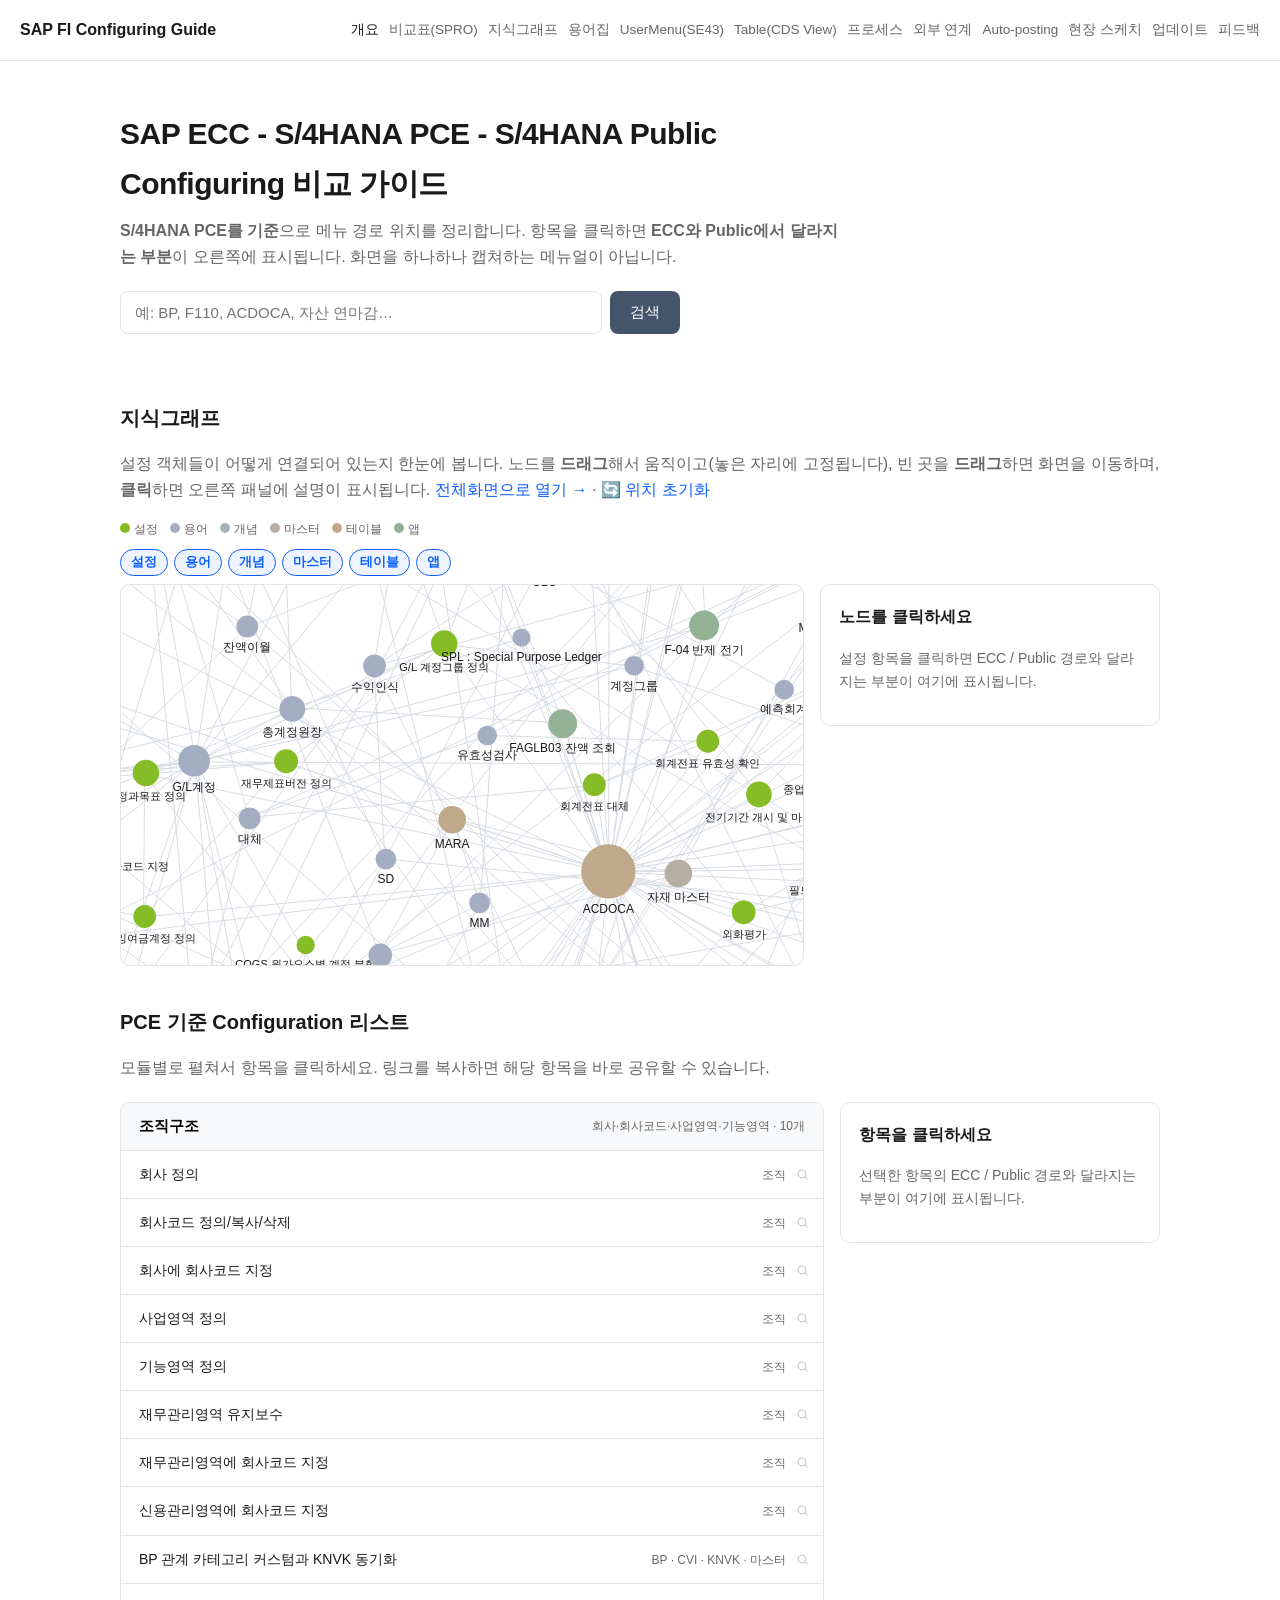
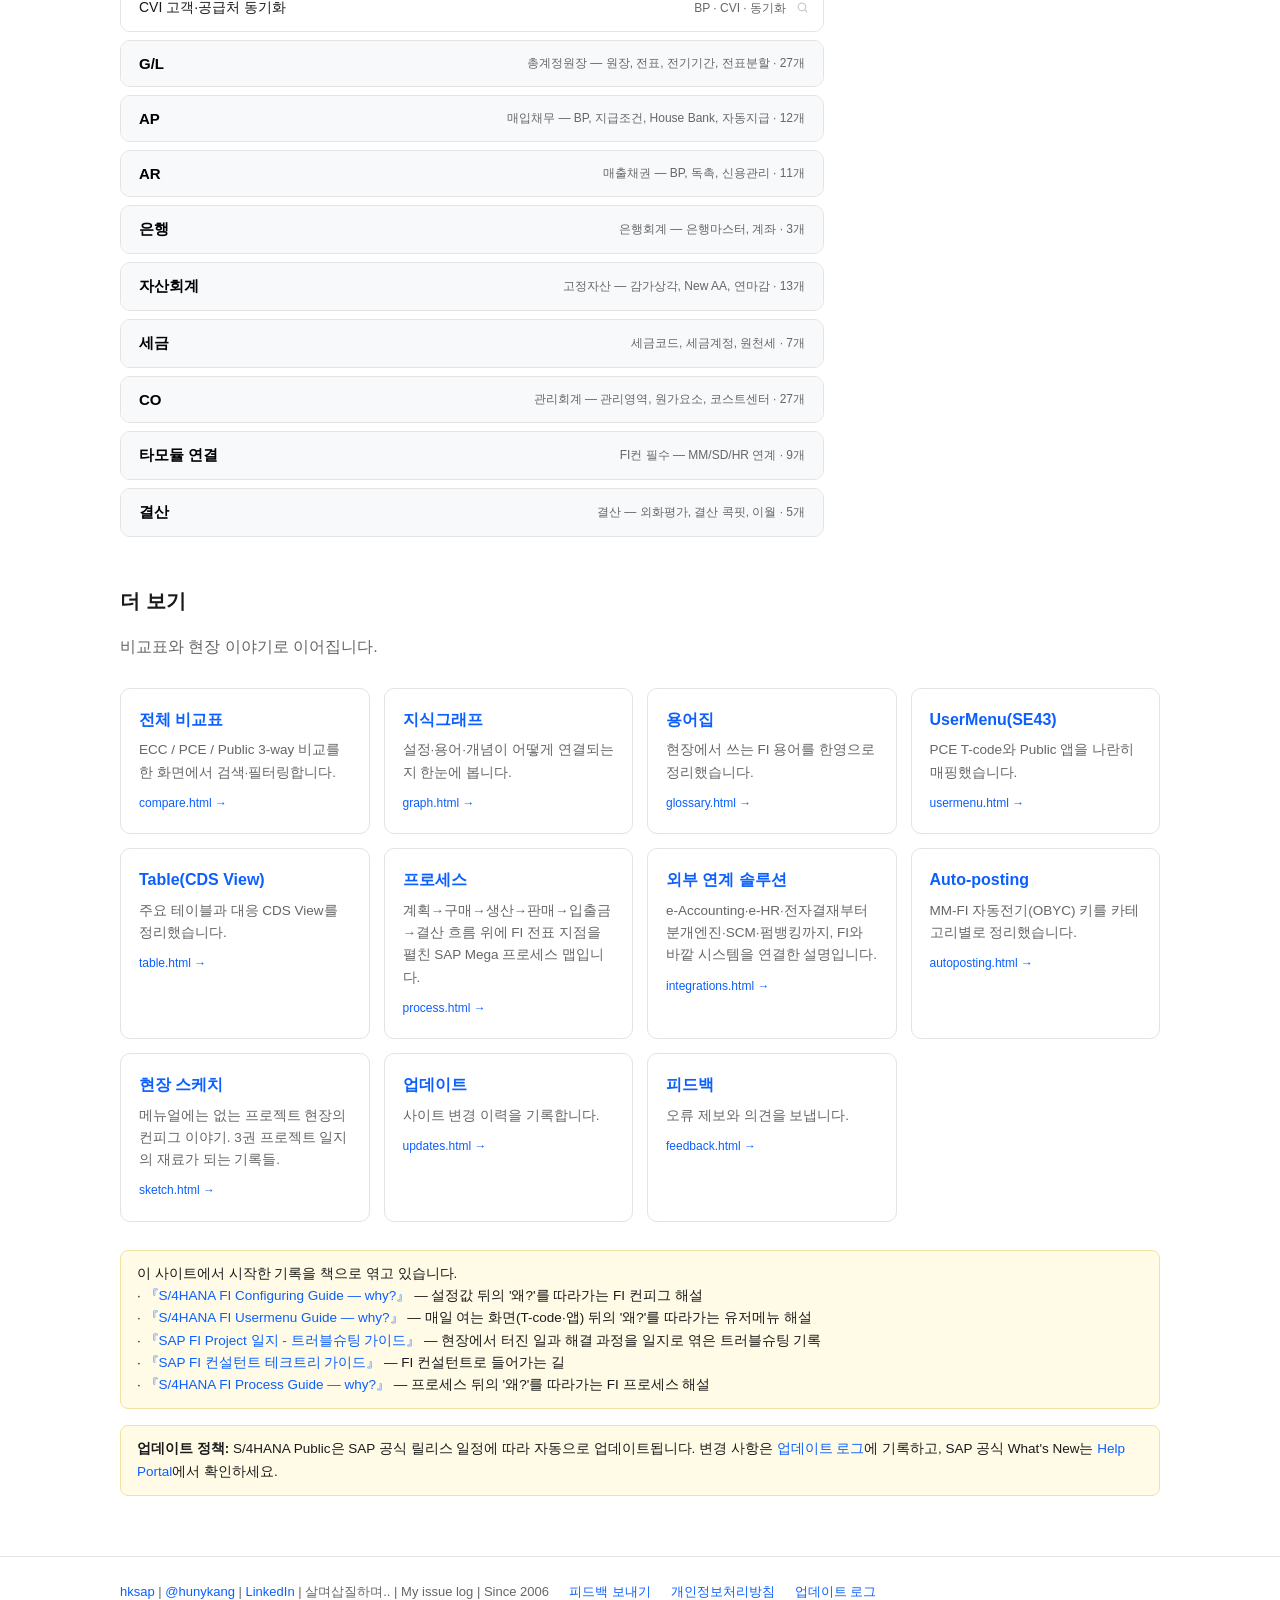
<file: index.html>
<!DOCTYPE html>
<html lang="ko">
<head>
<meta charset="UTF-8">
<meta name="viewport" content="width=device-width, initial-scale=1.0">
<title>SAP ECC - S/4HANA PCE - S/4HANA Public Configuring 비교 가이드</title>
<meta name="description" content="S/4HANA PCE 기준 컨피그 경로 가이드. 항목을 클릭하면 ECC와 Public에서 달라지는 부분이 표시됩니다. SAP FI 실무 비교 가이드.">
<!-- Google AdSense -->
<script async src="https://pagead2.googlesyndication.com/pagead/js/adsbygoogle.js?client=ca-pub-9919904969420259" crossorigin="anonymous"></script>
<link rel="stylesheet" href="style.css?v=20261020c">
<style>
.area-group { margin: 0 0 8px; border: 1px solid var(--line); border-radius: 10px; overflow: hidden; }
.area-head {
  width: 100%; text-align: left; padding: 14px 18px; font-size: 15px; font-weight: 700;
  background: var(--card); border: 0; cursor: pointer; display: flex; justify-content: space-between; align-items: center;
}
.area-head .n { font-size: 12px; color: var(--muted); font-weight: 400; }
.area-items { display: none; }
.area-group.open .area-items { display: block; }
.cfg-item {
  width: 100%; text-align: left; padding: 0; font-size: 14px; background: #fff;
  border: 0; border-top: 1px solid var(--line); display: flex; gap: 6px; align-items: center;
}
.cfg-sel {
  flex: 1; text-align: left; padding: 12px 0 12px 18px; font: inherit; color: inherit; background: none;
  border: 0; cursor: pointer; display: flex; gap: 10px; align-items: baseline; min-width: 0;
}
.cfg-item:hover { background: var(--accent-soft); }
.cfg-item.active { background: var(--accent-soft); box-shadow: inset 3px 0 0 var(--accent); }
.cfg-item .t { color: var(--muted); font-size: 12px; margin-left: auto; white-space: nowrap; }
.cfg-item .g-link { margin-right: 10px; }
.diff-badge { display: inline-block; font-size: 11px; padding: 2px 8px; border-radius: 20px; margin: 2px 4px 2px 0; }
.diff-badge.yes { background: #fff8e1; color: #7a6c00; border: 1px solid #f0e2a0; }
.diff-badge.same { background: #eef1f4; color: #666; border: 1px solid #dfe3e8; }
.diff-badge.checking { background: #e8f7ef; color: #0a7a42; border: 1px solid #bfe6cf; }
.diff-badge.nouse { background: #fdecec; color: #b3261e; border: 1px solid #f5c6c2; }
#side { position: sticky; top: 76px; align-self: flex-start; max-height: calc(100vh - 100px); overflow-y: auto; }
@media (max-width: 760px) { #side { position: static; max-height: none; } }
.panel-back{border:1px solid var(--line);background:var(--card);color:var(--muted);border-radius:999px;font-size:11.5px;font-weight:400;padding:3px 10px;cursor:pointer}
canvas.flash-outline{outline:3px solid #86BC25;outline-offset:2px}
.cfg-item.flash{outline:3px solid #86BC25;outline-offset:2px}
</style>
</head>
<body>
<header class="site-header">
  <div class="wrap">
    <a class="brand" href="index.html">SAP FI Configuring Guide <span class="brand-sub">- ECC/PCE/PUBLIC</span></a>
    <nav class="nav">
      <a href="index.html" class="active">개요</a>
      <a href="compare.html">비교표(SPRO)</a>
      <a href="graph.html">지식그래프</a>
      <a href="glossary.html">용어집</a>
      <a href="usermenu.html">UserMenu(SE43)</a>
      <a href="table.html">Table(CDS View)</a>
      <a href="process.html">프로세스</a>
      <a href="integrations.html">외부 연계</a>
      <a href="autoposting.html">Auto-posting</a>
      <a href="sketch.html">현장 스케치</a>
      <a href="updates.html">업데이트</a>
      <a href="feedback.html">피드백</a>
    </nav>
  </div>
</header>

<main class="wrap">
  <section class="hero">
    <h1>SAP ECC - S/4HANA PCE - S/4HANA Public<br>Configuring 비교 가이드</h1>
    <p><strong>S/4HANA PCE를 기준</strong>으로 메뉴 경로 위치를 정리합니다. 항목을 클릭하면 <strong>ECC와 Public에서 달라지는 부분</strong>이 오른쪽에 표시됩니다. 화면을 하나하나 캡쳐하는 메뉴얼이 아닙니다.</p>
    <div class="searchbar">
      <input id="q" type="search" placeholder="예: BP, F110, ACDOCA, 자산 연마감…" aria-label="사이트 검색">
      <button onclick="goCompare()">검색</button>
    </div>
  </section>

  <h2 class="section">지식그래프</h2>
  <p class="lead">설정 객체들이 어떻게 연결되어 있는지 한눈에 봅니다. 노드를 <strong>드래그</strong>해서 움직이고(놓은 자리에 고정됩니다), 빈 곳을 <strong>드래그</strong>하면 화면을 이동하며, <strong>클릭</strong>하면 오른쪽 패널에 설명이 표시됩니다. <a href="graph.html">전체화면으로 열기 →</a> · <a href="#" id="graph-reset">🔄 위치 초기화</a></p>
  <div class="legend">
    <span><span class="dot" style="background:#86BC25"></span>설정</span>
    <span><span class="dot" style="background:#a3aec2"></span>용어</span>
    <span><span class="dot" style="background:#9fb6bd"></span>개념</span>
    <span><span class="dot" style="background:#b5aea1"></span>마스터</span>
    <span><span class="dot" style="background:#c0a98a"></span>테이블</span>
    <span><span class="dot" style="background:#93b295"></span>앱</span>
  </div>
  <div class="rel-chips" id="top-type-chips" style="margin-bottom:8px"></div>
  <div class="top-graph-layout">
    <div class="graph-box" style="border:1px solid var(--line);border-radius:10px;overflow:hidden;background:#fff">
      <canvas id="top-graph" style="width:100%;display:block;cursor:grab;touch-action:pan-y"></canvas>
    </div>
    <aside class="graph-side" id="graph-side">
      <h3>노드를 클릭하세요</h3>
      <p class="lead">설정 항목을 클릭하면 ECC / Public 경로와 달라지는 부분이 여기에 표시됩니다.</p>
    </aside>
  </div>

  <h2 class="section">PCE 기준 Configuration 리스트</h2>
  <p class="lead">모듈별로 펼쳐서 항목을 클릭하세요. 링크를 복사하면 해당 항목을 바로 공유할 수 있습니다.</p>

  <div class="graph-layout">
    <div style="flex:1" id="list"></div>
    <aside class="graph-side" id="side">
      <h3>항목을 클릭하세요</h3>
      <p class="lead">선택한 항목의 ECC / Public 경로와 달라지는 부분이 여기에 표시됩니다.</p>
    </aside>
  </div>

  <h2 class="section">더 보기</h2>
  <p class="lead">비교표와 현장 이야기로 이어집니다.</p>
  <div class="grid">
    <a class="card" href="compare.html">
      <h3>전체 비교표</h3>
      <p>ECC / PCE / Public 3-way 비교를 한 화면에서 검색·필터링합니다.</p>
      <span class="count">compare.html →</span>
    </a>
    <a class="card" href="graph.html">
      <h3>지식그래프</h3>
      <p>설정·용어·개념이 어떻게 연결되는지 한눈에 봅니다.</p>
      <span class="count">graph.html →</span>
    </a>
    <a class="card" href="glossary.html">
      <h3>용어집</h3>
      <p>현장에서 쓰는 FI 용어를 한영으로 정리했습니다.</p>
      <span class="count">glossary.html →</span>
    </a>
    <a class="card" href="usermenu.html">
      <h3>UserMenu(SE43)</h3>
      <p>PCE T-code와 Public 앱을 나란히 매핑했습니다.</p>
      <span class="count">usermenu.html →</span>
    </a>
    <a class="card" href="table.html">
      <h3>Table(CDS View)</h3>
      <p>주요 테이블과 대응 CDS View를 정리했습니다.</p>
      <span class="count">table.html →</span>
    </a>
    <a class="card" href="process.html">
      <h3>프로세스</h3>
      <p>계획→구매→생산→판매→입출금→결산 흐름 위에 FI 전표 지점을 펼친 SAP Mega 프로세스 맵입니다.</p>
      <span class="count">process.html →</span>
    </a>
    <a class="card" href="integrations.html">
      <h3>외부 연계 솔루션</h3>
      <p>e-Accounting·e-HR·전자결재부터 분개엔진·SCM·펌뱅킹까지, FI와 바깥 시스템을 연결한 설명입니다.</p>
      <span class="count">integrations.html →</span>
    </a>
    <a class="card" href="autoposting.html">
      <h3>Auto-posting</h3>
      <p>MM-FI 자동전기(OBYC) 키를 카테고리별로 정리했습니다.</p>
      <span class="count">autoposting.html →</span>
    </a>
    <a class="card" href="sketch.html">
      <h3>현장 스케치</h3>
      <p>메뉴얼에는 없는 프로젝트 현장의 컨피그 이야기. 3권 프로젝트 일지의 재료가 되는 기록들.</p>
      <span class="count">sketch.html →</span>
    </a>
    <a class="card" href="updates.html">
      <h3>업데이트</h3>
      <p>사이트 변경 이력을 기록합니다.</p>
      <span class="count">updates.html →</span>
    </a>
    <a class="card" href="feedback.html">
      <h3>피드백</h3>
      <p>오류 제보와 의견을 보냅니다.</p>
      <span class="count">feedback.html →</span>
    </a>
  </div>

  <div class="note" id="books" style="margin-top:12px">이 사이트에서 시작한 기록을 책으로 엮고 있습니다.<br>· <a href="https://wikidocs.net/book/21587" target="_blank" rel="noopener">『S/4HANA FI Configuring Guide — why?』</a> — 설정값 뒤의 '왜?'를 따라가는 FI 컨피그 해설<br>· <a href="https://wikidocs.net/book/21803" target="_blank" rel="noopener">『S/4HANA FI Usermenu Guide — why?』</a> — 매일 여는 화면(T-code·앱) 뒤의 '왜?'를 따라가는 유저메뉴 해설<br>· <a href="https://wikidocs.net/book/22102" target="_blank" rel="noopener">『SAP FI Project 일지 - 트러블슈팅 가이드』</a> — 현장에서 터진 일과 해결 과정을 일지로 엮은 트러블슈팅 기록<br>· <a href="https://wikidocs.net/book/21667" target="_blank" rel="noopener">『SAP FI 컨설턴트 테크트리 가이드』</a> — FI 컨설턴트로 들어가는 길<br>· <a href="https://wikidocs.net/book/22335" target="_blank" rel="noopener">『S/4HANA FI Process Guide — why?』</a> — 프로세스 뒤의 '왜?'를 따라가는 FI 프로세스 해설</div>

  <div class="note">
    <strong>업데이트 정책:</strong> S/4HANA Public은 SAP 공식 릴리스 일정에 따라 자동으로 업데이트됩니다.
    변경 사항은 <a href="updates.html">업데이트 로그</a>에 기록하고,
    SAP 공식 What's New는 <a href="http://help.sap.com/doc/ce01d82756b947a1a043a5d5a3204226/latest/" target="_blank" rel="noopener">Help Portal</a>에서 확인하세요.
  </div>
</main>

<footer class="site-footer">
  <div class="wrap">
    <span><a href="https://hksap.tistory.com" target="_blank" rel="noopener">hksap</a> | <a href="https://x.com/hunykang" target="_blank" rel="noopener">@hunykang</a> | <a href="https://www.linkedin.com/in/heonkyu-kang-2a615031/" target="_blank" rel="noopener">LinkedIn</a> | 살며삽질하며.. | My issue log | Since 2006</span>
    <a href="feedback.html">피드백 보내기</a>
    <a href="privacy.html">개인정보처리방침</a>
    <a href="updates.html">업데이트 로그</a>
    <span id="visit-counter" style="display:none;margin-left:auto"></span>
  </div>
</footer>

<script src="data.js?v=20261111a"></script>
<script src="glossary.js?v=20261126a"></script>
<script src="graph-widget.js?v=20261025b"></script>
<script src="graph-panel.js?v=20261024c"></script>
<script>
// 맨 위 지식그래프: 클릭하면 오른쪽 패널에 설명 표시 (스크롤 이동 없음)
let graphPanel = null;
const gApi = initGraph('top-graph', {
  height: 380,
  ticks: 80,
  onSelect: function (n) { if (graphPanel) graphPanel.onSelect(n); }
});
graphPanel = initGraphPanel(gApi, document.getElementById('graph-side'), {
  afterEntry: function (e) {
    return `<p style="margin-top:12px;font-size:13px"><a href="#" onclick="jumpToList('${e.id}');return false;">📋 아래 리스트에서 보기 →</a></p>`;
  }
});
function jumpToList(id) {
  const btn = document.querySelector('.cfg-item[data-id="' + CSS.escape(id) + '"]');
  if (!btn) return;
  btn.closest('.area-group').classList.add('open');
  selectItem(id, true);
  setTimeout(() => btn.scrollIntoView({ block: 'center', behavior: 'smooth' }), 100);
}
document.getElementById('graph-reset').addEventListener('click', ev => {
  ev.preventDefault();
  gApi.unpinAll();
});
// 미니 그래프 노드 종류 토글 칩
(function () {
  const box = document.getElementById('top-type-chips');
  const defs = [['entry', '설정'], ['term', '용어'], ['concept', '개념'], ['master', '마스터'], ['table', '테이블'], ['app', '앱']];
  box.innerHTML = defs.map(([t, label]) => `<button data-type="${t}" class="on">${label}</button>`).join('');
  box.addEventListener('click', ev => {
    const b = ev.target.closest('button');
    if (!b) return;
    const on = !b.classList.contains('on');
    b.classList.toggle('on', on);
    gApi.setTypeVisible(b.dataset.type, on);
  });
})();
</script>
<script>
const AREAS = ["조직구조", "G/L", "AP", "AR", "은행", "자산회계", "세금", "CO", "타모듈 연결", "결산"];
const AREA_DESC = {
  "조직구조": "회사·회사코드·사업영역·기능영역",
  "G/L": "총계정원장 — 원장, 전표, 전기기간, 전표분할",
  "AP": "매입채무 — BP, 지급조건, House Bank, 자동지급",
  "AR": "매출채권 — BP, 독촉, 신용관리",
  "은행": "은행회계 — 은행마스터, 계좌",
  "자산회계": "고정자산 — 감가상각, New AA, 연마감",
  "세금": "세금코드, 세금계정, 원천세",
  "CO": "관리회계 — 관리영역, 원가요소, 코스트센터",
  "타모듈 연결": "FI컨 필수 — MM/SD/HR 연계",
  "결산": "결산 — 외화평가, 결산 콕핏, 이월"
};
const listEl = document.getElementById('list');
const sideEl = document.getElementById('side');

function esc(s) { return String(s).replace(/&/g, '&amp;').replace(/</g, '&lt;'); }
function gIcon(item) {
  return `<a class="g-link" href="https://www.google.com/search?q=${encodeURIComponent('SAP ' + item)}" target="_blank" rel="noopener" title="Google에서 '${esc(item)}' 검색"><svg width="13" height="13" viewBox="0 0 24 24" fill="none" stroke="currentColor" stroke-width="2.4" stroke-linecap="round"><circle cx="11" cy="11" r="7"/><path d="M20 20l-3.5-3.5"/></svg></a>`;
}

AREAS.forEach((a, idx) => {
  const items = GUIDE_DATA.filter(e => e.area === a);
  if (!items.length) return;
  const g = document.createElement('div');
  g.className = 'area-group' + (idx === 0 ? ' open' : '');
  g.innerHTML = `<button class="area-head">${esc(a)} <span class="n">${esc(AREA_DESC[a] || '')} · ${items.length}개</span></button>
    <div class="area-items">${items.map(e =>
      `<div class="cfg-item" data-id="${e.id}"><button class="cfg-sel"><span>${esc(e.item)}</span><span class="t">${e.tags.map(esc).join(' · ')}</span></button>${gIcon(e.item)}</div>`
    ).join('')}</div>`;
  g.querySelector('.area-head').addEventListener('click', () => g.classList.toggle('open'));
  listEl.appendChild(g);
});

listEl.addEventListener('click', ev => {
  if (ev.target.closest('.g-link')) return;
  const btn = ev.target.closest('.cfg-item');
  if (btn) selectItem(btn.dataset.id, true);
});

sideEl.addEventListener('click', ev => { const b = ev.target.closest('[data-back-list]'); if (!b) return; const it = document.querySelector('.cfg-item.active'); if (it) { it.scrollIntoView({ behavior: 'smooth', block: 'center' }); it.classList.add('flash'); setTimeout(() => it.classList.remove('flash'), 1600); } });
function selectItem(id, push) {
  const e = GUIDE_DATA.find(x => x.id === id);
  if (!e) return;
  document.querySelectorAll('.cfg-item').forEach(b => b.classList.toggle('active', b.dataset.id === id));
  sideEl.innerHTML = gpDetailHTML(e, '') + '<div style="margin-top:10px"><button class="panel-back" data-back-list>↑ 목록으로 돌아가기</button></div>';
  if (push) history.replaceState(null, '', '#' + id);
  if (window.innerWidth <= 760) sideEl.scrollIntoView({ behavior: 'smooth', block: 'nearest' });
}
// 딥링킹: #id 로 바로 열기
const initial = location.hash.replace('#', '');
if (initial) {
  const btn = document.querySelector(`.cfg-item[data-id="${CSS.escape(initial)}"]`);
  if (btn) {
    btn.closest('.area-group').classList.add('open');
    selectItem(initial, false);
    setTimeout(() => btn.scrollIntoView({ block: 'center' }), 300);
  }
}
function goCompare() {
  const q = document.getElementById('q').value.trim();
  location.href = 'compare.html' + (q ? '?q=' + encodeURIComponent(q) : '');
}
document.getElementById('q').addEventListener('keydown', e => { if (e.key === 'Enter') goCompare(); });
</script>
<script src="counter.js?v=202610061759"></script>
</body>
</html>
</file>
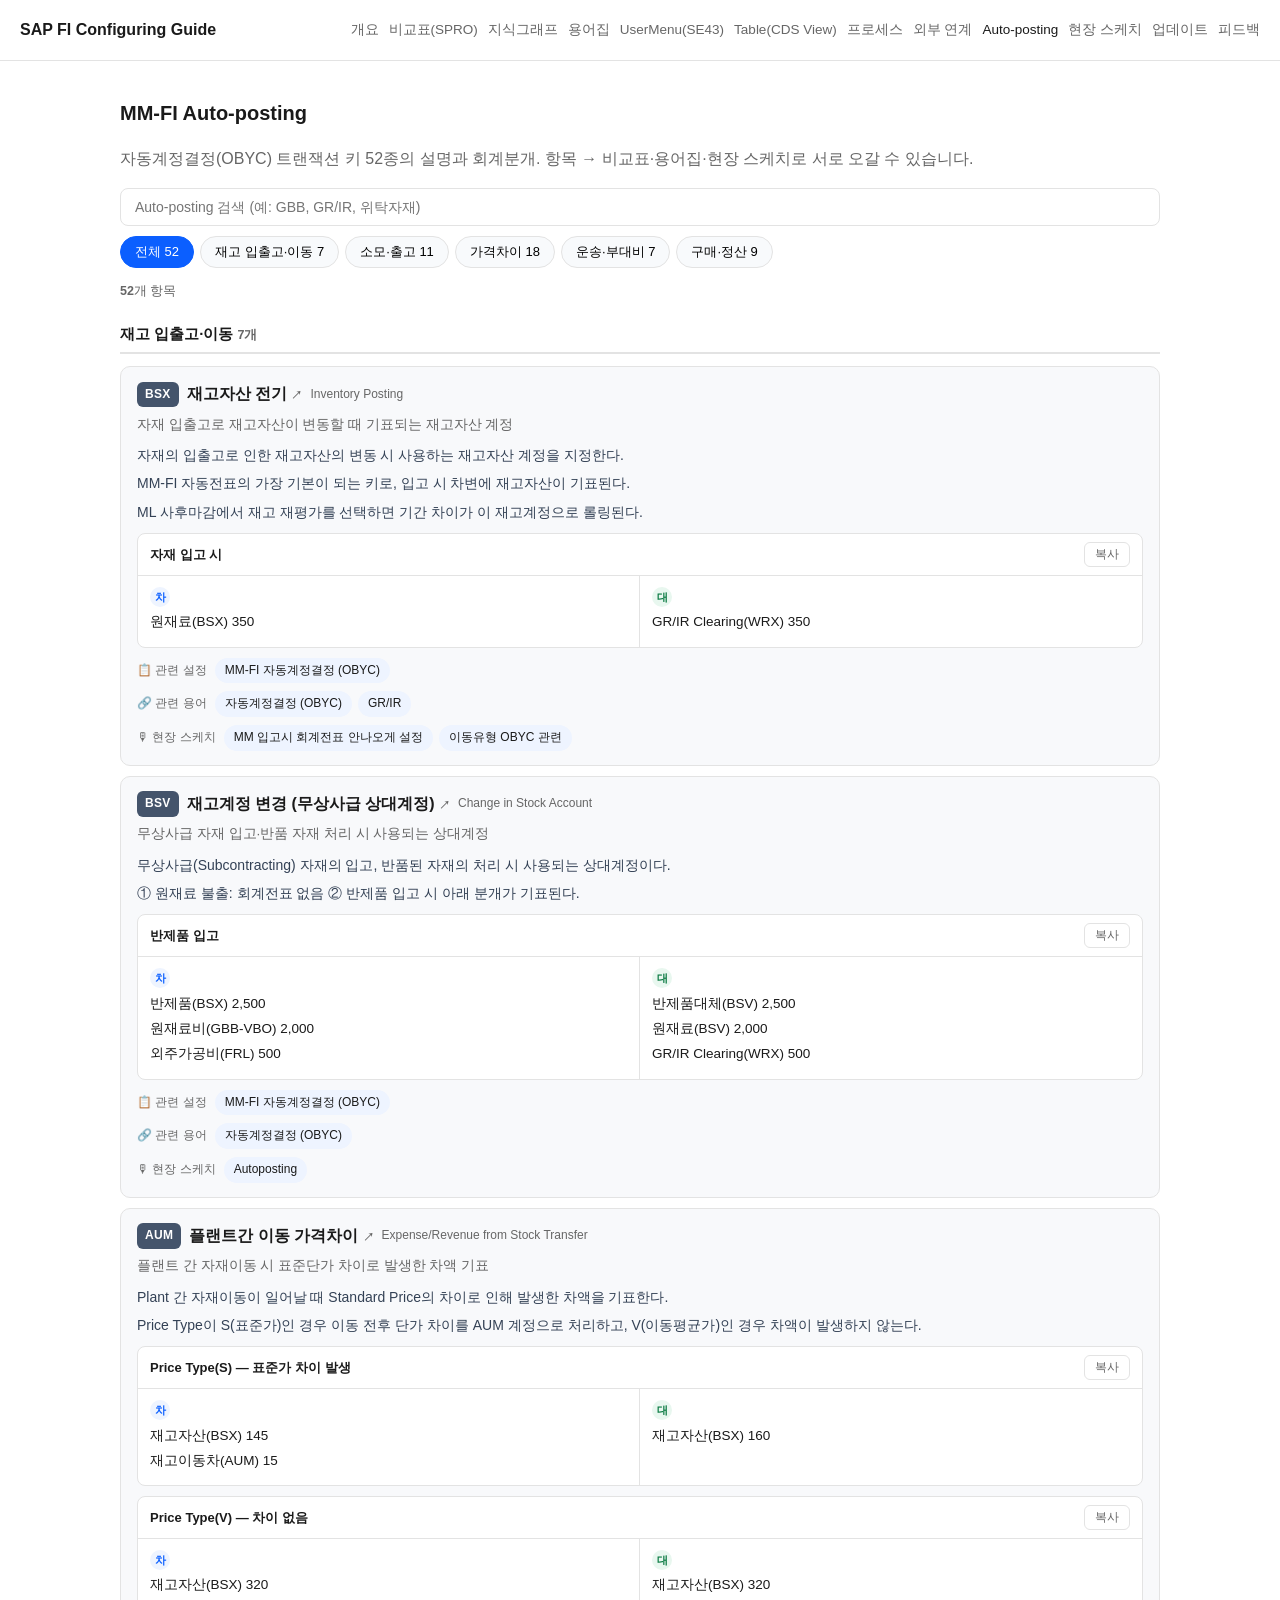
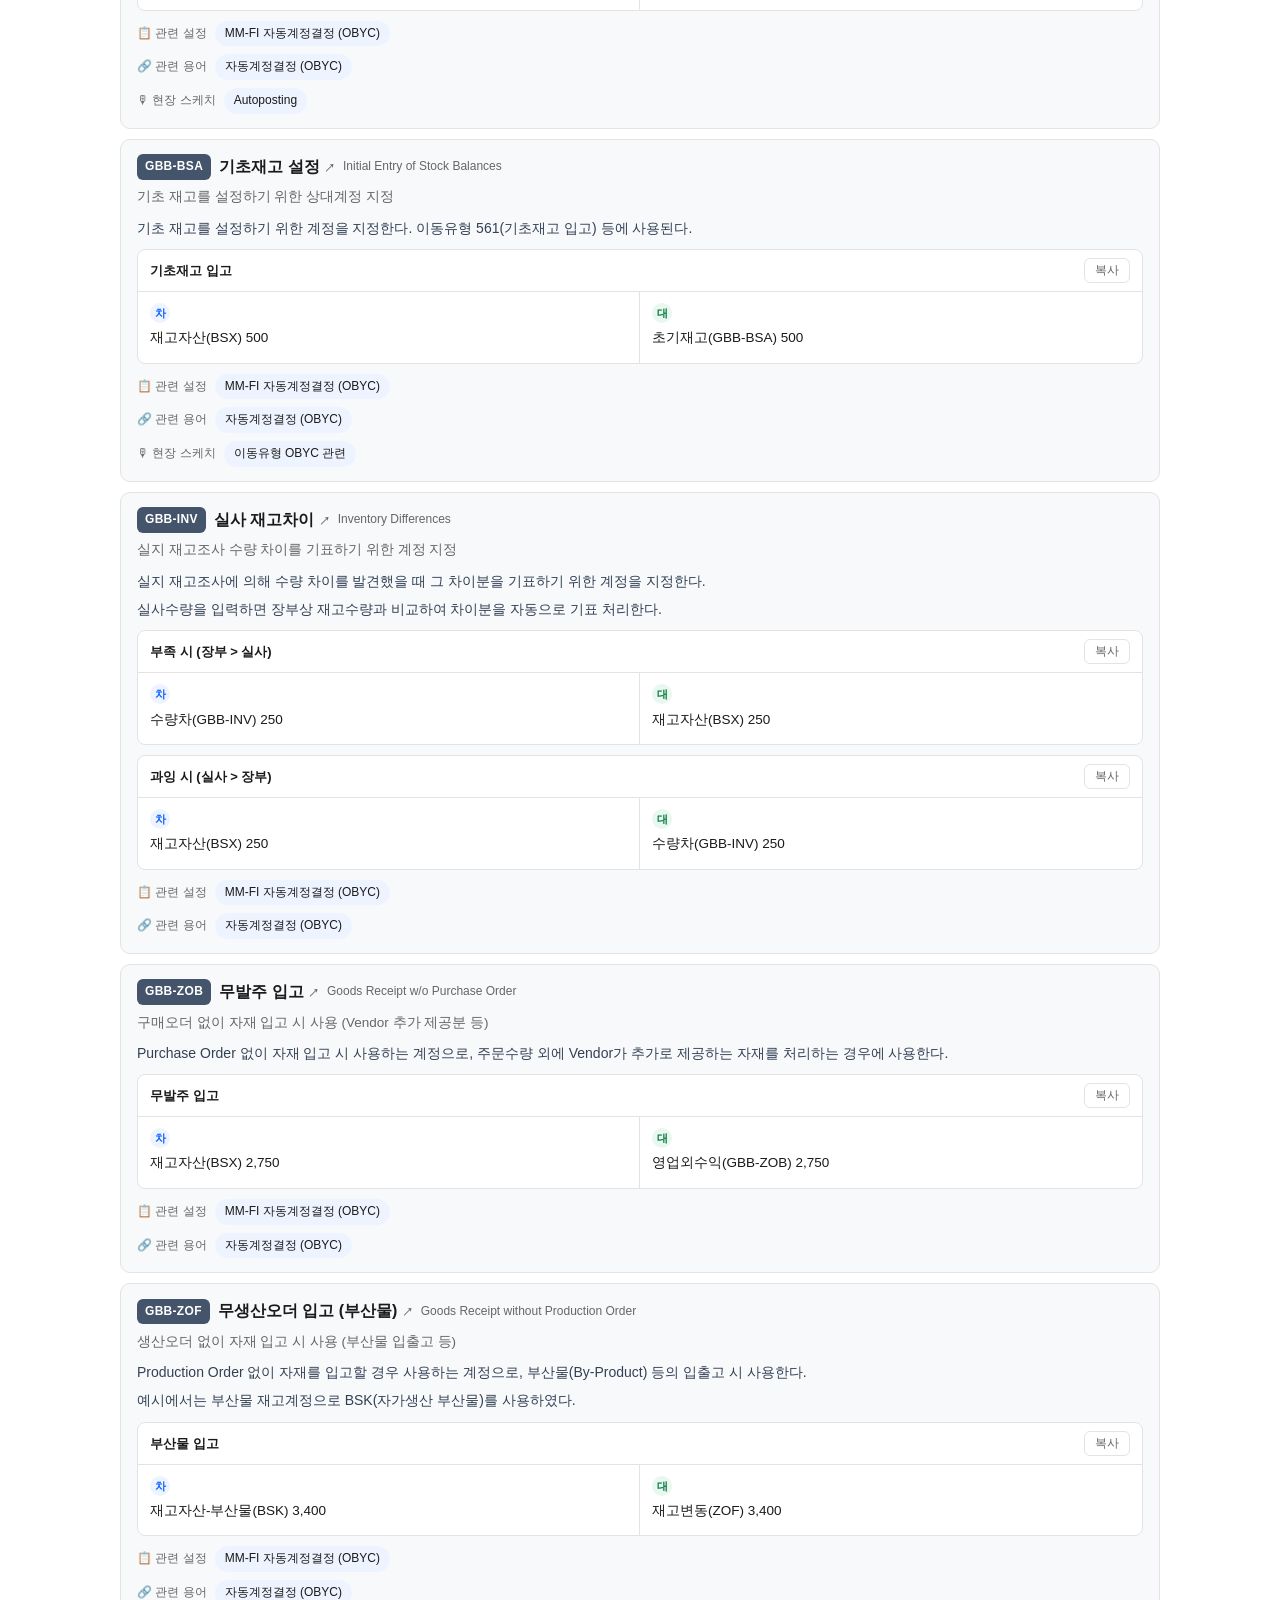
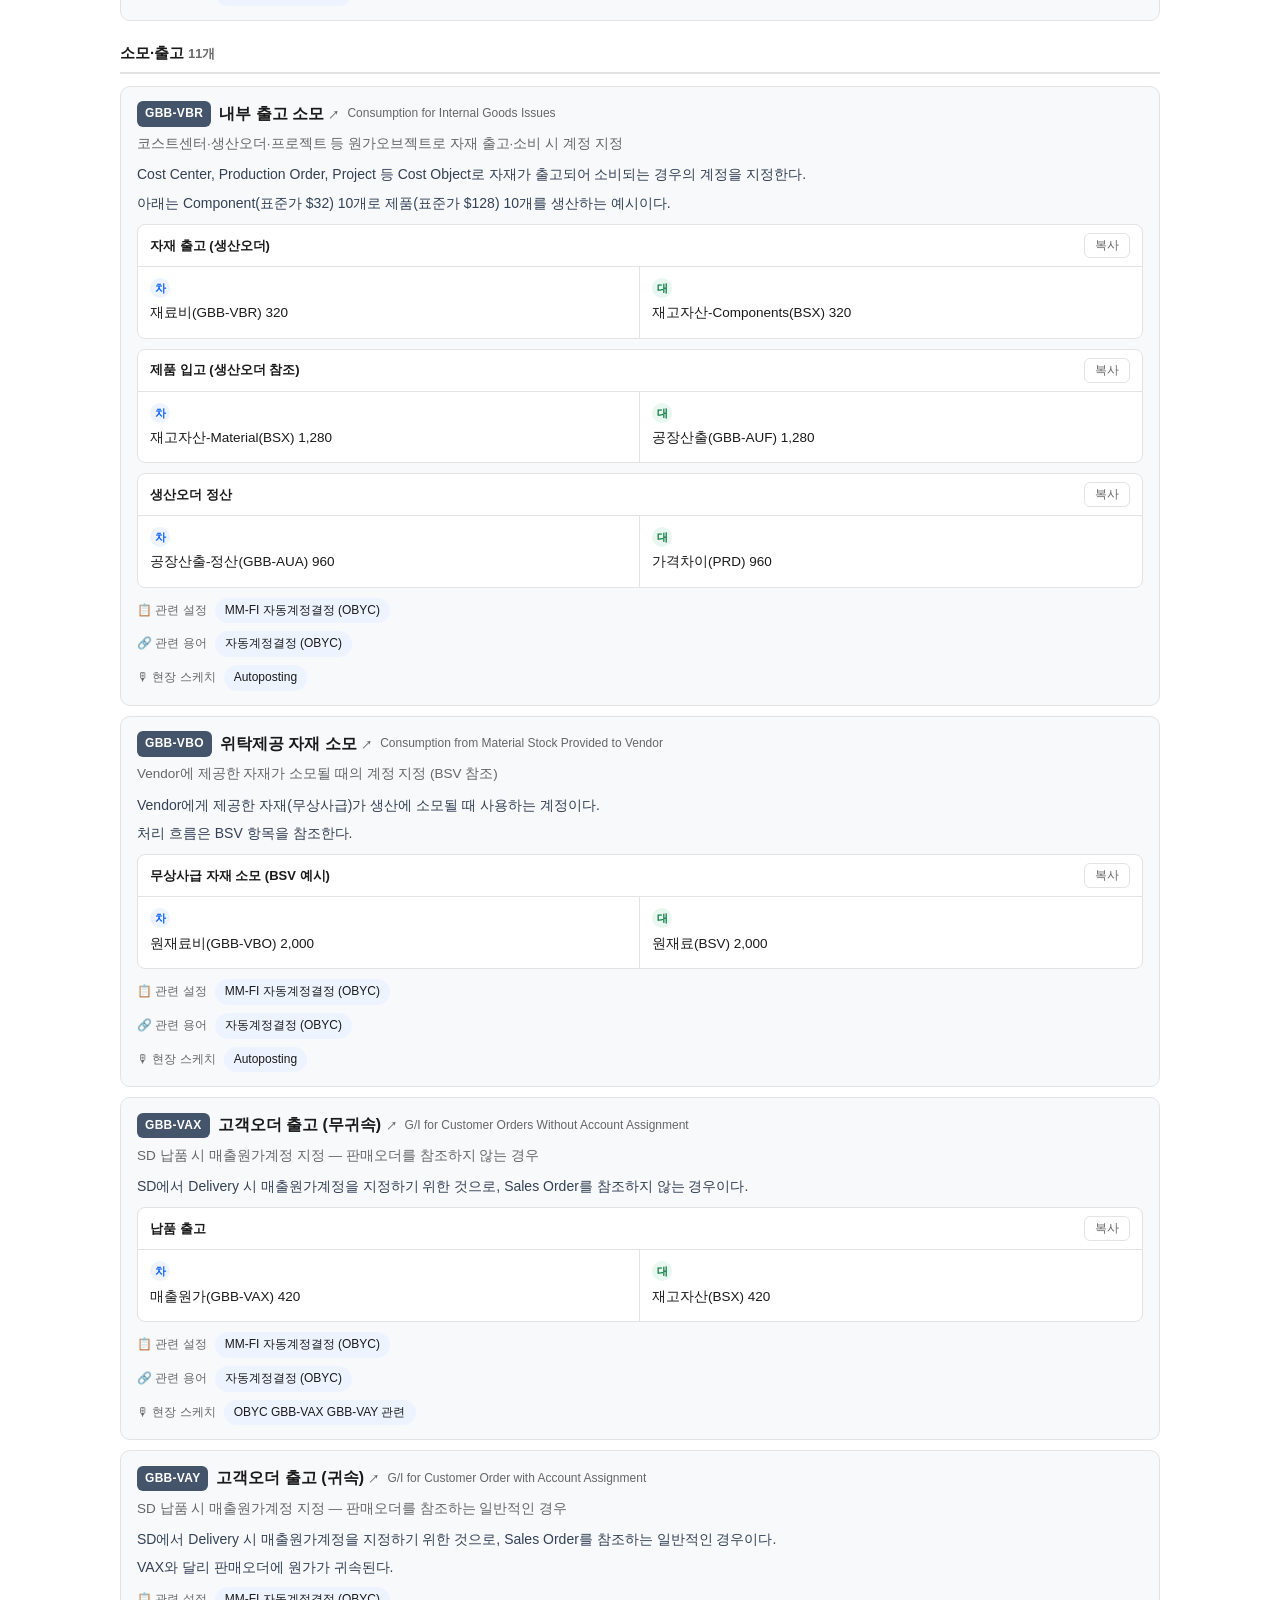
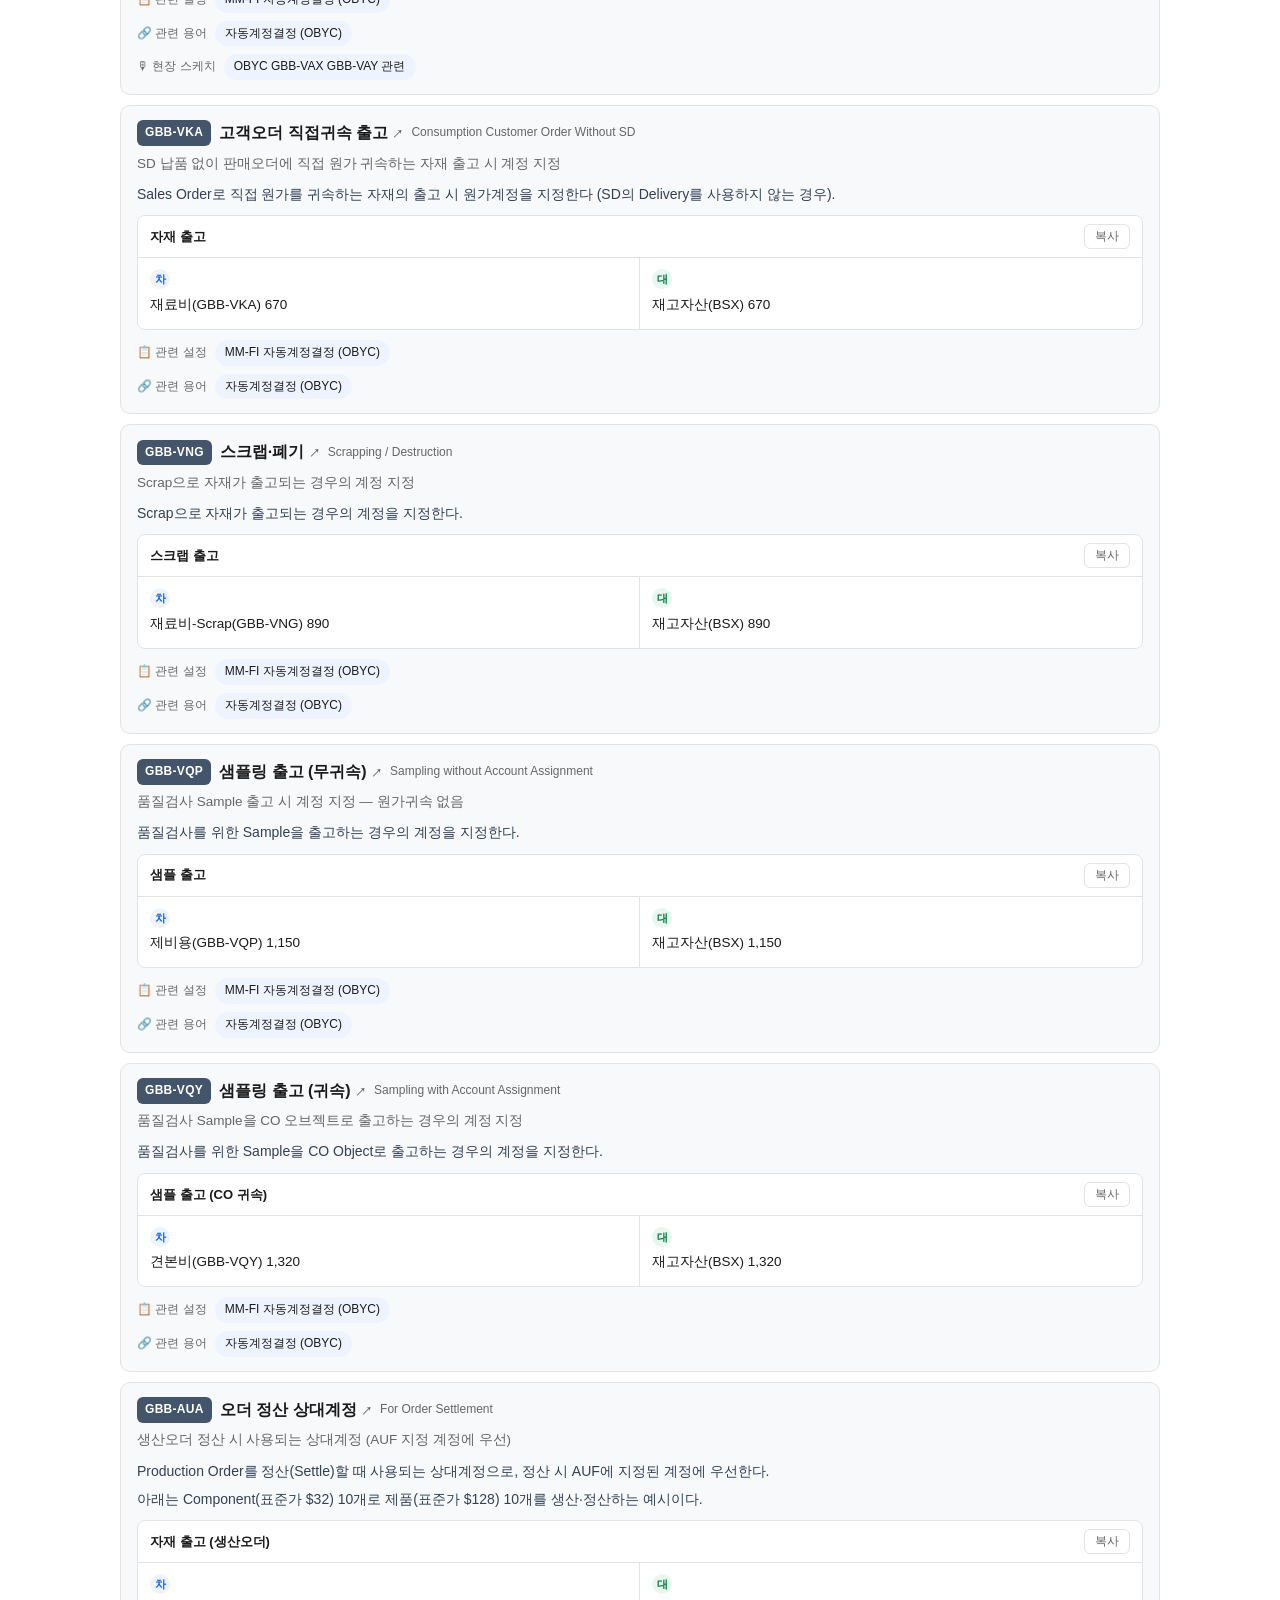
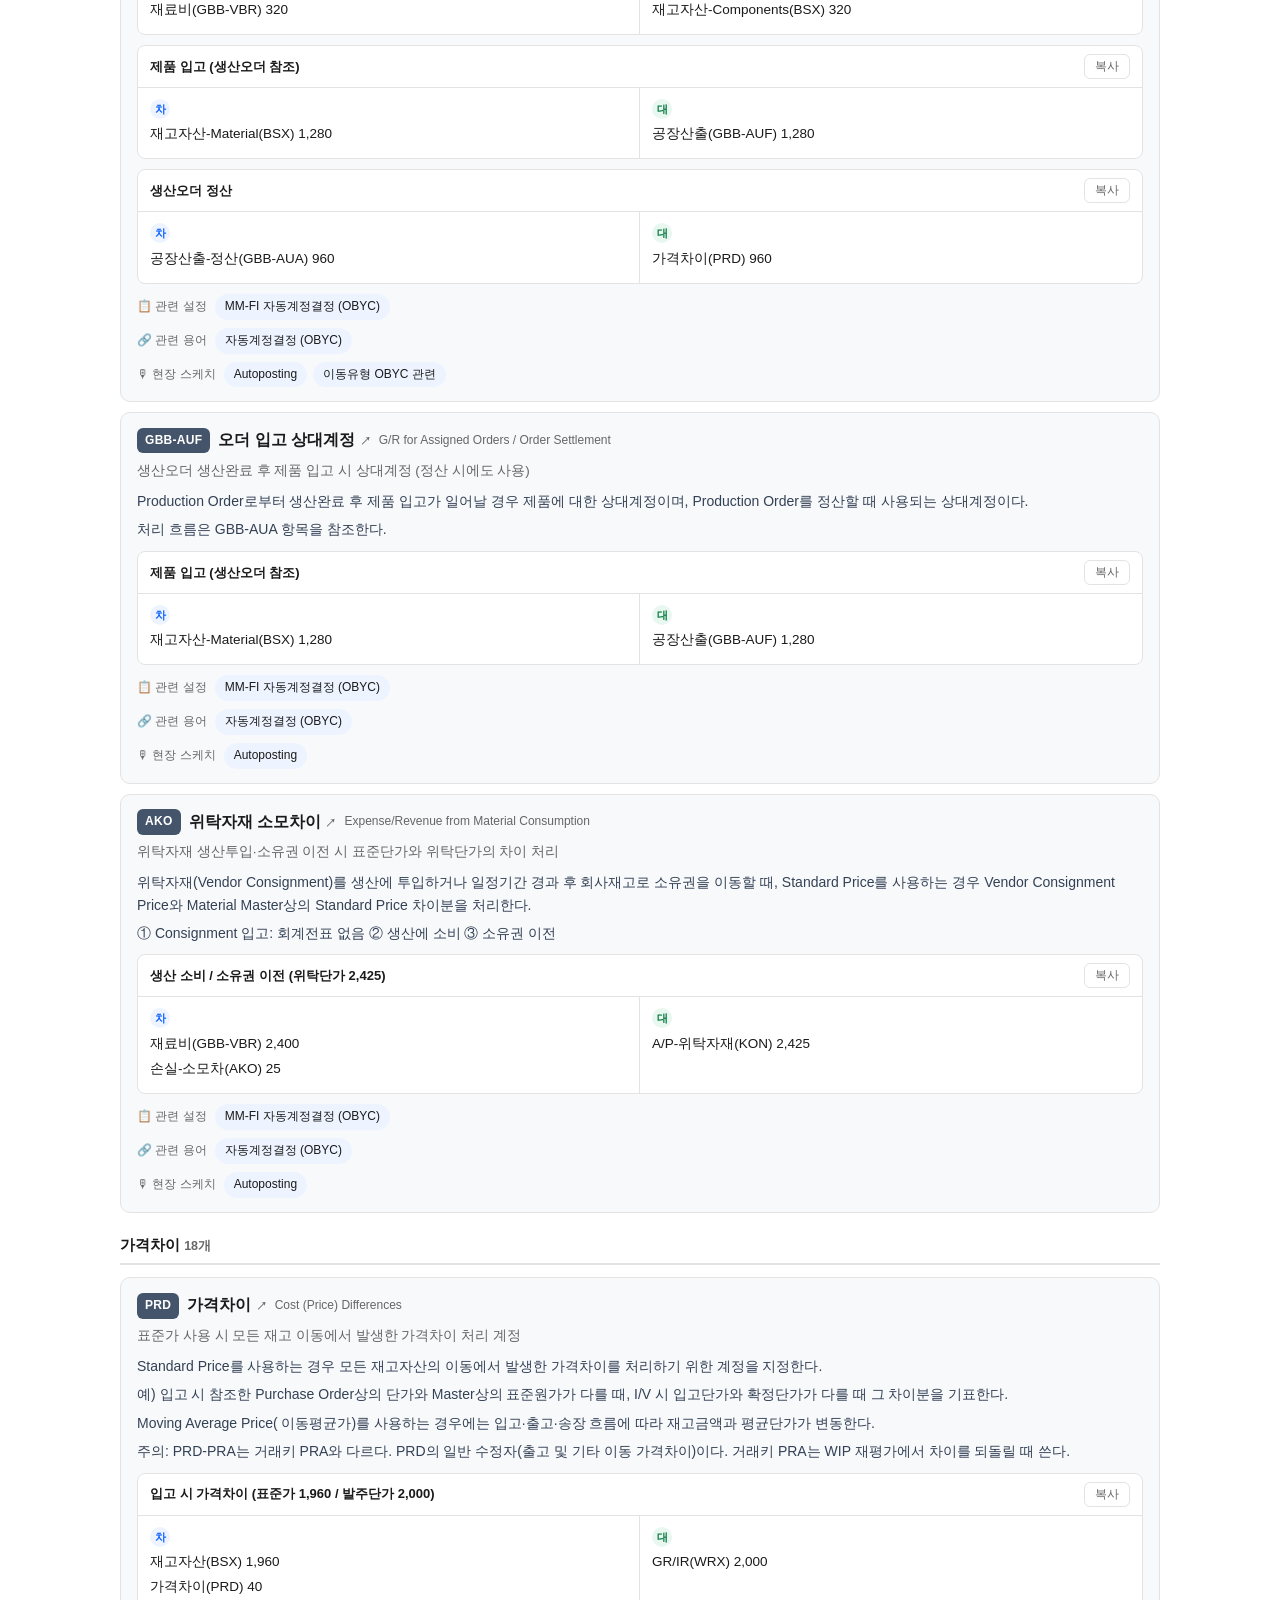
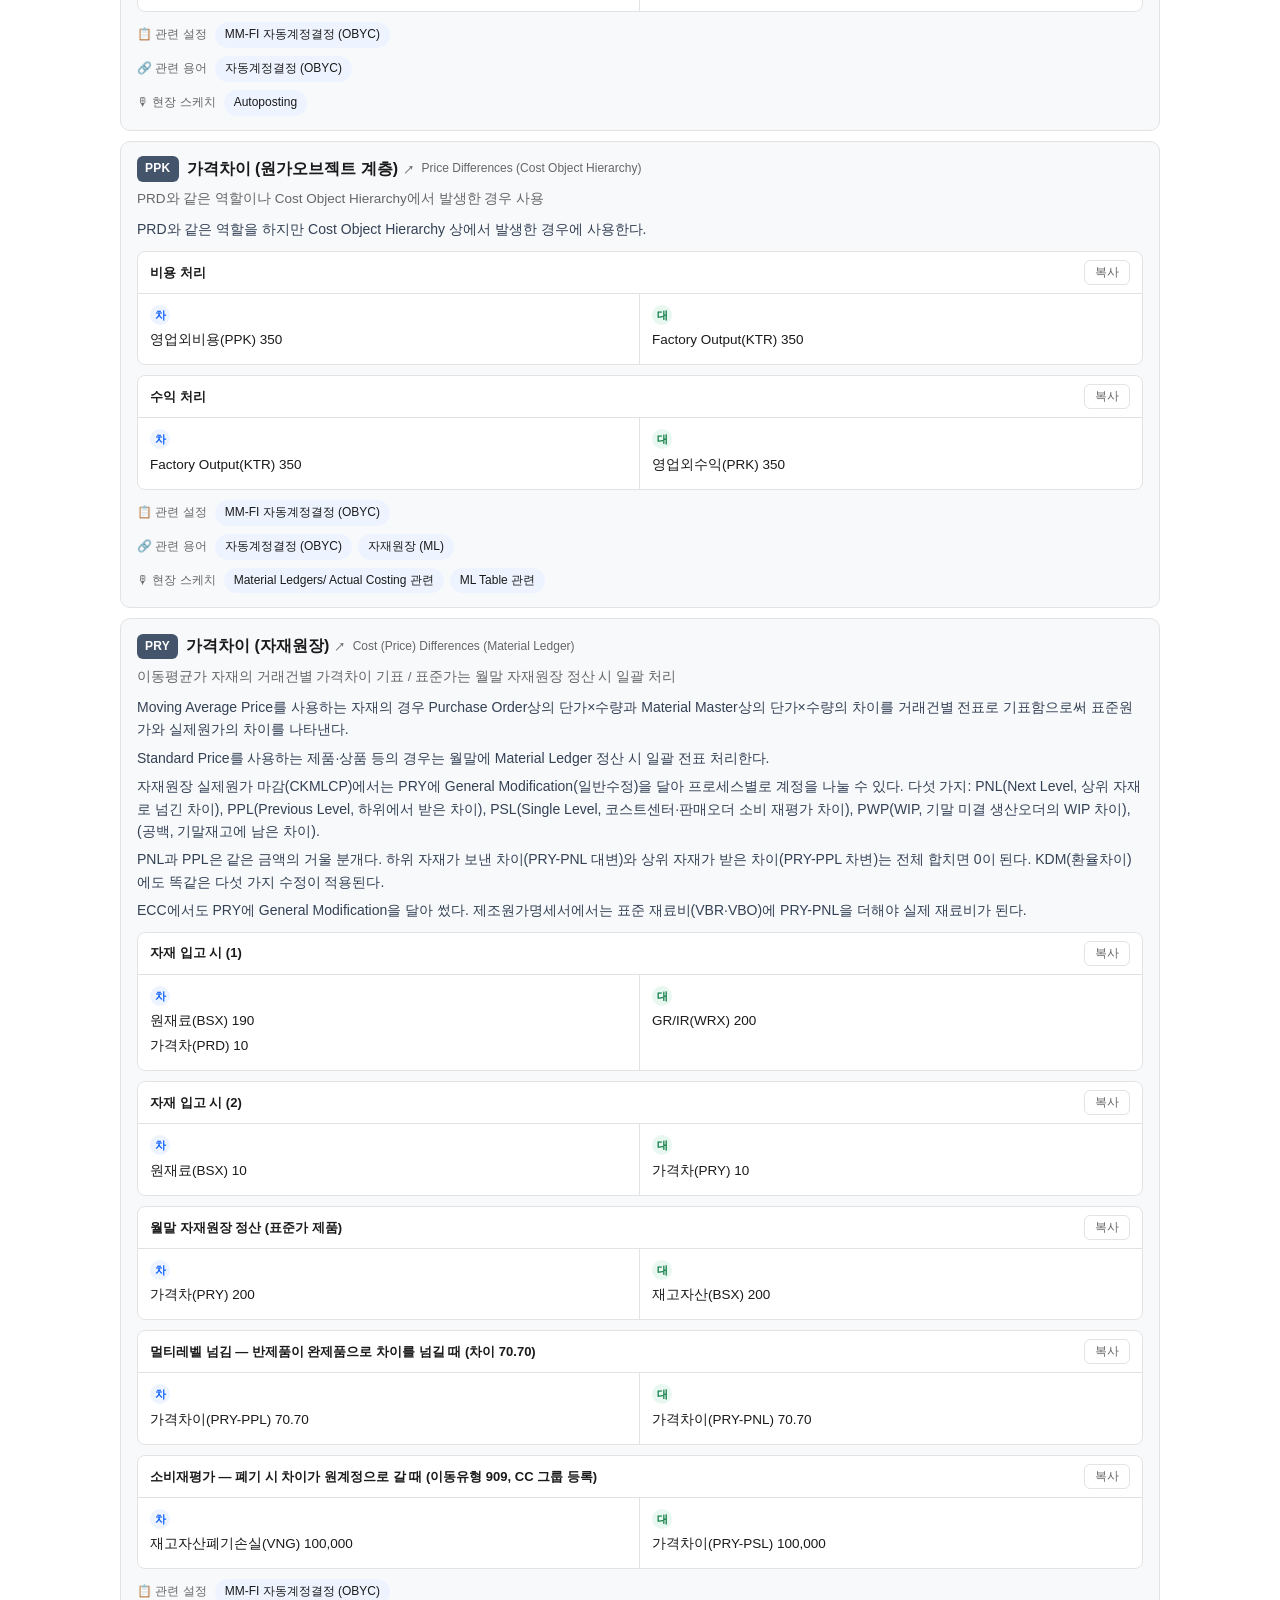
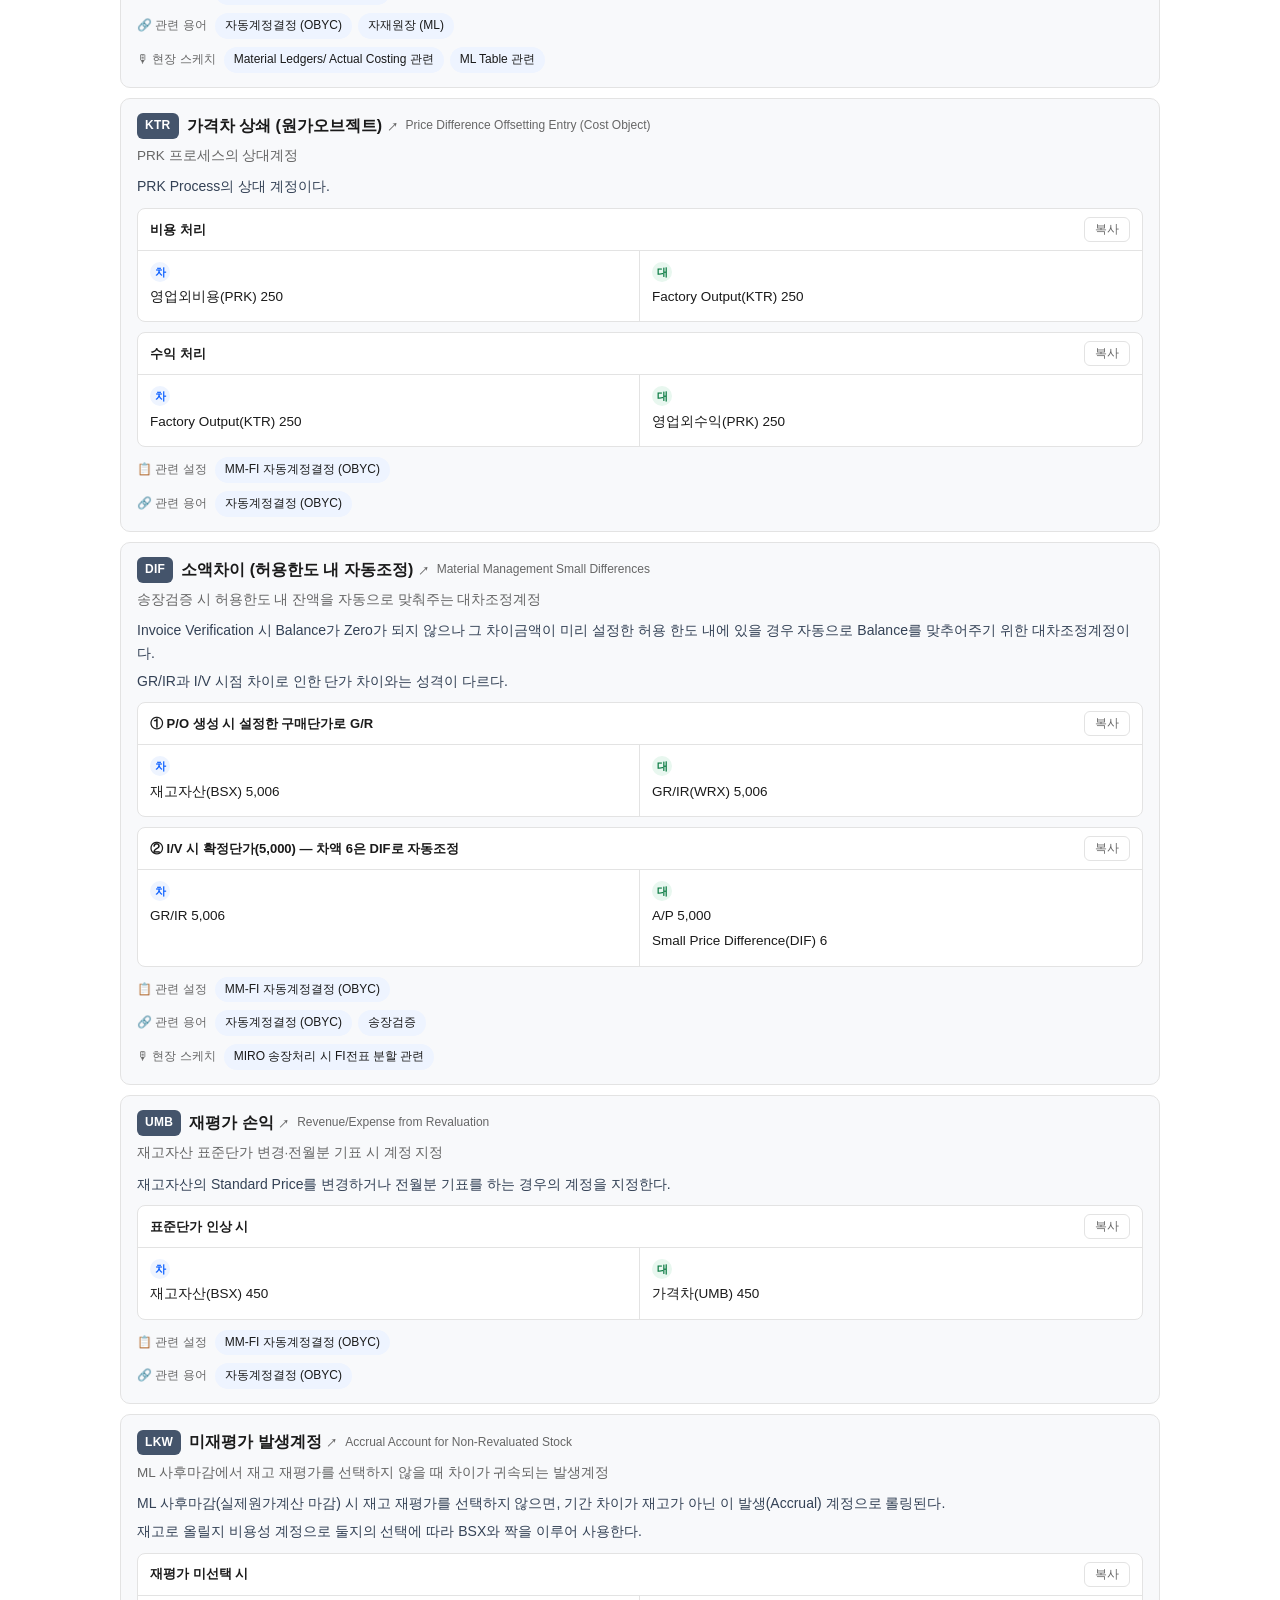
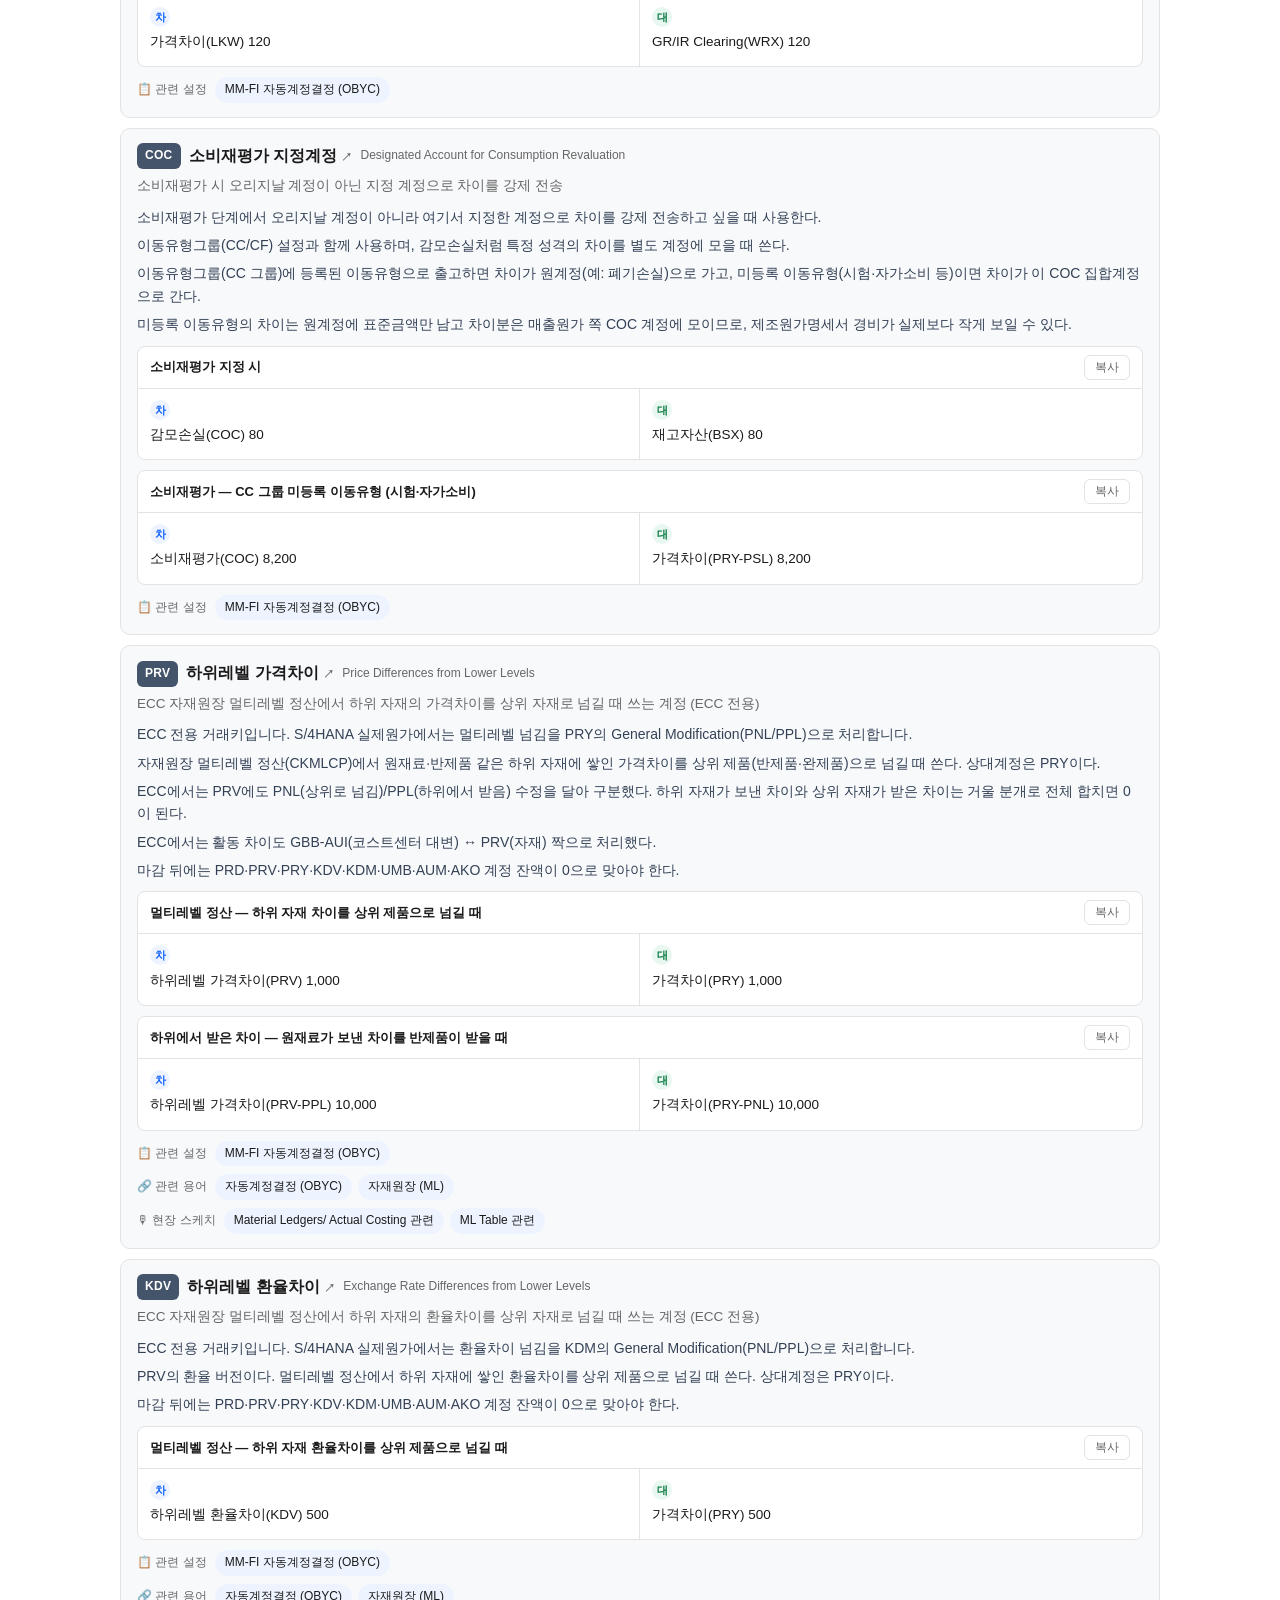
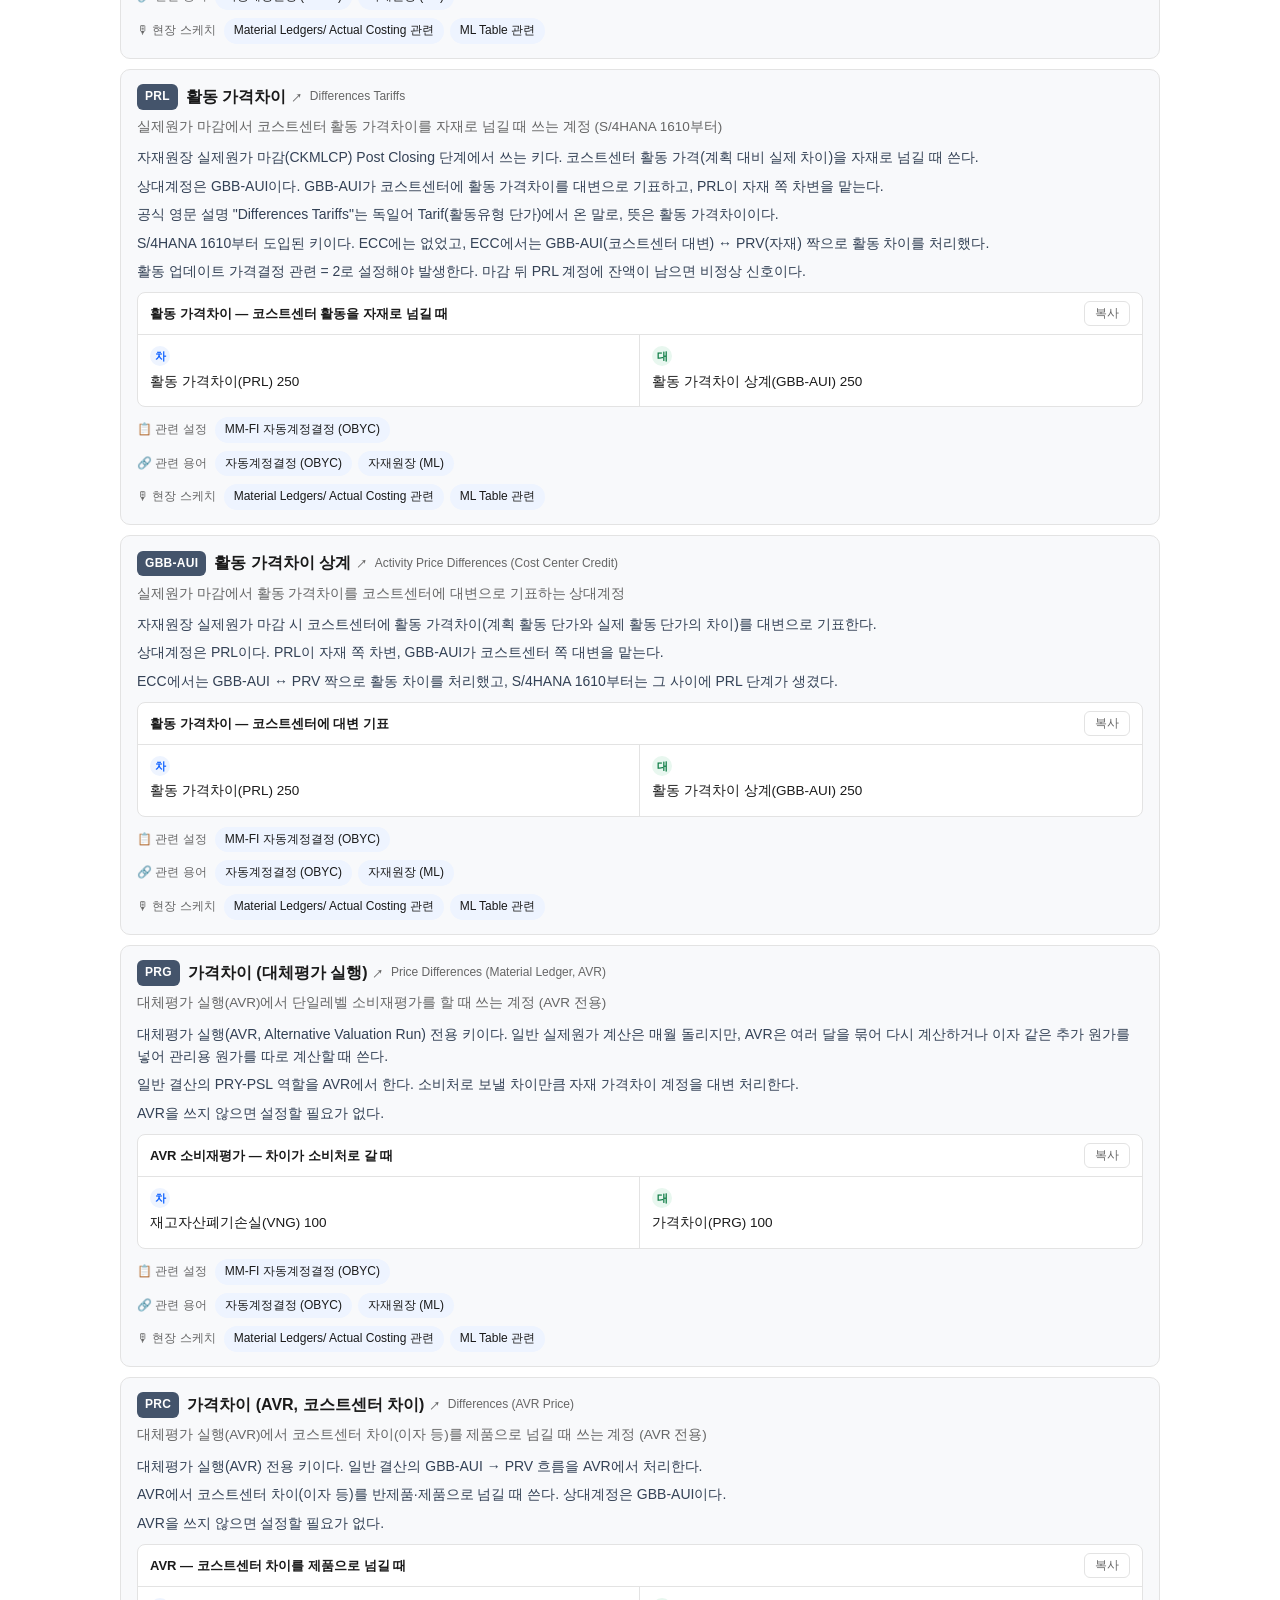
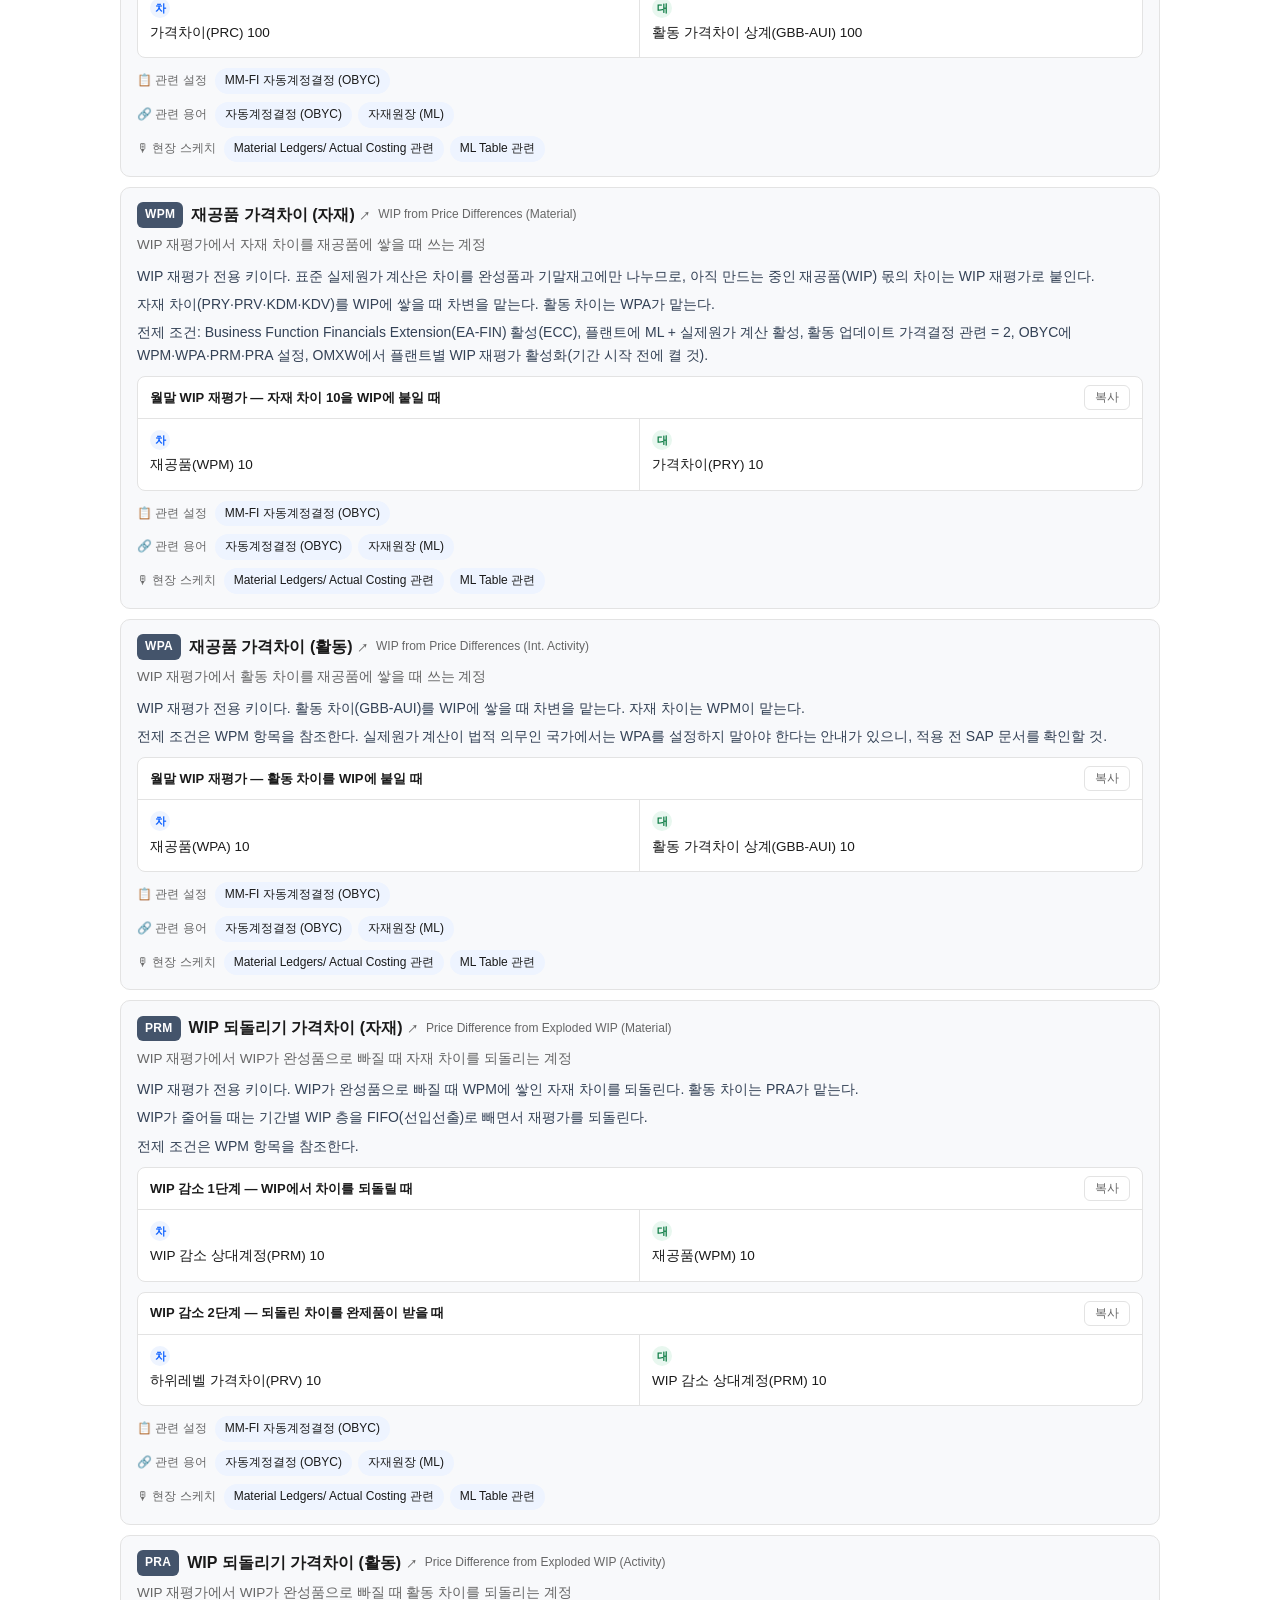
<file: autoposting.html>
<!DOCTYPE html>
<html lang="ko">
<head>
<meta charset="UTF-8">
<meta name="viewport" content="width=device-width, initial-scale=1.0">
<title>MM-FI Auto-posting | SAP Config 비교 가이드</title>
<meta name="description" content="MM-FI 자동계정결정(OBYC) 트랜잭션 키별 설명과 회계분개. 검색으로 바로 찾는 Auto-posting 레퍼런스.">
<!-- Google AdSense -->
<script async src="https://pagead2.googlesyndication.com/pagead/js/adsbygoogle.js?client=ca-pub-9919904969420259" crossorigin="anonymous"></script>
<link rel="stylesheet" href="style.css?v=20261020c">
<script src="autoposting.js?v=20261119b"></script>
<style>
.ap-search { display: flex; gap: 8px; margin: 14px 0 6px; }
.ap-search input { flex: 1; padding: 10px 14px; font-size: 14px; border: 1px solid var(--line); border-radius: 8px; }
.ap-search input:focus { outline: none; border-color: var(--accent); }
.area-chips { display: flex; flex-wrap: wrap; gap: 6px; margin: 10px 0 4px; }
.area-chips button { border: 1px solid var(--line); background: #f8fafc; border-radius: 20px; padding: 6px 14px; font-size: 13px; cursor: pointer; }
.area-chips button:hover { border-color: #0b5fff; color: #0b5fff; }
.area-chips button.on { background: #0b5fff; border-color: #0b5fff; color: #fff; }
.ap-cat-h { font-size: 15px; margin: 20px 0 4px; padding-bottom: 6px; border-bottom: 2px solid var(--line); }
.ap-list { display: grid; gap: 10px; margin: 12px 0 8px; }
.ap-card { border: 1px solid var(--line); border-radius: 10px; background: var(--card); padding: 14px 16px; scroll-margin-top: 80px; }
.ap-card.flash { animation: apflash 2s ease; }
@keyframes apflash { 0%, 60% { background: #fef9c3; } 100% { background: var(--card); } }
.ap-card h3 { margin: 0 0 2px; font-size: 16px; display: flex; align-items: center; gap: 8px; flex-wrap: wrap; }
.ap-key { font-size: 12px; font-weight: 800; color: #fff; background: #44546b; border-radius: 6px; padding: 3px 8px; letter-spacing: .3px; }
.ap-card h3 .en { font-size: 12px; color: var(--muted); font-weight: 400; }
.ap-g { color: inherit; text-decoration: none; }
.ap-g:hover { color: #0b5fff; }
.ap-g .ext { font-size: 11px; color: var(--muted); font-style: normal; }
.ap-sum { font-size: 13.5px; color: var(--muted); margin: 6px 0 2px; }
.ap-desc { font-size: 14px; margin: 8px 0; line-height: 1.6; color: #334155; }
.ap-desc p { margin: 6px 0; }
.je { border: 1px solid var(--line); border-radius: 8px; margin: 10px 0; background: #fff; }
.je-head { display: flex; justify-content: space-between; align-items: center; padding: 8px 12px; font-size: 13px; font-weight: 700; border-bottom: 1px solid var(--line); }
.je-copy { border: 1px solid var(--line); background: #fff; border-radius: 6px; font-size: 12px; padding: 3px 10px; cursor: pointer; color: var(--muted); }
.je-copy:hover { border-color: var(--accent); color: var(--accent); }
.je-grid { display: grid; grid-template-columns: 1fr 1fr; }
.je-side { padding: 10px 12px; font-size: 13.5px; }
.je-side:first-child { border-right: 1px solid var(--line); }
.je-side .lbl { display: inline-block; font-size: 11px; font-weight: 800; width: 20px; height: 20px; line-height: 20px; text-align: center; border-radius: 50%; background: #eef4ff; color: var(--accent); margin-right: 6px; }
.je-side.cr .lbl { background: #e8f7ef; color: var(--pub); }
.je-side div { margin: 3px 0; }
.g-chips { display: flex; flex-wrap: wrap; gap: 6px; margin-top: 8px; }
.g-chips a { font-size: 12px; padding: 3px 10px; border-radius: 20px; background: var(--accent-soft); text-decoration: none; color: inherit; }
.g-chips a:hover { background: #dbe4f0; }
.g-chips .lbl { font-size: 12px; color: var(--muted); align-self: center; margin-right: 2px; }
.ap-src { margin-top: 28px; padding: 14px 16px; border: 1px solid var(--line); border-radius: 10px; background: #fff; font-size: 13px; }
.ap-src h4 { margin: 0 0 8px; font-size: 14px; }
.ap-src li { margin: 4px 0; }
.meta { font-size: 12.5px; color: var(--muted); }
@media (max-width: 640px) {
  .je-grid { grid-template-columns: 1fr; }
  .je-side:first-child { border-right: 0; border-bottom: 1px solid var(--line); }
}
</style>
</head>
<body>
<header class="site-header">
  <div class="wrap">
    <a class="brand" href="index.html">SAP FI Configuring Guide <span class="brand-sub">- ECC/PCE/PUBLIC</span></a>
    <nav class="nav">
      <a href="index.html">개요</a>
      <a href="compare.html">비교표(SPRO)</a>
      <a href="graph.html">지식그래프</a>
      <a href="glossary.html">용어집</a>
      <a href="usermenu.html">UserMenu(SE43)</a>
      <a href="table.html">Table(CDS View)</a>
      <a href="process.html">프로세스</a>
      <a href="integrations.html">외부 연계</a>
      <a href="autoposting.html" class="active">Auto-posting</a>
      <a href="sketch.html">현장 스케치</a>
      <a href="updates.html">업데이트</a>
      <a href="feedback.html">피드백</a>
    </nav>
  </div>
</header>

<main class="wrap">
  <h2 class="section">MM-FI Auto-posting</h2>
  <p class="lead">자동계정결정(OBYC) 트랜잭션 키 52종의 설명과 회계분개. 항목 → 비교표·용어집·현장 스케치로 서로 오갈 수 있습니다.</p>
  <div class="ap-search">
    <input id="aq" type="search" placeholder="Auto-posting 검색 (예: GBB, GR/IR, 위탁자재)" aria-label="Auto-posting 검색">
  </div>
  <div class="area-chips" id="ap-cats"></div>
  <p id="ap-count" class="meta"></p>
  <div id="ap-list"></div>

  <div class="ap-src">
    <h4>참고 · 출처</h4>
    <ul id="ap-src-list" style="margin:0;padding-left:18px"></ul>
    <p style="margin:8px 0 0;color:var(--muted);font-size:12.5px">분개 예시의 금액·통화는 원자료와 다르게 변형한 교육용 예시입니다.</p>
  </div>
  <div class="note" style="margin-top:20px">Auto-posting 항목 추가·수정 제안은 <a href="feedback.html">피드백</a>으로 보내주세요.</div>
</main>

<footer class="site-footer">
  <div class="wrap">
    <span><a href="https://hksap.tistory.com" target="_blank" rel="noopener">hksap</a> | <a href="https://x.com/hunykang" target="_blank" rel="noopener">@hunykang</a> | <a href="https://www.linkedin.com/in/heonkyu-kang-2a615031/" target="_blank" rel="noopener">LinkedIn</a> | 살며삽질하며.. | My issue log | Since 2006</span>
    <a href="feedback.html">피드백 보내기</a>
    <a href="privacy.html">개인정보처리방침</a>
    <a href="updates.html">업데이트 로그</a>
    <span id="visit-counter" style="display:none;margin-left:auto"></span>
  </div>
</footer>
<script src="counter.js?v=202610061759"></script>
<script>
(function () {
  function esc(x) { return String(x == null ? '' : x).replace(/&/g, '&amp;').replace(/</g, '&lt;').replace(/>/g, '&gt;').replace(/"/g, '&quot;'); }
  const listEl = document.getElementById('ap-list');
  const q = document.getElementById('aq');
  const catsEl = document.getElementById('ap-cats');
  const countEl = document.getElementById('ap-count');
  let curCat = '';

  const catCount = {};
  AUTOPOSTINGS.forEach(a => { catCount[a.cat] = (catCount[a.cat] || 0) + 1; });
  catsEl.innerHTML = [`<button data-c="" class="on">전체 ${AUTOPOSTINGS.length}</button>`]
    .concat(AUTOPOST_CATS.filter(c => catCount[c]).map(c =>
      `<button data-c="${esc(c)}">${esc(c)} ${catCount[c]}</button>`)).join('');
  catsEl.addEventListener('click', ev => {
    const b = ev.target.closest('button[data-c]');
    if (!b) return;
    curCat = b.dataset.c;
    catsEl.querySelectorAll('button').forEach(x => x.classList.toggle('on', x === b));
    render();
  });

  function jeHtml(e) {
    const side = (lbl, cls, arr) =>
      `<div class="je-side ${cls}"><span class="lbl">${lbl}</span>` +
      arr.map(x => `<div>${esc(x)}</div>`).join('') + '</div>';
    const copyText = '차) ' + e.dr.join(' / ') + '\n대) ' + e.cr.join(' / ');
    return `<div class="je"><div class="je-head"><span>${esc(e.t)}</span>` +
      `<button class="je-copy" data-copy="${esc(copyText)}">복사</button></div>` +
      `<div class="je-grid">${side('차', '', e.dr)}${side('대', 'cr', e.cr)}</div></div>`;
  }
  function relChips(a) {
    const L = (typeof AUTOPOST_LINKS !== 'undefined' ? AUTOPOST_LINKS[a.id] : null) || { terms: [], sk: [] };
    const N = (typeof AUTOPOST_NAMES !== 'undefined' ? AUTOPOST_NAMES : { cmp: {}, terms: {}, sk: {} });
    let h = `<div class="g-chips"><span class="lbl">📋 관련 설정</span>` +
      `<a href="compare.html#row-xmod-obyc">${esc(N.cmp['xmod-obyc'] || 'xmod-obyc')}</a></div>`;
    if (L.terms && L.terms.length) {
      h += `<div class="g-chips"><span class="lbl">🔗 관련 용어</span>` + L.terms.map(id =>
        `<a href="glossary.html#term-${esc(id)}">${esc((N.terms || {})[id] || id)}</a>`).join('') + '</div>';
    }
    if (L.sk && L.sk.length) {
      h += `<div class="g-chips"><span class="lbl">🎙 현장 스케치</span>` + L.sk.map(id =>
        `<a href="sketch.html#sk-${esc(id)}">${esc((N.sk || {})[id] || id)}</a>`).join('') + '</div>';
    }
    return h;
  }
  function card(a) {
    const body = (a.desc || []).map(p => `<p>${esc(p)}</p>`).join('');
    const jes = (a.entries || []).map(jeHtml).join('');
    return `<div class="ap-card" id="ap-${esc(a.id)}">` +
      `<h3><span class="ap-key">${esc(a.key)}</span><a class="ap-g" href="https://www.google.com/search?q=${encodeURIComponent('SAP OBYC ' + a.key)}" target="_blank" rel="noopener" title="구글 검색으로 열기">${esc(a.kr)} <i class="ext">↗</i></a><span class="en">${esc(a.en)}</span></h3>` +
      `<p class="ap-sum">${esc(a.summary)}</p>` +
      `<div class="ap-desc">${body}</div>${jes}${relChips(a)}</div>`;
  }
  function render() {
    const kw = q.value.trim().toLowerCase();
    const items = AUTOPOSTINGS.filter(a =>
      (!curCat || a.cat === curCat) &&
      (!kw || (a.key + ' ' + a.kr + ' ' + a.en + ' ' + a.summary + ' ' +
        (a.desc || []).join(' ') + ' ' +
        (a.entries || []).map(e => e.t + ' ' + e.dr.join(' ') + ' ' + e.cr.join(' ')).join(' ')
      ).toLowerCase().includes(kw)));
    countEl.innerHTML = `<strong>${items.length}</strong>개 항목`;
    if (!curCat && !kw) {
      listEl.innerHTML = AUTOPOST_CATS.filter(c => catCount[c]).map(c => {
        const ts = items.filter(a => a.cat === c);
        return ts.length ? `<h3 class="ap-cat-h">${esc(c)} <span class="meta">${ts.length}개</span></h3>` +
          `<div class="ap-list">${ts.map(card).join('')}</div>` : '';
      }).join('') || '<p>검색 결과가 없습니다.</p>';
    } else {
      listEl.innerHTML = `<div class="ap-list">${items.map(card).join('')}</div>` || '<p>검색 결과가 없습니다.</p>';
      if (!items.length) listEl.innerHTML = '<p>검색 결과가 없습니다.</p>';
    }
  }
  q.addEventListener('input', render);
  listEl.addEventListener('click', ev => {
    const cp = ev.target.closest('.je-copy');
    if (cp) {
      navigator.clipboard.writeText(cp.dataset.copy).then(() => {
        cp.textContent = '복사됨'; setTimeout(() => cp.textContent = '복사', 1200);
      });
    }
  });
  document.getElementById('ap-src-list').innerHTML =
    AUTOPOST_SOURCES.map(s => `<li><a href="${esc(s.url)}" target="_blank" rel="noopener">${esc(s.label)} ↗</a></li>`).join('');
  render();
  // 딥링크 #ap-xxx 로 들어오면 해당 카드로 이동
  if (location.hash.startsWith('#ap-')) {
    const cardEl = document.getElementById(location.hash.slice(1));
    if (cardEl) { cardEl.scrollIntoView({ block: 'center' }); cardEl.classList.add('flash'); }
  }
})();
</script>
</body>
</html>
</file>
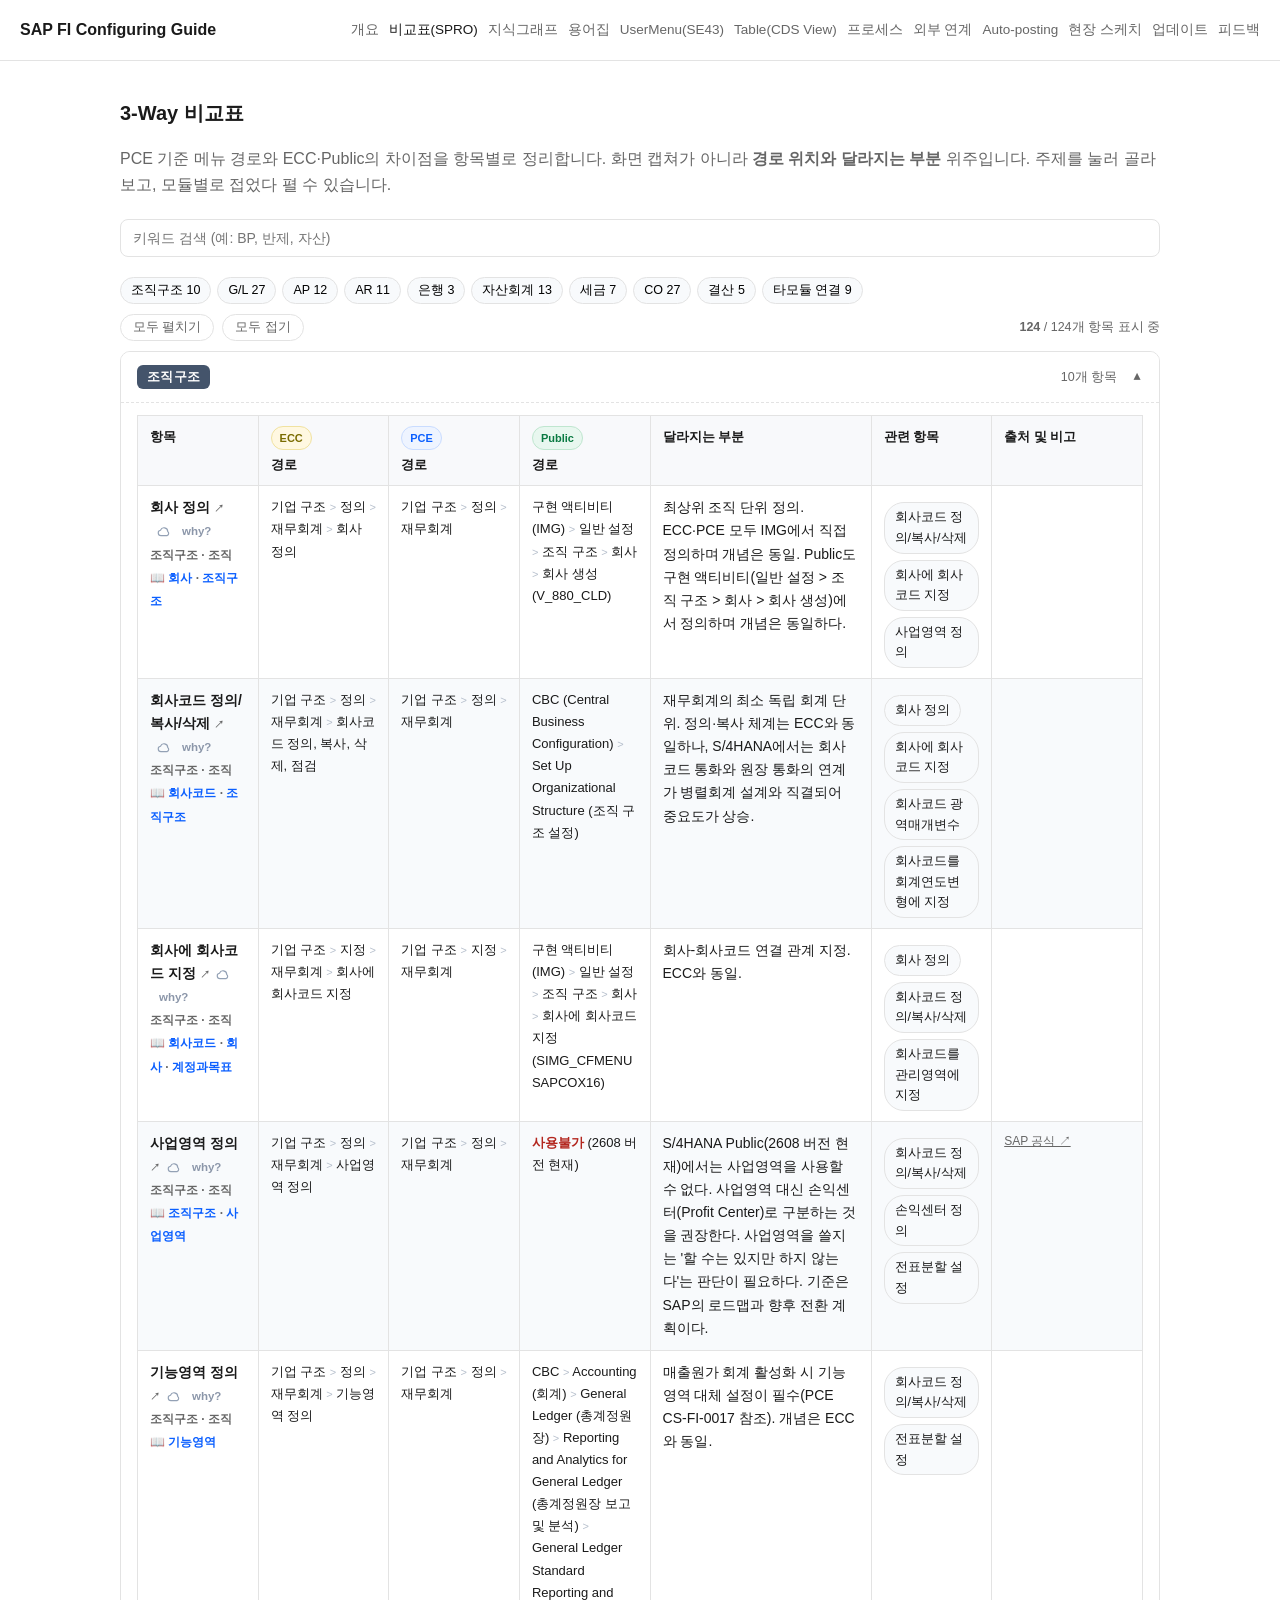
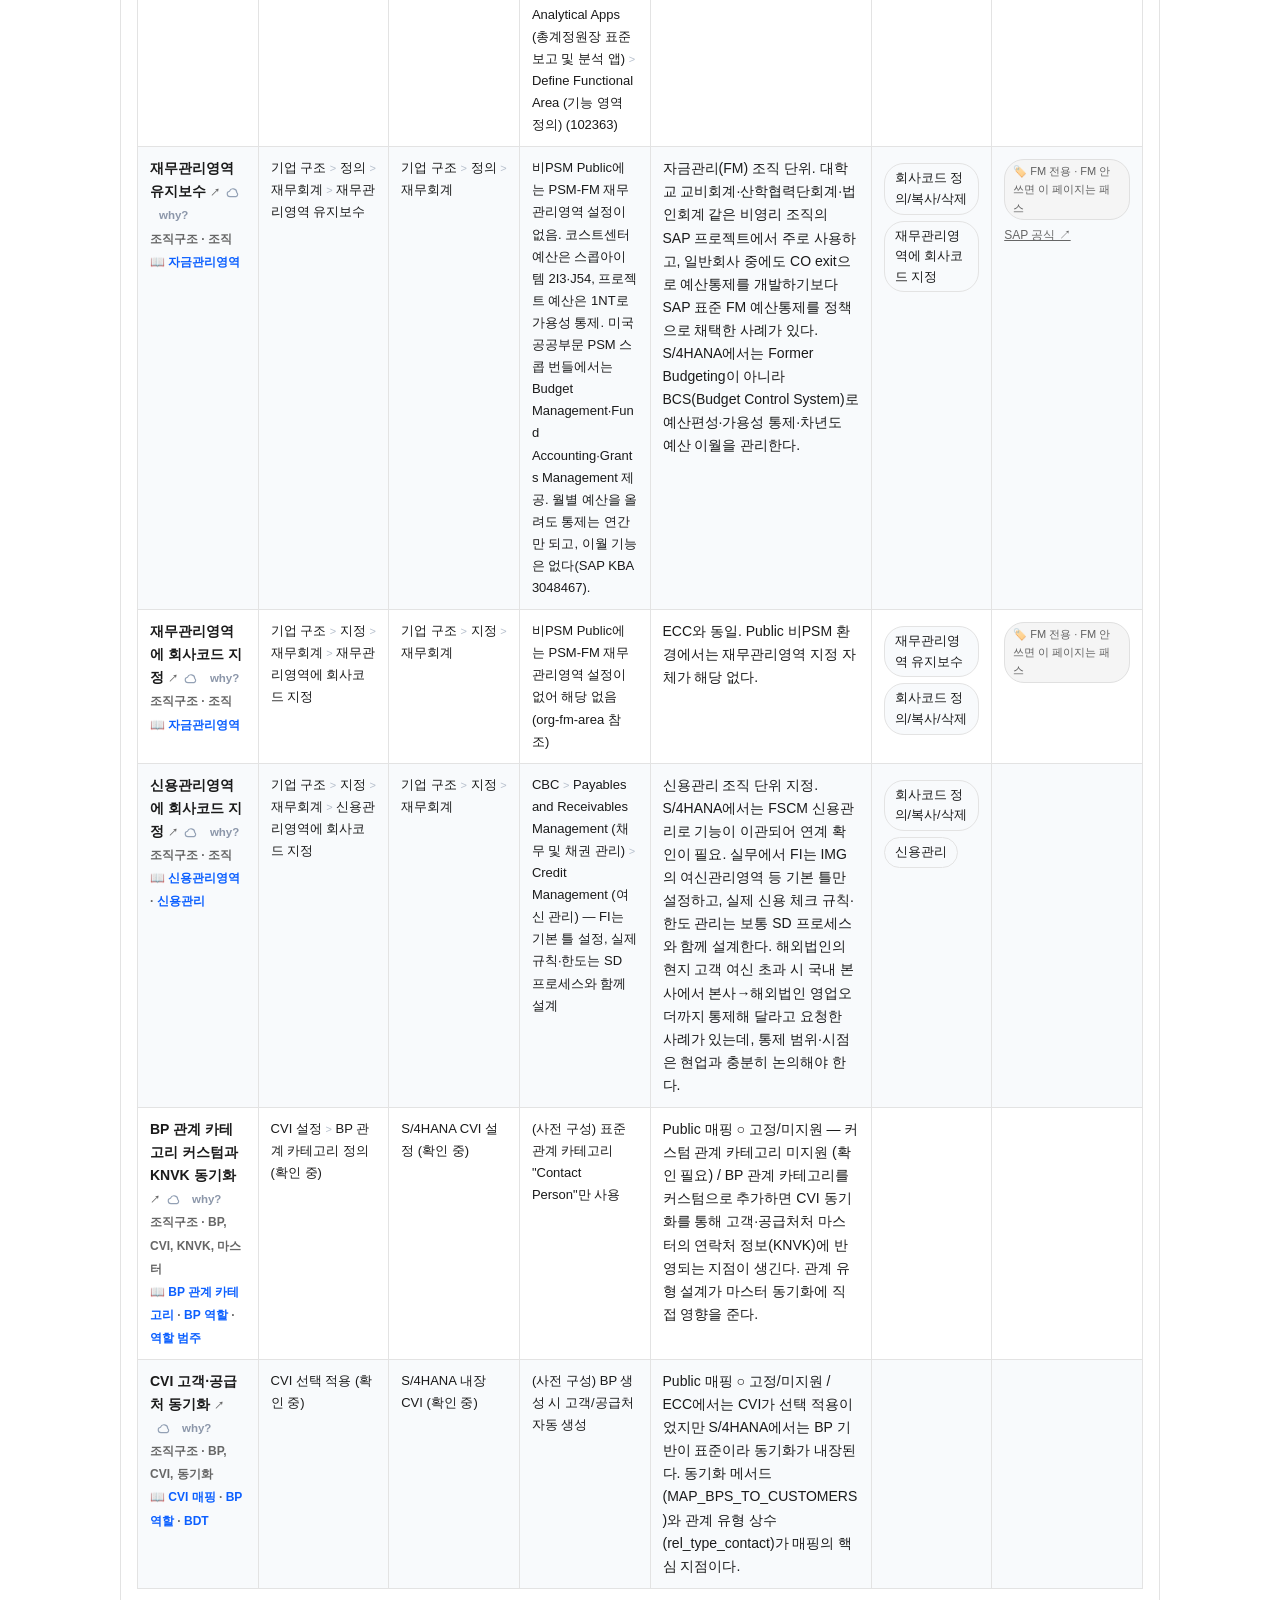
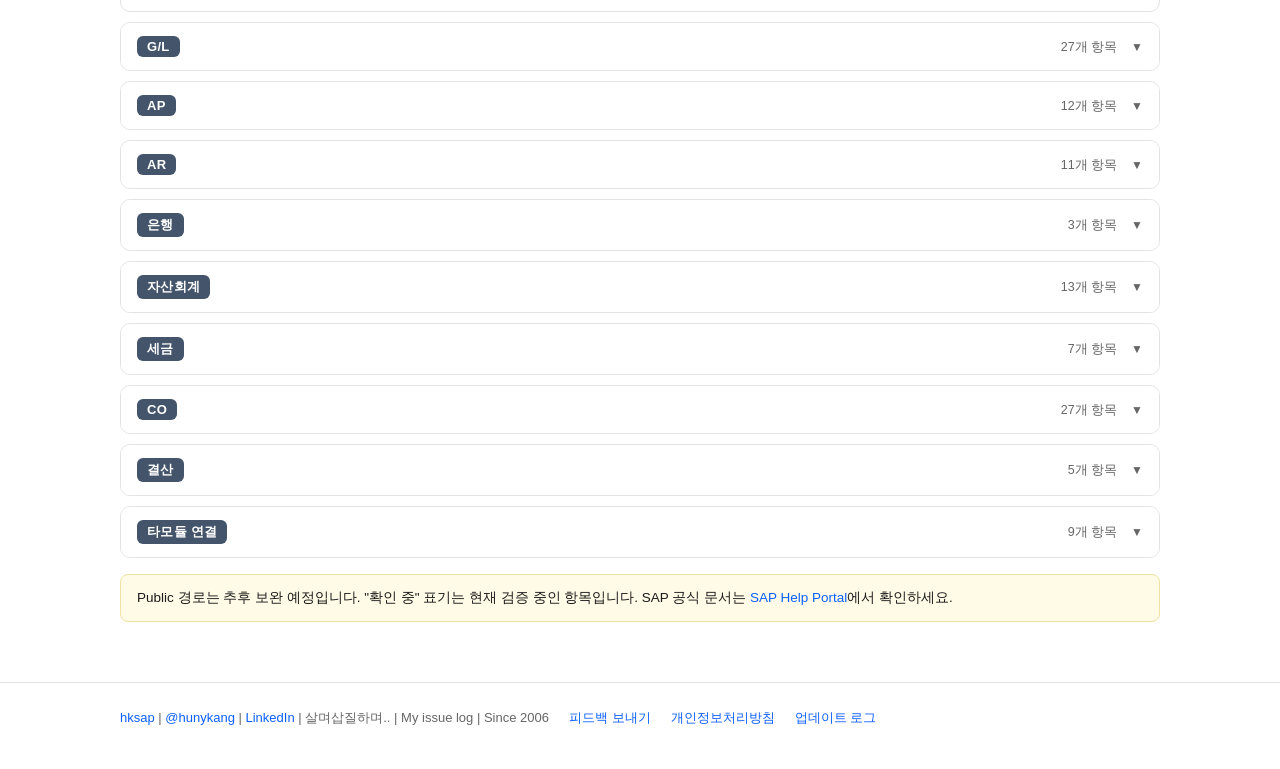
<file: compare.html>
<!DOCTYPE html>
<html lang="ko">
<head>
<meta charset="UTF-8">
<meta name="viewport" content="width=device-width, initial-scale=1.0">
<title>비교표(SPRO) | SAP Config 비교 가이드</title>
<meta name="description" content="SAP FI 컨피그 항목별 ECC / S/4HANA PCE / S/4HANA Public 3-way 비교표. 영역·키워드로 검색할 수 있습니다.">
<!-- Google AdSense -->
<script async src="https://pagead2.googlesyndication.com/pagead/js/adsbygoogle.js?client=ca-pub-9919904969420259" crossorigin="anonymous"></script>
<link rel="stylesheet" href="style.css?v=20261020c">
<style>
.cmod { border: 1px solid var(--line); border-radius: 10px; background: #fff; margin: 10px 0; overflow: hidden; }
.cmod-head { width: 100%; text-align: left; padding: 13px 16px; background: #fff; border: 0; cursor: pointer; display: flex; gap: 10px; align-items: baseline; }
.cmod-head:hover { background: #fafbfe; }
.cmod-name { flex-shrink: 0; font-size: 13px; font-weight: 800; color: #fff; background: #44546b; border-radius: 6px; padding: 3px 10px; letter-spacing: .3px; white-space: nowrap; }
.cmod-meta { font-size: 12.5px; color: var(--muted); margin-left: auto; text-align: right; flex-shrink: 0; }
.cmod-head .arrow { color: var(--muted); font-size: 12px; margin-left: 4px; transition: transform .15s; flex-shrink: 0; }
.cmod.open .cmod-head .arrow { transform: rotate(180deg); }
.cmod-body { display: none; border-top: 1px dashed var(--line); padding: 0 16px 16px; }
.cmod.open .cmod-body { display: block; }
.cmod .table-wrap { overflow-x: auto; }
.cmod table.compare { margin: 12px 0 6px; }
.t-tools { display: flex; gap: 8px; margin: 10px 0 4px; align-items: center; flex-wrap: wrap; }
.t-tools .mini { border: 1px solid var(--line); background: #fff; border-radius: 20px; padding: 4px 12px; font-size: 12.5px; cursor: pointer; color: var(--muted); }
.t-tools .mini:hover { border-color: var(--accent); color: var(--accent); }
.t-count { font-size: 12.5px; color: var(--muted); margin-left: auto; }
.item-link { color: inherit; text-decoration: none; }
.item-link:hover { color: #0b5fff; }
.item-link .ext { font-size: 10px; color: var(--muted); font-style: normal; }
.pub-link { display: inline-flex; align-items: center; justify-content: center; width: 20px; height: 20px; margin-left: 3px; padding: 0; color: #93a1b5; border-radius: 6px; vertical-align: middle; text-decoration: none; }
.pub-link:hover { color: #475569; background: #eef2f7; }
.pub-link svg { width: 13px; height: 13px; display: block; }
.why-link { display: inline-flex; align-items: center; height: 20px; margin-left: 3px; padding: 0 6px; color: #8b96a9; border-radius: 6px; vertical-align: middle; text-decoration: none; font-size: 11.5px; font-weight: 600; }
.why-link:hover { color: #475569; background: #eef2f7; }
</style>
</head>
<body>
<header class="site-header">
  <div class="wrap">
    <a class="brand" href="index.html">SAP FI Configuring Guide <span class="brand-sub">- ECC/PCE/PUBLIC</span></a>
    <nav class="nav">
      <a href="index.html">개요</a>
      <a href="compare.html" class="active">비교표(SPRO)</a>
      <a href="graph.html">지식그래프</a>
      <a href="glossary.html">용어집</a>
      <a href="usermenu.html">UserMenu(SE43)</a>
      <a href="table.html">Table(CDS View)</a>
      <a href="process.html">프로세스</a>
      <a href="integrations.html">외부 연계</a>
      <a href="autoposting.html">Auto-posting</a>
      <a href="sketch.html">현장 스케치</a>
      <a href="updates.html">업데이트</a>
      <a href="feedback.html">피드백</a>
    </nav>
  </div>
</header>

<main class="wrap">
  <h2 class="section">3-Way 비교표</h2>
  <p class="lead">PCE 기준 메뉴 경로와 ECC·Public의 차이점을 항목별로 정리합니다. 화면 캡쳐가 아니라 <strong>경로 위치와 달라지는 부분</strong> 위주입니다. 주제를 눌러 골라보고, 모듈별로 접었다 펼 수 있습니다.</p>

  <div class="toolbar">
    <input id="q" type="search" placeholder="키워드 검색 (예: BP, 반제, 자산)" aria-label="비교표 검색">
  </div>
  <div class="rel-chips" id="area-chips" style="margin:0 0 6px"></div>
  <div class="t-tools">
    <button class="mini" id="expand-all">모두 펼치기</button>
    <button class="mini" id="collapse-all">모두 접기</button>
    <span class="t-count" id="count-note" role="status" aria-live="polite"></span>
  </div>

  <div id="area-list"></div>

  <div class="note">
    Public 경로는 추후 보완 예정입니다. "확인 중" 표기는 현재 검증 중인 항목입니다.
    SAP 공식 문서는 <a href="https://help.sap.com" target="_blank" rel="noopener">SAP Help Portal</a>에서 확인하세요.
  </div>
</main>

<footer class="site-footer">
  <div class="wrap">
    <span><a href="https://hksap.tistory.com" target="_blank" rel="noopener">hksap</a> | <a href="https://x.com/hunykang" target="_blank" rel="noopener">@hunykang</a> | <a href="https://www.linkedin.com/in/heonkyu-kang-2a615031/" target="_blank" rel="noopener">LinkedIn</a> | 살며삽질하며.. | My issue log | Since 2006</span>
    <a href="feedback.html">피드백 보내기</a>
    <a href="privacy.html">개인정보처리방침</a>
    <a href="updates.html">업데이트 로그</a>
    <span id="visit-counter" style="display:none;margin-left:auto"></span>
  </div>
</footer>

<script src="data.js?v=20261126a"></script>
<script src="glossary.js?v=20261126a"></script>
<script>
// 용어집 역인덱스: 설정 항목 id -> 용어 목록
const TERMS_BY_ITEM = {};
GLOSSARY.forEach(t => (t.items || []).forEach(id => {
  (TERMS_BY_ITEM[id] = TERMS_BY_ITEM[id] || []).push(t);
}));
const params = new URLSearchParams(location.search);
const qInput = document.getElementById('q');
const chipsEl = document.getElementById('area-chips');
const listEl = document.getElementById('area-list');
const countEl = document.getElementById('count-note');
const areas = [];
GUIDE_DATA.forEach(e => { if (!areas.includes(e.area)) areas.push(e.area); });
let activeArea = null;

function esc(s) {
  return String(s).replace(/&/g, '&amp;').replace(/</g, '&lt;');
}
function pathHtml(s) {
  return esc(s).replace(/ > /g, ' <span class="psep">&gt;</span> ');
}
function rowHtml(e) {
  return `
    <tr id="row-${e.id}">
      <td class="item" data-th="항목"><a class="item-link" href="https://www.google.com/search?q=${encodeURIComponent('s/4hana config ' + e.item)}" target="_blank" rel="noopener" title="구글 검색으로 열기">${esc(e.item)} <i class="ext">↗</i></a><a class="pub-link" href="https://www.google.com/search?q=${encodeURIComponent('s/4hana public config ' + e.item)}" target="_blank" rel="noopener" title="Public Edition 설정 구글 검색"><svg viewBox="0 0 16 16" fill="none" stroke="currentColor" stroke-width="1.4"><path d="M4.8 13a3.3 3.3 0 0 1-.5-6.56A4.6 4.6 0 0 1 13.2 8 2.9 2.9 0 0 1 12.6 13H4.8z"/></svg></a>${e.why4 ? `<a class="why-link" href="${e.why4}" target="_blank" rel="noopener" title="4권에서 왜를 보기">why?</a>` : `<a class="why-link" href="https://www.google.com/search?q=${encodeURIComponent('s/4hana config why ' + e.item)}" target="_blank" rel="noopener" title="왜 필요한지 구글 검색">why?</a>`}<br><span class="checking">${esc(e.area)} · ${e.tags.map(esc).join(', ')}</span>${(TERMS_BY_ITEM[e.id] || []).length ? `<br><span class="g-terms">📖 ` + TERMS_BY_ITEM[e.id].map(t => `<a href="glossary.html#term-${t.id}">${esc(t.kr)}</a>`).join(' · ') + `</span>` : ''}</td>
      <td data-th="ECC 경로" class="path">${pathHtml(e.ecc)}</td>
      <td data-th="PCE 경로" class="path">${pathHtml(e.pce)}</td>
      <td data-th="Public 경로" class="path">${pathHtml(e.pub).replace(/확인 중/g, '<span class="checking">확인 중</span>').replace(/사용불가/g, '<span class="nouse">사용불가</span>')}</td>
      <td data-th="달라지는 부분">${esc(e.diff)}</td>
      <td class="rel" data-th="관련 항목"><div class="rel-chips">${(e.related || []).filter(id => id !== e.id).slice(0, 5).map(id => {
        const r = GUIDE_DATA.find(x => x.id === id);
        return r ? `<a href="#row-${id}" data-rel="${id}">${esc(r.item)}</a>` : '';
      }).join('')}</div></td>
      <td class="src" data-th="출처 및 비고">${e.flag ? `<span class="flag">` + "🏷️" + ` ${esc(e.flag)}</span><br>` : ``}${e.help.map(u => { const lbl = u.includes('wikidocs.net') ? 'Why? 이북 ↗' : 'SAP 공식 ↗'; return `<a href="${u}" target="_blank" rel="noopener">${lbl}</a>`; }).join('<br>')}</td>
    </tr>`;
}
function areaHtml(area, idx) {
  const rows = GUIDE_DATA.filter(e => e.area === area);
  return `
  <div class="cmod${idx === 0 ? ' open' : ''}" data-area="${esc(area)}">
    <button class="cmod-head" aria-expanded="${idx === 0 ? 'true' : 'false'}"><span class="cmod-name">${esc(area)}</span>
      <span class="cmod-meta">${rows.length}개 항목</span><span class="arrow">▼</span></button>
    <div class="cmod-body"><div class="table-wrap">
      <table class="compare">
        <colgroup>
          <col style="width:12%">
          <col style="width:13%">
          <col style="width:13%">
          <col style="width:13%">
          <col style="width:22%">
          <col style="width:12%">
          <col style="width:15%">
        </colgroup>
        <thead>
          <tr>
            <th>항목</th>
            <th><span class="badge ecc">ECC</span><br>경로</th>
            <th><span class="badge pce">PCE</span><br>경로</th>
            <th><span class="badge pub">Public</span><br>경로</th>
            <th>달라지는 부분</th>
            <th>관련 항목</th>
            <th>출처 및 비고</th>
          </tr>
        </thead>
        <tbody>${rows.map(rowHtml).join('')}</tbody>
      </table>
    </div></div>
  </div>`;
}
listEl.innerHTML = areas.map(areaHtml).join('');
chipsEl.innerHTML = areas.map(a => {
  const n = GUIDE_DATA.filter(e => e.area === a).length;
  return `<button data-area="${esc(a)}" aria-pressed="false">${esc(a)} ${n}</button>`;
}).join('');

function visibleMods() {
  return Array.from(listEl.querySelectorAll('.cmod')).filter(m => m.style.display !== 'none');
}
function applyFilter() {
  const q = qInput.value.trim().toLowerCase();
  let shown = 0;
  listEl.querySelectorAll('.cmod').forEach(mod => {
    const areaOk = !activeArea || mod.dataset.area === activeArea;
    let modShown = 0;
    mod.querySelectorAll('tbody tr').forEach(tr => {
      const kwOk = !q || tr.textContent.toLowerCase().includes(q);
      const ok = areaOk && kwOk;
      tr.style.display = ok ? '' : 'none';
      if (ok) modShown++;
    });
    const showMod = areaOk && (!q || modShown > 0);
    mod.style.display = showMod ? '' : 'none';
    if (showMod) {
      shown += modShown;
      if (q) mod.classList.add('open');
    }
    if (!q && !activeArea) mod.classList.toggle('open', mod.dataset.area === areas[0]);
  });
  countEl.innerHTML = `<strong>${shown}</strong> / ${GUIDE_DATA.length}개 항목 표시 중`;
}
chipsEl.addEventListener('click', ev => {
  const b = ev.target.closest('button');
  if (!b) return;
  activeArea = (activeArea === b.dataset.area) ? null : b.dataset.area;
  chipsEl.querySelectorAll('button').forEach(x => { const on = x.dataset.area === activeArea; x.classList.toggle('on', on); x.setAttribute('aria-pressed', on); });
  applyFilter();
});
qInput.addEventListener('input', applyFilter);
listEl.addEventListener('click', ev => {
  const head = ev.target.closest('.cmod-head');
  if (head) { const mod = head.closest('.cmod'); mod.classList.toggle('open'); head.setAttribute('aria-expanded', mod.classList.contains('open')); return; }
  const a = ev.target.closest('a[data-rel]');
  if (!a) return;
  ev.preventDefault();
  const id = a.dataset.rel;
  // 필터에 가려져 있으면 필터 초기화 후 다시 렌더
  qInput.value = '';
  activeArea = null;
  chipsEl.querySelectorAll('button').forEach(x => { x.classList.remove('on'); x.setAttribute('aria-pressed', 'false'); });
  applyFilter();
  const row = document.getElementById('row-' + id);
  if (row) {
    const mod = row.closest('.cmod');
    if (mod) { mod.style.display = ''; mod.classList.add('open'); }
    row.scrollIntoView({ block: 'center', behavior: 'smooth' });
    row.classList.remove('flash');
    void row.offsetWidth;
    row.classList.add('flash');
    history.replaceState(null, '', '#row-' + id);
  }
});
document.getElementById('expand-all').addEventListener('click', () =>
  visibleMods().forEach(m => m.classList.add('open')));
document.getElementById('collapse-all').addEventListener('click', () =>
  listEl.querySelectorAll('.cmod').forEach(m => m.classList.remove('open')));

if (params.get('q')) qInput.value = params.get('q');
if (params.get('area') && areas.includes(params.get('area'))) {
  activeArea = params.get('area');
  chipsEl.querySelectorAll('button').forEach(x => { const on = x.dataset.area === activeArea; x.classList.toggle('on', on); x.setAttribute('aria-pressed', on); });
}
applyFilter();

// 딥링킹: #row-xxx 로 바로 이동 (모듈 자동 펼침)
(function deepLink() {
  const h = location.hash.replace('#', '');
  if (!h.startsWith('row-')) return;
  const el = document.getElementById(h);
  if (!el) return;
  const mod = el.closest('.cmod');
  if (mod) { mod.style.display = ''; mod.classList.add('open'); }
  el.classList.add('flash');
  setTimeout(() => el.scrollIntoView({ block: 'center', behavior: 'smooth' }), 100);
})();
</script>
<script src="counter.js?v=202610061759"></script>
</body>
</html>
</file>
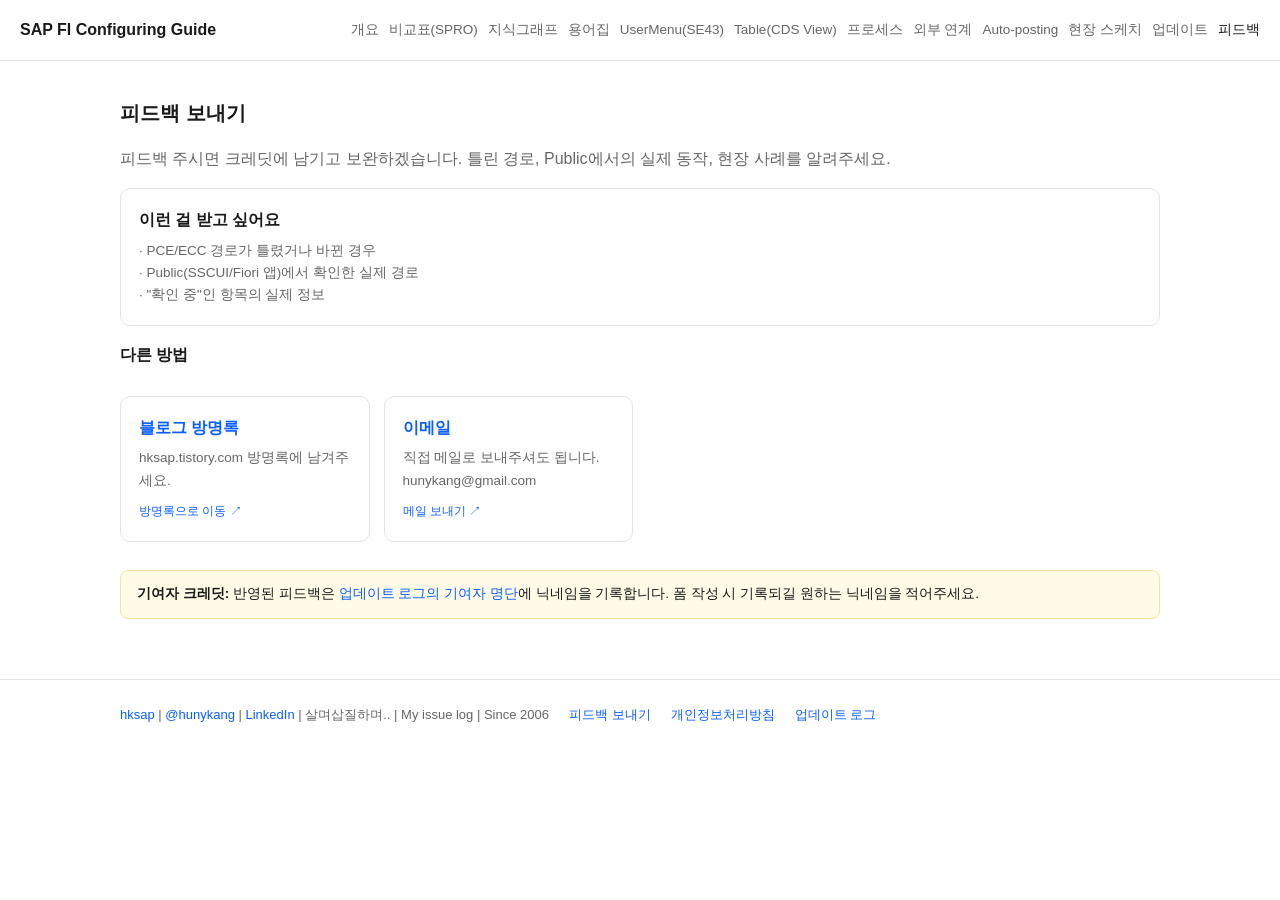
<file: feedback.html>
<!DOCTYPE html>
<html lang="ko">
<head>
<meta charset="UTF-8">
<meta name="viewport" content="width=device-width, initial-scale=1.0">
<title>피드백 보내기 | SAP Config 비교 가이드</title>
<meta name="description" content="비교 가이드의 오류 제보와 개선 제안을 받습니다. 반영된 피드백은 기여자 명단에 닉네임을 기록합니다.">
<!-- Google AdSense -->
<script async src="https://pagead2.googlesyndication.com/pagead/js/adsbygoogle.js?client=ca-pub-9919904969420259" crossorigin="anonymous"></script>
<link rel="stylesheet" href="style.css?v=20261020c">
<style>
.fb-type { display: grid; gap: 10px; margin: 16px 0; }
.fb-type .card { text-decoration: none; color: inherit; }
.form-wrap { border: 1px solid var(--line); border-radius: 10px; overflow: hidden; background: #fff; margin: 16px 0; }
.form-wrap iframe { width: 100%; height: 900px; border: 0; display: block; }
</style>
</head>
<body>
<header class="site-header">
  <div class="wrap">
    <a class="brand" href="index.html">SAP FI Configuring Guide <span class="brand-sub">- ECC/PCE/PUBLIC</span></a>
    <nav class="nav">
      <a href="index.html">개요</a>
      <a href="compare.html">비교표(SPRO)</a>
      <a href="graph.html">지식그래프</a>
      <a href="glossary.html">용어집</a>
      <a href="usermenu.html">UserMenu(SE43)</a>
      <a href="table.html">Table(CDS View)</a>
      <a href="process.html">프로세스</a>
      <a href="integrations.html">외부 연계</a>
      <a href="autoposting.html">Auto-posting</a>
      <a href="sketch.html">현장 스케치</a>
      <a href="updates.html">업데이트</a>
      <a href="feedback.html" class="active">피드백</a>
    </nav>
  </div>
</header>

<main class="wrap">
  <h2 class="section">피드백 보내기</h2>
  <p class="lead">피드백 주시면 크레딧에 남기고 보완하겠습니다. 틀린 경로, Public에서의 실제 동작, 현장 사례를 알려주세요.</p>

  <div class="fb-type">
    <div class="card">
      <h3>이런 걸 받고 싶어요</h3>
      <p>· PCE/ECC 경로가 틀렸거나 바뀐 경우<br>· Public(SSCUI/Fiori 앱)에서 확인한 실제 경로<br>· "확인 중"인 항목의 실제 정보</p>
    </div>
  </div>

  <!-- 온라인 폼: 구글폼 URL 확보 후 주석 해제
  <h3 class="section" style="font-size:16px">온라인 폼으로 보내기</h3>
  <div class="form-wrap">
    <iframe src="https://docs.google.com/forms/d/e/GOOGLE_FORM_ID/viewform?embedded=true" title="피드백 폼">폼을 불러오는 중…</iframe>
  </div>
  -->

  <h3 class="section" style="font-size:16px">다른 방법</h3>
  <div class="grid">
    <a class="card" href="https://hksap.tistory.com/guestbook" target="_blank" rel="noopener">
      <h3>블로그 방명록</h3>
      <p>hksap.tistory.com 방명록에 남겨주세요.</p>
      <span class="count">방명록으로 이동 ↗</span>
    </a>
    <a class="card" href="#" id="mailCard">
      <h3>이메일</h3>
      <p>직접 메일로 보내주셔도 됩니다.<br><span id="mailAddr"></span></p>
      <span class="count">메일 보내기 ↗</span>
    </a>
  </div>
  <script>
    // 스팸봇 수집을 피하기 위해 메일 주소는 JS로 조립
    (function(){
      var u = "hunykang", d = "gmail.com";
      var addr = u + "@" + d;
      document.getElementById("mailAddr").textContent = addr;
      document.getElementById("mailCard").href = "mailto:" + addr + "?subject=" + encodeURIComponent("[Config비교가이드] 피드백");
    })();
  </script>

  <div class="note" style="margin-top:20px">
    <strong>기여자 크레딧:</strong> 반영된 피드백은 <a href="updates.html#contributors">업데이트 로그의 기여자 명단</a>에 닉네임을 기록합니다.
    폼 작성 시 기록되길 원하는 닉네임을 적어주세요.
  </div>
</main>

<footer class="site-footer">
  <div class="wrap">
    <span><a href="https://hksap.tistory.com" target="_blank" rel="noopener">hksap</a> | <a href="https://x.com/hunykang" target="_blank" rel="noopener">@hunykang</a> | <a href="https://www.linkedin.com/in/heonkyu-kang-2a615031/" target="_blank" rel="noopener">LinkedIn</a> | 살며삽질하며.. | My issue log | Since 2006</span>
    <a href="feedback.html">피드백 보내기</a>
    <a href="privacy.html">개인정보처리방침</a>
    <a href="updates.html">업데이트 로그</a>
    <span id="visit-counter" style="display:none;margin-left:auto"></span>
  </div>
</footer>
<script src="counter.js?v=202610061759"></script>
</body>
</html>
</file>
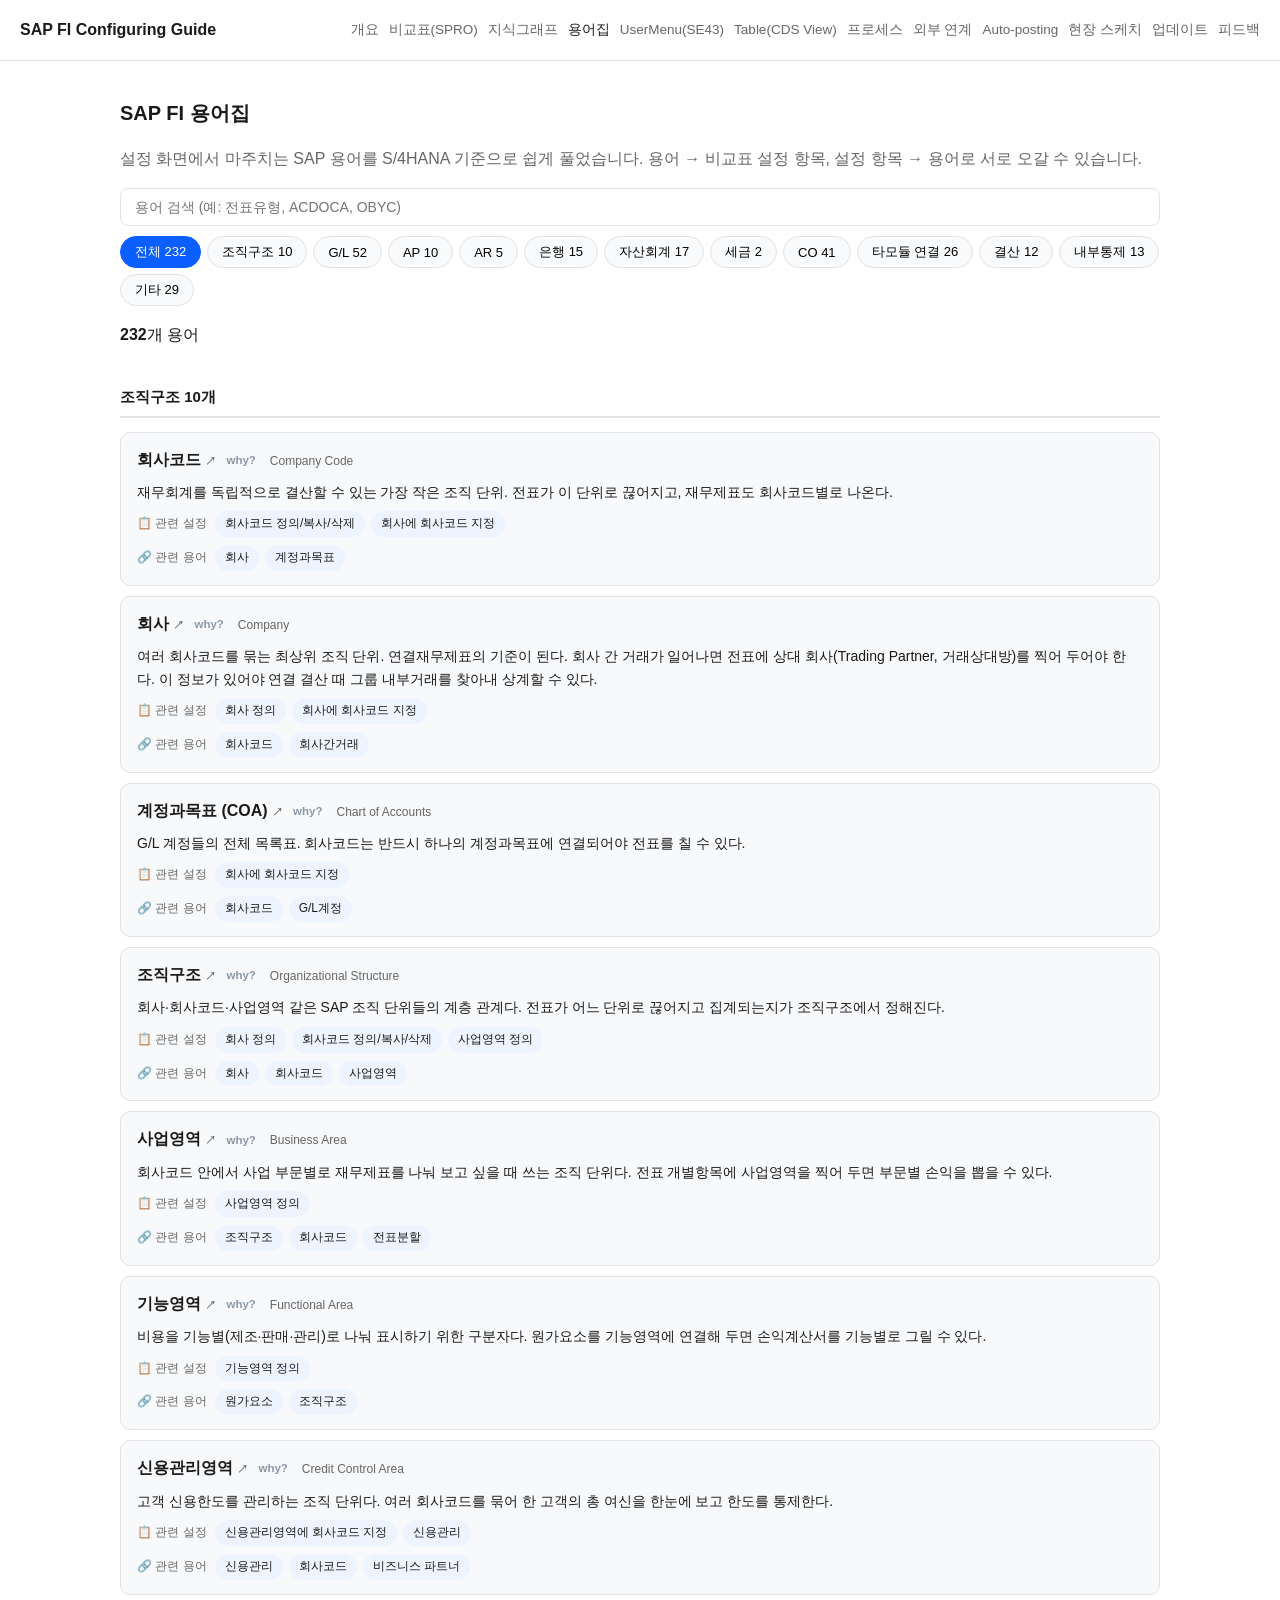
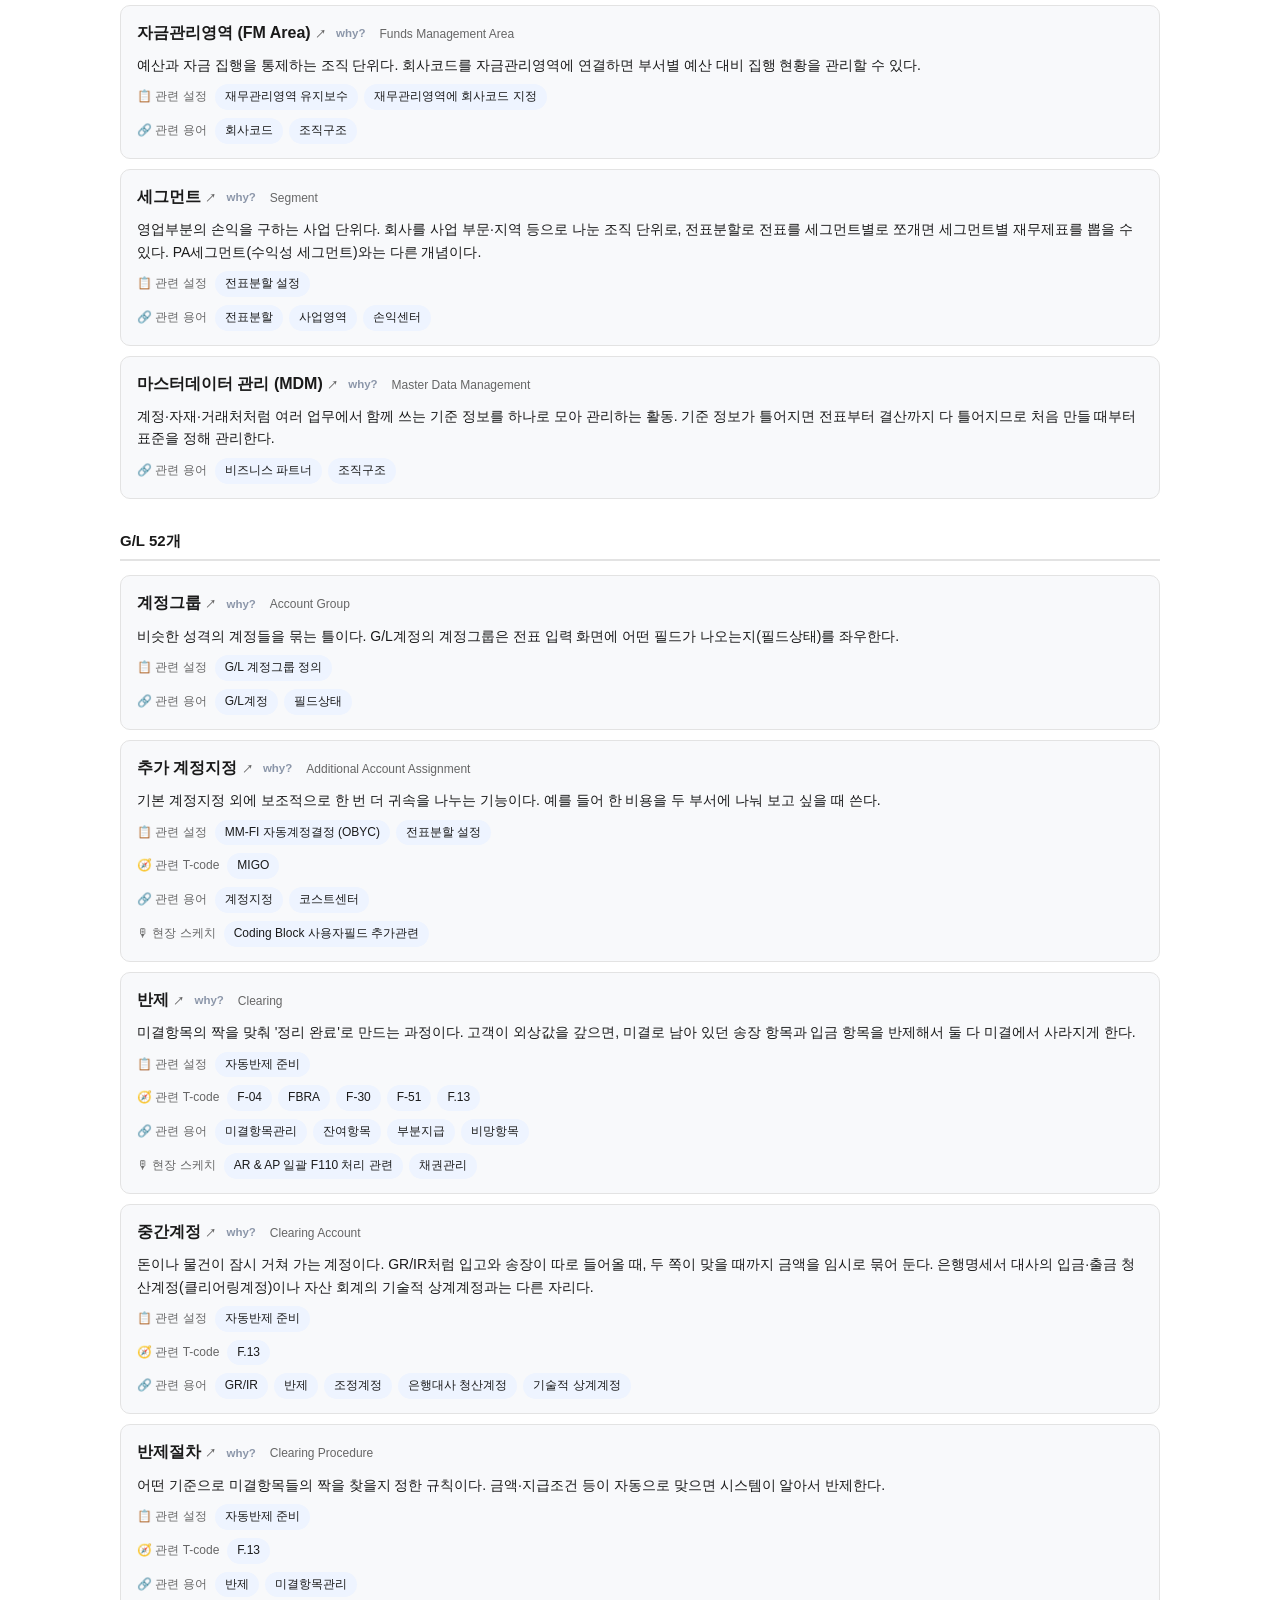
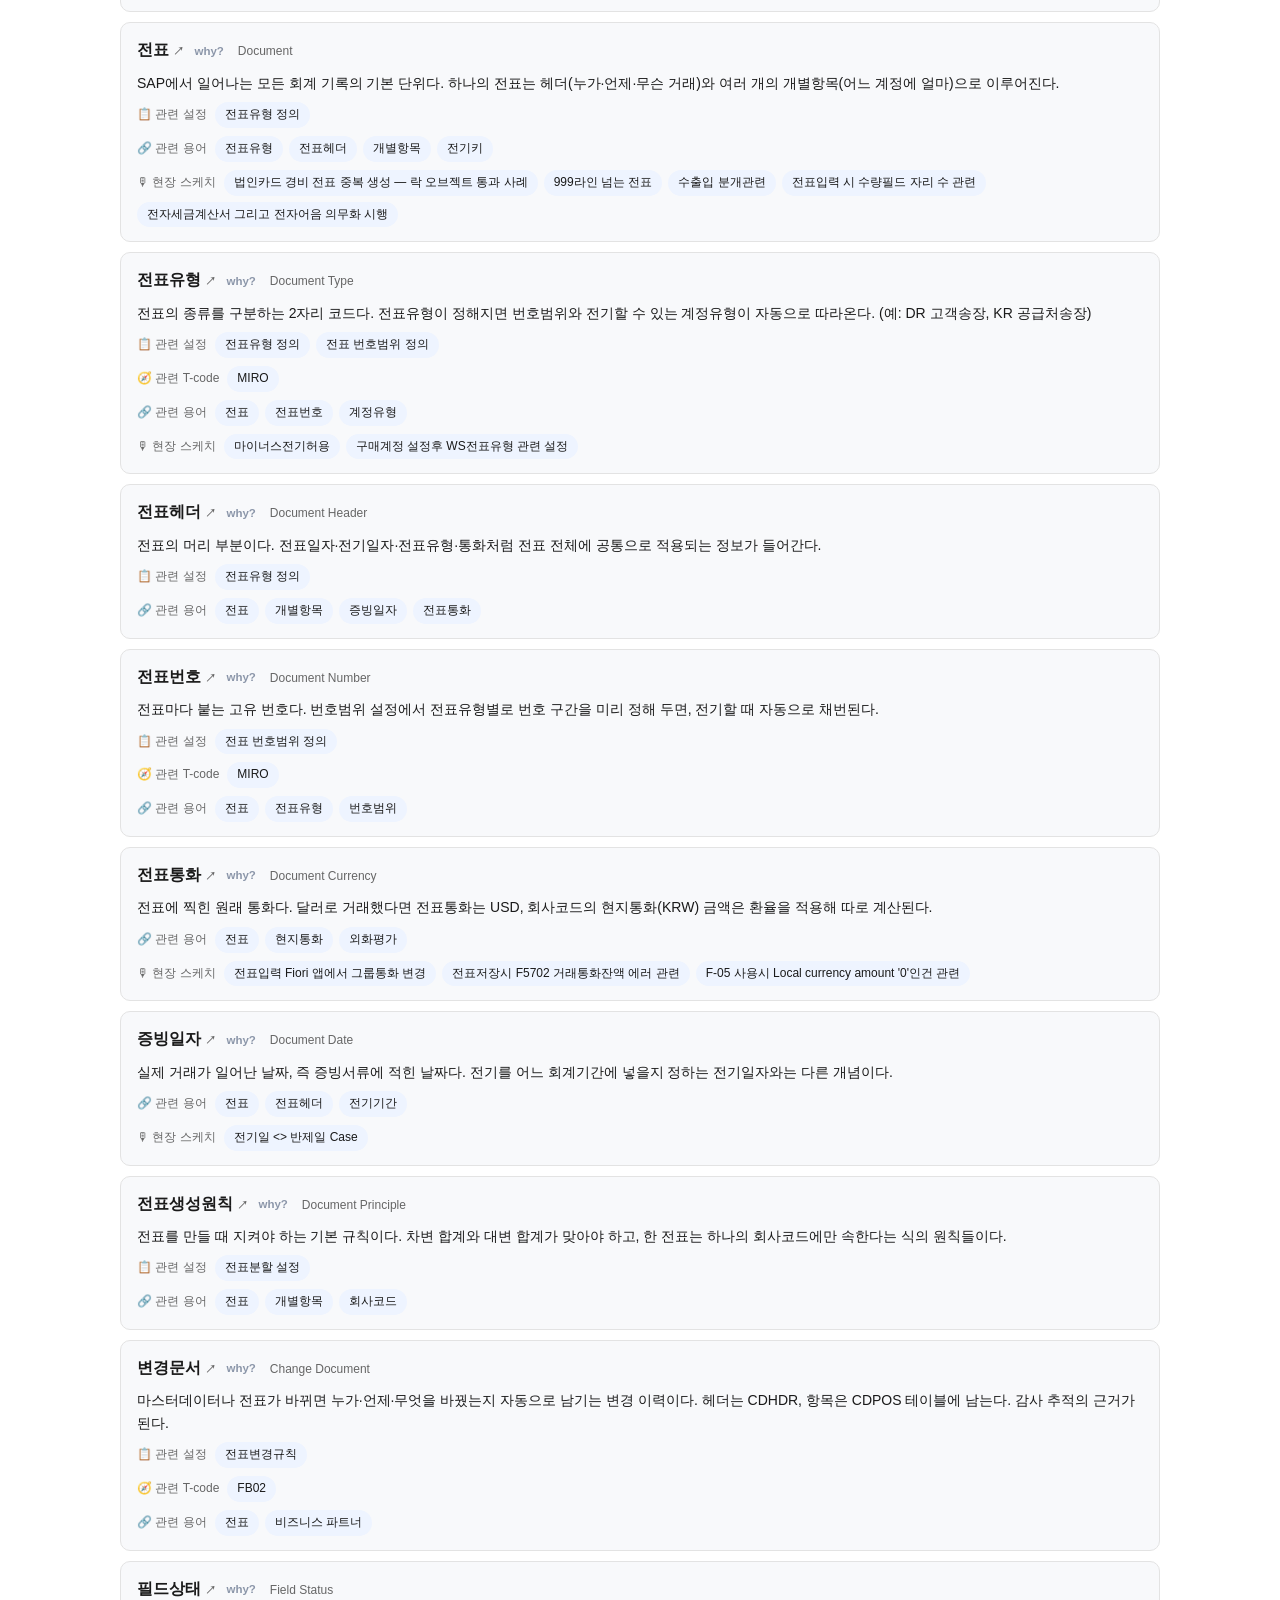
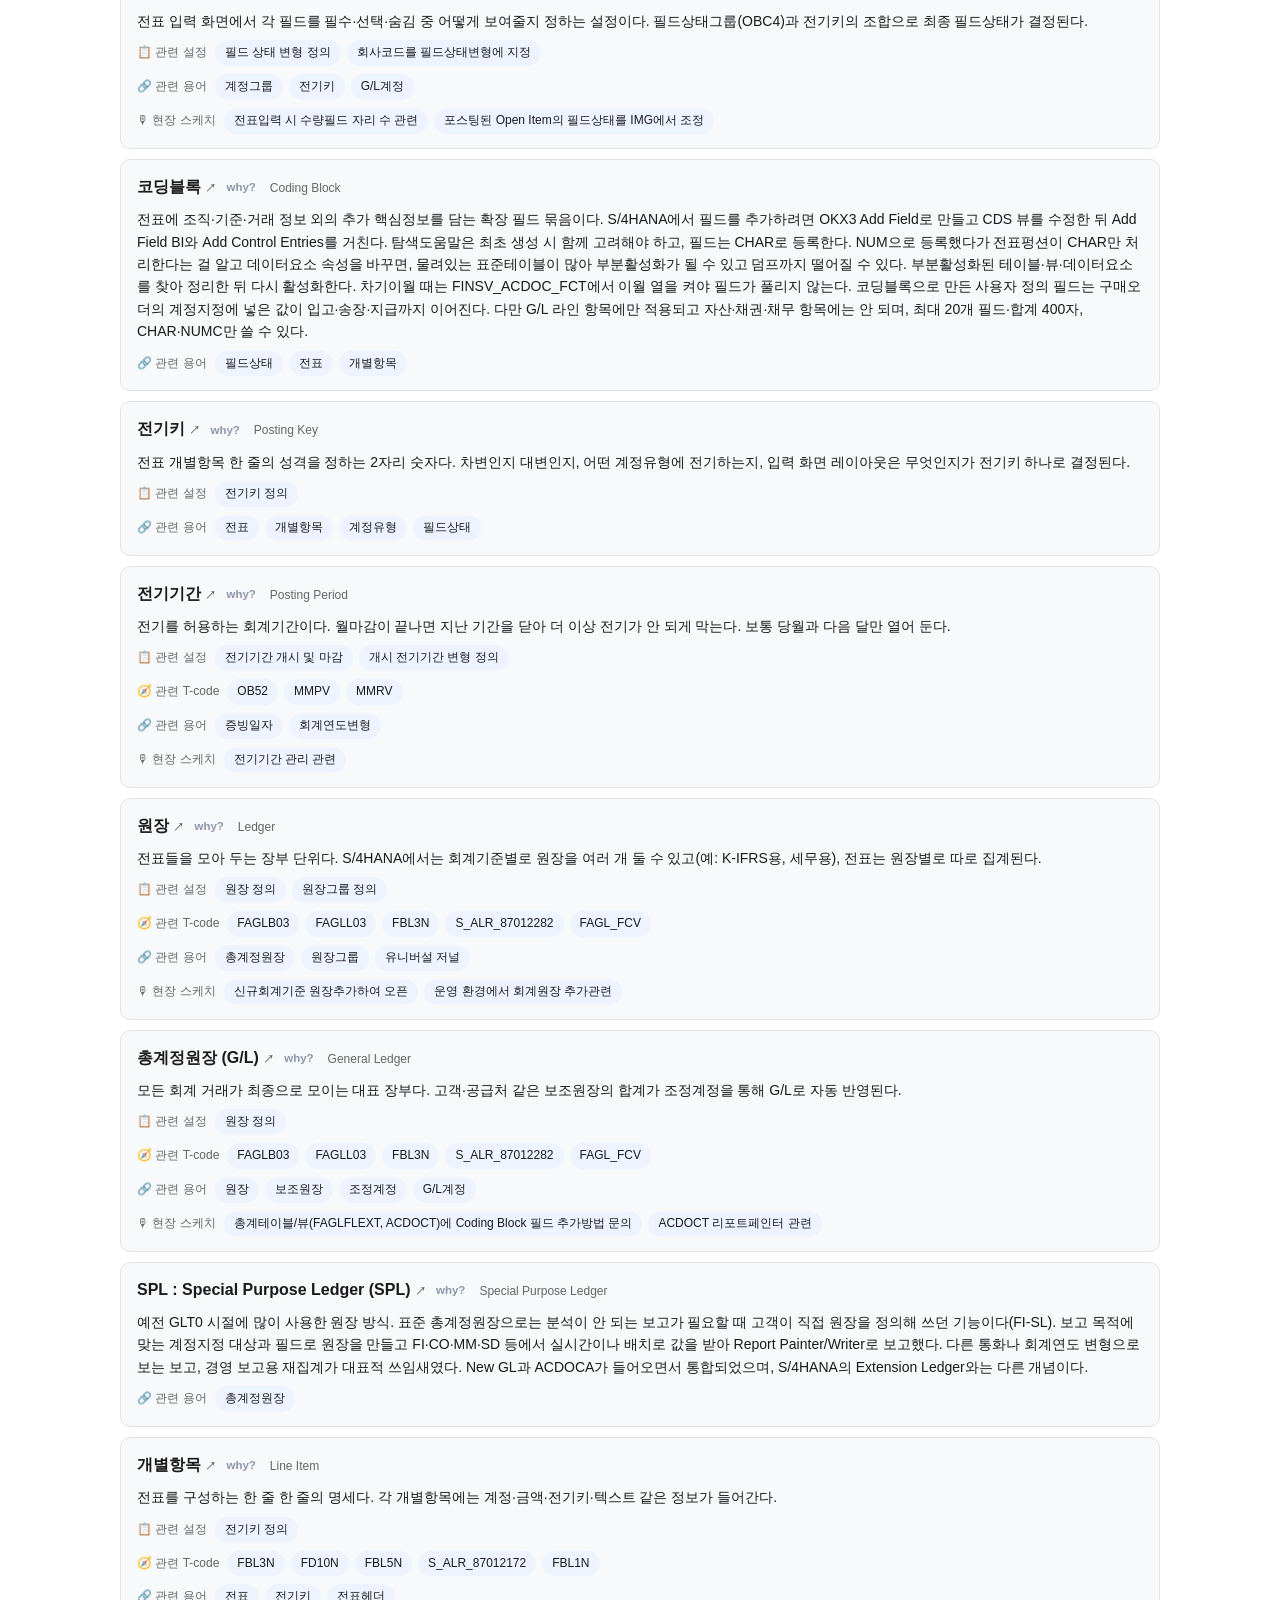
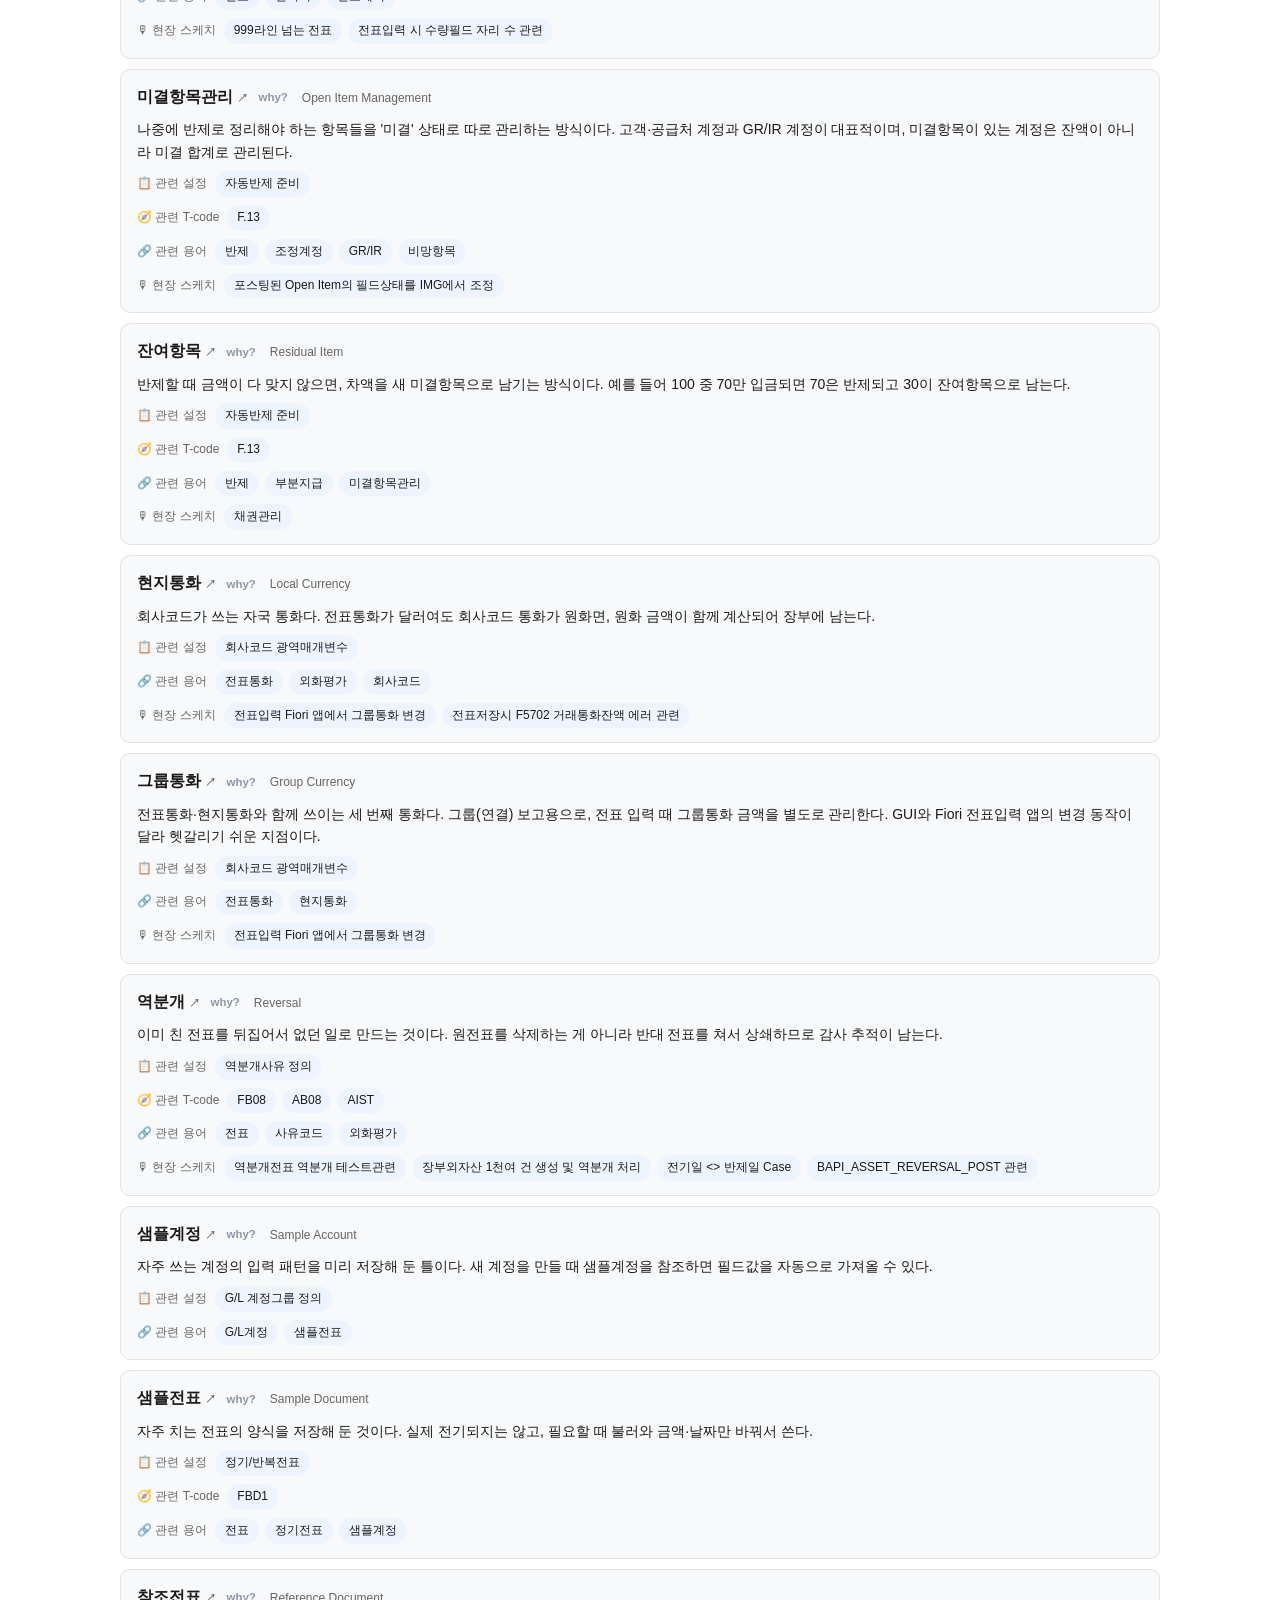
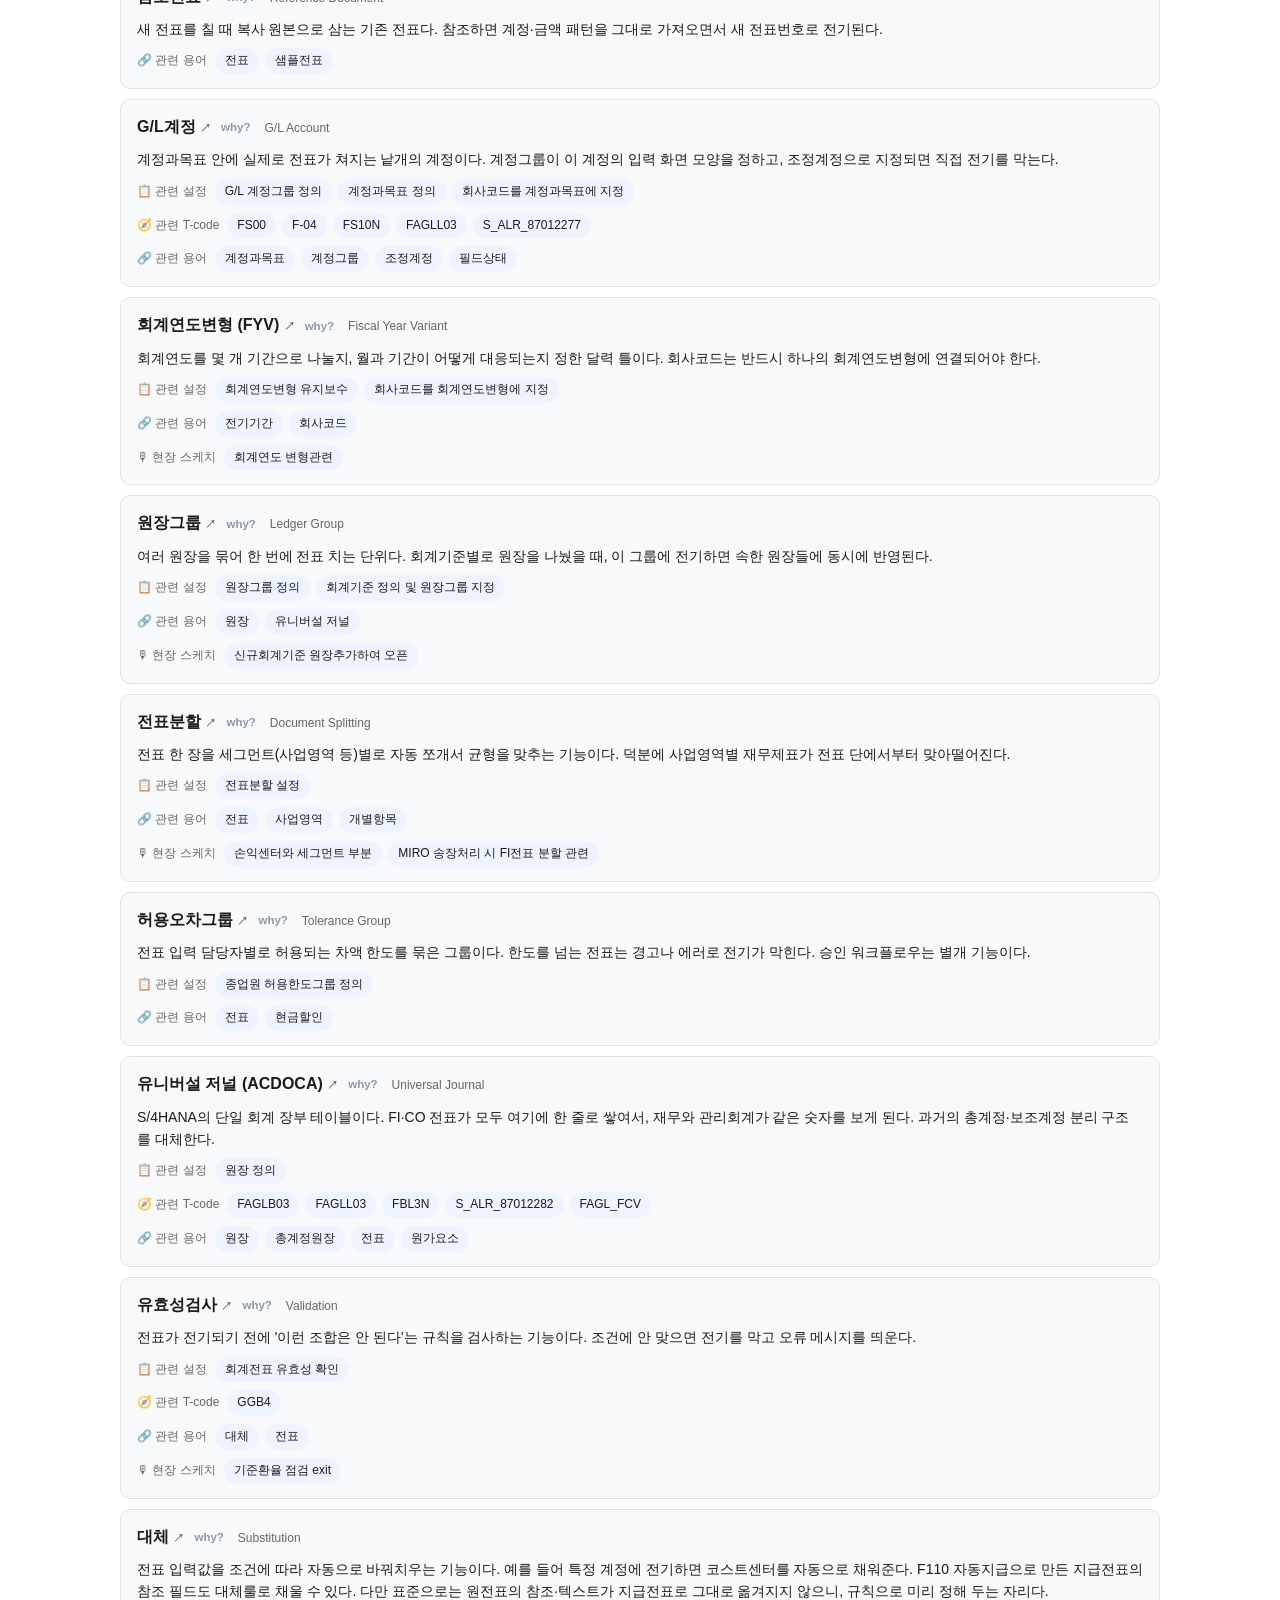
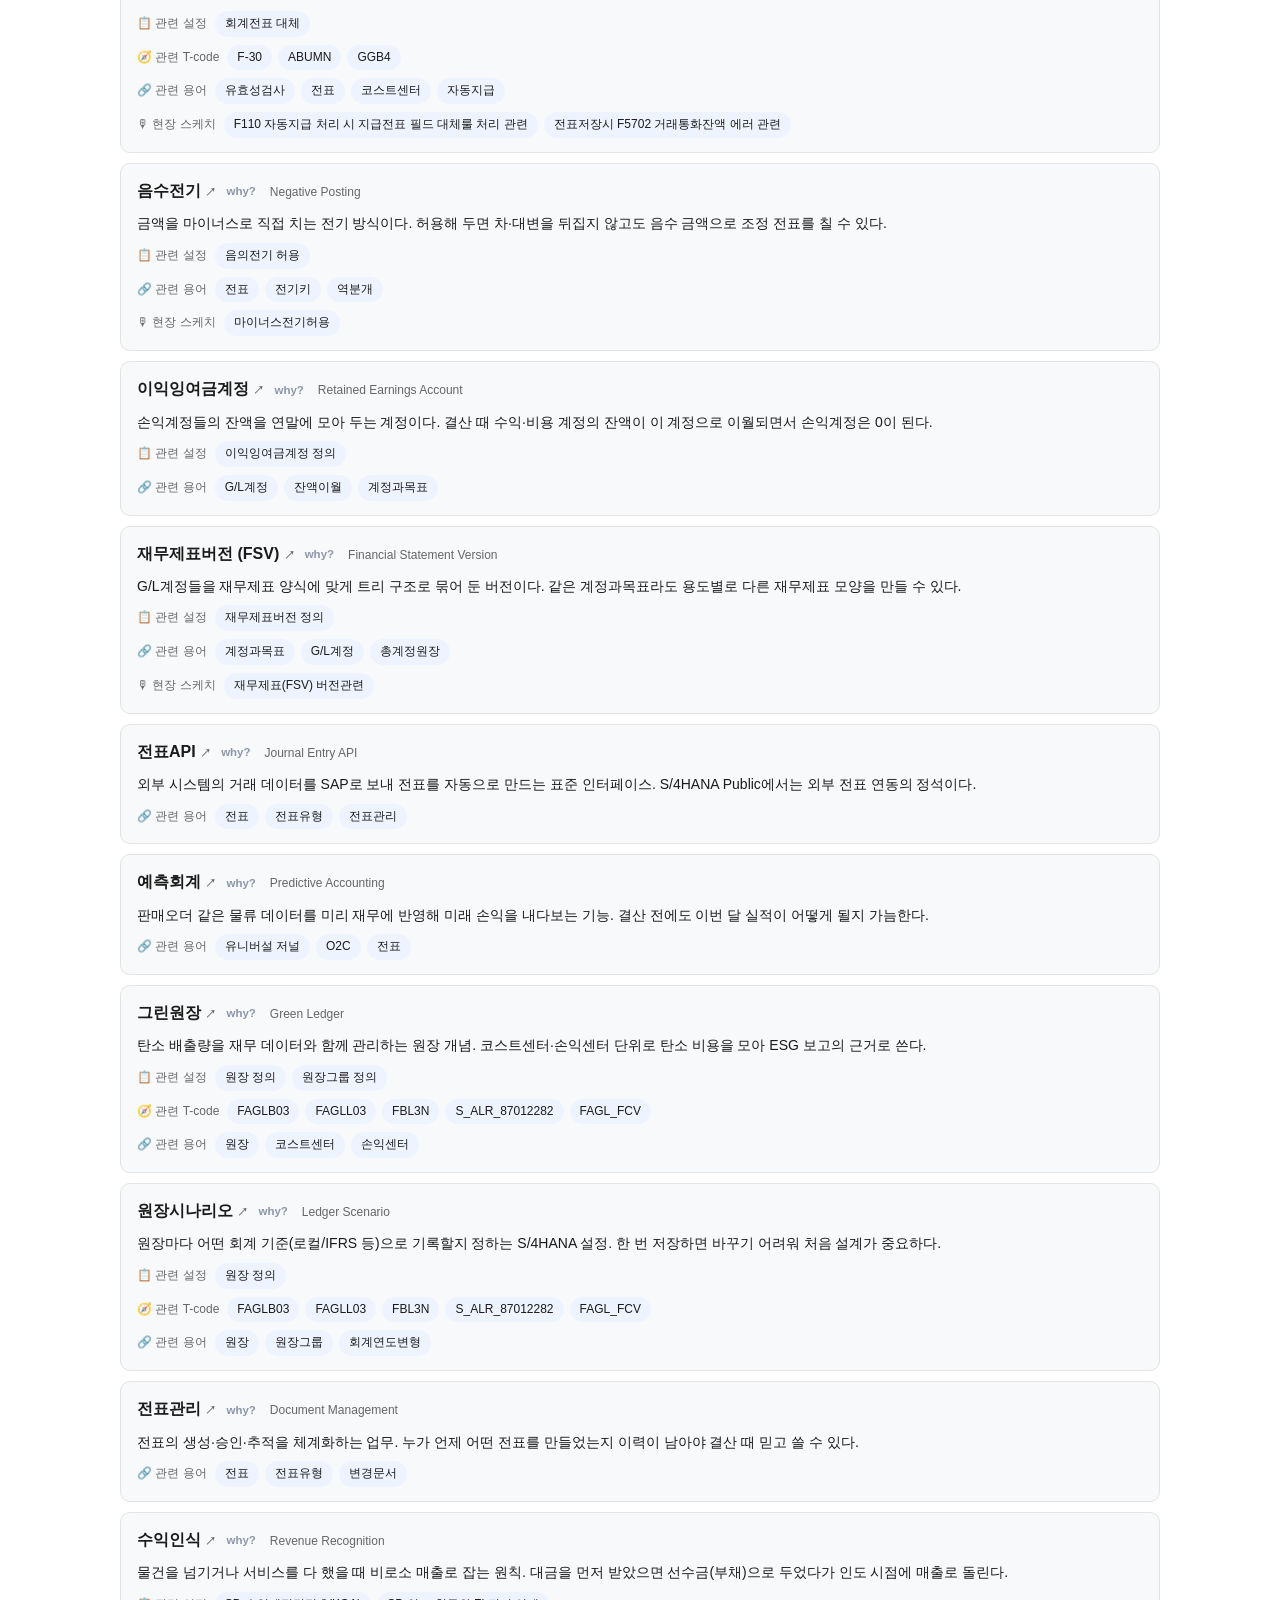
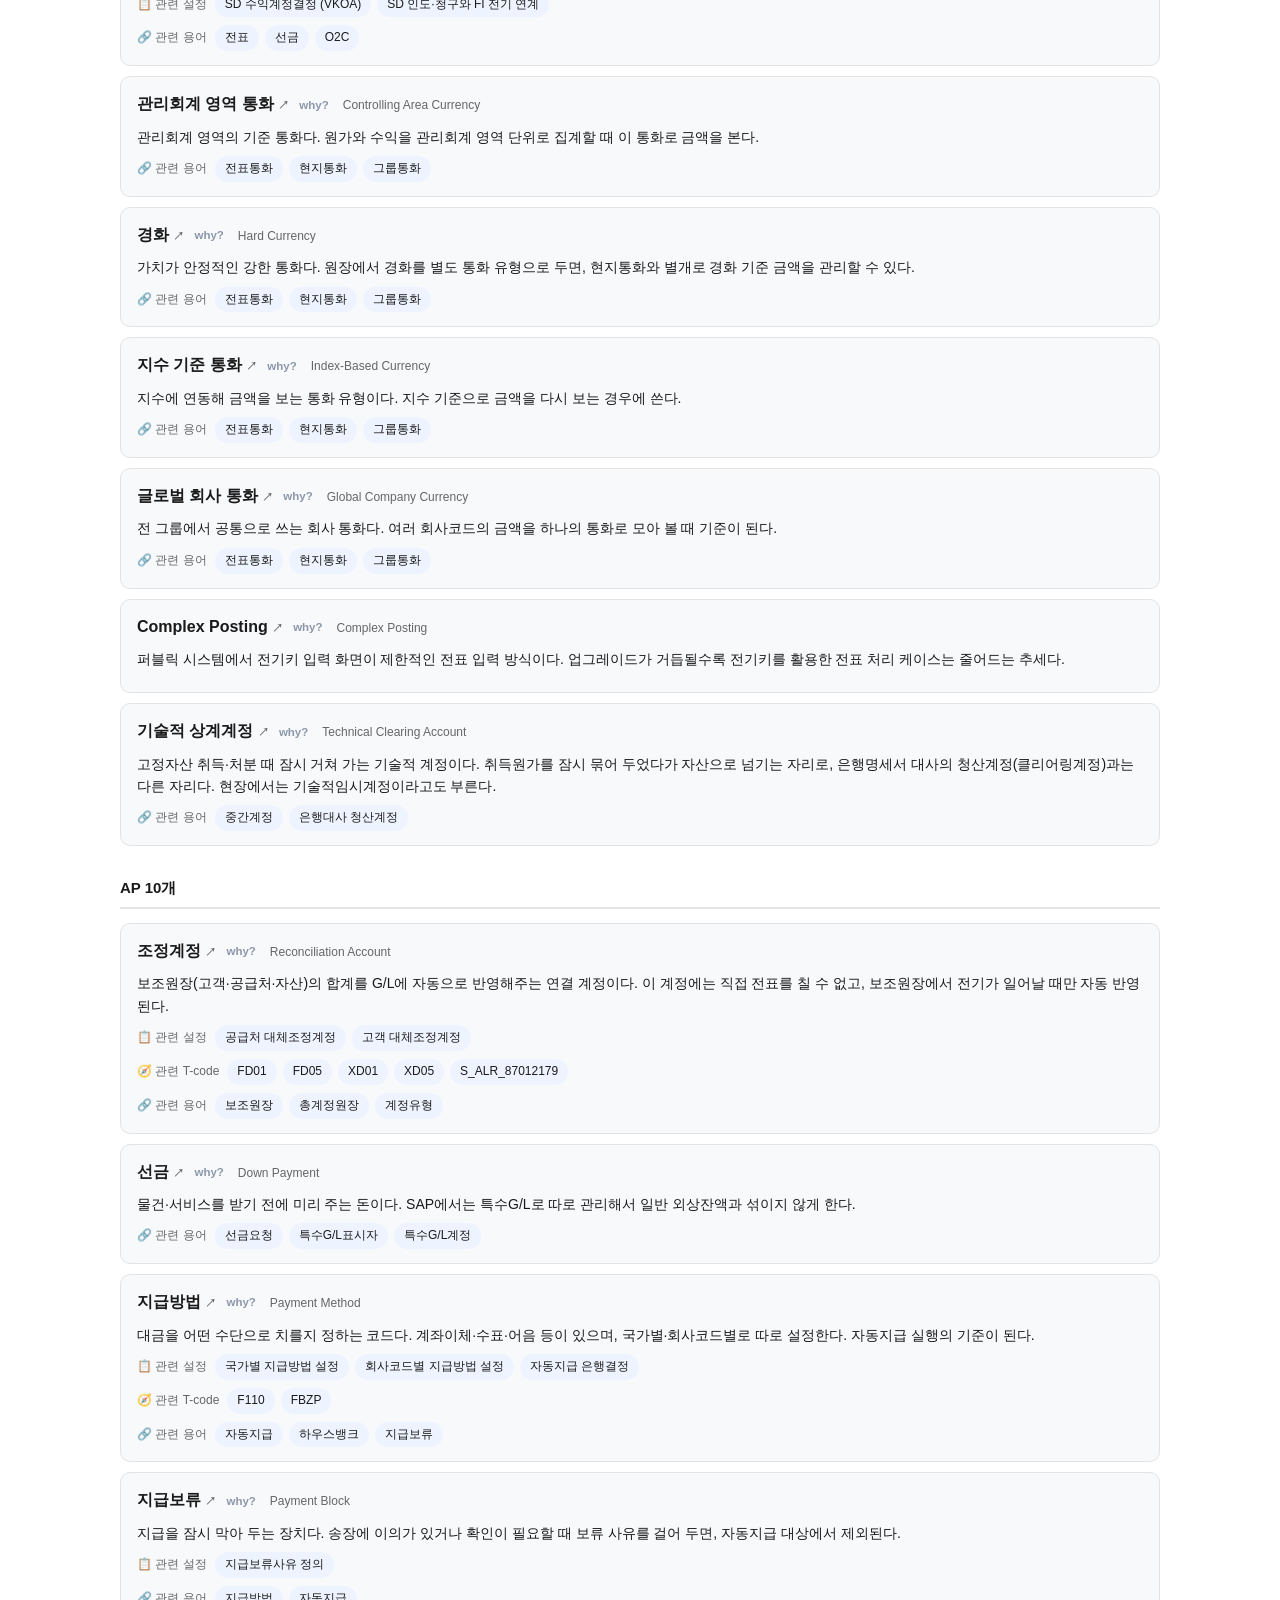
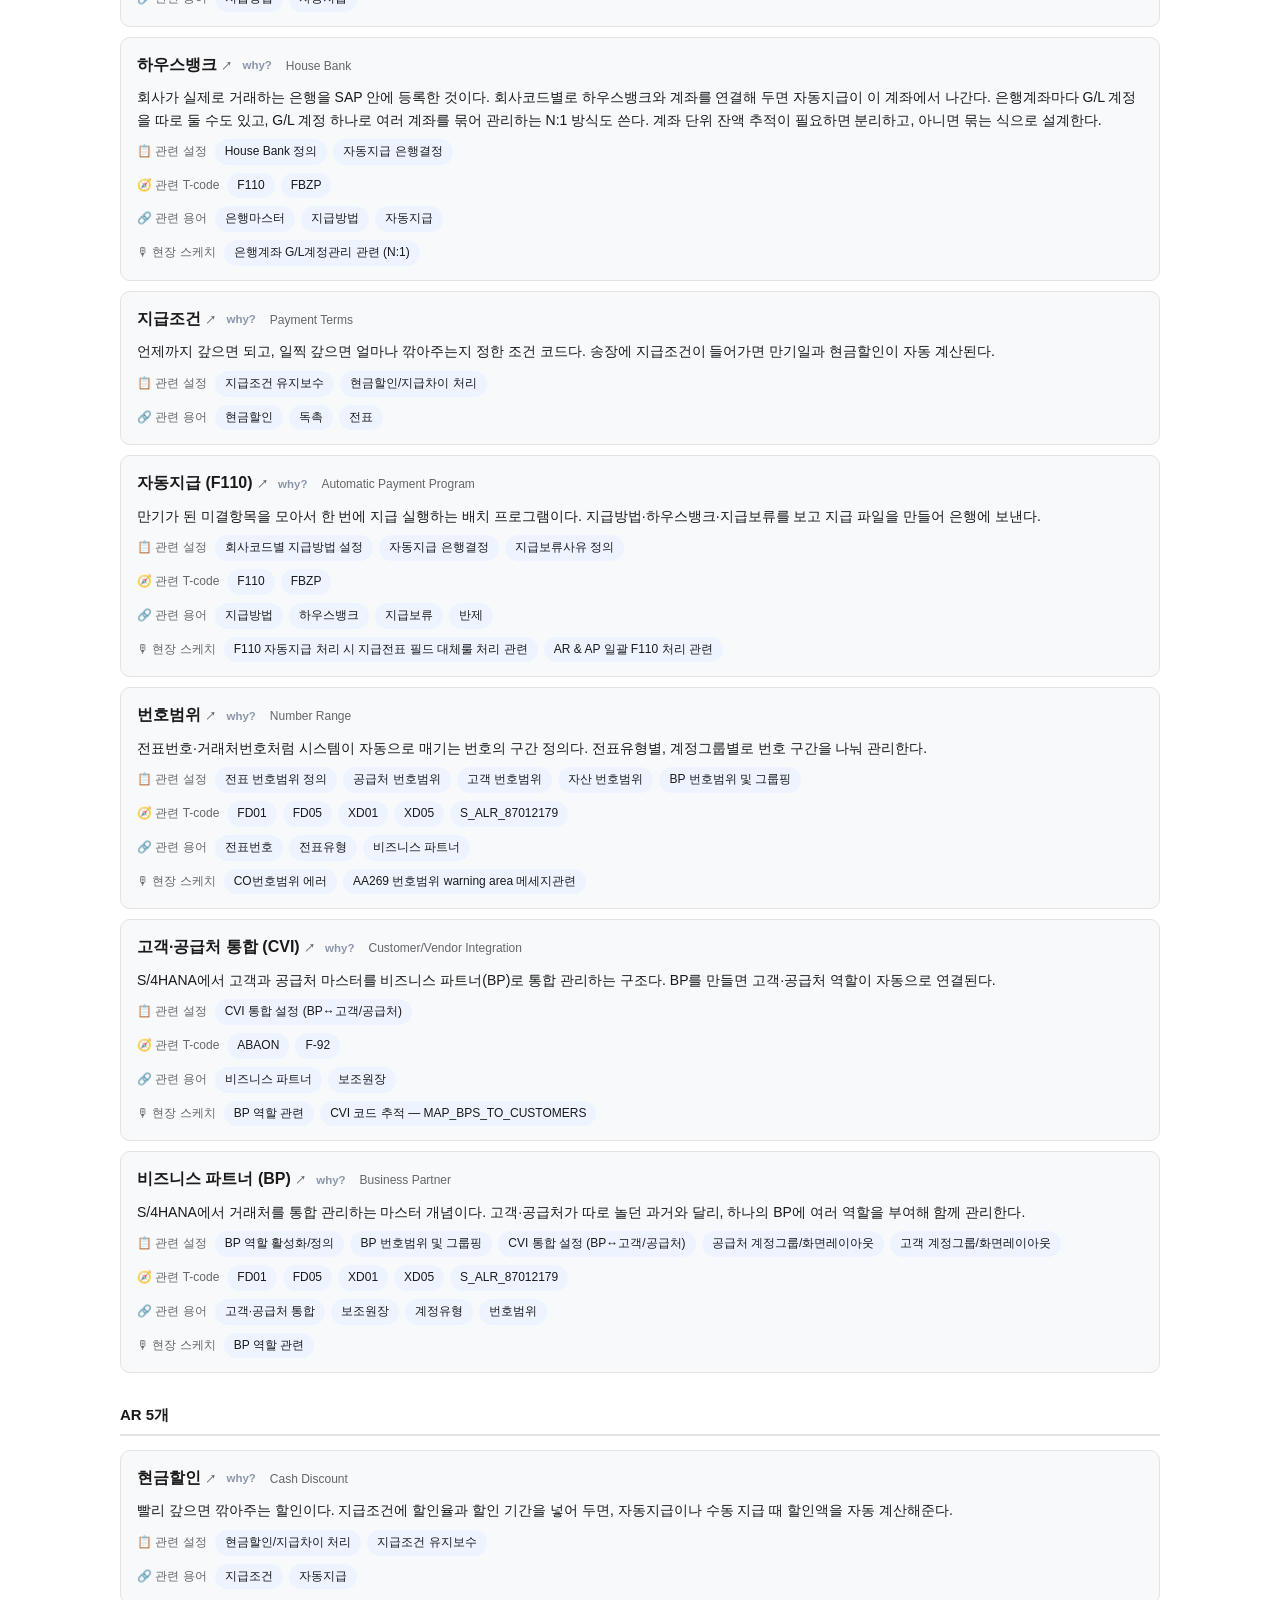
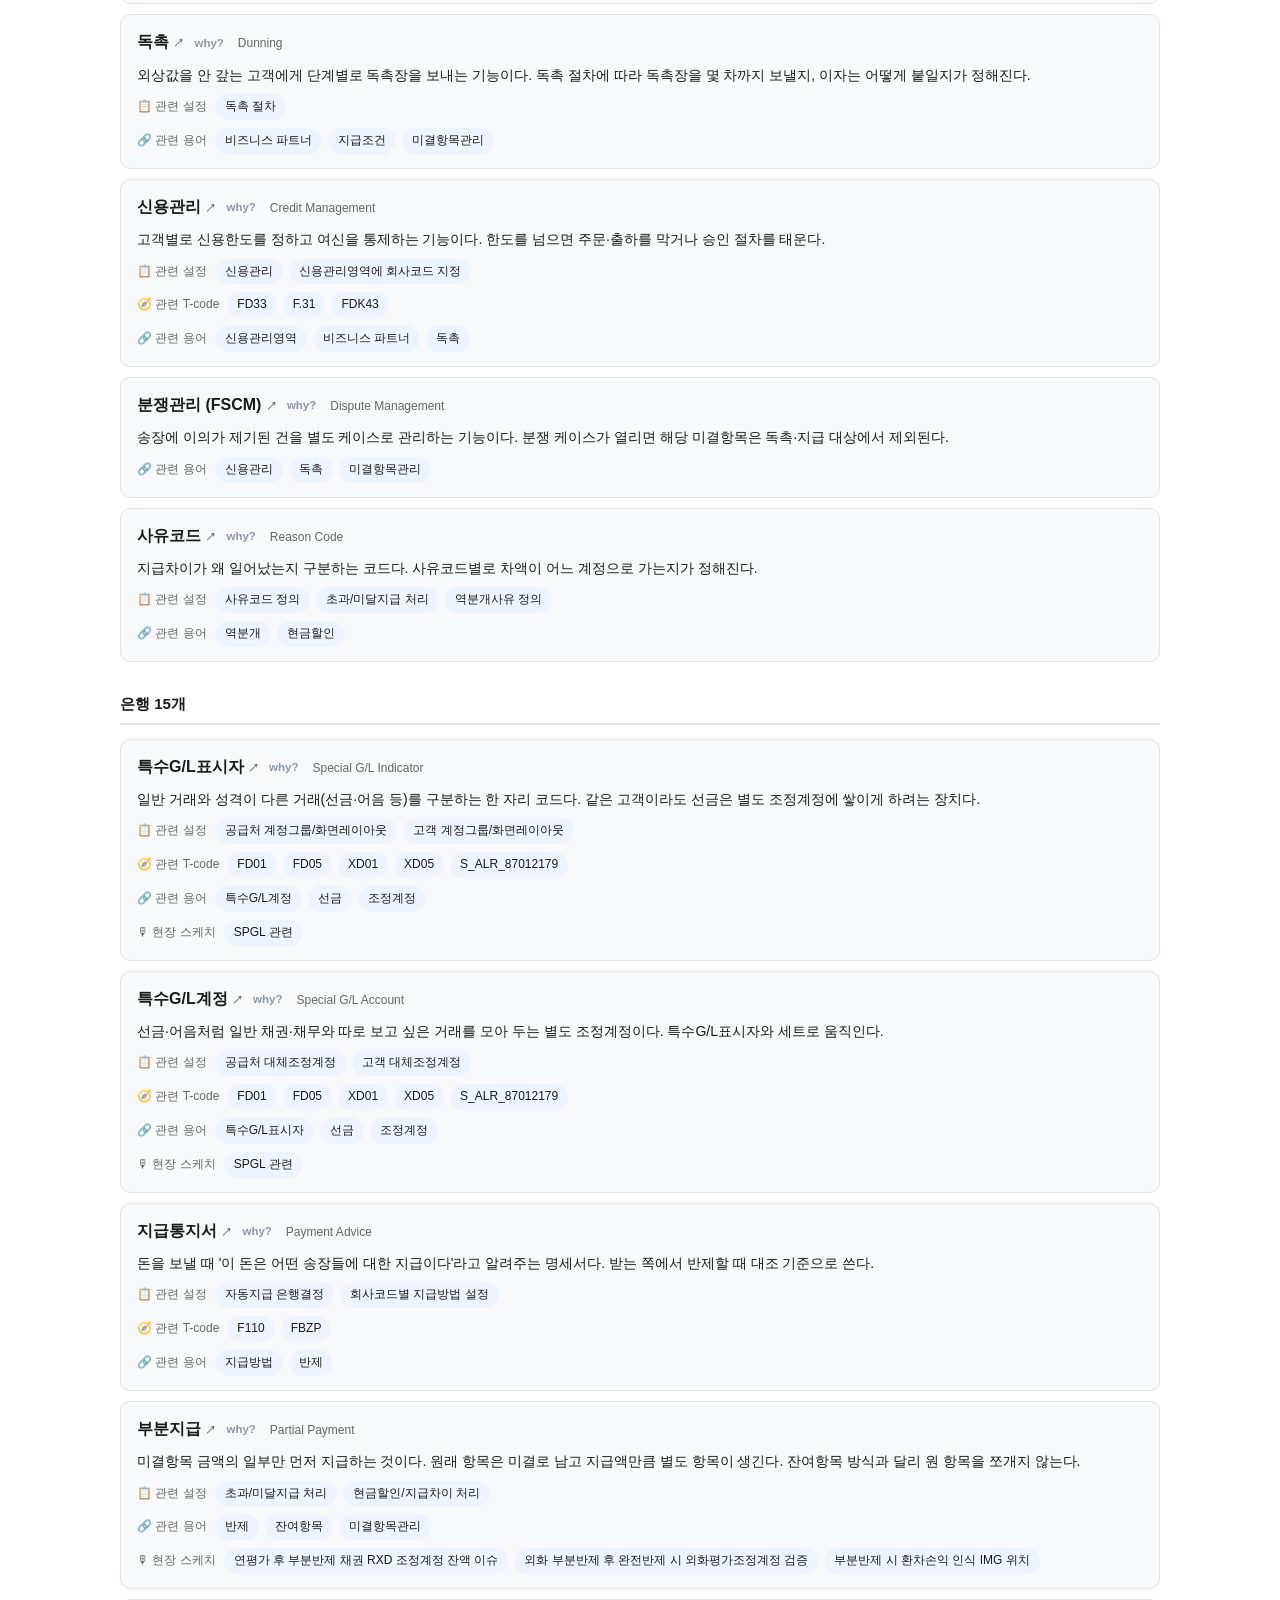
<file: glossary.html>
<!DOCTYPE html>
<html lang="ko">
<head>
<meta charset="UTF-8">
<meta name="viewport" content="width=device-width, initial-scale=1.0">
<title>용어집 | SAP Config 비교 가이드</title>
<meta name="description" content="SAP FI 설정에서 자주 만나는 용어 95개를 S/4HANA 기준으로 쉽게 정리했습니다. 비교표 항목과 서로 연결됩니다.">
<!-- Google AdSense -->
<script async src="https://pagead2.googlesyndication.com/pagead/js/adsbygoogle.js?client=ca-pub-9919904969420259" crossorigin="anonymous"></script>
<link rel="stylesheet" href="style.css?v=20261020c">
<style>
.g-search { display: flex; gap: 8px; margin: 14px 0 6px; }
.g-search input { flex: 1; padding: 10px 14px; font-size: 14px; border: 1px solid var(--line); border-radius: 8px; }
.g-list { display: grid; gap: 10px; margin: 12px 0 8px; }
.g-card { border: 1px solid var(--line); border-radius: 10px; background: var(--card); padding: 14px 16px; scroll-margin-top: 80px; }
.g-card.flash { animation: gflash 2s ease; }
@keyframes gflash { 0%, 60% { background: #fef9c3; } 100% { background: var(--card); } }
.g-card h3 { margin: 0 0 2px; font-size: 16px; }
.g-card h3 .en { font-size: 12px; color: var(--muted); font-weight: 400; margin-left: 8px; }
.term-link { color: inherit; text-decoration: none; }
.term-link:hover { color: #0b5fff; }
.term-link .ext { font-size: 11px; color: var(--muted); font-style: normal; }
.why-link { display: inline-flex; align-items: center; height: 20px; margin-left: 4px; padding: 0 6px; color: #8b96a9; border-radius: 6px; vertical-align: middle; text-decoration: none; font-size: 11.5px; font-weight: 600; }
.why-link:hover { color: #475569; background: #eef2f7; }
.g-card .desc { font-size: 14px; margin: 8px 0; line-height: 1.6; }
.g-chips { display: flex; flex-wrap: wrap; gap: 6px; margin-top: 8px; }
.g-chips a { font-size: 12px; padding: 3px 10px; border-radius: 20px; background: var(--accent-soft); text-decoration: none; color: inherit; }
.g-chips a:hover { background: #dbe4f0; }
.g-chips .lbl { font-size: 12px; color: var(--muted); align-self: center; margin-right: 2px; }
.area-chips { display: flex; flex-wrap: wrap; gap: 6px; margin: 10px 0 4px; }
.area-chips button { border: 1px solid var(--line); background: #f8fafc; border-radius: 20px; padding: 6px 14px; font-size: 13px; cursor: pointer; }
.area-chips button:hover { border-color: #0b5fff; color: #0b5fff; }
.area-chips button.on { background: #0b5fff; border-color: #0b5fff; color: #fff; }
.g-area-h { font-size: 15px; margin: 20px 0 4px; padding-bottom: 6px; border-bottom: 2px solid var(--line); }
</style>
</head>
<body>
<header class="site-header">
  <div class="wrap">
    <a class="brand" href="index.html">SAP FI Configuring Guide <span class="brand-sub">- ECC/PCE/PUBLIC</span></a>
    <nav class="nav">
      <a href="index.html">개요</a>
      <a href="compare.html">비교표(SPRO)</a>
      <a href="graph.html">지식그래프</a>
      <a href="glossary.html" class="active">용어집</a>
      <a href="usermenu.html">UserMenu(SE43)</a>
      <a href="table.html">Table(CDS View)</a>
      <a href="process.html">프로세스</a>
      <a href="integrations.html">외부 연계</a>
      <a href="autoposting.html">Auto-posting</a>
      <a href="sketch.html">현장 스케치</a>
      <a href="updates.html">업데이트</a>
      <a href="feedback.html">피드백</a>
    </nav>
  </div>
</header>

<main class="wrap">
  <h2 class="section">SAP FI 용어집</h2>
  <p class="lead">설정 화면에서 마주치는 SAP 용어를 S/4HANA 기준으로 쉽게 풀었습니다. 용어 → 비교표 설정 항목, 설정 항목 → 용어로 서로 오갈 수 있습니다.</p>

  <div class="g-search">
    <input id="gq" type="search" placeholder="용어 검색 (예: 전표유형, ACDOCA, OBYC)">
  </div>
  <div class="area-chips" id="achips"></div>
  <p id="gcount" class="meta"></p>
  <div class="g-list" id="glist"></div>
  <div class="note" style="margin-top:20px">SAP 관련 용어만 수록합니다. 일반 회계·경영 용어는 제외. 용어 추가·수정 제안은 <a href="feedback.html">피드백</a>으로 보내주세요.</div>
</main>

<footer class="site-footer">
  <div class="wrap">
    <span><a href="https://hksap.tistory.com" target="_blank" rel="noopener">hksap</a> | <a href="https://x.com/hunykang" target="_blank" rel="noopener">@hunykang</a> | <a href="https://www.linkedin.com/in/heonkyu-kang-2a615031/" target="_blank" rel="noopener">LinkedIn</a> | 살며삽질하며.. | My issue log | Since 2006</span>
    <a href="feedback.html">피드백 보내기</a>
    <a href="privacy.html">개인정보처리방침</a>
    <a href="updates.html">업데이트 로그</a>
    <span id="visit-counter" style="display:none;margin-left:auto"></span>
  </div>
</footer>

<script src="glossary.js?v=20261126a"></script>
<script src="data.js?v=20261111a"></script>
<script src="sketch.js?v=20261026c"></script>
<script>
const qInput = document.getElementById('gq');
const list = document.getElementById('glist');
const chipsBox = document.getElementById('achips');
const byId = Object.fromEntries(GLOSSARY.map(t => [t.id, t]));
const AREA_LABEL = { org: '조직구조', gl: 'G/L', ap: 'AP', ar: 'AR', bank: '은행', aa: '자산회계', tax: '세금', co: 'CO', xmod: '타모듈 연결', close: '결산', grc: '내부통제', etc: '기타' };
const AREA_ORDER = ['org', 'gl', 'ap', 'ar', 'bank', 'aa', 'tax', 'co', 'xmod', 'close', 'grc', 'etc'];
let curArea = '';
const areaCount = {};
GLOSSARY.forEach(t => { areaCount[t.area] = (areaCount[t.area] || 0) + 1; });
chipsBox.innerHTML = [`<button data-a="" class="on">전체 ${GLOSSARY.length}</button>`]
  .concat(AREA_ORDER.filter(a => areaCount[a]).map(a =>
    `<button data-a="${a}">${AREA_LABEL[a]} ${areaCount[a]}</button>`)).join('');
chipsBox.addEventListener('click', ev => {
  const b = ev.target.closest('button[data-a]');
  if (!b) return;
  curArea = b.dataset.a;
  chipsBox.querySelectorAll('button').forEach(x => x.classList.toggle('on', x === b));
  render();
});
const itemName = id => { const e = (typeof GUIDE_DATA !== 'undefined') ? GUIDE_DATA.find(x => x.id === id) : null; return e ? e.item : id; };
// 현장 스케치 역인덱스: 용어 id -> 스케치 목록
const SKETCH_BY_TERM = {};
if (typeof SKETCHES !== 'undefined') SKETCHES.forEach(s => (s.terms || []).forEach(id => {
  (SKETCH_BY_TERM[id] = SKETCH_BY_TERM[id] || []).push(s);
}));
function esc(s) { return String(s).replace(/&/g, '&amp;').replace(/</g, '&lt;'); }
function cardHTML(t) {
  return `
    <div class="g-card" id="term-${t.id}">
      <h3><a class="term-link" href="https://www.google.com/search?q=${encodeURIComponent(t.kr + ' SAP')}" target="_blank" rel="noopener" title="구글 검색으로 열기">${esc(t.kr)}${t.abbr ? ` (${esc(t.abbr)})` : ''} <i class="ext">↗</i></a><a class="why-link" href="https://www.google.com/search?q=${encodeURIComponent('s/4hana config why ' + t.kr)}" target="_blank" rel="noopener" title="왜 필요한지 구글 검색">why?</a><span class="en">${esc(t.en)}</span></h3>
      <p class="desc">${esc(t.desc)}</p>
      ${(t.items && t.items.length) ? `<div class="g-chips"><span class="lbl">📋 관련 설정</span>${t.items.map(id =>
        `<a href="compare.html#row-${id}">${esc(itemName(id))}</a>`).join('')}</div>` : ''}
      ${(t.menus && t.menus.length) ? `<div class="g-chips"><span class="lbl">🧭 관련 T-code</span>${t.menus.map(c =>
        `<a href="usermenu.html#u-${c.replace(/[^A-Za-z0-9_-]/g, '-')}">${esc(c)}</a>`).join('')}</div>` : ''}
      ${(t.terms && t.terms.length) ? `<div class="g-chips"><span class="lbl">🔗 관련 용어</span>${t.terms.map(id =>
        byId[id] ? `<a href="#term-${id}" data-term="${id}">${esc(byId[id].kr)}</a>` : '').join('')}</div>` : ''}
      ${(SKETCH_BY_TERM[t.id] || []).length ? `<div class="g-chips"><span class="lbl">🎙 현장 스케치</span>${SKETCH_BY_TERM[t.id].map(s =>
        `<a href="sketch.html#sk-${s.id}">${esc(s.title)}</a>`).join('')}</div>` : ''}
    </div>`;
}
function render() {
  const q = qInput.value.trim().toLowerCase();
  const terms = GLOSSARY.filter(t =>
    (!curArea || t.area === curArea) &&
    (!q || (t.kr + ' ' + t.en + ' ' + (t.abbr || '')).toLowerCase().includes(q)));
  document.getElementById('gcount').innerHTML = `<strong>${terms.length}</strong>개 용어`;
  if (!curArea && !q) {
    // 전체 보기: 영역별로 묶어서 표시
    list.innerHTML = AREA_ORDER.filter(a => areaCount[a]).map(a => {
      const ts = terms.filter(t => t.area === a);
      return ts.length ? `<h3 class="g-area-h">${AREA_LABEL[a]} <span class="meta">${ts.length}개</span></h3>` + ts.map(cardHTML).join('') : '';
    }).join('') || '<p>검색 결과가 없습니다.</p>';
  } else {
    list.innerHTML = terms.map(cardHTML).join('') || '<p>검색 결과가 없습니다.</p>';
  }
}
qInput.addEventListener('input', render);
list.addEventListener('click', ev => {
  const a = ev.target.closest('a[data-term]');
  if (!a) return;
  ev.preventDefault();
  const id = a.dataset.term;
  let card = document.getElementById('term-' + id);
  if (!card) { qInput.value = ''; render(); card = document.getElementById('term-' + id); }
  if (card) {
    card.scrollIntoView({ block: 'center', behavior: 'smooth' });
    card.classList.remove('flash'); void card.offsetWidth; card.classList.add('flash');
    history.replaceState(null, '', '#term-' + id);
  }
});
render();
// 딥링크 #term-xxx 로 들어오면 해당 카드로 이동
if (location.hash.startsWith('#term-')) {
  let card = document.getElementById(location.hash.slice(1));
  if (!card) { qInput.value = ''; curArea = ''; chipsBox.querySelectorAll('button').forEach(x => x.classList.toggle('on', x.dataset.a === '')); render(); card = document.getElementById(location.hash.slice(1)); }
  if (card) { card.scrollIntoView({ block: 'center' }); card.classList.add('flash'); }
}
</script>
<script src="counter.js?v=202610061759"></script>
</body>
</html>
</file>
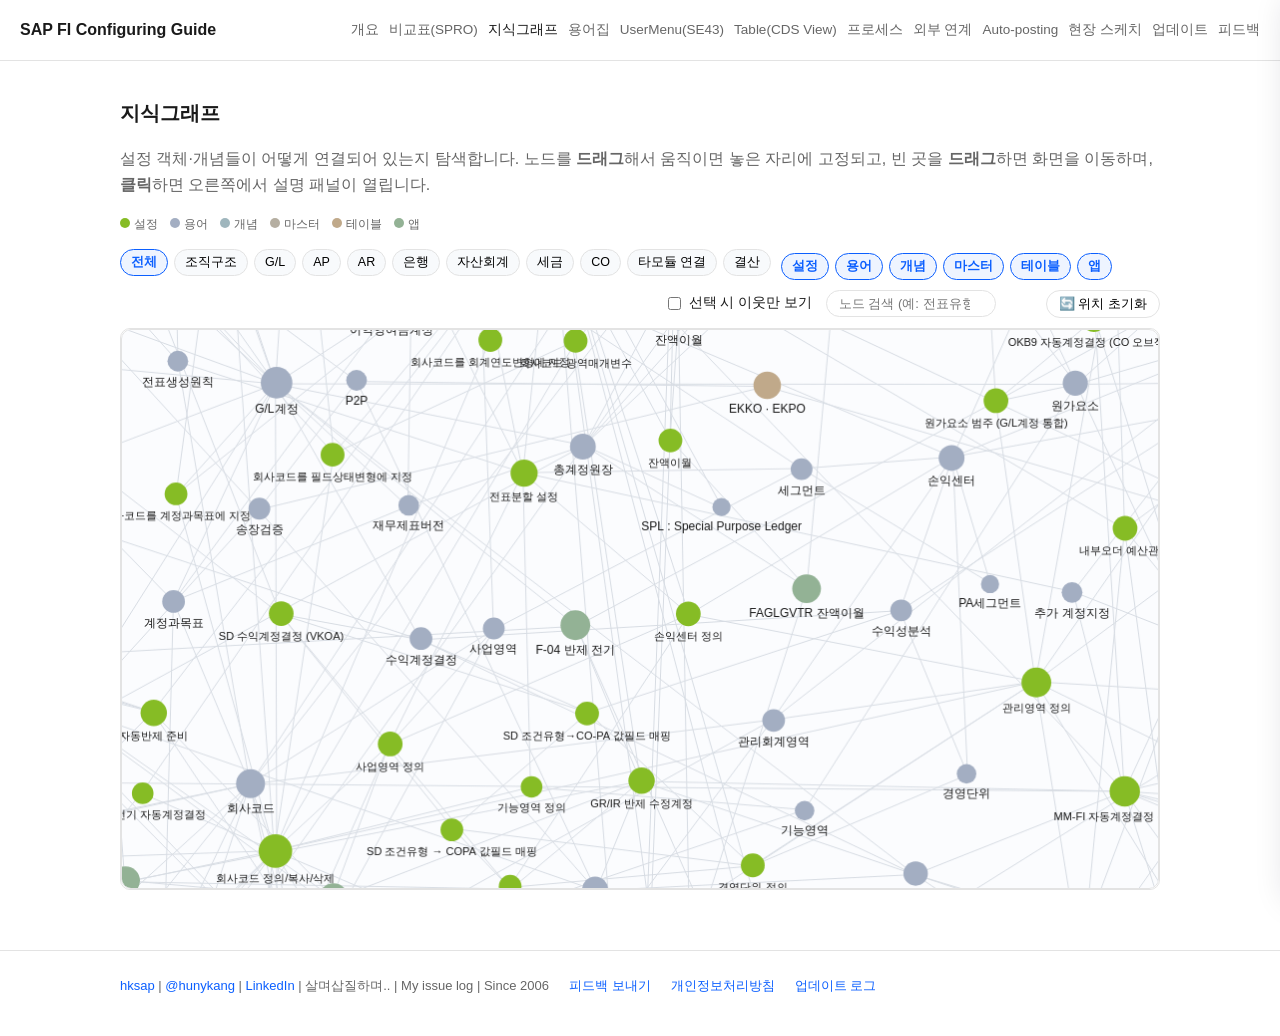
<file: graph.html>
<!DOCTYPE html>
<html lang="ko">
<head>
<meta charset="UTF-8">
<meta name="viewport" content="width=device-width, initial-scale=1.0">
<title>지식그래프 | SAP Config 비교 가이드</title>
<meta name="description" content="SAP FI 설정 객체들의 연결 관계를 그래프로 탐색합니다. 노드를 클릭하면 ECC/PCE/Public 비교가 표시됩니다.">
<!-- Google AdSense -->
<script async src="https://pagead2.googlesyndication.com/pagead/js/adsbygoogle.js?client=ca-pub-9919904969420259" crossorigin="anonymous"></script>
<link rel="stylesheet" href="style.css?v=20261020c">
</head>
<body>
<header class="site-header">
  <div class="wrap">
    <a class="brand" href="index.html">SAP FI Configuring Guide <span class="brand-sub">- ECC/PCE/PUBLIC</span></a>
    <nav class="nav">
      <a href="index.html">개요</a>
      <a href="compare.html">비교표(SPRO)</a>
      <a href="graph.html" class="active">지식그래프</a>
      <a href="glossary.html">용어집</a>
      <a href="usermenu.html">UserMenu(SE43)</a>
      <a href="table.html">Table(CDS View)</a>
      <a href="process.html">프로세스</a>
      <a href="integrations.html">외부 연계</a>
      <a href="autoposting.html">Auto-posting</a>
      <a href="sketch.html">현장 스케치</a>
      <a href="updates.html">업데이트</a>
      <a href="feedback.html">피드백</a>
    </nav>
  </div>
</header>

<main class="wrap">
  <h2 class="section">지식그래프</h2>
  <p class="lead">설정 객체·개념들이 어떻게 연결되어 있는지 탐색합니다. 노드를 <strong>드래그</strong>해서 움직이면 놓은 자리에 고정되고, 빈 곳을 <strong>드래그</strong>하면 화면을 이동하며, <strong>클릭</strong>하면 오른쪽에서 설명 패널이 열립니다.</p>
  <div class="legend">
    <span><span class="dot" style="background:#86BC25"></span>설정</span>
    <span><span class="dot" style="background:#a3aec2"></span>용어</span>
    <span><span class="dot" style="background:#9fb6bd"></span>개념</span>
    <span><span class="dot" style="background:#b5aea1"></span>마스터</span>
    <span><span class="dot" style="background:#c0a98a"></span>테이블</span>
    <span><span class="dot" style="background:#93b295"></span>앱</span>
  </div>
  <div class="g-controls">
    <div class="rel-chips" id="area-chips" style="margin-top:0"></div>
    <div class="rel-chips" id="type-chips" style="margin-top:8px"></div>
    <div class="g-toggles">
      <label><input type="checkbox" id="tgl-focus"> 선택 시 이웃만 보기</label>
      <span class="g-search"><input type="search" id="g-search" placeholder="노드 검색 (예: 전표유형)"><span id="g-count"></span></span>
      <button type="button" id="g-reset" class="g-reset-btn" title="고정된 노드 위치를 초기화합니다">🔄 위치 초기화</button>
    </div>
  </div>
  <div class="graph-box" style="border:1px solid var(--line);border-radius:10px;overflow:hidden;background:#fff">
    <canvas id="graph-canvas" style="width:100%;display:block;cursor:grab;touch-action:pan-y"></canvas>
  </div>
  <aside class="graph-side graph-slide-panel" id="side">
    <h3>노드를 클릭하세요</h3>
    <p class="lead">선택한 객체의 ECC / PCE / Public 비교가 여기에 표시됩니다.</p>
  </aside>
</main>

<footer class="site-footer">
  <div class="wrap">
    <span><a href="https://hksap.tistory.com" target="_blank" rel="noopener">hksap</a> | <a href="https://x.com/hunykang" target="_blank" rel="noopener">@hunykang</a> | <a href="https://www.linkedin.com/in/heonkyu-kang-2a615031/" target="_blank" rel="noopener">LinkedIn</a> | 살며삽질하며.. | My issue log | Since 2006</span>
    <a href="feedback.html">피드백 보내기</a>
    <a href="privacy.html">개인정보처리방침</a>
    <a href="updates.html">업데이트 로그</a>
    <span id="visit-counter" style="display:none;margin-left:auto"></span>
  </div>
</footer>

<script src="data.js?v=20261111a"></script>
<script src="glossary.js?v=20261126a"></script>
<script src="graph-widget.js?v=20261025b"></script>
<script src="graph-panel.js?v=20261024c"></script>
<script>
(function () {
  const side = document.getElementById('side');
  let panelCtl = null;
  const g = initGraph('graph-canvas', {
    height: 560,
    onSelect: function (n) { if (panelCtl) panelCtl.onSelect(n); }
  });
  panelCtl = initGraphPanel(g, side, {
    slide: true,
    afterEntry: function (e) {
      return `<p style="margin-top:12px;font-size:13px"><a href="compare.html?q=${encodeURIComponent(e.item)}">📊 비교표에서 보기 →</a> · <a href="index.html#${e.id}">📋 개요 리스트에서 보기 →</a></p>`;
    }
  });
  // 영역 필터 칩
  const areas = ['전체', '조직구조', 'G/L', 'AP', 'AR', '은행', '자산회계', '세금', 'CO', '타모듈 연결', '결산'];
  const chipsBox = document.getElementById('area-chips');
  chipsBox.innerHTML = areas.map((a, i) =>
    `<button data-area="${a === '전체' ? '' : a}" class="${i === 0 ? 'on' : ''}">${a}</button>`).join('');
  chipsBox.addEventListener('click', ev => {
    const b = ev.target.closest('button');
    if (!b) return;
    chipsBox.querySelectorAll('button').forEach(x => x.classList.remove('on'));
    b.classList.add('on');
    g.setArea(b.dataset.area);
  });
  document.getElementById('tgl-focus').addEventListener('change', ev => g.setFocusOnly(ev.target.checked));
  // 노드 종류 토글 칩 (설정·용어·개념·마스터·테이블·앱)
  const typeChips = document.getElementById('type-chips');
  const typeDefs = [['entry', '설정'], ['term', '용어'], ['concept', '개념'], ['master', '마스터'], ['table', '테이블'], ['app', '앱']];
  typeChips.innerHTML = typeDefs.map(([t, label]) =>
    `<button data-type="${t}" class="on">${label}</button>`).join('');
  typeChips.addEventListener('click', ev => {
    const b = ev.target.closest('button');
    if (!b) return;
    const on = !b.classList.contains('on');
    b.classList.toggle('on', on);
    g.setTypeVisible(b.dataset.type, on);
  });
  document.getElementById('g-reset').addEventListener('click', () => g.unpinAll());
  // 노드 검색
  const sInput = document.getElementById('g-search');
  const sCount = document.getElementById('g-count');
  sInput.addEventListener('input', () => {
    const hits = g.search(sInput.value);
    sCount.textContent = sInput.value.trim() ? hits.length + '개' : '';
  });
  sInput.addEventListener('keydown', ev => {
    if (ev.key === 'Enter') {
      const hits = g.search(sInput.value);
      if (hits.length) g.selectNode(hits[0]);
    }
  });
})();
</script>
<script src="counter.js?v=202610061759"></script>
</body>
</html>
</file>
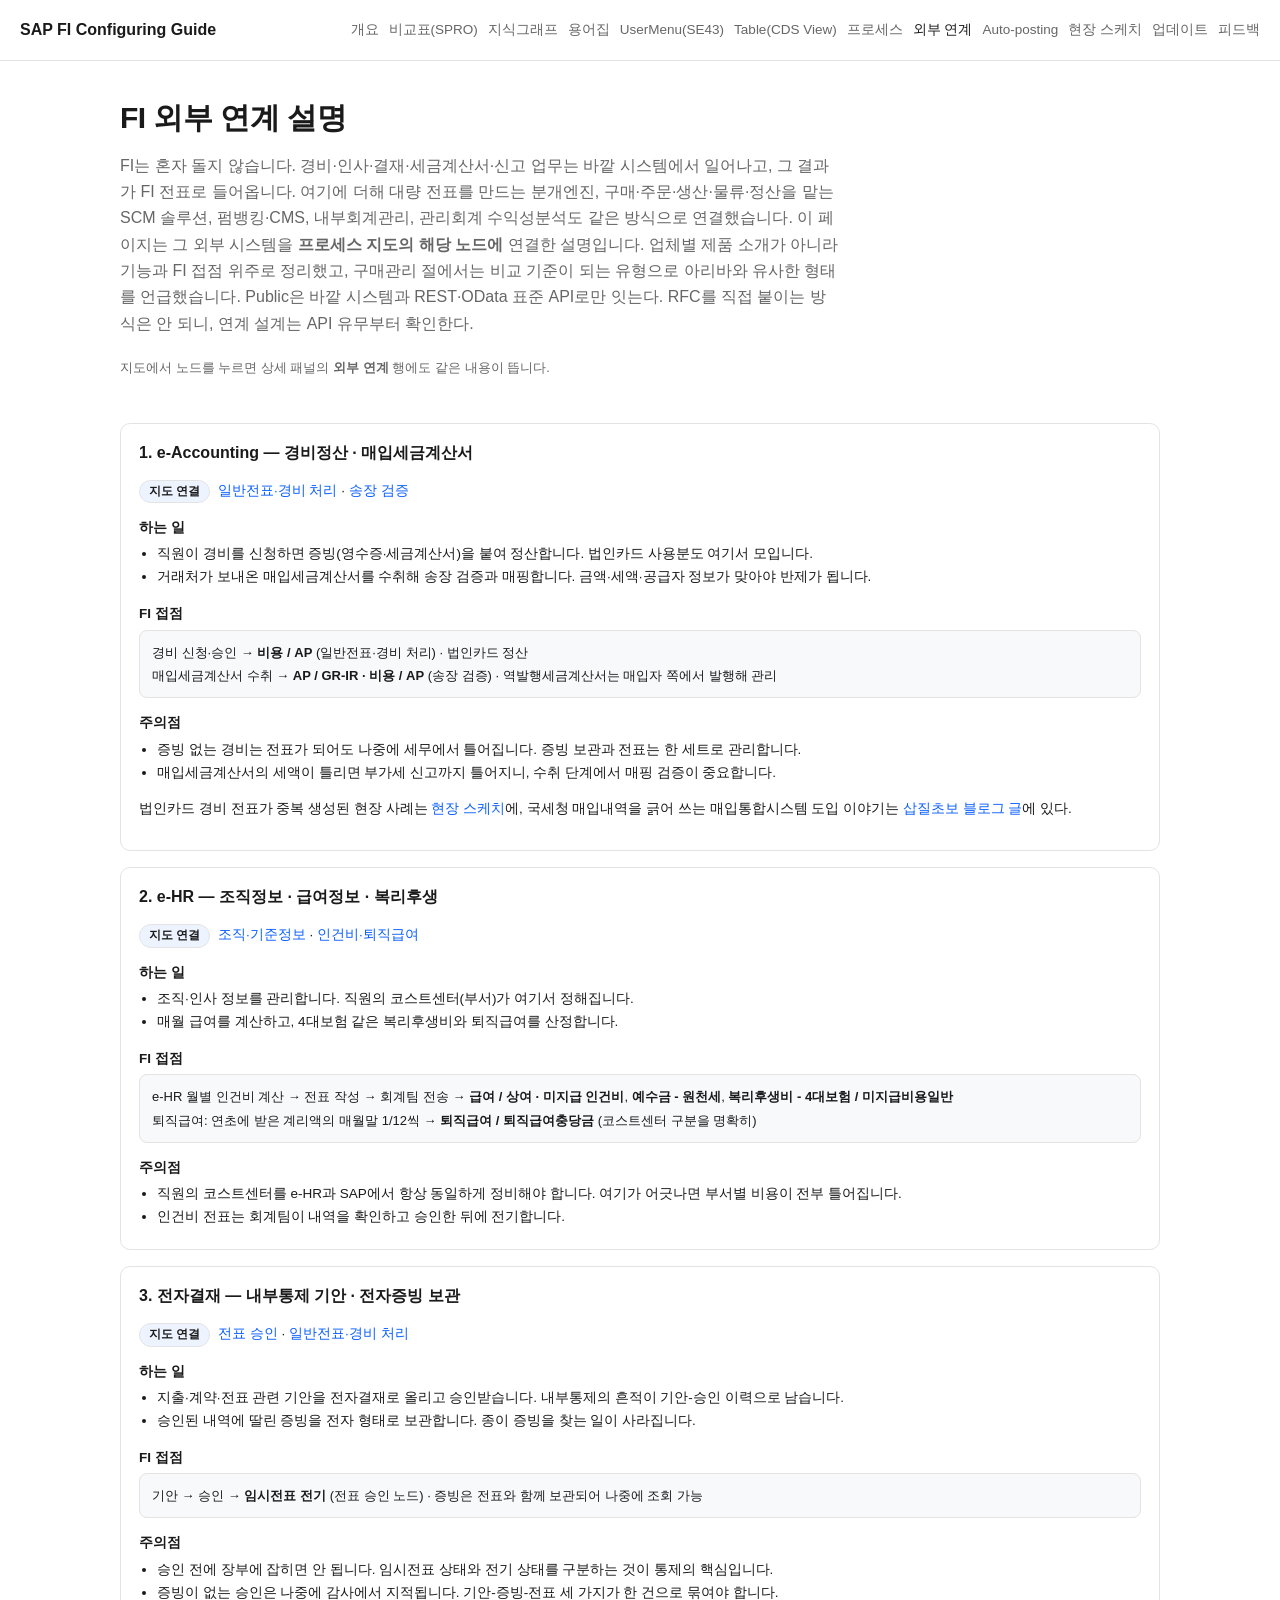
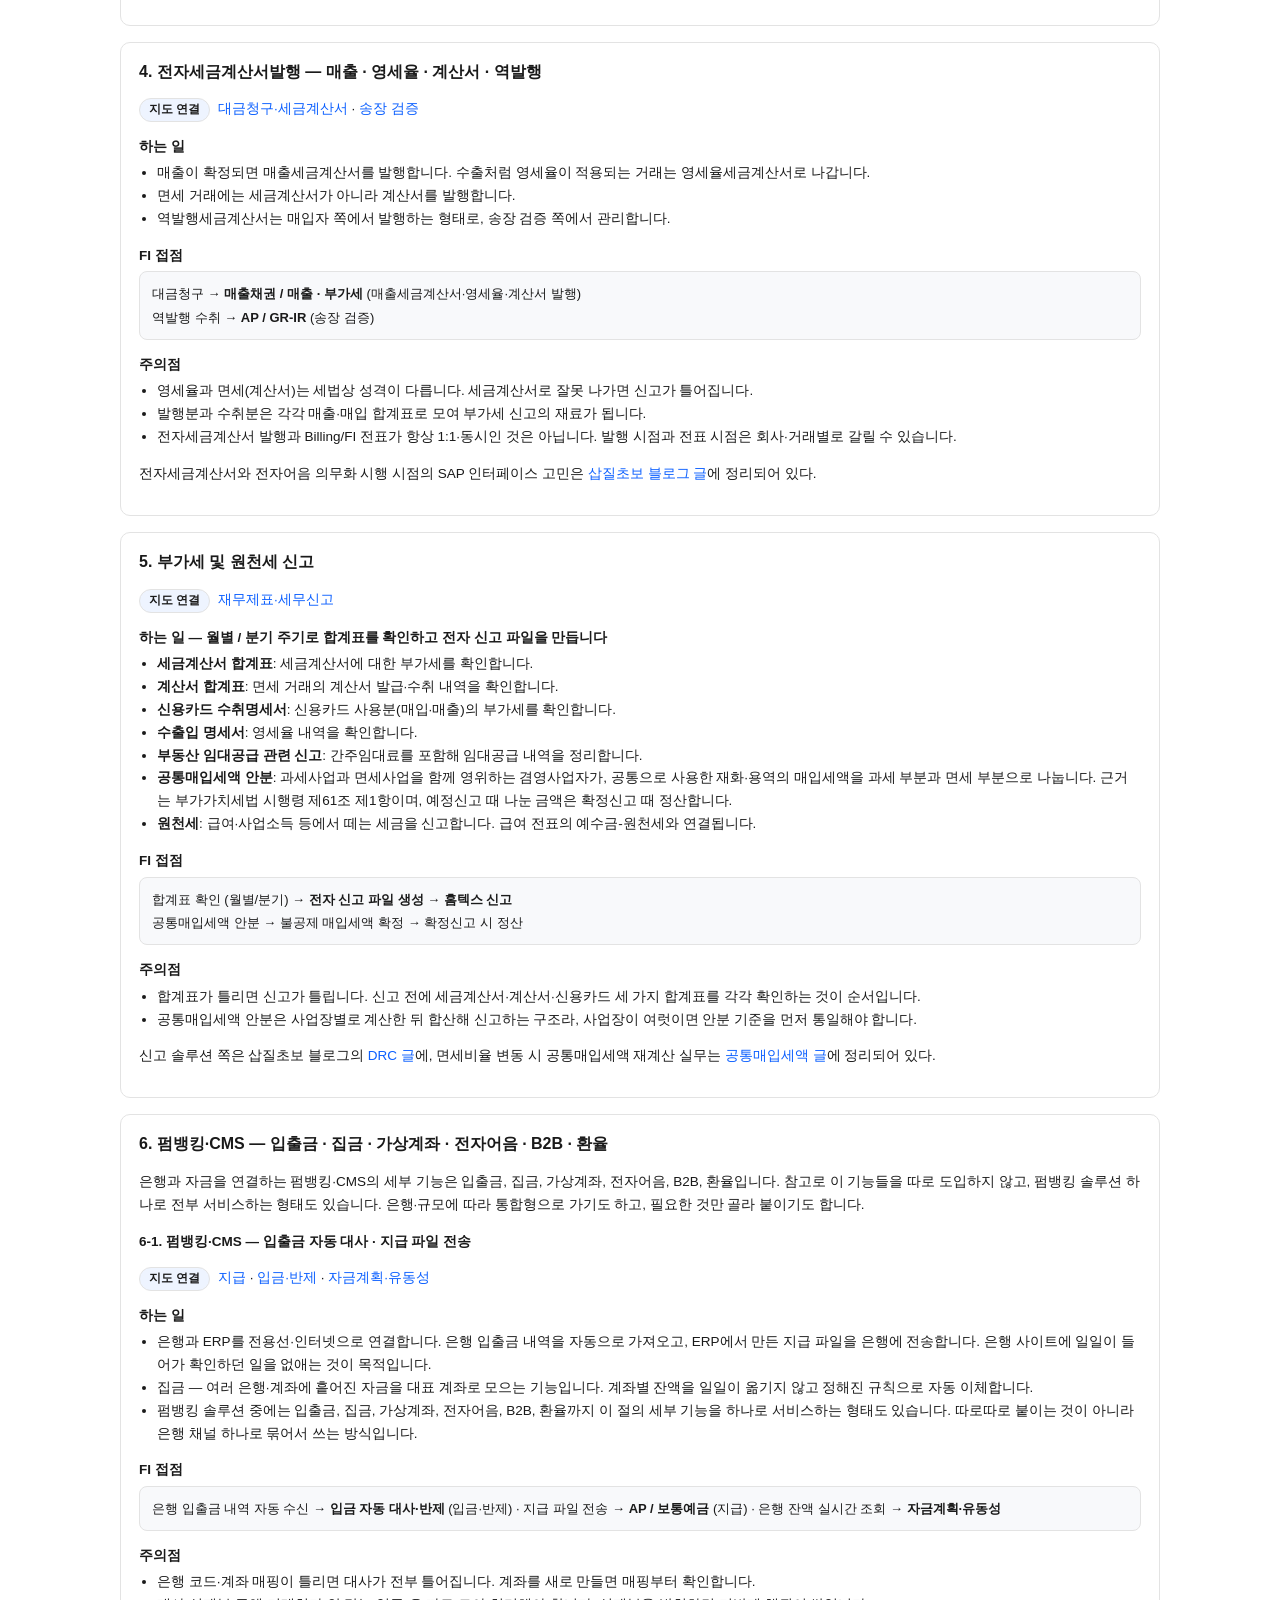
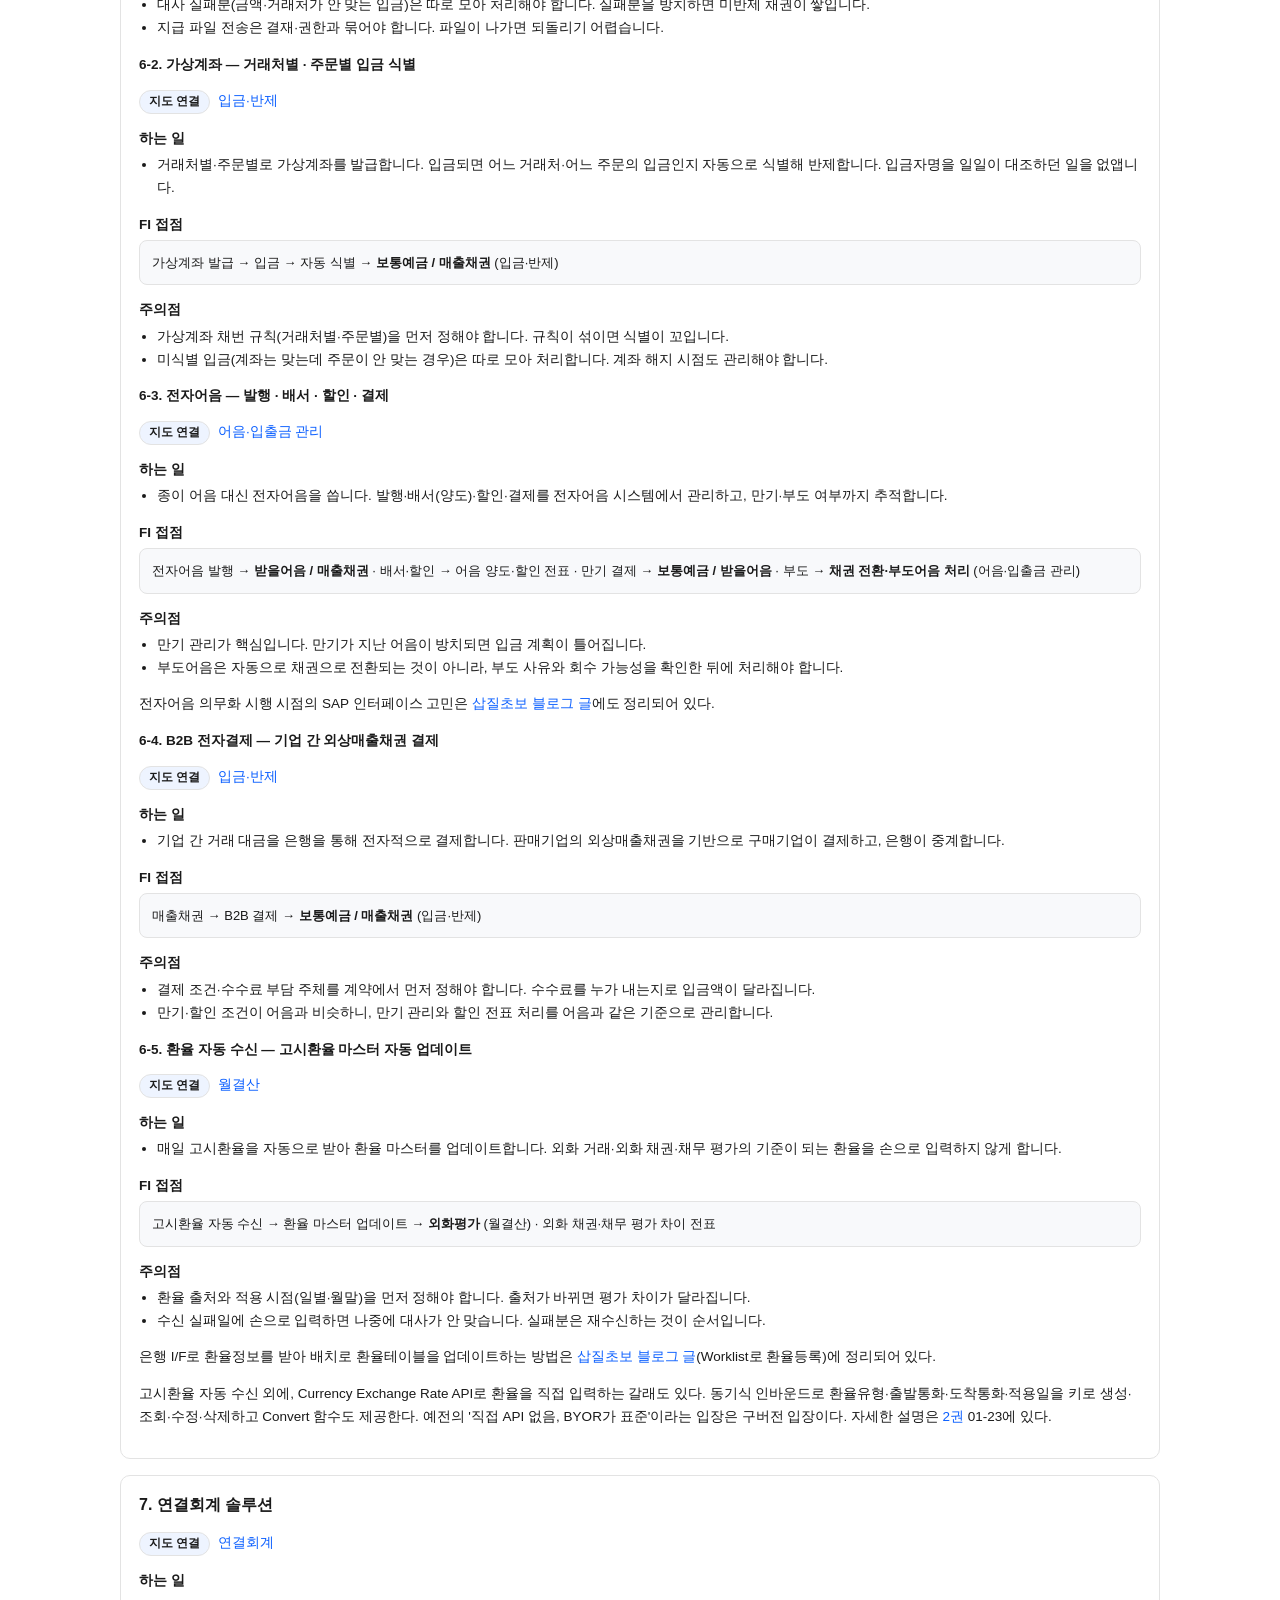
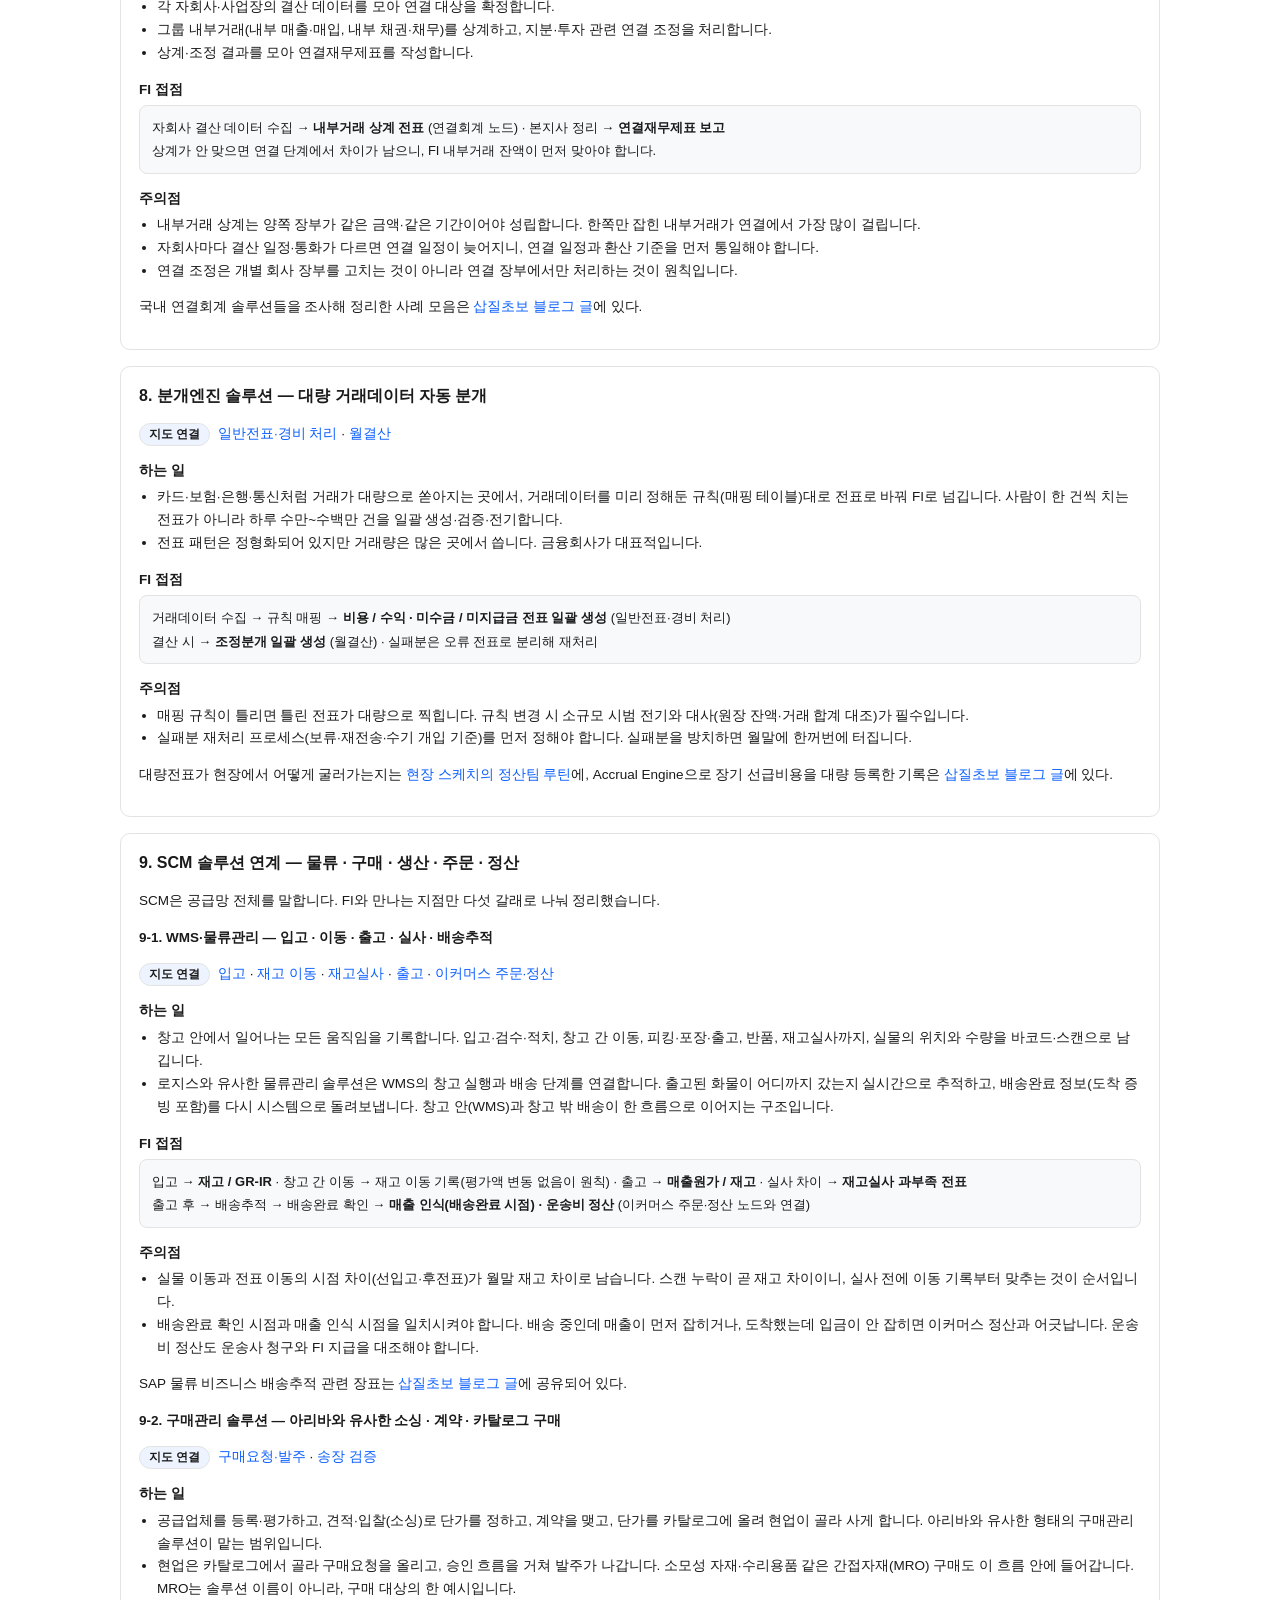
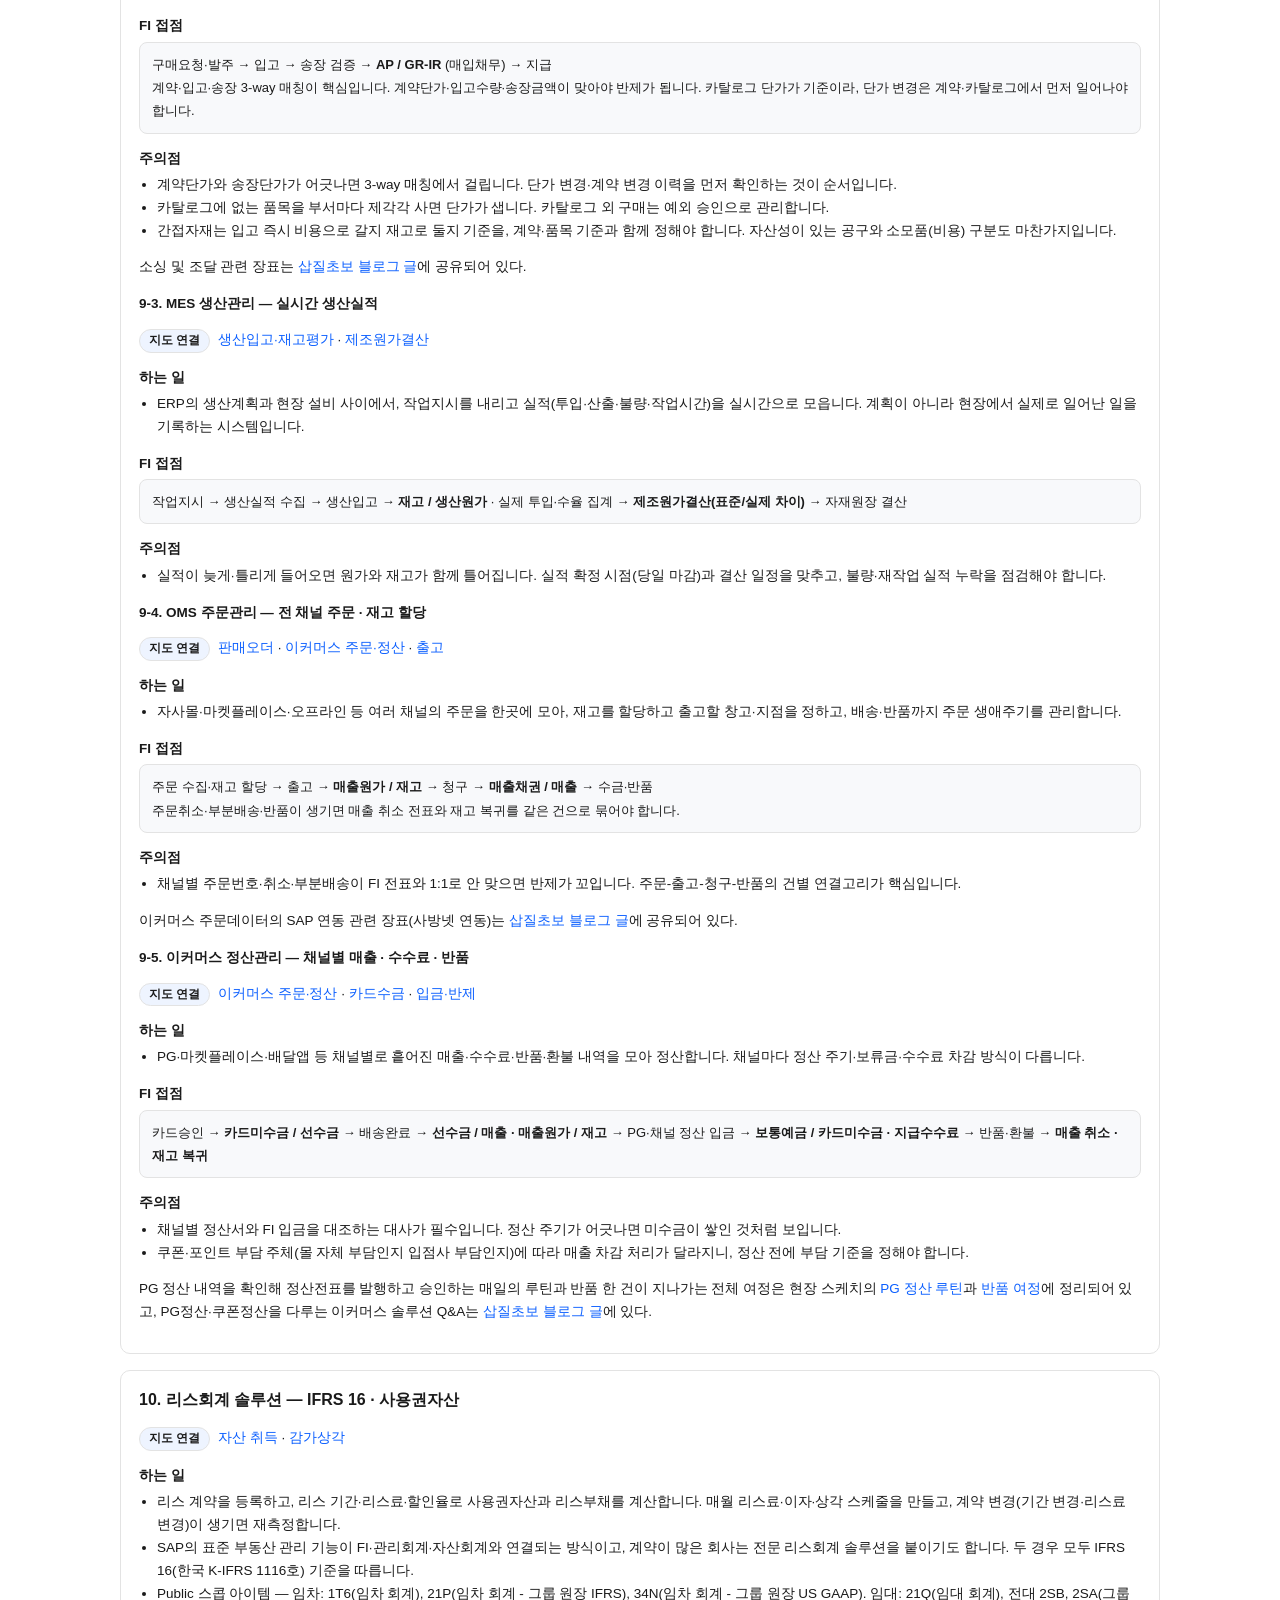
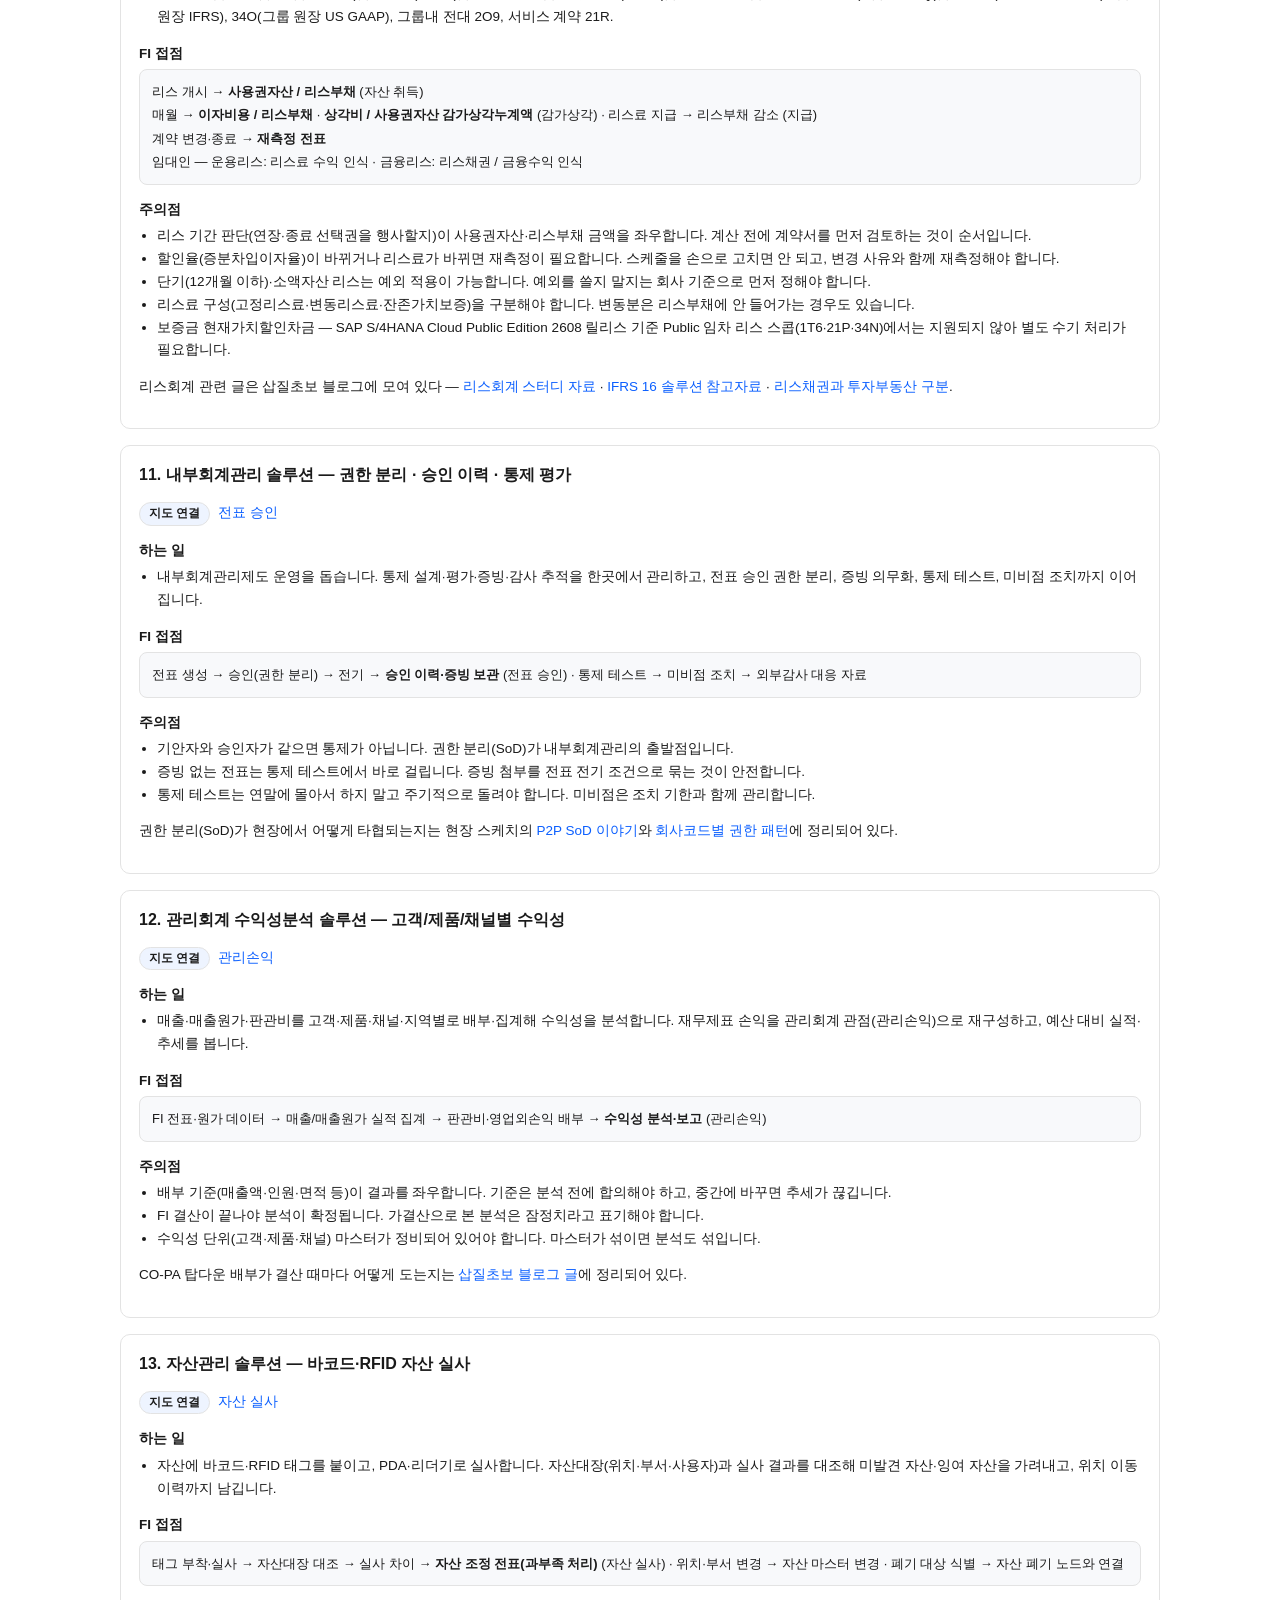
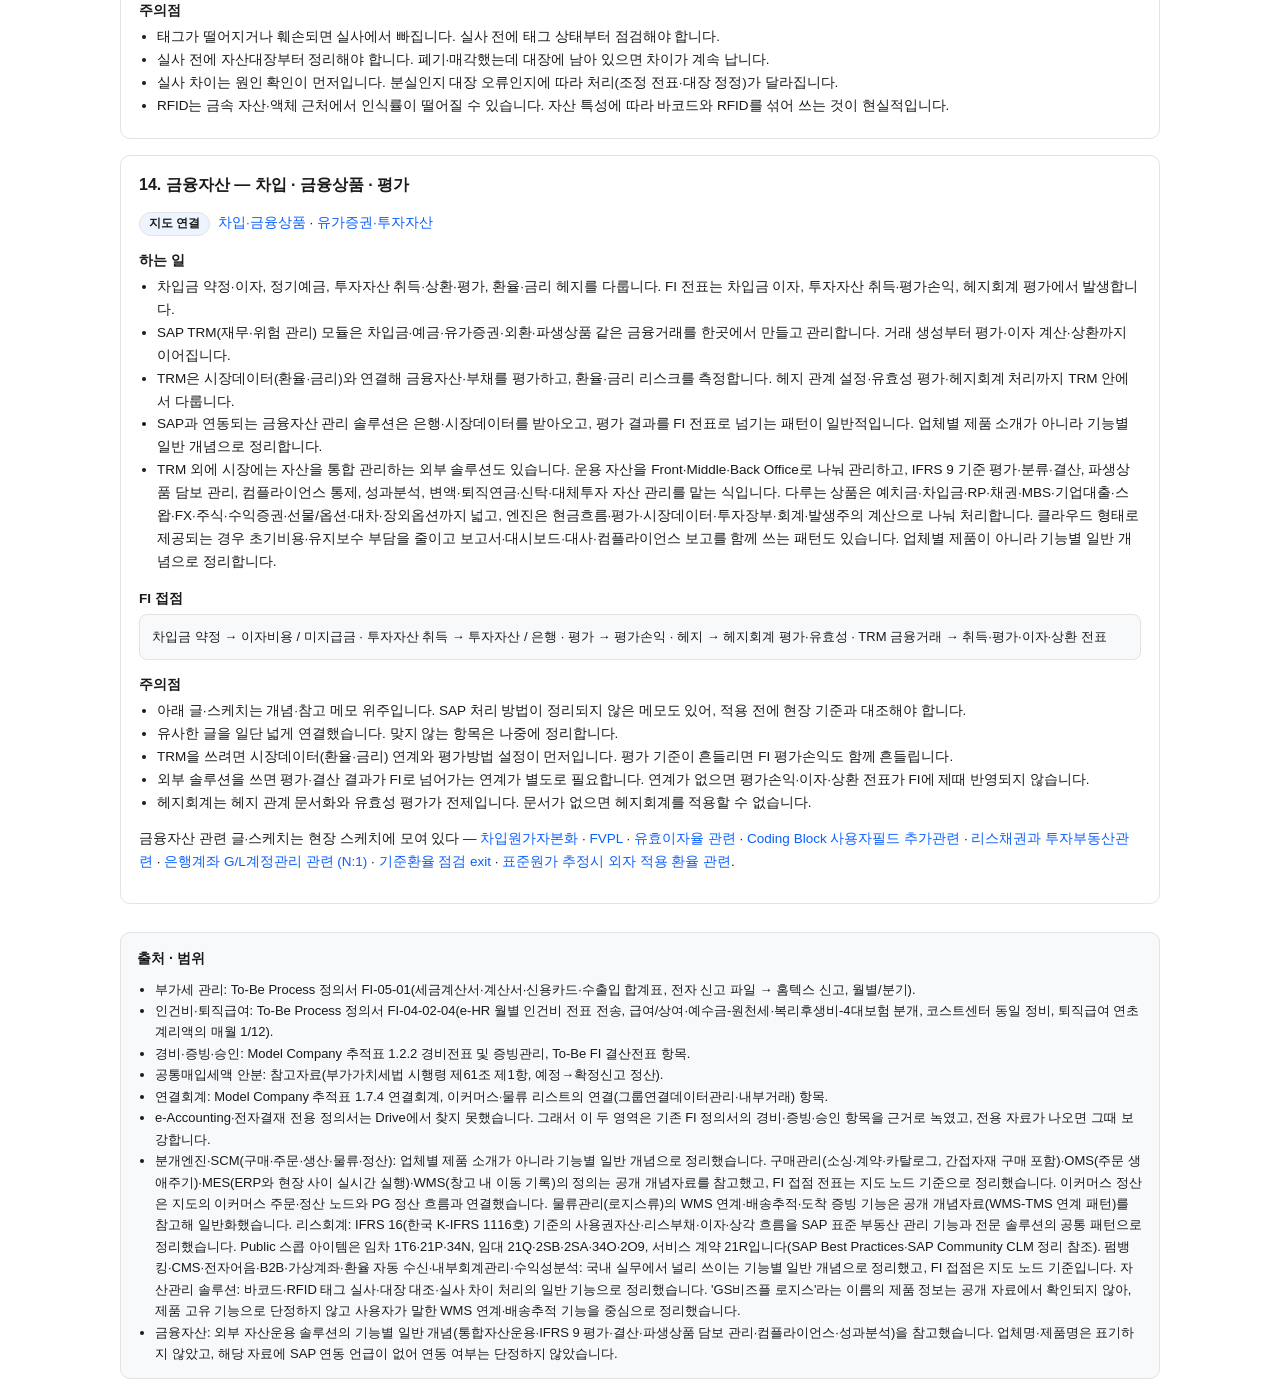
<file: integrations.html>
<!DOCTYPE html>
<html lang="ko">
<head>
<meta charset="UTF-8">
<meta name="viewport" content="width=device-width, initial-scale=1.0">
<title>FI 외부 연계 설명 | SAP Config 비교 가이드</title>
<meta name="description" content="SAP FI와 자주 연결되는 외부 시스템(e-Accounting, e-HR, 전자결재, 전자세금계산서, 부가세·원천세 신고)을 프로세스 지도에 녹여 설명합니다. 각 연계가 어느 노드에서 FI 전표와 만나는지, 무엇을 주의해야 하는지 정리했습니다.">
<link rel="stylesheet" href="style.css?v=20261020c">
<style>
.ext-sec{border:1px solid var(--line);border-radius:10px;padding:16px 18px;margin:16px 0;background:#fff}
.ext-sec h2{margin:0 0 6px;font-size:16px}
.ext-sec h3{margin:14px 0 4px;font-size:13.5px}
.ext-sec p,.ext-sec li{font-size:13.5px;line-height:1.7}
.ext-sec ul{margin:4px 0;padding-left:18px}
.ext-sec, .ext-sec h2, .ext-sec h3 { scroll-margin-top: 76px; }
.tag{display:inline-block;font-size:11.5px;font-weight:700;border-radius:999px;padding:1px 9px;background:#eef4ff;border:1px solid var(--line);margin-right:4px}
.flow{font-size:13px;background:var(--card);border:1px solid var(--line);border-radius:8px;padding:10px 12px;line-height:1.8}
.flow b{color:var(--ink)}
@media (max-width:760px){.ext-sec{padding:12px 14px}}
</style>
</head>
<body>
<header class="site-header">
  <div class="wrap">
    <a class="brand" href="index.html">SAP FI Configuring Guide <span class="brand-sub">- ECC/PCE/PUBLIC</span></a>
    <nav class="nav">
      <a href="index.html">개요</a>
      <a href="compare.html">비교표(SPRO)</a>
      <a href="graph.html">지식그래프</a>
      <a href="glossary.html">용어집</a>
      <a href="usermenu.html">UserMenu(SE43)</a>
      <a href="table.html">Table(CDS View)</a>
      <a href="process.html">프로세스</a>
      <a href="integrations.html" class="active">외부 연계</a>
      <a href="autoposting.html">Auto-posting</a>
      <a href="sketch.html">현장 스케치</a>
      <a href="updates.html">업데이트</a>
      <a href="feedback.html">피드백</a>
    </nav>
  </div>
</header>

<main class="wrap">
  <section class="hero" style="padding:32px 0 8px">
    <h1>FI 외부 연계 설명</h1>
    <p>FI는 혼자 돌지 않습니다. 경비·인사·결재·세금계산서·신고 업무는 바깥 시스템에서 일어나고, 그 결과가 FI 전표로 들어옵니다. 여기에 더해 대량 전표를 만드는 분개엔진, 구매·주문·생산·물류·정산을 맡는 SCM 솔루션, 펌뱅킹·CMS, 내부회계관리, 관리회계 수익성분석도 같은 방식으로 연결했습니다. 이 페이지는 그 외부 시스템을 <strong>프로세스 지도의 해당 노드에</strong> 연결한 설명입니다. 업체별 제품 소개가 아니라 기능과 FI 접점 위주로 정리했고, 구매관리 절에서는 비교 기준이 되는 유형으로 아리바와 유사한 형태를 언급했습니다. Public은 바깥 시스템과 REST·OData 표준 API로만 잇는다. RFC를 직접 붙이는 방식은 안 되니, 연계 설계는 API 유무부터 확인한다.</p>
    <p style="font-size:13px;color:var(--muted)">지도에서 노드를 누르면 상세 패널의 <strong>외부 연계</strong> 행에도 같은 내용이 뜹니다.</p>
  </section>

  <section class="ext-sec" id="ext-1">
    <h2>1. e-Accounting — 경비정산 · 매입세금계산서</h2>
    <p><span class="tag">지도 연결</span> <a href="process.html#p-journal">일반전표·경비 처리</a> · <a href="process.html#p-iv">송장 검증</a></p>
    <h3>하는 일</h3>
    <ul>
      <li>직원이 경비를 신청하면 증빙(영수증·세금계산서)을 붙여 정산합니다. 법인카드 사용분도 여기서 모입니다.</li>
      <li>거래처가 보내온 매입세금계산서를 수취해 송장 검증과 매핑합니다. 금액·세액·공급자 정보가 맞아야 반제가 됩니다.</li>
    </ul>
    <h3>FI 접점</h3>
    <div class="flow">경비 신청·승인 → <b>비용 / AP</b> (일반전표·경비 처리) · 법인카드 정산<br>매입세금계산서 수취 → <b>AP / GR-IR · 비용 / AP</b> (송장 검증) · 역발행세금계산서는 매입자 쪽에서 발행해 관리</div>
    <h3>주의점</h3>
    <ul>
      <li>증빙 없는 경비는 전표가 되어도 나중에 세무에서 틀어집니다. 증빙 보관과 전표는 한 세트로 관리합니다.</li>
      <li>매입세금계산서의 세액이 틀리면 부가세 신고까지 틀어지니, 수취 단계에서 매핑 검증이 중요합니다.</li>
    </ul>
    <p>법인카드 경비 전표가 중복 생성된 현장 사례는 <a href="sketch.html#sk-sk-card-dup">현장 스케치</a>에, 국세청 매입내역을 긁어 쓰는 매입통합시스템 도입 이야기는 <a href="https://hksap.tistory.com/490" target="_blank" rel="noopener">삽질초보 블로그 글</a>에 있다.</p>
  </section>

  <section class="ext-sec" id="ext-2">
    <h2>2. e-HR — 조직정보 · 급여정보 · 복리후생</h2>
    <p><span class="tag">지도 연결</span> <a href="process.html#p-org">조직·기준정보</a> · <a href="process.html#p-payroll">인건비·퇴직급여</a></p>
    <h3>하는 일</h3>
    <ul>
      <li>조직·인사 정보를 관리합니다. 직원의 코스트센터(부서)가 여기서 정해집니다.</li>
      <li>매월 급여를 계산하고, 4대보험 같은 복리후생비와 퇴직급여를 산정합니다.</li>
    </ul>
    <h3>FI 접점</h3>
    <div class="flow">e-HR 월별 인건비 계산 → 전표 작성 → 회계팀 전송 → <b>급여 / 상여 · 미지급 인건비</b>, <b>예수금 - 원천세</b>, <b>복리후생비 - 4대보험 / 미지급비용일반</b><br>퇴직급여: 연초에 받은 계리액의 매월말 1/12씩 → <b>퇴직급여 / 퇴직급여충당금</b> (코스트센터 구분을 명확히)</div>
    <h3>주의점</h3>
    <ul>
      <li>직원의 코스트센터를 e-HR과 SAP에서 항상 동일하게 정비해야 합니다. 여기가 어긋나면 부서별 비용이 전부 틀어집니다.</li>
      <li>인건비 전표는 회계팀이 내역을 확인하고 승인한 뒤에 전기합니다.</li>
    </ul>
  </section>

  <section class="ext-sec" id="ext-3">
    <h2>3. 전자결재 — 내부통제 기안 · 전자증빙 보관</h2>
    <p><span class="tag">지도 연결</span> <a href="process.html#p-approve">전표 승인</a> · <a href="process.html#p-journal">일반전표·경비 처리</a></p>
    <h3>하는 일</h3>
    <ul>
      <li>지출·계약·전표 관련 기안을 전자결재로 올리고 승인받습니다. 내부통제의 흔적이 기안-승인 이력으로 남습니다.</li>
      <li>승인된 내역에 딸린 증빙을 전자 형태로 보관합니다. 종이 증빙을 찾는 일이 사라집니다.</li>
    </ul>
    <h3>FI 접점</h3>
    <div class="flow">기안 → 승인 → <b>임시전표 전기</b> (전표 승인 노드) · 증빙은 전표와 함께 보관되어 나중에 조회 가능</div>
    <h3>주의점</h3>
    <ul>
      <li>승인 전에 장부에 잡히면 안 됩니다. 임시전표 상태와 전기 상태를 구분하는 것이 통제의 핵심입니다.</li>
      <li>증빙이 없는 승인은 나중에 감사에서 지적됩니다. 기안-증빙-전표 세 가지가 한 건으로 묶여야 합니다.</li>
    </ul>
  </section>

  <section class="ext-sec" id="ext-4">
    <h2>4. 전자세금계산서발행 — 매출 · 영세율 · 계산서 · 역발행</h2>
    <p><span class="tag">지도 연결</span> <a href="process.html#p-bill">대금청구·세금계산서</a> · <a href="process.html#p-iv">송장 검증</a></p>
    <h3>하는 일</h3>
    <ul>
      <li>매출이 확정되면 매출세금계산서를 발행합니다. 수출처럼 영세율이 적용되는 거래는 영세율세금계산서로 나갑니다.</li>
      <li>면세 거래에는 세금계산서가 아니라 계산서를 발행합니다.</li>
      <li>역발행세금계산서는 매입자 쪽에서 발행하는 형태로, 송장 검증 쪽에서 관리합니다.</li>
    </ul>
    <h3>FI 접점</h3>
    <div class="flow">대금청구 → <b>매출채권 / 매출 · 부가세</b> (매출세금계산서·영세율·계산서 발행)<br>역발행 수취 → <b>AP / GR-IR</b> (송장 검증)</div>
    <h3>주의점</h3>
    <ul>
      <li>영세율과 면세(계산서)는 세법상 성격이 다릅니다. 세금계산서로 잘못 나가면 신고가 틀어집니다.</li>
      <li>발행분과 수취분은 각각 매출·매입 합계표로 모여 부가세 신고의 재료가 됩니다.</li>
      <li>전자세금계산서 발행과 Billing/FI 전표가 항상 1:1·동시인 것은 아닙니다. 발행 시점과 전표 시점은 회사·거래별로 갈릴 수 있습니다.</li>
    </ul>
    <p>전자세금계산서와 전자어음 의무화 시행 시점의 SAP 인터페이스 고민은 <a href="https://hksap.tistory.com/388" target="_blank" rel="noopener">삽질초보 블로그 글</a>에 정리되어 있다.</p>
  </section>

  <section class="ext-sec" id="ext-5">
    <h2>5. 부가세 및 원천세 신고</h2>
    <p><span class="tag">지도 연결</span> <a href="process.html#p-report">재무제표·세무신고</a></p>
    <h3>하는 일 — 월별 / 분기 주기로 합계표를 확인하고 전자 신고 파일을 만듭니다</h3>
    <ul>
      <li><strong>세금계산서 합계표</strong>: 세금계산서에 대한 부가세를 확인합니다.</li>
      <li><strong>계산서 합계표</strong>: 면세 거래의 계산서 발급·수취 내역을 확인합니다.</li>
      <li><strong>신용카드 수취명세서</strong>: 신용카드 사용분(매입·매출)의 부가세를 확인합니다.</li>
      <li><strong>수출입 명세서</strong>: 영세율 내역을 확인합니다.</li>
      <li><strong>부동산 임대공급 관련 신고</strong>: 간주임대료를 포함해 임대공급 내역을 정리합니다.</li>
      <li><strong>공통매입세액 안분</strong>: 과세사업과 면세사업을 함께 영위하는 겸영사업자가, 공통으로 사용한 재화·용역의 매입세액을 과세 부분과 면세 부분으로 나눕니다. 근거는 부가가치세법 시행령 제61조 제1항이며, 예정신고 때 나눈 금액은 확정신고 때 정산합니다.</li>
      <li><strong>원천세</strong>: 급여·사업소득 등에서 떼는 세금을 신고합니다. 급여 전표의 예수금-원천세와 연결됩니다.</li>
    </ul>
    <h3>FI 접점</h3>
    <div class="flow">합계표 확인 (월별/분기) → <b>전자 신고 파일 생성 → 홈텍스 신고</b><br>공통매입세액 안분 → 불공제 매입세액 확정 → 확정신고 시 정산</div>
    <h3>주의점</h3>
    <ul>
      <li>합계표가 틀리면 신고가 틀립니다. 신고 전에 세금계산서·계산서·신용카드 세 가지 합계표를 각각 확인하는 것이 순서입니다.</li>
      <li>공통매입세액 안분은 사업장별로 계산한 뒤 합산해 신고하는 구조라, 사업장이 여럿이면 안분 기준을 먼저 통일해야 합니다.</li>
    </ul>
    <p>신고 솔루션 쪽은 삽질초보 블로그의 <a href="https://hksap.tistory.com/842" target="_blank" rel="noopener">DRC 글</a>에, 면세비율 변동 시 공통매입세액 재계산 실무는 <a href="https://hksap.tistory.com/725" target="_blank" rel="noopener">공통매입세액 글</a>에 정리되어 있다.</p>
  </section>

  <section class="ext-sec" id="ext-6">
    <h2>6. 펌뱅킹·CMS — 입출금 · 집금 · 가상계좌 · 전자어음 · B2B · 환율</h2>
    <p>은행과 자금을 연결하는 펌뱅킹·CMS의 세부 기능은 입출금, 집금, 가상계좌, 전자어음, B2B, 환율입니다. 참고로 이 기능들을 따로 도입하지 않고, 펌뱅킹 솔루션 하나로 전부 서비스하는 형태도 있습니다. 은행·규모에 따라 통합형으로 가기도 하고, 필요한 것만 골라 붙이기도 합니다.</p>

    <h3 id="ext-6-1">6-1. 펌뱅킹·CMS — 입출금 자동 대사 · 지급 파일 전송</h3>
    <p><span class="tag">지도 연결</span> <a href="process.html#p-pay">지급</a> · <a href="process.html#p-coll">입금·반제</a> · <a href="process.html#p-cashplan">자금계획·유동성</a></p>
    <h3>하는 일</h3>
    <ul>
      <li>은행과 ERP를 전용선·인터넷으로 연결합니다. 은행 입출금 내역을 자동으로 가져오고, ERP에서 만든 지급 파일을 은행에 전송합니다. 은행 사이트에 일일이 들어가 확인하던 일을 없애는 것이 목적입니다.</li>
      <li>집금 — 여러 은행·계좌에 흩어진 자금을 대표 계좌로 모으는 기능입니다. 계좌별 잔액을 일일이 옮기지 않고 정해진 규칙으로 자동 이체합니다.</li>
      <li>펌뱅킹 솔루션 중에는 입출금, 집금, 가상계좌, 전자어음, B2B, 환율까지 이 절의 세부 기능을 하나로 서비스하는 형태도 있습니다. 따로따로 붙이는 것이 아니라 은행 채널 하나로 묶어서 쓰는 방식입니다.</li>
    </ul>
    <h3>FI 접점</h3>
    <div class="flow">은행 입출금 내역 자동 수신 → <b>입금 자동 대사·반제</b> (입금·반제) · 지급 파일 전송 → <b>AP / 보통예금</b> (지급) · 은행 잔액 실시간 조회 → <b>자금계획·유동성</b></div>
    <h3>주의점</h3>
    <ul>
      <li>은행 코드·계좌 매핑이 틀리면 대사가 전부 틀어집니다. 계좌를 새로 만들면 매핑부터 확인합니다.</li>
      <li>대사 실패분(금액·거래처가 안 맞는 입금)은 따로 모아 처리해야 합니다. 실패분을 방치하면 미반제 채권이 쌓입니다.</li>
      <li>지급 파일 전송은 결재·권한과 묶어야 합니다. 파일이 나가면 되돌리기 어렵습니다.</li>
    </ul>

    <h3 id="ext-6-2">6-2. 가상계좌 — 거래처별 · 주문별 입금 식별</h3>
    <p><span class="tag">지도 연결</span> <a href="process.html#p-coll">입금·반제</a></p>
    <h3>하는 일</h3>
    <ul>
      <li>거래처별·주문별로 가상계좌를 발급합니다. 입금되면 어느 거래처·어느 주문의 입금인지 자동으로 식별해 반제합니다. 입금자명을 일일이 대조하던 일을 없앱니다.</li>
    </ul>
    <h3>FI 접점</h3>
    <div class="flow">가상계좌 발급 → 입금 → 자동 식별 → <b>보통예금 / 매출채권</b> (입금·반제)</div>
    <h3>주의점</h3>
    <ul>
      <li>가상계좌 채번 규칙(거래처별·주문별)을 먼저 정해야 합니다. 규칙이 섞이면 식별이 꼬입니다.</li>
      <li>미식별 입금(계좌는 맞는데 주문이 안 맞는 경우)은 따로 모아 처리합니다. 계좌 해지 시점도 관리해야 합니다.</li>
    </ul>

    <h3 id="ext-6-3">6-3. 전자어음 — 발행 · 배서 · 할인 · 결제</h3>
    <p><span class="tag">지도 연결</span> <a href="process.html#p-note">어음·입출금 관리</a></p>
    <h3>하는 일</h3>
    <ul>
      <li>종이 어음 대신 전자어음을 씁니다. 발행·배서(양도)·할인·결제를 전자어음 시스템에서 관리하고, 만기·부도 여부까지 추적합니다.</li>
    </ul>
    <h3>FI 접점</h3>
    <div class="flow">전자어음 발행 → <b>받을어음 / 매출채권</b> · 배서·할인 → 어음 양도·할인 전표 · 만기 결제 → <b>보통예금 / 받을어음</b> · 부도 → <b>채권 전환·부도어음 처리</b> (어음·입출금 관리)</div>
    <h3>주의점</h3>
    <ul>
      <li>만기 관리가 핵심입니다. 만기가 지난 어음이 방치되면 입금 계획이 틀어집니다.</li>
      <li>부도어음은 자동으로 채권으로 전환되는 것이 아니라, 부도 사유와 회수 가능성을 확인한 뒤에 처리해야 합니다.</li>
    </ul>
    <p>전자어음 의무화 시행 시점의 SAP 인터페이스 고민은 <a href="https://hksap.tistory.com/388" target="_blank" rel="noopener">삽질초보 블로그 글</a>에도 정리되어 있다.</p>

    <h3 id="ext-6-4">6-4. B2B 전자결제 — 기업 간 외상매출채권 결제</h3>
    <p><span class="tag">지도 연결</span> <a href="process.html#p-coll">입금·반제</a></p>
    <h3>하는 일</h3>
    <ul>
      <li>기업 간 거래 대금을 은행을 통해 전자적으로 결제합니다. 판매기업의 외상매출채권을 기반으로 구매기업이 결제하고, 은행이 중계합니다.</li>
    </ul>
    <h3>FI 접점</h3>
    <div class="flow">매출채권 → B2B 결제 → <b>보통예금 / 매출채권</b> (입금·반제)</div>
    <h3>주의점</h3>
    <ul>
      <li>결제 조건·수수료 부담 주체를 계약에서 먼저 정해야 합니다. 수수료를 누가 내는지로 입금액이 달라집니다.</li>
      <li>만기·할인 조건이 어음과 비슷하니, 만기 관리와 할인 전표 처리를 어음과 같은 기준으로 관리합니다.</li>
    </ul>

    <h3 id="ext-6-5">6-5. 환율 자동 수신 — 고시환율 마스터 자동 업데이트</h3>
    <p><span class="tag">지도 연결</span> <a href="process.html#p-close">월결산</a></p>
    <h3>하는 일</h3>
    <ul>
      <li>매일 고시환율을 자동으로 받아 환율 마스터를 업데이트합니다. 외화 거래·외화 채권·채무 평가의 기준이 되는 환율을 손으로 입력하지 않게 합니다.</li>
    </ul>
    <h3>FI 접점</h3>
    <div class="flow">고시환율 자동 수신 → 환율 마스터 업데이트 → <b>외화평가</b> (월결산) · 외화 채권·채무 평가 차이 전표</div>
    <h3>주의점</h3>
    <ul>
      <li>환율 출처와 적용 시점(일별·월말)을 먼저 정해야 합니다. 출처가 바뀌면 평가 차이가 달라집니다.</li>
      <li>수신 실패일에 손으로 입력하면 나중에 대사가 안 맞습니다. 실패분은 재수신하는 것이 순서입니다.</li>
    </ul>
    <p>은행 I/F로 환율정보를 받아 배치로 환율테이블을 업데이트하는 방법은 <a href="https://hksap.tistory.com/661" target="_blank" rel="noopener">삽질초보 블로그 글</a>(Worklist로 환율등록)에 정리되어 있다.</p>
    <p>고시환율 자동 수신 외에, Currency Exchange Rate API로 환율을 직접 입력하는 갈래도 있다. 동기식 인바운드로 환율유형·출발통화·도착통화·적용일을 키로 생성·조회·수정·삭제하고 Convert 함수도 제공한다. 예전의 '직접 API 없음, BYOR가 표준'이라는 입장은 구버전 입장이다. 자세한 설명은 <a href="https://wikidocs.net/book/21803" target="_blank" rel="noopener">2권</a> 01-23에 있다.</p>
  </section>

  <section class="ext-sec" id="ext-7">
    <h2>7. 연결회계 솔루션</h2>
    <p><span class="tag">지도 연결</span> <a href="process.html#p-consolidation">연결회계</a></p>
    <h3>하는 일</h3>
    <ul>
      <li>각 자회사·사업장의 결산 데이터를 모아 연결 대상을 확정합니다.</li>
      <li>그룹 내부거래(내부 매출·매입, 내부 채권·채무)를 상계하고, 지분·투자 관련 연결 조정을 처리합니다.</li>
      <li>상계·조정 결과를 모아 연결재무제표를 작성합니다.</li>
    </ul>
    <h3>FI 접점</h3>
    <div class="flow">자회사 결산 데이터 수집 → <b>내부거래 상계 전표</b> (연결회계 노드) · 본지사 정리 → <b>연결재무제표 보고</b><br>상계가 안 맞으면 연결 단계에서 차이가 남으니, FI 내부거래 잔액이 먼저 맞아야 합니다.</div>
    <h3>주의점</h3>
    <ul>
      <li>내부거래 상계는 양쪽 장부가 같은 금액·같은 기간이어야 성립합니다. 한쪽만 잡힌 내부거래가 연결에서 가장 많이 걸립니다.</li>
      <li>자회사마다 결산 일정·통화가 다르면 연결 일정이 늦어지니, 연결 일정과 환산 기준을 먼저 통일해야 합니다.</li>
      <li>연결 조정은 개별 회사 장부를 고치는 것이 아니라 연결 장부에서만 처리하는 것이 원칙입니다.</li>
    </ul>
    <p>국내 연결회계 솔루션들을 조사해 정리한 사례 모음은 <a href="https://hksap.tistory.com/641" target="_blank" rel="noopener">삽질초보 블로그 글</a>에 있다.</p>
  </section>

  <section class="ext-sec" id="ext-8">
    <h2>8. 분개엔진 솔루션 — 대량 거래데이터 자동 분개</h2>
    <p><span class="tag">지도 연결</span> <a href="process.html#p-journal">일반전표·경비 처리</a> · <a href="process.html#p-close">월결산</a></p>
    <h3>하는 일</h3>
    <ul>
      <li>카드·보험·은행·통신처럼 거래가 대량으로 쏟아지는 곳에서, 거래데이터를 미리 정해둔 규칙(매핑 테이블)대로 전표로 바꿔 FI로 넘깁니다. 사람이 한 건씩 치는 전표가 아니라 하루 수만~수백만 건을 일괄 생성·검증·전기합니다.</li>
      <li>전표 패턴은 정형화되어 있지만 거래량은 많은 곳에서 씁니다. 금융회사가 대표적입니다.</li>
    </ul>
    <h3>FI 접점</h3>
    <div class="flow">거래데이터 수집 → 규칙 매핑 → <b>비용 / 수익 · 미수금 / 미지급금 전표 일괄 생성</b> (일반전표·경비 처리)<br>결산 시 → <b>조정분개 일괄 생성</b> (월결산) · 실패분은 오류 전표로 분리해 재처리</div>
    <h3>주의점</h3>
    <ul>
      <li>매핑 규칙이 틀리면 틀린 전표가 대량으로 찍힙니다. 규칙 변경 시 소규모 시범 전기와 대사(원장 잔액·거래 합계 대조)가 필수입니다.</li>
      <li>실패분 재처리 프로세스(보류·재전송·수기 개입 기준)를 먼저 정해야 합니다. 실패분을 방치하면 월말에 한꺼번에 터집니다.</li>
    </ul>
    <p>대량전표가 현장에서 어떻게 굴러가는지는 <a href="sketch.html#sk-sk-mass-doc-note">현장 스케치의 정산팀 루틴</a>에, Accrual Engine으로 장기 선급비용을 대량 등록한 기록은 <a href="https://hksap.tistory.com/548" target="_blank" rel="noopener">삽질초보 블로그 글</a>에 있다.</p>
  </section>

  <section class="ext-sec" id="ext-9">
    <h2>9. SCM 솔루션 연계 — 물류 · 구매 · 생산 · 주문 · 정산</h2>
    <p>SCM은 공급망 전체를 말합니다. FI와 만나는 지점만 다섯 갈래로 나눠 정리했습니다.</p>

    <h3 id="ext-9-1">9-1. WMS·물류관리 — 입고 · 이동 · 출고 · 실사 · 배송추적</h3>
    <p><span class="tag">지도 연결</span> <a href="process.html#p-gr">입고</a> · <a href="process.html#p-stocktransfer">재고 이동</a> · <a href="process.html#p-stocktake">재고실사</a> · <a href="process.html#p-gi">출고</a> · <a href="process.html#p-ecom">이커머스 주문·정산</a></p>
    <h3>하는 일</h3>
    <ul>
      <li>창고 안에서 일어나는 모든 움직임을 기록합니다. 입고·검수·적치, 창고 간 이동, 피킹·포장·출고, 반품, 재고실사까지, 실물의 위치와 수량을 바코드·스캔으로 남깁니다.</li>
      <li>로지스와 유사한 물류관리 솔루션은 WMS의 창고 실행과 배송 단계를 연결합니다. 출고된 화물이 어디까지 갔는지 실시간으로 추적하고, 배송완료 정보(도착 증빙 포함)를 다시 시스템으로 돌려보냅니다. 창고 안(WMS)과 창고 밖 배송이 한 흐름으로 이어지는 구조입니다.</li>
    </ul>
    <h3>FI 접점</h3>
    <div class="flow">입고 → <b>재고 / GR-IR</b> · 창고 간 이동 → 재고 이동 기록(평가액 변동 없음이 원칙) · 출고 → <b>매출원가 / 재고</b> · 실사 차이 → <b>재고실사 과부족 전표</b><br>출고 후 → 배송추적 → 배송완료 확인 → <b>매출 인식(배송완료 시점) · 운송비 정산</b> (이커머스 주문·정산 노드와 연결)</div>
    <h3>주의점</h3>
    <ul>
      <li>실물 이동과 전표 이동의 시점 차이(선입고·후전표)가 월말 재고 차이로 남습니다. 스캔 누락이 곧 재고 차이이니, 실사 전에 이동 기록부터 맞추는 것이 순서입니다.</li>
      <li>배송완료 확인 시점과 매출 인식 시점을 일치시켜야 합니다. 배송 중인데 매출이 먼저 잡히거나, 도착했는데 입금이 안 잡히면 이커머스 정산과 어긋납니다. 운송비 정산도 운송사 청구와 FI 지급을 대조해야 합니다.</li>
    </ul>
    <p>SAP 물류 비즈니스 배송추적 관련 장표는 <a href="https://hksap.tistory.com/830" target="_blank" rel="noopener">삽질초보 블로그 글</a>에 공유되어 있다.</p>

    <h3 id="ext-9-2">9-2. 구매관리 솔루션 — 아리바와 유사한 소싱 · 계약 · 카탈로그 구매</h3>
    <p><span class="tag">지도 연결</span> <a href="process.html#p-po">구매요청·발주</a> · <a href="process.html#p-iv">송장 검증</a></p>
    <h3>하는 일</h3>
    <ul>
      <li>공급업체를 등록·평가하고, 견적·입찰(소싱)로 단가를 정하고, 계약을 맺고, 단가를 카탈로그에 올려 현업이 골라 사게 합니다. 아리바와 유사한 형태의 구매관리 솔루션이 맡는 범위입니다.</li>
      <li>현업은 카탈로그에서 골라 구매요청을 올리고, 승인 흐름을 거쳐 발주가 나갑니다. 소모성 자재·수리용품 같은 간접자재(MRO) 구매도 이 흐름 안에 들어갑니다. MRO는 솔루션 이름이 아니라, 구매 대상의 한 예시입니다.</li>
    </ul>
    <h3>FI 접점</h3>
    <div class="flow">구매요청·발주 → 입고 → 송장 검증 → <b>AP / GR-IR</b> (매입채무) → 지급<br>계약·입고·송장 3-way 매칭이 핵심입니다. 계약단가·입고수량·송장금액이 맞아야 반제가 됩니다. 카탈로그 단가가 기준이라, 단가 변경은 계약·카탈로그에서 먼저 일어나야 합니다.</div>
    <h3>주의점</h3>
    <ul>
      <li>계약단가와 송장단가가 어긋나면 3-way 매칭에서 걸립니다. 단가 변경·계약 변경 이력을 먼저 확인하는 것이 순서입니다.</li>
      <li>카탈로그에 없는 품목을 부서마다 제각각 사면 단가가 샙니다. 카탈로그 외 구매는 예외 승인으로 관리합니다.</li>
      <li>간접자재는 입고 즉시 비용으로 갈지 재고로 둘지 기준을, 계약·품목 기준과 함께 정해야 합니다. 자산성이 있는 공구와 소모품(비용) 구분도 마찬가지입니다.</li>
    </ul>
    <p>소싱 및 조달 관련 장표는 <a href="https://hksap.tistory.com/805" target="_blank" rel="noopener">삽질초보 블로그 글</a>에 공유되어 있다.</p>

    <h3 id="ext-9-3">9-3. MES 생산관리 — 실시간 생산실적</h3>
    <p><span class="tag">지도 연결</span> <a href="process.html#p-prod">생산입고·재고평가</a> · <a href="process.html#p-prodcost">제조원가결산</a></p>
    <h3>하는 일</h3>
    <ul>
      <li>ERP의 생산계획과 현장 설비 사이에서, 작업지시를 내리고 실적(투입·산출·불량·작업시간)을 실시간으로 모읍니다. 계획이 아니라 현장에서 실제로 일어난 일을 기록하는 시스템입니다.</li>
    </ul>
    <h3>FI 접점</h3>
    <div class="flow">작업지시 → 생산실적 수집 → 생산입고 → <b>재고 / 생산원가</b> · 실제 투입·수율 집계 → <b>제조원가결산(표준/실제 차이)</b> → 자재원장 결산</div>
    <h3>주의점</h3>
    <ul>
      <li>실적이 늦게·틀리게 들어오면 원가와 재고가 함께 틀어집니다. 실적 확정 시점(당일 마감)과 결산 일정을 맞추고, 불량·재작업 실적 누락을 점검해야 합니다.</li>
    </ul>

    <h3 id="ext-9-4">9-4. OMS 주문관리 — 전 채널 주문 · 재고 할당</h3>
    <p><span class="tag">지도 연결</span> <a href="process.html#p-so">판매오더</a> · <a href="process.html#p-ecom">이커머스 주문·정산</a> · <a href="process.html#p-gi">출고</a></p>
    <h3>하는 일</h3>
    <ul>
      <li>자사몰·마켓플레이스·오프라인 등 여러 채널의 주문을 한곳에 모아, 재고를 할당하고 출고할 창고·지점을 정하고, 배송·반품까지 주문 생애주기를 관리합니다.</li>
    </ul>
    <h3>FI 접점</h3>
    <div class="flow">주문 수집·재고 할당 → 출고 → <b>매출원가 / 재고</b> → 청구 → <b>매출채권 / 매출</b> → 수금·반품<br>주문취소·부분배송·반품이 생기면 매출 취소 전표와 재고 복귀를 같은 건으로 묶어야 합니다.</div>
    <h3>주의점</h3>
    <ul>
      <li>채널별 주문번호·취소·부분배송이 FI 전표와 1:1로 안 맞으면 반제가 꼬입니다. 주문-출고-청구-반품의 건별 연결고리가 핵심입니다.</li>
    </ul>
    <p>이커머스 주문데이터의 SAP 연동 관련 장표(사방넷 연동)는 <a href="https://hksap.tistory.com/840" target="_blank" rel="noopener">삽질초보 블로그 글</a>에 공유되어 있다.</p>

    <h3 id="ext-9-5">9-5. 이커머스 정산관리 — 채널별 매출 · 수수료 · 반품</h3>
    <p><span class="tag">지도 연결</span> <a href="process.html#p-ecom">이커머스 주문·정산</a> · <a href="process.html#p-cardcollect">카드수금</a> · <a href="process.html#p-coll">입금·반제</a></p>
    <h3>하는 일</h3>
    <ul>
      <li>PG·마켓플레이스·배달앱 등 채널별로 흩어진 매출·수수료·반품·환불 내역을 모아 정산합니다. 채널마다 정산 주기·보류금·수수료 차감 방식이 다릅니다.</li>
    </ul>
    <h3>FI 접점</h3>
    <div class="flow">카드승인 → <b>카드미수금 / 선수금</b> → 배송완료 → <b>선수금 / 매출 · 매출원가 / 재고</b> → PG·채널 정산 입금 → <b>보통예금 / 카드미수금 · 지급수수료</b> → 반품·환불 → <b>매출 취소 · 재고 복귀</b></div>
    <h3>주의점</h3>
    <ul>
      <li>채널별 정산서와 FI 입금을 대조하는 대사가 필수입니다. 정산 주기가 어긋나면 미수금이 쌓인 것처럼 보입니다.</li>
      <li>쿠폰·포인트 부담 주체(몰 자체 부담인지 입점사 부담인지)에 따라 매출 차감 처리가 달라지니, 정산 전에 부담 기준을 정해야 합니다.</li>
    </ul>
    <p>PG 정산 내역을 확인해 정산전표를 발행하고 승인하는 매일의 루틴과 반품 한 건이 지나가는 전체 여정은 현장 스케치의 <a href="sketch.html#sk-sk-pg-settle-note">PG 정산 루틴</a>과 <a href="sketch.html#sk-sk-return-note">반품 여정</a>에 정리되어 있고, PG정산·쿠폰정산을 다루는 이커머스 솔루션 Q&A는 <a href="https://hksap.tistory.com/643" target="_blank" rel="noopener">삽질초보 블로그 글</a>에 있다.</p>
  </section>

  <section class="ext-sec" id="ext-10">
    <h2>10. 리스회계 솔루션 — IFRS 16 · 사용권자산</h2>
    <p><span class="tag">지도 연결</span> <a href="process.html#p-assetget">자산 취득</a> · <a href="process.html#p-depr">감가상각</a></p>
    <h3>하는 일</h3>
    <ul>
      <li>리스 계약을 등록하고, 리스 기간·리스료·할인율로 사용권자산과 리스부채를 계산합니다. 매월 리스료·이자·상각 스케줄을 만들고, 계약 변경(기간 변경·리스료 변경)이 생기면 재측정합니다.</li>
      <li>SAP의 표준 부동산 관리 기능이 FI·관리회계·자산회계와 연결되는 방식이고, 계약이 많은 회사는 전문 리스회계 솔루션을 붙이기도 합니다. 두 경우 모두 IFRS 16(한국 K-IFRS 1116호) 기준을 따릅니다.</li>
      <li>Public 스콥 아이템 — 임차: 1T6(임차 회계), 21P(임차 회계 - 그룹 원장 IFRS), 34N(임차 회계 - 그룹 원장 US GAAP). 임대: 21Q(임대 회계), 전대 2SB, 2SA(그룹 원장 IFRS), 34O(그룹 원장 US GAAP), 그룹내 전대 2O9, 서비스 계약 21R.</li>
    </ul>
    <h3>FI 접점</h3>
    <div class="flow">리스 개시 → <b>사용권자산 / 리스부채</b> (자산 취득)<br>매월 → <b>이자비용 / 리스부채</b> · <b>상각비 / 사용권자산 감가상각누계액</b> (감가상각) · 리스료 지급 → 리스부채 감소 (지급)<br>계약 변경·종료 → <b>재측정 전표</b><br>임대인 — 운용리스: 리스료 수익 인식 · 금융리스: 리스채권 / 금융수익 인식</div>
    <h3>주의점</h3>
    <ul>
      <li>리스 기간 판단(연장·종료 선택권을 행사할지)이 사용권자산·리스부채 금액을 좌우합니다. 계산 전에 계약서를 먼저 검토하는 것이 순서입니다.</li>
      <li>할인율(증분차입이자율)이 바뀌거나 리스료가 바뀌면 재측정이 필요합니다. 스케줄을 손으로 고치면 안 되고, 변경 사유와 함께 재측정해야 합니다.</li>
      <li>단기(12개월 이하)·소액자산 리스는 예외 적용이 가능합니다. 예외를 쓸지 말지는 회사 기준으로 먼저 정해야 합니다.</li>
      <li>리스료 구성(고정리스료·변동리스료·잔존가치보증)을 구분해야 합니다. 변동분은 리스부채에 안 들어가는 경우도 있습니다.</li>
      <li>보증금 현재가치할인차금 — SAP S/4HANA Cloud Public Edition 2608 릴리스 기준 Public 임차 리스 스콥(1T6·21P·34N)에서는 지원되지 않아 별도 수기 처리가 필요합니다.</li>
    </ul>
    <p>리스회계 관련 글은 삽질초보 블로그에 모여 있다 — <a href="https://hksap.tistory.com/680" target="_blank" rel="noopener">리스회계 스터디 자료</a> · <a href="https://hksap.tistory.com/653" target="_blank" rel="noopener">IFRS 16 솔루션 참고자료</a> · <a href="https://hksap.tistory.com/741" target="_blank" rel="noopener">리스채권과 투자부동산 구분</a>.</p>
  </section>

  <section class="ext-sec" id="ext-11">
    <h2>11. 내부회계관리 솔루션 — 권한 분리 · 승인 이력 · 통제 평가</h2>
    <p><span class="tag">지도 연결</span> <a href="process.html#p-approve">전표 승인</a></p>
    <h3>하는 일</h3>
    <ul>
      <li>내부회계관리제도 운영을 돕습니다. 통제 설계·평가·증빙·감사 추적을 한곳에서 관리하고, 전표 승인 권한 분리, 증빙 의무화, 통제 테스트, 미비점 조치까지 이어집니다.</li>
    </ul>
    <h3>FI 접점</h3>
    <div class="flow">전표 생성 → 승인(권한 분리) → 전기 → <b>승인 이력·증빙 보관</b> (전표 승인) · 통제 테스트 → 미비점 조치 → 외부감사 대응 자료</div>
    <h3>주의점</h3>
    <ul>
      <li>기안자와 승인자가 같으면 통제가 아닙니다. 권한 분리(SoD)가 내부회계관리의 출발점입니다.</li>
      <li>증빙 없는 전표는 통제 테스트에서 바로 걸립니다. 증빙 첨부를 전표 전기 조건으로 묶는 것이 안전합니다.</li>
      <li>통제 테스트는 연말에 몰아서 하지 말고 주기적으로 돌려야 합니다. 미비점은 조치 기한과 함께 관리합니다.</li>
    </ul>
    <p>권한 분리(SoD)가 현장에서 어떻게 타협되는지는 현장 스케치의 <a href="sketch.html#sk-sk-grc-note-1">P2P SoD 이야기</a>와 <a href="sketch.html#sk-sk-grc-note-2">회사코드별 권한 패턴</a>에 정리되어 있다.</p>
  </section>

  <section class="ext-sec" id="ext-12">
    <h2>12. 관리회계 수익성분석 솔루션 — 고객/제품/채널별 수익성</h2>
    <p><span class="tag">지도 연결</span> <a href="process.html#p-mgmtpl">관리손익</a></p>
    <h3>하는 일</h3>
    <ul>
      <li>매출·매출원가·판관비를 고객·제품·채널·지역별로 배부·집계해 수익성을 분석합니다. 재무제표 손익을 관리회계 관점(관리손익)으로 재구성하고, 예산 대비 실적·추세를 봅니다.</li>
    </ul>
    <h3>FI 접점</h3>
    <div class="flow">FI 전표·원가 데이터 → 매출/매출원가 실적 집계 → 판관비·영업외손익 배부 → <b>수익성 분석·보고</b> (관리손익)</div>
    <h3>주의점</h3>
    <ul>
      <li>배부 기준(매출액·인원·면적 등)이 결과를 좌우합니다. 기준은 분석 전에 합의해야 하고, 중간에 바꾸면 추세가 끊깁니다.</li>
      <li>FI 결산이 끝나야 분석이 확정됩니다. 가결산으로 본 분석은 잠정치라고 표기해야 합니다.</li>
      <li>수익성 단위(고객·제품·채널) 마스터가 정비되어 있어야 합니다. 마스터가 섞이면 분석도 섞입니다.</li>
    </ul>
    <p>CO-PA 탑다운 배부가 결산 때마다 어떻게 도는지는 <a href="https://hksap.tistory.com/825" target="_blank" rel="noopener">삽질초보 블로그 글</a>에 정리되어 있다.</p>
  </section>

  <section class="ext-sec" id="ext-13">
    <h2>13. 자산관리 솔루션 — 바코드·RFID 자산 실사</h2>
    <p><span class="tag">지도 연결</span> <a href="process.html#p-assetaudit">자산 실사</a></p>
    <h3>하는 일</h3>
    <ul>
      <li>자산에 바코드·RFID 태그를 붙이고, PDA·리더기로 실사합니다. 자산대장(위치·부서·사용자)과 실사 결과를 대조해 미발견 자산·잉여 자산을 가려내고, 위치 이동 이력까지 남깁니다.</li>
    </ul>
    <h3>FI 접점</h3>
    <div class="flow">태그 부착·실사 → 자산대장 대조 → 실사 차이 → <b>자산 조정 전표(과부족 처리)</b> (자산 실사) · 위치·부서 변경 → 자산 마스터 변경 · 폐기 대상 식별 → 자산 폐기 노드와 연결</div>
    <h3>주의점</h3>
    <ul>
      <li>태그가 떨어지거나 훼손되면 실사에서 빠집니다. 실사 전에 태그 상태부터 점검해야 합니다.</li>
      <li>실사 전에 자산대장부터 정리해야 합니다. 폐기·매각했는데 대장에 남아 있으면 차이가 계속 납니다.</li>
      <li>실사 차이는 원인 확인이 먼저입니다. 분실인지 대장 오류인지에 따라 처리(조정 전표·대장 정정)가 달라집니다.</li>
      <li>RFID는 금속 자산·액체 근처에서 인식률이 떨어질 수 있습니다. 자산 특성에 따라 바코드와 RFID를 섞어 쓰는 것이 현실적입니다.</li>
    </ul>
  </section>

  <section class="ext-sec" id="ext-14">
    <h2>14. 금융자산 — 차입 · 금융상품 · 평가</h2>
    <p><span class="tag">지도 연결</span> <a href="process.html#p-finprod">차입·금융상품</a> · <a href="process.html#p-securities">유가증권·투자자산</a></p>
    <h3>하는 일</h3>
    <ul>
      <li>차입금 약정·이자, 정기예금, 투자자산 취득·상환·평가, 환율·금리 헤지를 다룹니다. FI 전표는 차입금 이자, 투자자산 취득·평가손익, 헤지회계 평가에서 발생합니다.</li>
      <li>SAP TRM(재무·위험 관리) 모듈은 차입금·예금·유가증권·외환·파생상품 같은 금융거래를 한곳에서 만들고 관리합니다. 거래 생성부터 평가·이자 계산·상환까지 이어집니다.</li>
      <li>TRM은 시장데이터(환율·금리)와 연결해 금융자산·부채를 평가하고, 환율·금리 리스크를 측정합니다. 헤지 관계 설정·유효성 평가·헤지회계 처리까지 TRM 안에서 다룹니다.</li>
      <li>SAP과 연동되는 금융자산 관리 솔루션은 은행·시장데이터를 받아오고, 평가 결과를 FI 전표로 넘기는 패턴이 일반적입니다. 업체별 제품 소개가 아니라 기능별 일반 개념으로 정리합니다.</li>
      <li>TRM 외에 시장에는 자산을 통합 관리하는 외부 솔루션도 있습니다. 운용 자산을 Front·Middle·Back Office로 나눠 관리하고, IFRS 9 기준 평가·분류·결산, 파생상품 담보 관리, 컴플라이언스 통제, 성과분석, 변액·퇴직연금·신탁·대체투자 자산 관리를 맡는 식입니다. 다루는 상품은 예치금·차입금·RP·채권·MBS·기업대출·스왑·FX·주식·수익증권·선물/옵션·대차·장외옵션까지 넓고, 엔진은 현금흐름·평가·시장데이터·투자장부·회계·발생주의 계산으로 나눠 처리합니다. 클라우드 형태로 제공되는 경우 초기비용·유지보수 부담을 줄이고 보고서·대시보드·대사·컴플라이언스 보고를 함께 쓰는 패턴도 있습니다. 업체별 제품이 아니라 기능별 일반 개념으로 정리합니다.</li>
    </ul>
    <h3>FI 접점</h3>
    <div class="flow">차입금 약정 → 이자비용 / 미지급금 · 투자자산 취득 → 투자자산 / 은행 · 평가 → 평가손익 · 헤지 → 헤지회계 평가·유효성 · TRM 금융거래 → 취득·평가·이자·상환 전표</div>
    <h3>주의점</h3>
    <ul>
      <li>아래 글·스케치는 개념·참고 메모 위주입니다. SAP 처리 방법이 정리되지 않은 메모도 있어, 적용 전에 현장 기준과 대조해야 합니다.</li>
      <li>유사한 글을 일단 넓게 연결했습니다. 맞지 않는 항목은 나중에 정리합니다.</li>
      <li>TRM을 쓰려면 시장데이터(환율·금리) 연계와 평가방법 설정이 먼저입니다. 평가 기준이 흔들리면 FI 평가손익도 함께 흔들립니다.</li>
      <li>외부 솔루션을 쓰면 평가·결산 결과가 FI로 넘어가는 연계가 별도로 필요합니다. 연계가 없으면 평가손익·이자·상환 전표가 FI에 제때 반영되지 않습니다.</li>
      <li>헤지회계는 헤지 관계 문서화와 유효성 평가가 전제입니다. 문서가 없으면 헤지회계를 적용할 수 없습니다.</li>
    </ul>
    <p>금융자산 관련 글·스케치는 현장 스케치에 모여 있다 — <a href="sketch.html#sk-sk-blog-25">차입원가자본화</a> · <a href="sketch.html#sk-sk-blog-26">FVPL</a> · <a href="sketch.html#sk-sk-blog-21">유효이자율 관련</a> · <a href="sketch.html#sk-sk-codingblock-808">Coding Block 사용자필드 추가관련</a> · <a href="sketch.html#sk-sk-blog-18">리스채권과 투자부동산관련</a> · <a href="sketch.html#sk-sk-bankgl-n1-822">은행계좌 G/L계정관리 관련 (N:1)</a> · <a href="sketch.html#sk-sk-fxrate-exit-558">기준환율 점검 exit</a> · <a href="sketch.html#sk-sk-blog-09">표준원가 추정시 외자 적용 환율 관련</a>.</p>
  </section>

  <section class="u-src" style="margin-top:28px;padding:14px 16px;border:1px solid var(--line);border-radius:10px;background:var(--card);font-size:13px">
    <h4 style="margin:0 0 8px;font-size:14px">출처 · 범위</h4>
    <ul style="margin:0;padding-left:18px">
      <li>부가세 관리: To-Be Process 정의서 FI-05-01(세금계산서·계산서·신용카드·수출입 합계표, 전자 신고 파일 → 홈텍스 신고, 월별/분기).</li>
      <li>인건비·퇴직급여: To-Be Process 정의서 FI-04-02-04(e-HR 월별 인건비 전표 전송, 급여/상여·예수금-원천세·복리후생비-4대보험 분개, 코스트센터 동일 정비, 퇴직급여 연초 계리액의 매월 1/12).</li>
      <li>경비·증빙·승인: Model Company 추적표 1.2.2 경비전표 및 증빙관리, To-Be FI 결산전표 항목.</li>
      <li>공통매입세액 안분: 참고자료(부가가치세법 시행령 제61조 제1항, 예정→확정신고 정산).</li>
      <li>연결회계: Model Company 추적표 1.7.4 연결회계, 이커머스·물류 리스트의 연결(그룹연결데이터관리·내부거래) 항목.</li>
      <li>e-Accounting·전자결재 전용 정의서는 Drive에서 찾지 못했습니다. 그래서 이 두 영역은 기존 FI 정의서의 경비·증빙·승인 항목을 근거로 녹였고, 전용 자료가 나오면 그때 보강합니다.</li>
      <li>분개엔진·SCM(구매·주문·생산·물류·정산): 업체별 제품 소개가 아니라 기능별 일반 개념으로 정리했습니다. 구매관리(소싱·계약·카탈로그, 간접자재 구매 포함)·OMS(주문 생애주기)·MES(ERP와 현장 사이 실시간 실행)·WMS(창고 내 이동 기록)의 정의는 공개 개념자료를 참고했고, FI 접점 전표는 지도 노드 기준으로 정리했습니다. 이커머스 정산은 지도의 이커머스 주문·정산 노드와 PG 정산 흐름과 연결했습니다. 물류관리(로지스류)의 WMS 연계·배송추적·도착 증빙 기능은 공개 개념자료(WMS-TMS 연계 패턴)를 참고해 일반화했습니다. 리스회계: IFRS 16(한국 K-IFRS 1116호) 기준의 사용권자산·리스부채·이자·상각 흐름을 SAP 표준 부동산 관리 기능과 전문 솔루션의 공통 패턴으로 정리했습니다. Public 스콥 아이템은 임차 1T6·21P·34N, 임대 21Q·2SB·2SA·34O·2O9, 서비스 계약 21R입니다(SAP Best Practices·SAP Community CLM 정리 참조). 펌뱅킹·CMS·전자어음·B2B·가상계좌·환율 자동 수신·내부회계관리·수익성분석: 국내 실무에서 널리 쓰이는 기능별 일반 개념으로 정리했고, FI 접점은 지도 노드 기준입니다. 자산관리 솔루션: 바코드·RFID 태그 실사·대장 대조·실사 차이 처리의 일반 기능으로 정리했습니다. 'GS비즈플 로지스'라는 이름의 제품 정보는 공개 자료에서 확인되지 않아, 제품 고유 기능으로 단정하지 않고 사용자가 말한 WMS 연계·배송추적 기능을 중심으로 정리했습니다.</li>
      <li>금융자산: 외부 자산운용 솔루션의 기능별 일반 개념(통합자산운용·IFRS 9 평가·결산·파생상품 담보 관리·컴플라이언스·성과분석)을 참고했습니다. 업체명·제품명은 표기하지 않았고, 해당 자료에 SAP 연동 언급이 없어 연동 여부는 단정하지 않았습니다.</li>
    </ul>
  </section>
</main>
<script src="counter.js?v=202610061759"></script>
</body>
</html>
</file>
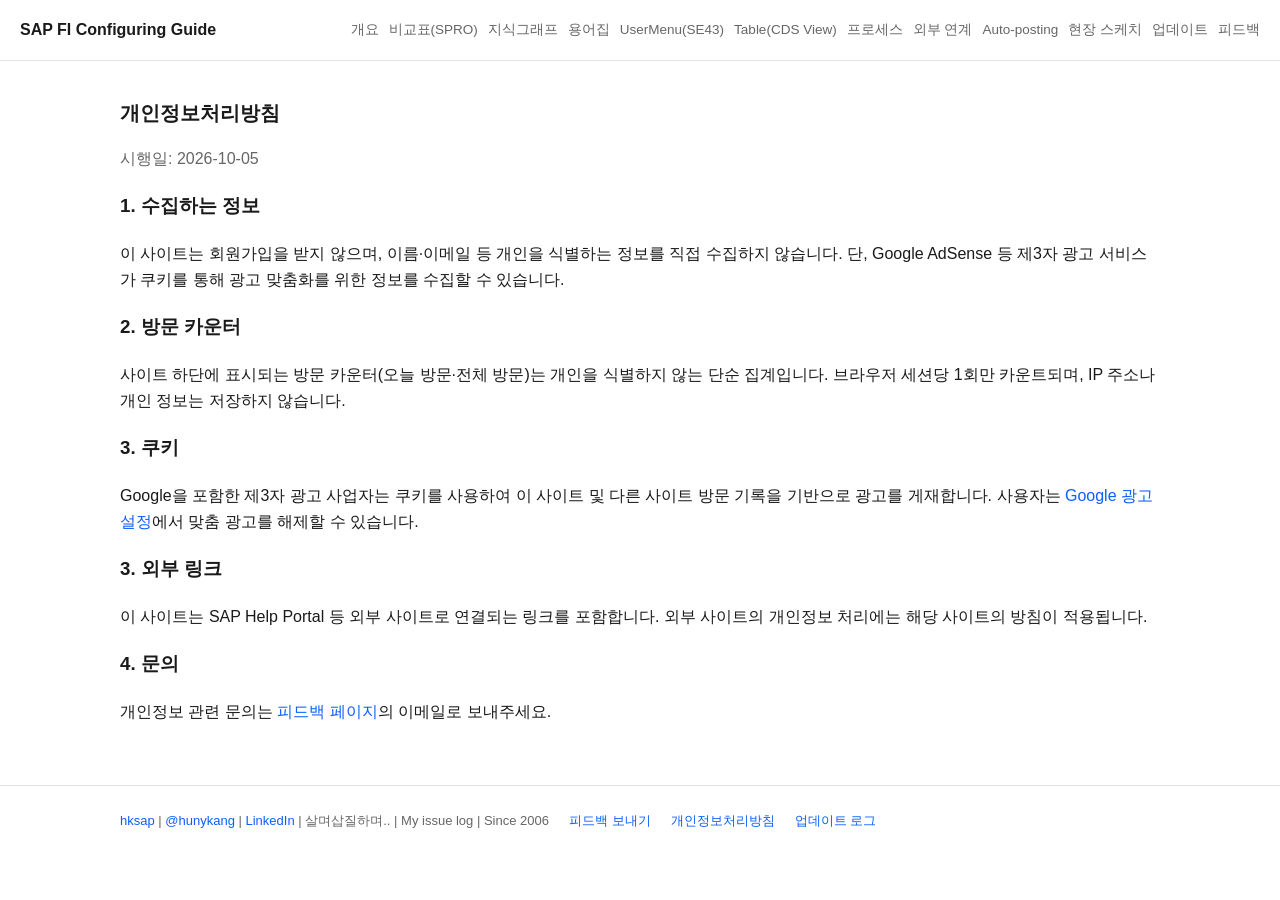
<file: privacy.html>
<!DOCTYPE html>
<html lang="ko">
<head>
<meta charset="UTF-8">
<meta name="viewport" content="width=device-width, initial-scale=1.0">
<title>개인정보처리방침 | SAP Config 비교 가이드</title>
<meta name="description" content="SAP Config 비교 가이드의 개인정보처리방침.">
<!-- Google AdSense -->
<script async src="https://pagead2.googlesyndication.com/pagead/js/adsbygoogle.js?client=ca-pub-9919904969420259" crossorigin="anonymous"></script>
<link rel="stylesheet" href="style.css?v=20261020c">
</head>
<body>
<header class="site-header">
  <div class="wrap">
    <a class="brand" href="index.html">SAP FI Configuring Guide <span class="brand-sub">- ECC/PCE/PUBLIC</span></a>
    <nav class="nav">
      <a href="index.html">개요</a>
      <a href="compare.html">비교표(SPRO)</a>
      <a href="graph.html">지식그래프</a>
      <a href="glossary.html">용어집</a>
      <a href="usermenu.html">UserMenu(SE43)</a>
      <a href="table.html">Table(CDS View)</a>
      <a href="process.html">프로세스</a>
      <a href="integrations.html">외부 연계</a>
      <a href="autoposting.html">Auto-posting</a>
      <a href="sketch.html">현장 스케치</a>
      <a href="updates.html">업데이트</a>
      <a href="feedback.html">피드백</a>
    </nav>
  </div>
</header>

<main class="wrap">
  <h2 class="section">개인정보처리방침</h2>
  <p class="lead">시행일: 2026-10-05</p>

  <h3>1. 수집하는 정보</h3>
  <p>이 사이트는 회원가입을 받지 않으며, 이름·이메일 등 개인을 식별하는 정보를 직접 수집하지 않습니다. 단, Google AdSense 등 제3자 광고 서비스가 쿠키를 통해 광고 맞춤화를 위한 정보를 수집할 수 있습니다.</p>

  <h3>2. 방문 카운터</h3>
  <p>사이트 하단에 표시되는 방문 카운터(오늘 방문·전체 방문)는 개인을 식별하지 않는 단순 집계입니다. 브라우저 세션당 1회만 카운트되며, IP 주소나 개인 정보는 저장하지 않습니다.</p>

  <h3>3. 쿠키</h3>
  <p>Google을 포함한 제3자 광고 사업자는 쿠키를 사용하여 이 사이트 및 다른 사이트 방문 기록을 기반으로 광고를 게재합니다. 사용자는 <a href="https://www.google.com/settings/ads" target="_blank" rel="noopener">Google 광고 설정</a>에서 맞춤 광고를 해제할 수 있습니다.</p>

  <h3>3. 외부 링크</h3>
  <p>이 사이트는 SAP Help Portal 등 외부 사이트로 연결되는 링크를 포함합니다. 외부 사이트의 개인정보 처리에는 해당 사이트의 방침이 적용됩니다.</p>

  <h3>4. 문의</h3>
  <p>개인정보 관련 문의는 <a href="feedback.html">피드백 페이지</a>의 이메일로 보내주세요.</p>
</main>

<footer class="site-footer">
  <div class="wrap">
    <span><a href="https://hksap.tistory.com" target="_blank" rel="noopener">hksap</a> | <a href="https://x.com/hunykang" target="_blank" rel="noopener">@hunykang</a> | <a href="https://www.linkedin.com/in/heonkyu-kang-2a615031/" target="_blank" rel="noopener">LinkedIn</a> | 살며삽질하며.. | My issue log | Since 2006</span>
    <a href="feedback.html">피드백 보내기</a>
    <a href="privacy.html">개인정보처리방침</a>
    <a href="updates.html">업데이트 로그</a>
    <span id="visit-counter" style="display:none;margin-left:auto"></span>
  </div>
</footer>
<script src="counter.js?v=202610061759"></script>
</body>
</html>
</file>
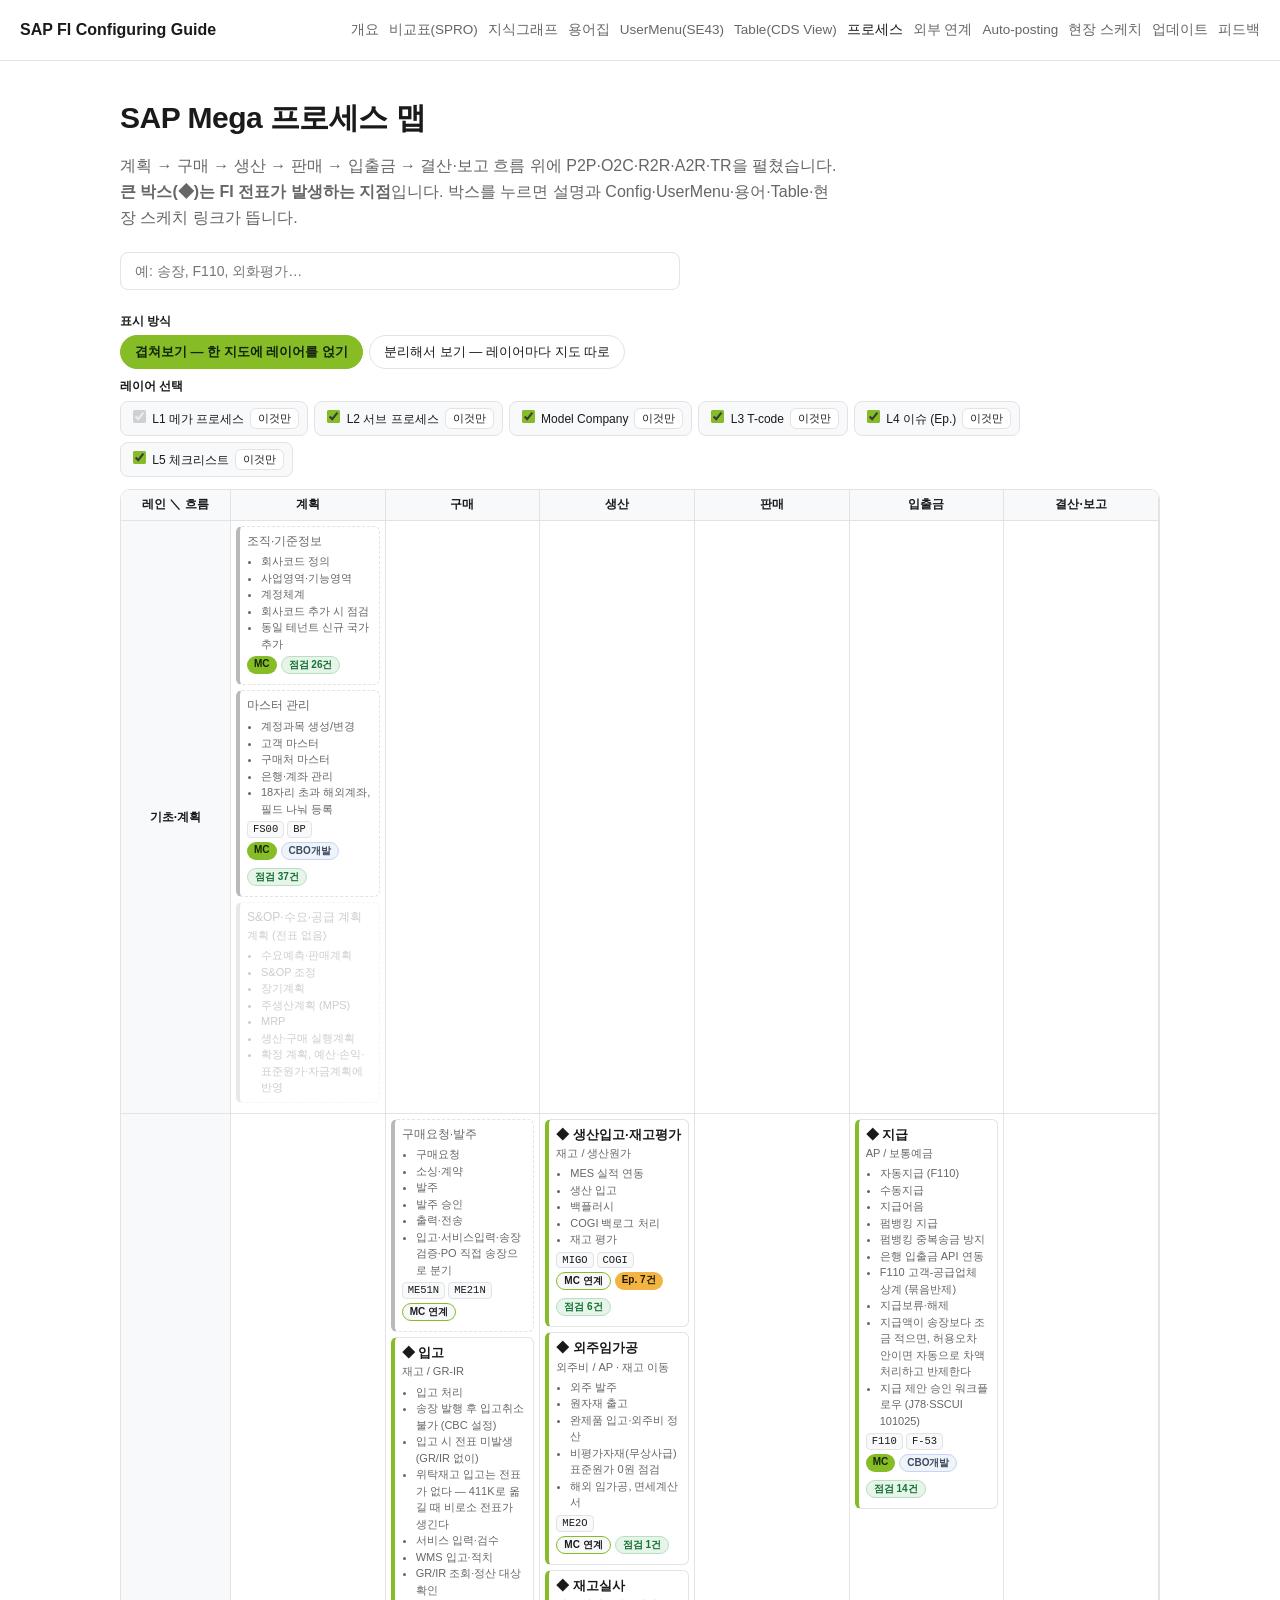
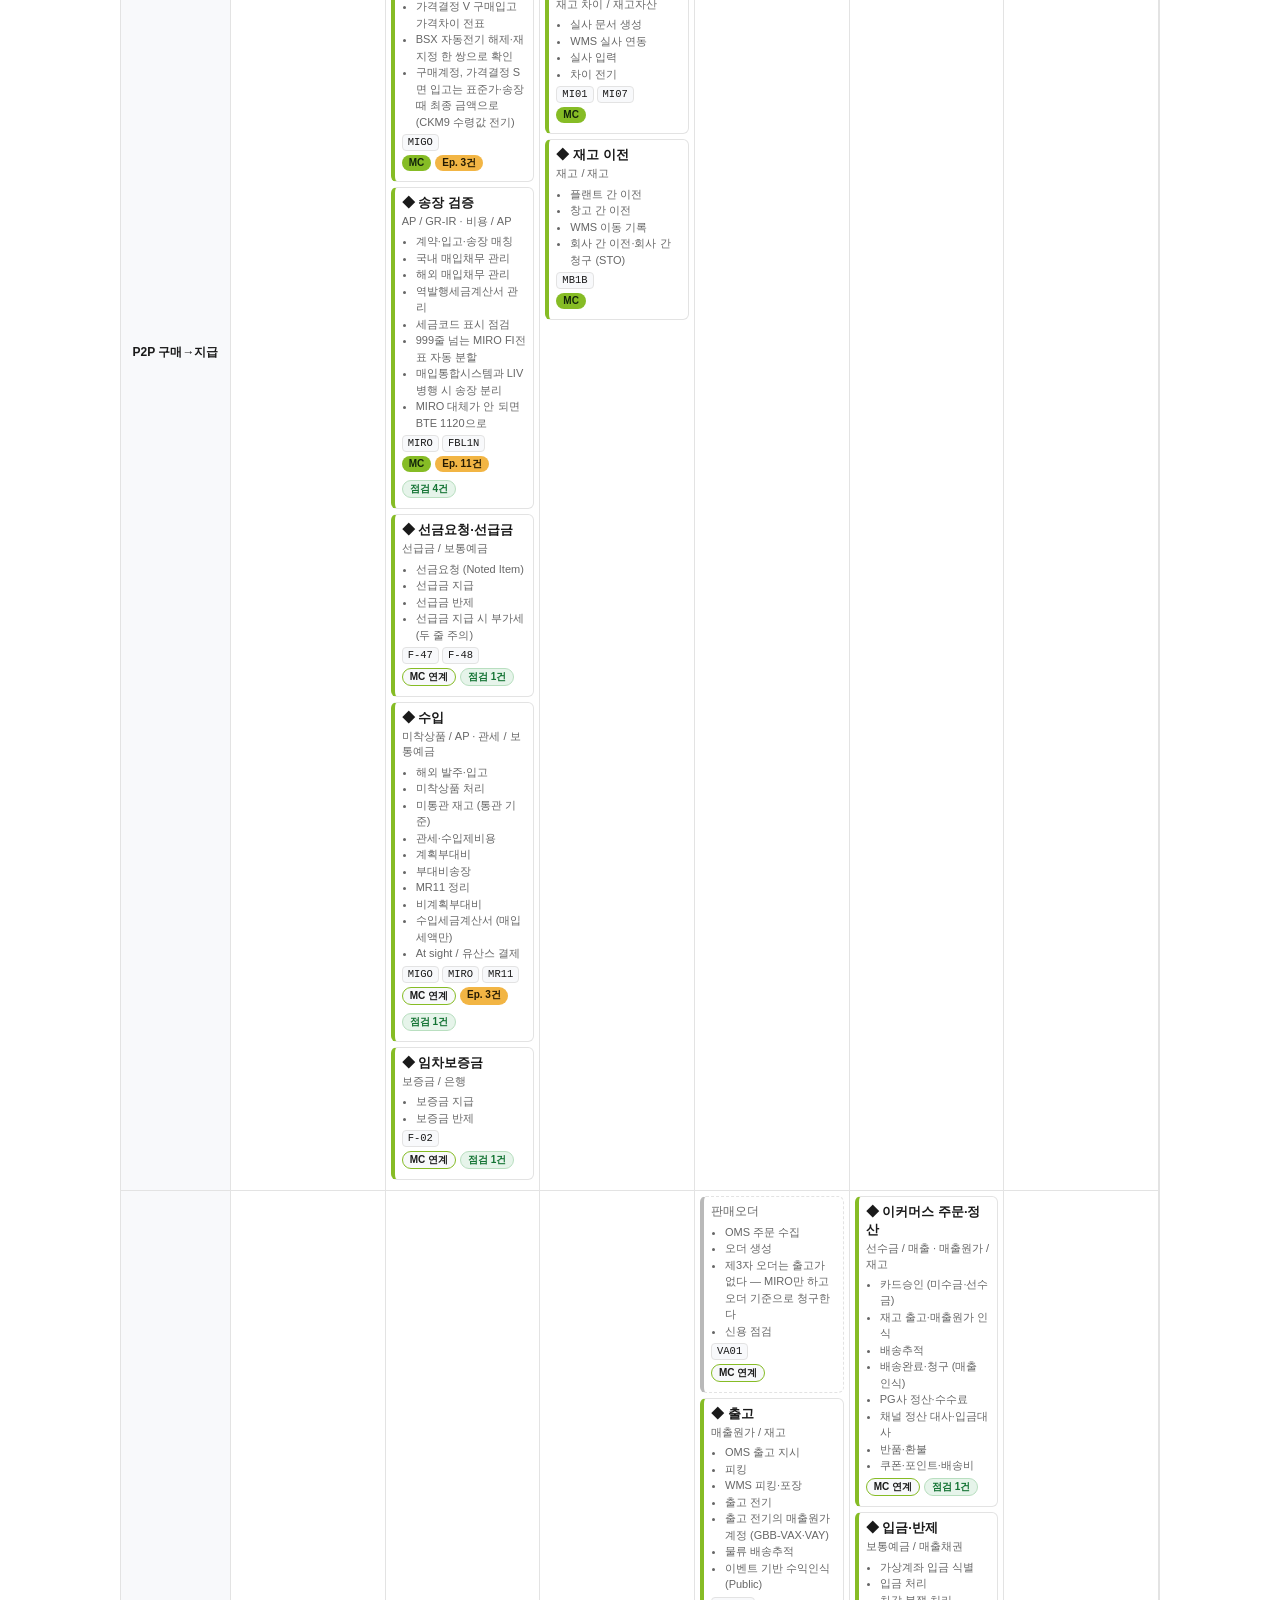
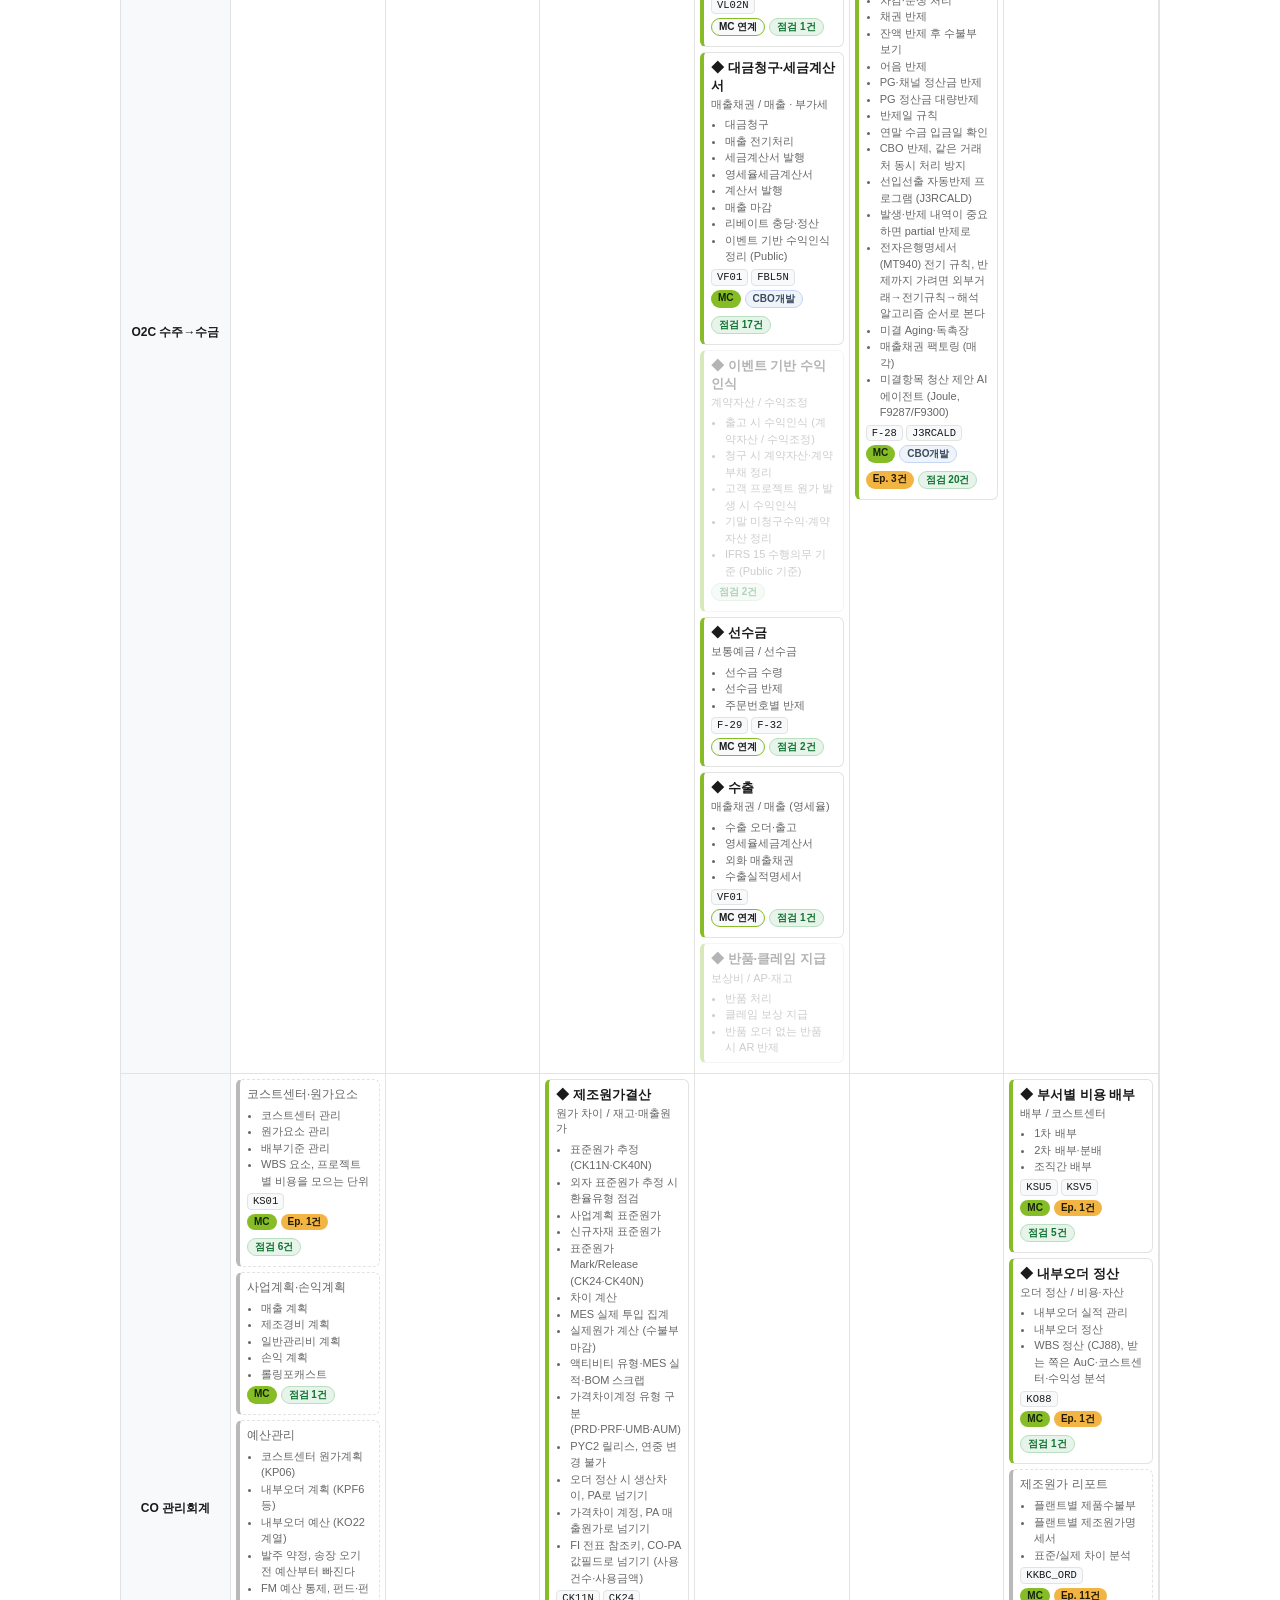
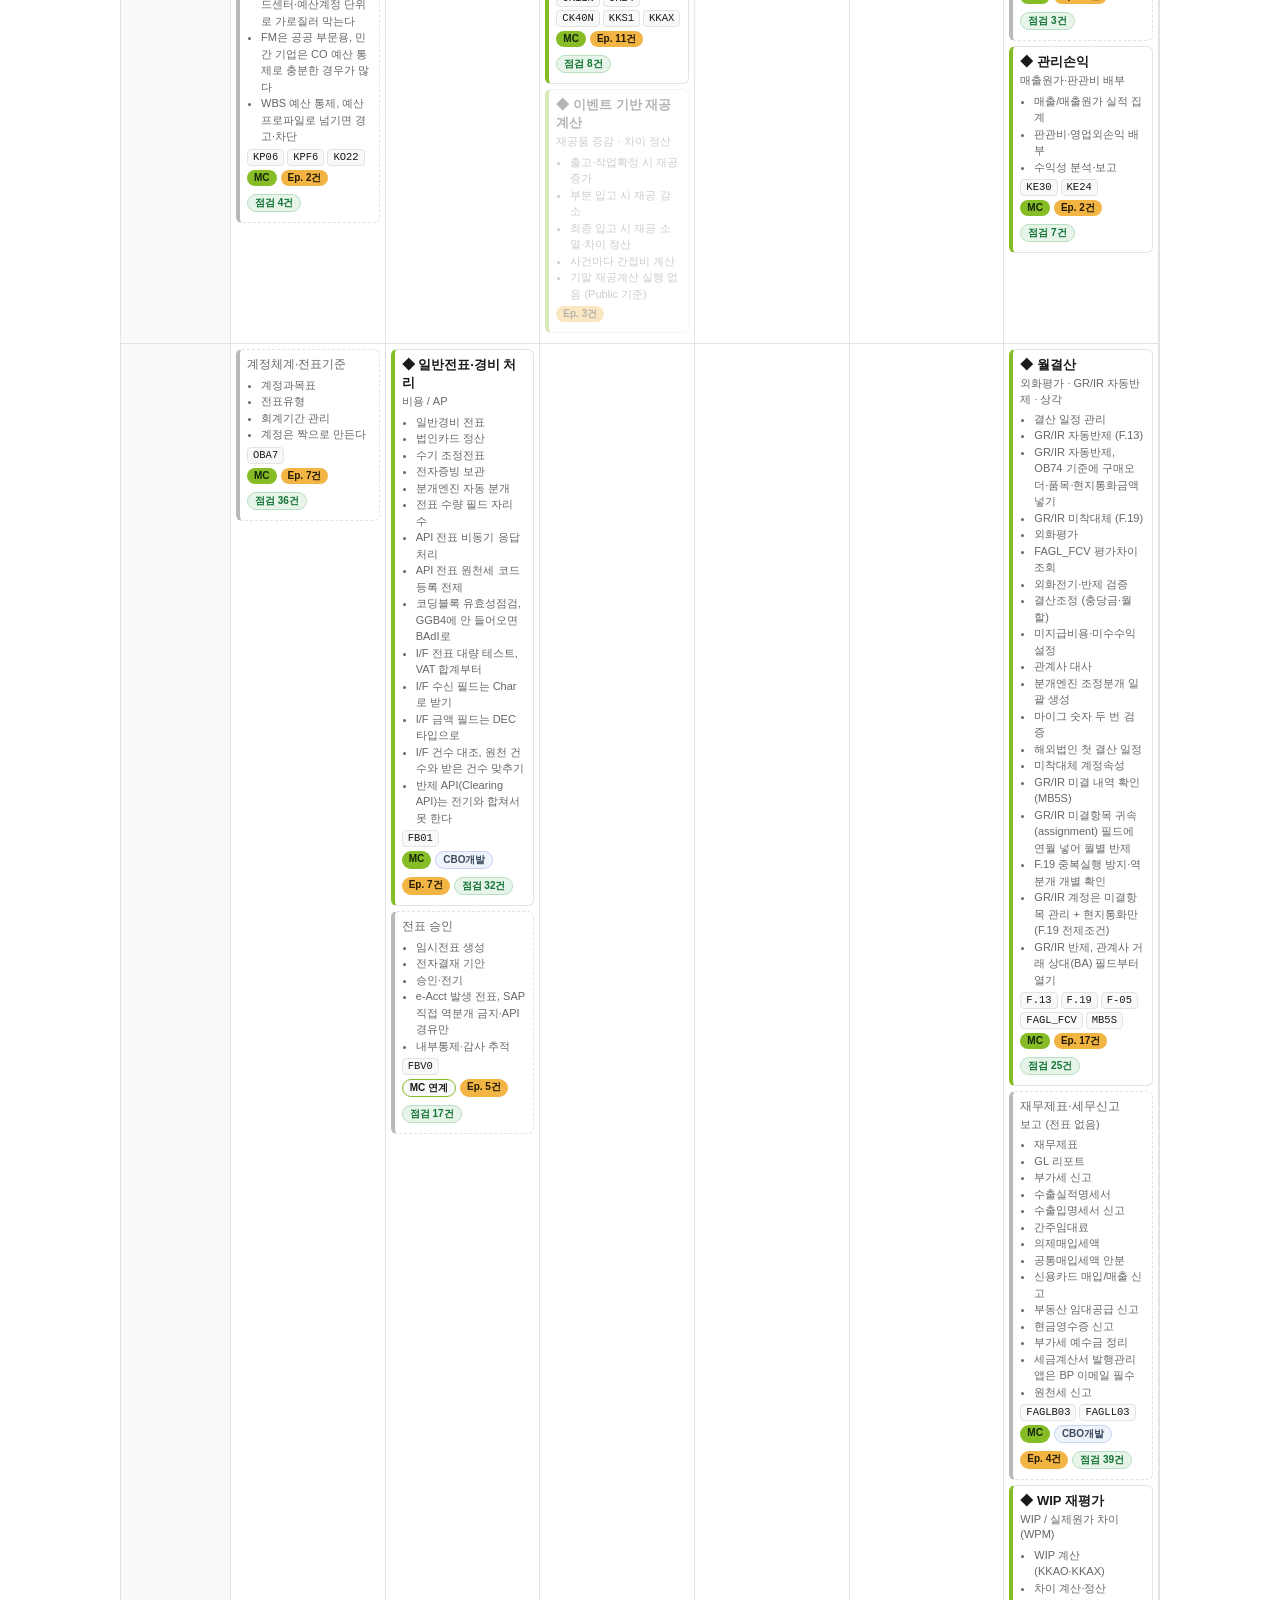
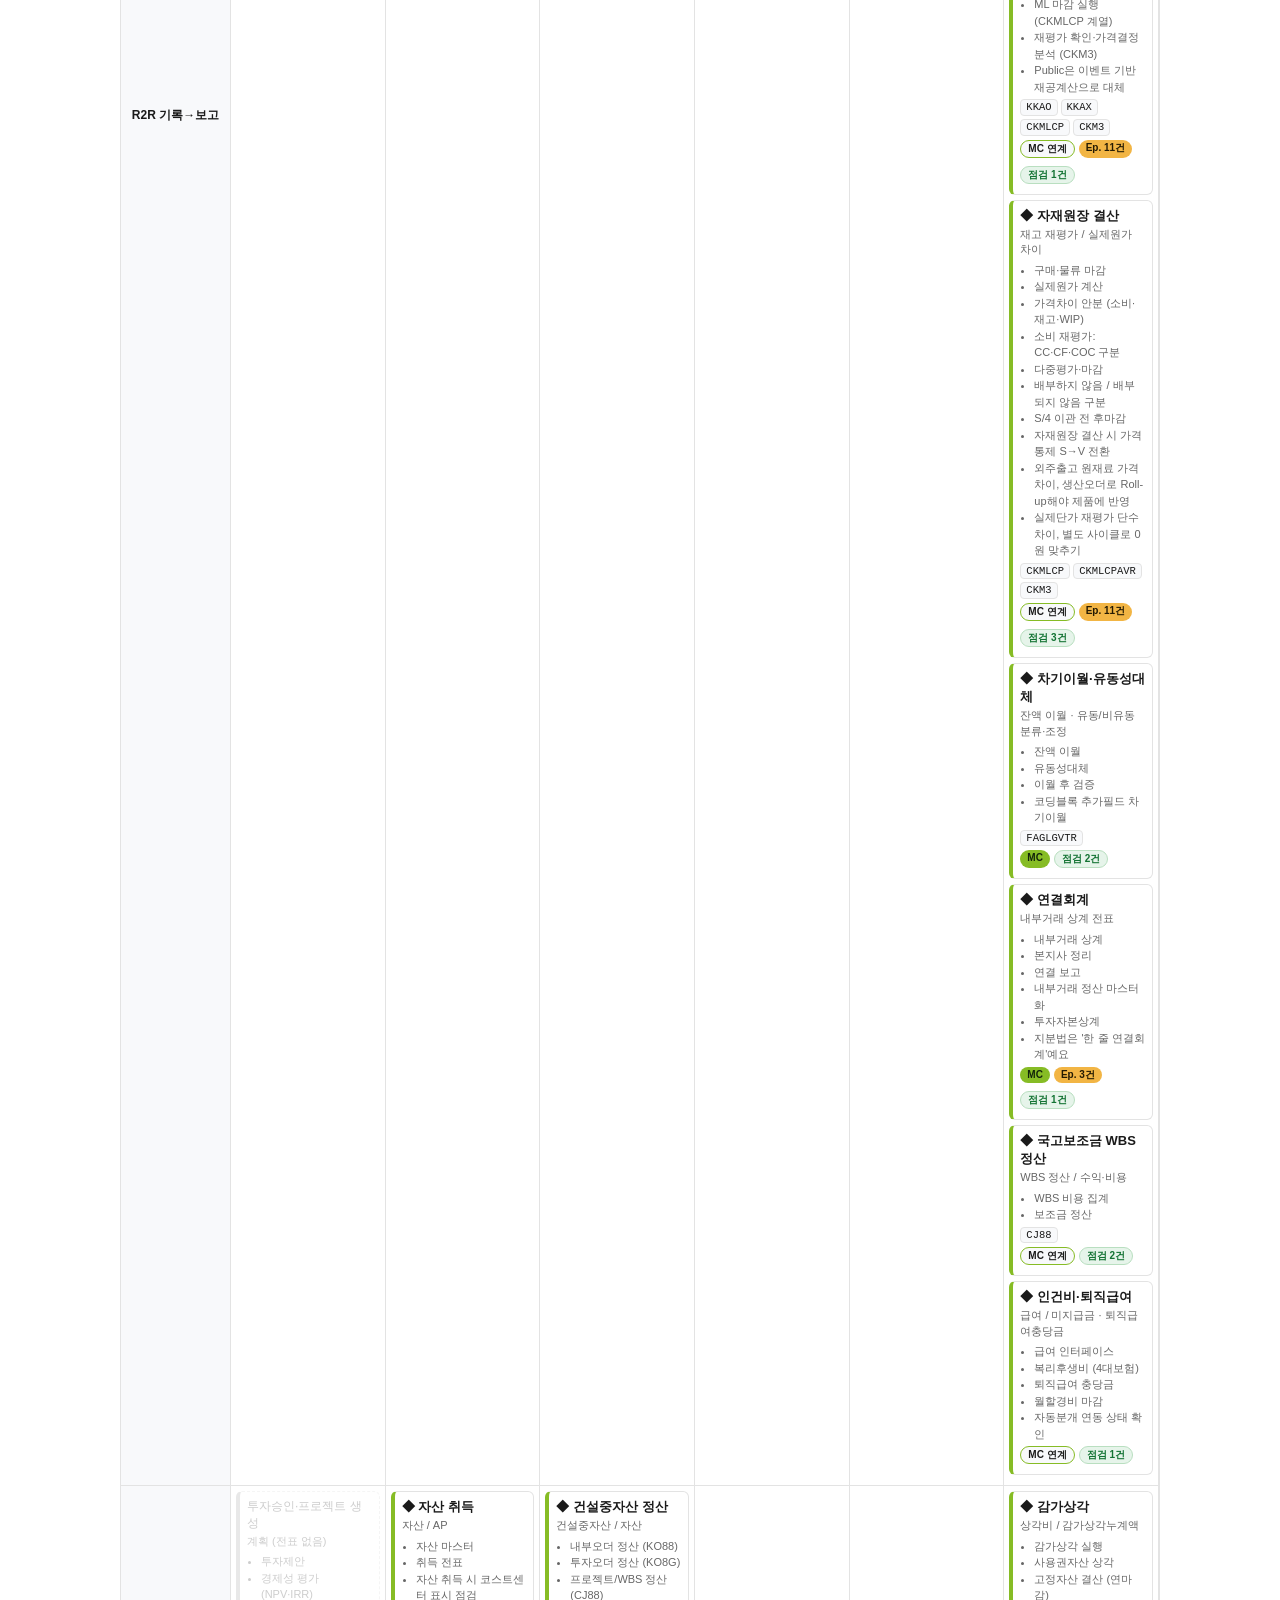
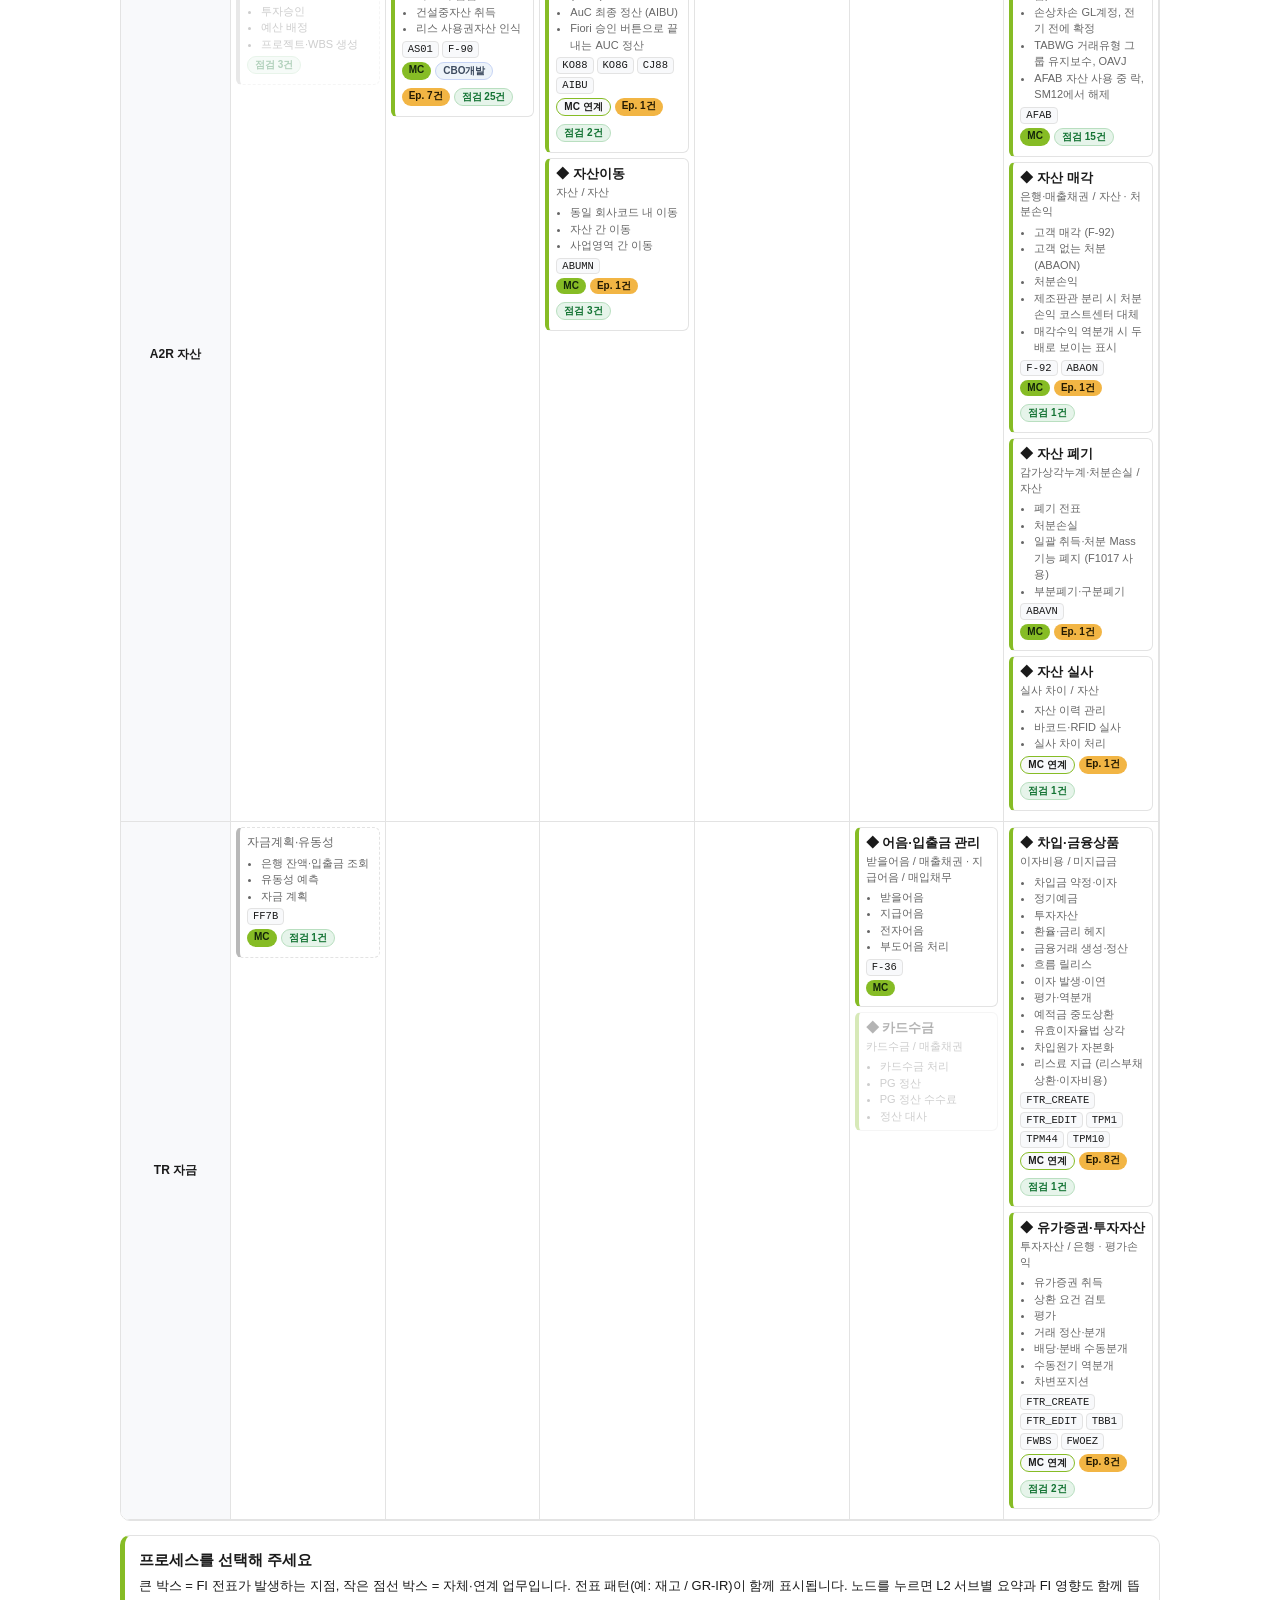
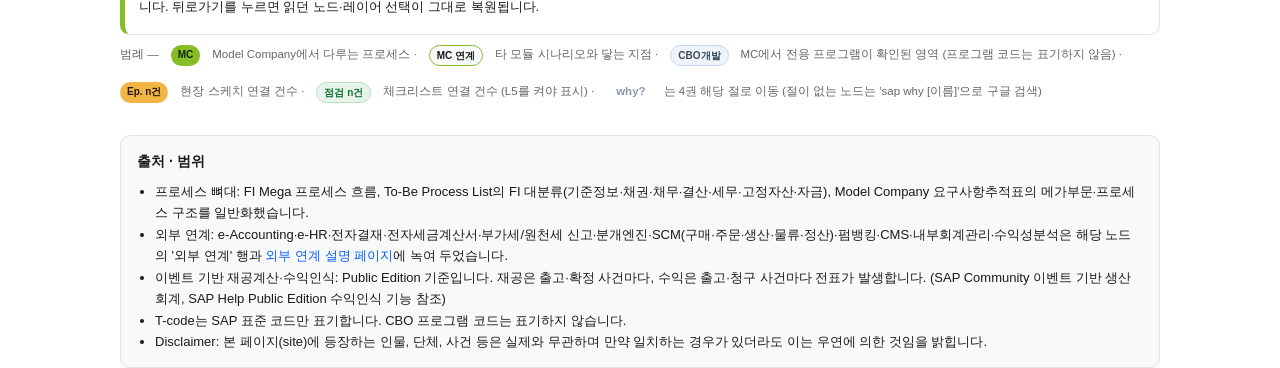
<file: process.html>
<!DOCTYPE html>
<html lang="ko">
<head>
<meta charset="UTF-8">
<meta name="viewport" content="width=device-width, initial-scale=1.0">
<title>SAP Mega 프로세스 맵 | SAP Config 비교 가이드</title>
<meta name="description" content="계획→구매→생산→판매→입출금→결산 흐름 위에 P2P·O2C·R2R·A2R·TR 메가 프로세스를 펼친 지도. FI 전표가 발생하는 지점, Model Company 위치, T-code를 한 화면에서 확인하고 Config·UserMenu·용어·Table·현장 스케치로 이동합니다.">
<link rel="stylesheet" href="style.css?v=20261020c">
<script src="data.js?v=20261126a"></script>
<script src="glossary.js?v=20261126a"></script>
<script src="usermenu.js?v=20261023a"></script>
<script src="sketch.js?v=20261026c"></script>
<script src="table.js?v=20261025a"></script>
<script src="process-data.js?v=20261128a"></script>
<style>
.seg{display:flex;gap:6px;flex-wrap:wrap;margin-bottom:8px}
.seg button{border:1px solid var(--line);background:#fff;color:var(--ink);padding:7px 14px;border-radius:999px;font-size:13px;cursor:pointer}
.seg button.on{background:#86BC25;border-color:#86BC25;color:#12240a;font-weight:700}
.lbar{display:flex;gap:6px;flex-wrap:wrap;align-items:center;margin-bottom:12px}
.lchip{display:inline-flex;gap:6px;align-items:center;border:1px solid var(--line);background:var(--card);border-radius:8px;padding:5px 8px;font-size:12px}
.lchip button{border:1px solid var(--line);background:#fff;color:var(--muted);border-radius:6px;font-size:11px;padding:2px 7px;cursor:pointer}
.lchip button.solo{color:var(--ink)}
.lchip.off{opacity:.45}
.lchip input{accent-color:#86BC25}
.scrollx{overflow-x:auto;border:1px solid var(--line);border-radius:10px}
.map{display:grid;grid-template-columns:110px repeat(6,minmax(118px,1fr));min-width:860px;background:#fff}
.map>div{border-right:1px solid var(--line);border-bottom:1px solid var(--line);padding:5px;min-height:44px}
.map .hd{background:var(--card);font-size:12px;font-weight:700;text-align:center;display:flex;align-items:center;justify-content:center;min-height:30px}
.map .lane{background:var(--card);font-size:12px;font-weight:700;display:flex;align-items:center;justify-content:center;text-align:center;line-height:1.35;word-break:keep-all}
.node{border:1px solid var(--line);border-left:4px solid #b9b9b9;background:#fff;border-radius:6px;padding:6px 7px;margin-bottom:5px;cursor:pointer;font-size:12.5px;line-height:1.4}
.node:hover{border-color:#86BC25}
.node.main{border-left-color:#86BC25;font-weight:700;font-size:13px}
.node.sub{font-size:12px;color:var(--muted);border-style:dashed;border-left-style:solid}
.node.sel{outline:2px solid #86BC25;outline-offset:1px}
.node.dim{opacity:.32}
.node .post{display:block;font-weight:400;font-size:11px;color:var(--muted);margin-top:2px}
.badges{display:flex;gap:4px;flex-wrap:wrap;margin-top:4px}
.badge{font-size:10px;font-weight:700;border-radius:999px;padding:1px 7px;background:#86BC25;color:#12240a}
.badge.link{background:var(--card);color:var(--ink);border:1px solid #86BC25}
.badge.cbo{background:#eef4fa;color:#3c4a5e;border:1px solid #c7d4f5}
.badge.issue{background:#f2b544;color:#241a02}
.badge.check{background:#e6f4ea;color:#137333;border:1px solid #b9dfc0}
.sublist{margin:4px 0 0;padding-left:14px;font-size:11px;font-weight:400;color:var(--muted);line-height:1.5}
.tchips{display:flex;gap:3px;flex-wrap:wrap;margin-top:4px}
.tchip{font-size:10.5px;font-family:ui-monospace,monospace;border:1px solid var(--line);background:var(--card);border-radius:4px;padding:0 5px;font-weight:400;color:var(--ink);text-decoration:none}
.tchip:hover{border-color:#86BC25}
.tchip.big{font-size:12.5px;padding:2px 8px}
.ptitle{font-size:14px;font-weight:700;margin:16px 0 6px}
.pnote{font-size:12px;color:var(--muted);margin-bottom:6px;line-height:1.5}
.cellmini{font-size:10.5px;color:var(--muted);font-weight:700;margin-bottom:3px}
.subbox{border:1px dashed var(--line);border-radius:5px;padding:3px 6px;font-size:11.5px;margin-bottom:4px;cursor:pointer;background:#fff;display:block;color:var(--ink);text-decoration:none}
.subbox:hover{border-color:#86BC25}
.checkrow{border:1px dashed var(--line);border-radius:5px;padding:3px 6px;font-size:11.5px;margin-bottom:4px;background:#fff}
.csrc{font-size:10px;color:#888;border:1px solid #ddd;border-radius:8px;padding:0 5px;margin-left:5px}
.cnote{font-size:11.5px;color:var(--muted)}
.detail .check-list{margin:6px 0 0;padding-left:18px;font-size:12.5px;line-height:1.7}
.detail{border:1px solid var(--line);border-left:5px solid #86BC25;border-radius:10px;padding:12px 14px;margin-top:14px;background:#fff;scroll-margin-top:80px}
.backbtn{border:1px solid var(--line);background:var(--card);color:var(--muted);border-radius:999px;font-size:11.5px;font-weight:400;padding:3px 10px;cursor:pointer}
.node.flash{outline:3px solid #86BC25;outline-offset:2px}
.detail h4{margin:0 0 4px;font-size:15px}
.detail .meta{font-size:12px;color:var(--muted);margin-bottom:6px}
.detail p{font-size:13px;line-height:1.6;margin:4px 0}
.detail .row{font-size:12.5px;margin:6px 0;line-height:1.7}
.detail .en{font-size:12px;color:var(--muted);font-weight:400}
.detail .tc-list{margin:6px 0 0;padding-left:18px;font-size:12.5px;line-height:1.9}
.detail .subfi-list{margin:6px 0 0;padding-left:18px;font-size:12.5px;line-height:1.7}
.detail .u-why{color:#3c4a5e;font-size:12.5px}
.chip-link{display:inline-block;font-size:12px;padding:2px 9px;border-radius:20px;background:var(--accent-soft);border:1px solid var(--line);text-decoration:none;color:inherit;margin:1px 3px 1px 0}
.chip-link:hover{background:#dbe4f0}
.why-link{display:inline-flex;align-items:center;height:20px;margin-left:4px;padding:0 6px;color:#8b96a9;border-radius:6px;vertical-align:middle;text-decoration:none;font-size:11.5px;font-weight:600}
.why-link:hover{color:#475569;background:#eef2f7}
.item-link{color:inherit;text-decoration:none}
.item-link .ext{font-size:11px;color:var(--muted);font-style:normal}
.legend{font-size:11.5px;color:var(--muted);margin-top:10px;line-height:1.7}
.psearch{display:flex;gap:8px;max-width:560px;margin:14px 0}
.psearch input{flex:1;padding:10px 14px;font-size:14px;border:1px solid var(--line);border-radius:8px;outline:none}
.psearch input:focus{border-color:#86BC25}
@media (max-width:760px){
  .map{grid-template-columns:110px repeat(6,minmax(110px,1fr));min-width:780px}
  .node{font-size:12px}
  .node.main{font-size:12.5px}
  .seg button{padding:6px 11px;font-size:12.5px}
}
</style>
</head>
<body>
<header class="site-header">
  <div class="wrap">
    <a class="brand" href="index.html">SAP FI Configuring Guide <span class="brand-sub">- ECC/PCE/PUBLIC</span></a>
    <nav class="nav">
      <a href="index.html">개요</a>
      <a href="compare.html">비교표(SPRO)</a>
      <a href="graph.html">지식그래프</a>
      <a href="glossary.html">용어집</a>
      <a href="usermenu.html">UserMenu(SE43)</a>
      <a href="table.html">Table(CDS View)</a>
      <a href="process.html" class="active">프로세스</a>
      <a href="integrations.html">외부 연계</a>
      <a href="autoposting.html">Auto-posting</a>
      <a href="sketch.html">현장 스케치</a>
      <a href="updates.html">업데이트</a>
      <a href="feedback.html">피드백</a>
    </nav>
  </div>
</header>

<main class="wrap">
  <section class="hero" style="padding:32px 0 8px">
    <h1>SAP Mega 프로세스 맵</h1>
    <p>계획 → 구매 → 생산 → 판매 → 입출금 → 결산·보고 흐름 위에 P2P·O2C·R2R·A2R·TR을 펼쳤습니다. <strong>큰 박스(◆)는 FI 전표가 발생하는 지점</strong>입니다. 박스를 누르면 설명과 Config·UserMenu·용어·Table·현장 스케치 링크가 뜹니다.</p>
    <div class="psearch"><input id="pq" type="search" placeholder="예: 송장, F110, 외화평가…" aria-label="프로세스 검색"></div>
  </section>

  <div style="font-size:12px;font-weight:700;margin-bottom:4px">표시 방식</div>
  <div class="seg" id="modeSeg">
    <button data-mode="overlay" class="on">겹쳐보기 — 한 지도에 레이어를 얹기</button>
    <button data-mode="separate">분리해서 보기 — 레이어마다 지도 따로</button>
  </div>
  <div style="font-size:12px;font-weight:700;margin-bottom:4px">레이어 선택</div>
  <div class="lbar" id="layerBar"></div>
  <div id="maps"></div>

  <div class="detail" id="detail"><h4>프로세스를 선택해 주세요</h4><p>큰 박스 = FI 전표가 발생하는 지점, 작은 점선 박스 = 자체·연계 업무입니다. 전표 패턴(예: 재고 / GR-IR)이 함께 표시됩니다. 노드를 누르면 L2 서브별 요약과 FI 영향도 함께 뜹니다. 뒤로가기를 누르면 읽던 노드·레이어 선택이 그대로 복원됩니다.</p></div>

  <div class="legend">범례 — <span class="badge">MC</span> Model Company에서 다루는 프로세스 · <span class="badge link">MC 연계</span> 타 모듈 시나리오와 닿는 지점 · <span class="badge cbo">CBO개발</span> MC에서 전용 프로그램이 확인된 영역 (프로그램 코드는 표기하지 않음) · <span class="badge issue">Ep. n건</span> 현장 스케치 연결 건수 · <span class="badge check">점검 n건</span> 체크리스트 연결 건수 (L5를 켜야 표시) · <a class="why-link" href="https://www.google.com/search?q=sap%20why" target="_blank" rel="noopener">why?</a> 는 4권 해당 절로 이동 (절이 없는 노드는 'sap why [이름]'으로 구글 검색)</div>

  <section class="u-src" style="margin-top:28px;padding:14px 16px;border:1px solid var(--line);border-radius:10px;background:var(--card);font-size:13px">
    <h4 style="margin:0 0 8px;font-size:14px">출처 · 범위</h4>
    <ul style="margin:0;padding-left:18px">
      <li>프로세스 뼈대: FI Mega 프로세스 흐름, To-Be Process List의 FI 대분류(기준정보·채권·채무·결산·세무·고정자산·자금), Model Company 요구사항추적표의 메가부문·프로세스 구조를 일반화했습니다.</li>
      <li>외부 연계: e-Accounting·e-HR·전자결재·전자세금계산서·부가세/원천세 신고·분개엔진·SCM(구매·주문·생산·물류·정산)·펌뱅킹·CMS·내부회계관리·수익성분석은 해당 노드의 '외부 연계' 행과 <a href="integrations.html">외부 연계 설명 페이지</a>에 녹여 두었습니다.</li>
      <li>이벤트 기반 재공계산·수익인식: Public Edition 기준입니다. 재공은 출고·확정 사건마다, 수익은 출고·청구 사건마다 전표가 발생합니다. (SAP Community 이벤트 기반 생산회계, SAP Help Public Edition 수익인식 기능 참조)</li>
      <li>T-code는 SAP 표준 코드만 표기합니다. CBO 프로그램 코드는 표기하지 않습니다.</li>
      <li>Disclaimer: 본 페이지(site)에 등장하는 인물, 단체, 사건 등은 실제와 무관하며 만약 일치하는 경우가 있더라도 이는 우연에 의한 것임을 밝힙니다.</li>
    </ul>
  </section>
</main>
<script src="process.js?v=20261126a"></script>
<script src="counter.js?v=202610061759"></script>
</body>
</html>
</file>
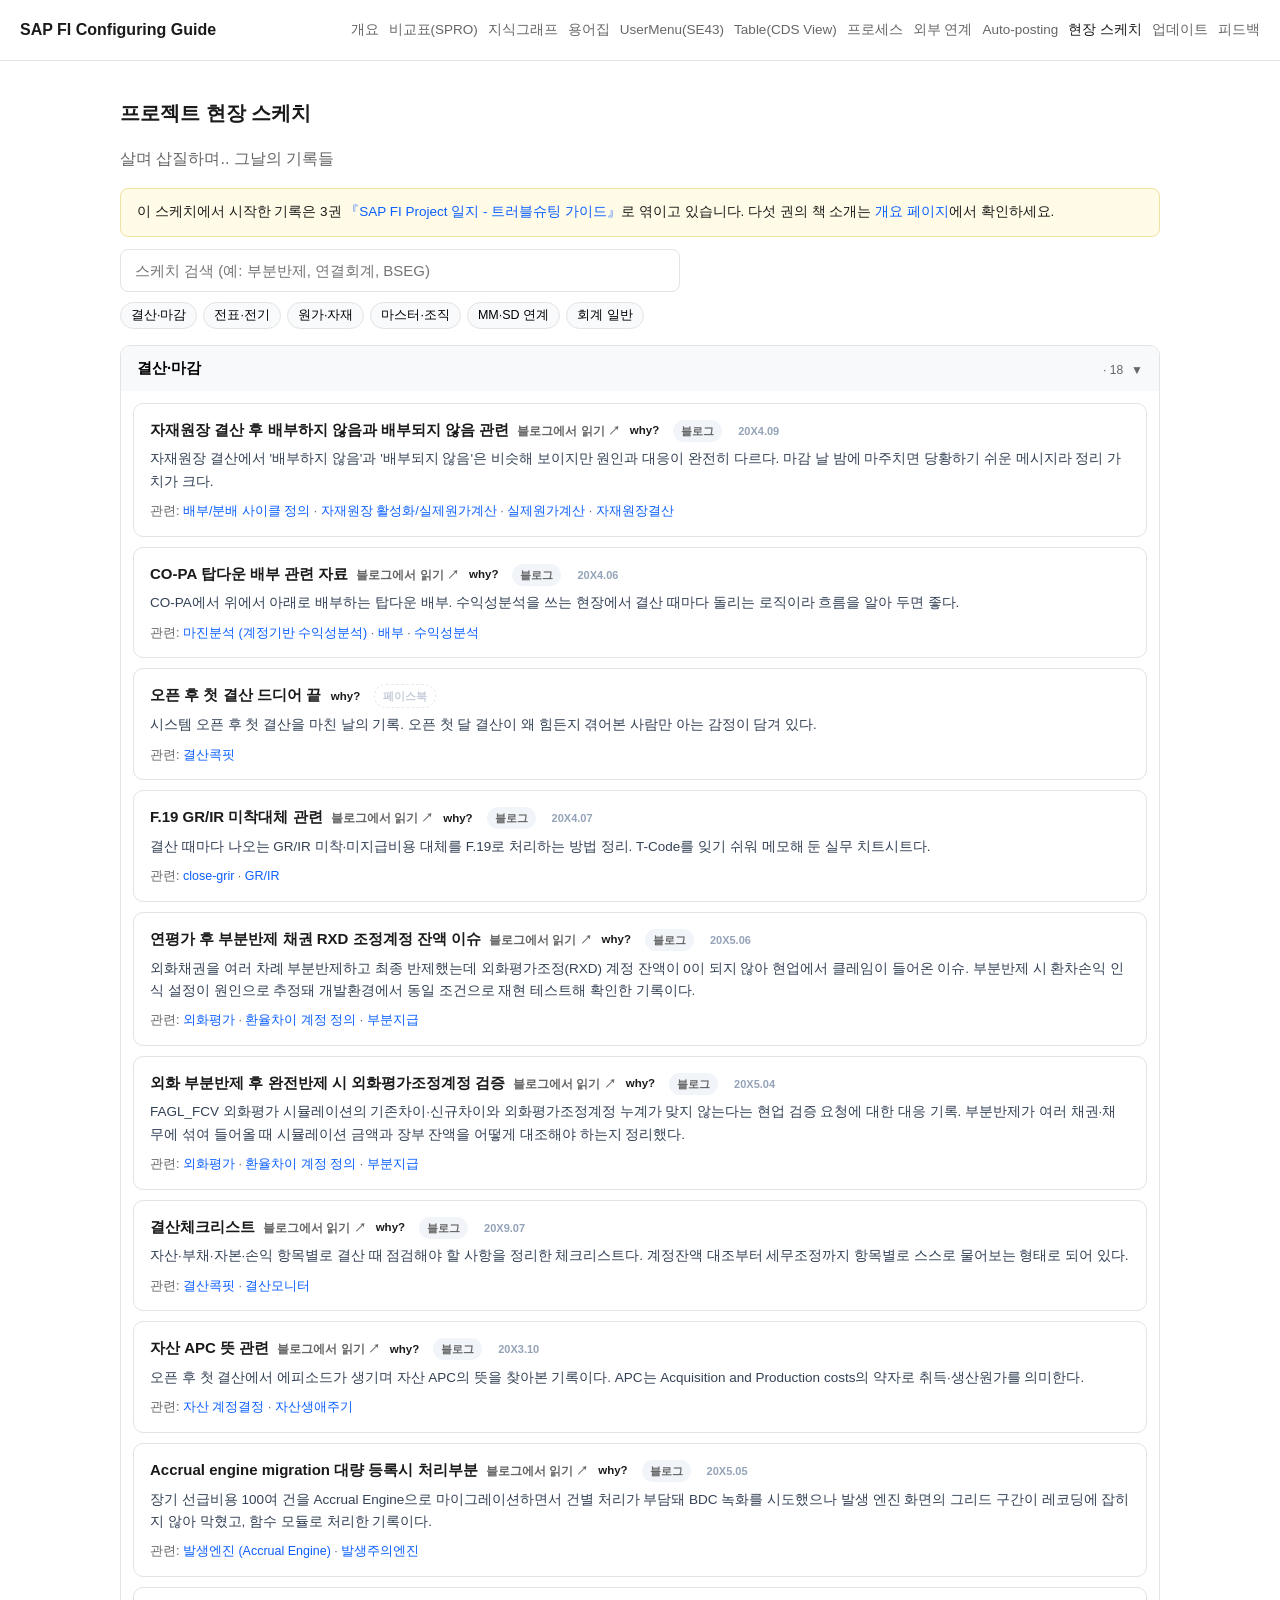
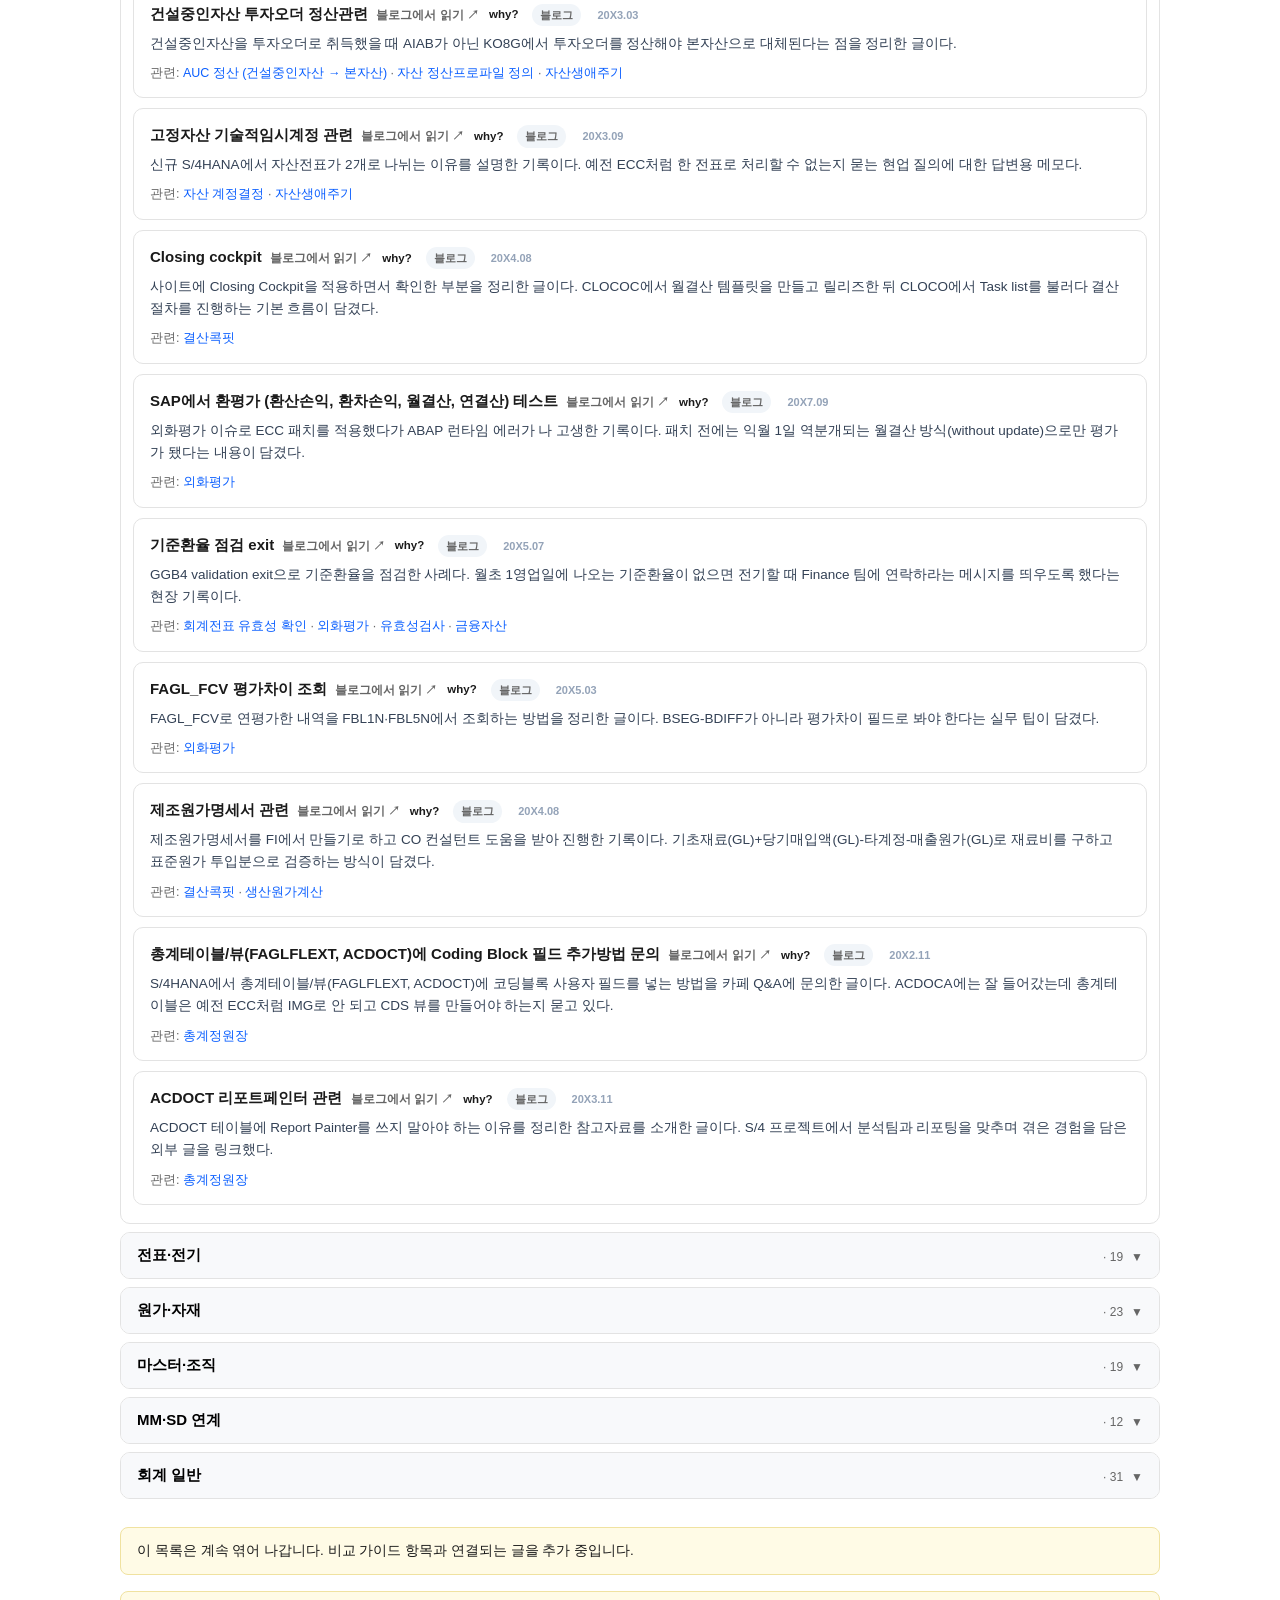
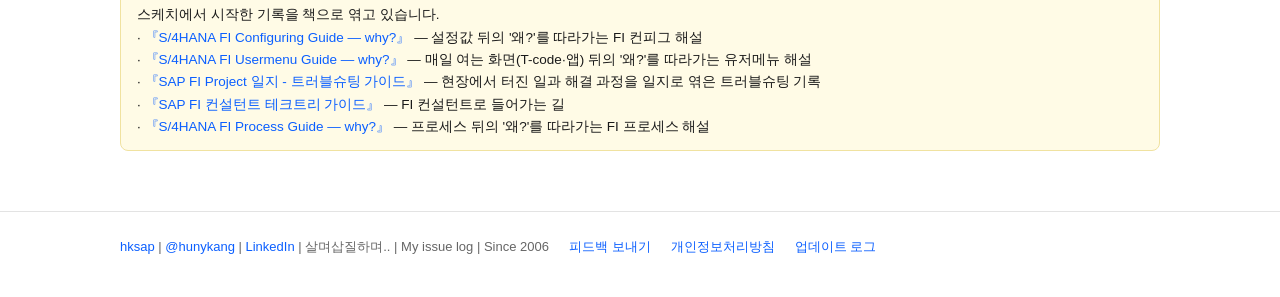
<file: sketch.html>
<!DOCTYPE html>
<html lang="ko">
<head>
<meta charset="UTF-8">
<meta name="viewport" content="width=device-width, initial-scale=1.0">
<title>현장 스케치 | SAP Config 비교 가이드</title>
<meta name="description" content="SAP 프로젝트 현장에서 겪은 컨피그 관련 에피소드. 메뉴얼에는 없는 현장의 기록입니다.">
<!-- Google AdSense -->
<script async src="https://pagead2.googlesyndication.com/pagead/js/adsbygoogle.js?client=ca-pub-9919904969420259" crossorigin="anonymous"></script>
<link rel="stylesheet" href="style.css?v=20261020c">
<script src="data.js?v=20261111a"></script>
<script src="glossary.js?v=20261126a"></script>
<script src="sketch.js?v=20261026c"></script>
<style>
.sketch-card { border: 1px solid var(--line); border-radius: 10px; background: #fff; padding: 14px 16px; margin: 10px 0; }
.sketch-card h4 { margin: 0 0 6px; font-size: 15px; font-weight: 600; }
.sketch-card h4 a { color: inherit; text-decoration: none; }
.sketch-card h4 a:hover { text-decoration: underline; }
.sketch-card .cmt { font-size: 13.5px; color: #334155; margin: 6px 0 8px; }
.sketch-card .rel-line { font-size: 12.5px; color: var(--muted); margin-top: 6px; }
.sketch-card .rel-line a { color: var(--pce); text-decoration: none; }
.sketch-card .rel-line a:hover { text-decoration: underline; }
.sketch-card .go { font-size: 12px; color: var(--muted); white-space: nowrap; margin-left: 8px; }
.src-badge { display: inline-block; font-size: 11px; padding: 2px 8px; border-radius: 20px; background: #f1f5f9; color: var(--muted); margin-left: 8px; vertical-align: middle; }
.src-badge.nolink { background: transparent; color: #c3ccd8; border: 1px dashed #e5eaf1; }
.src-badge.link { text-decoration: none; cursor: pointer; }
.src-badge.date { background: transparent; color: #94a3b8; font-size: 11px; }
.why-link { display: inline-flex; align-items: center; height: 20px; margin-left: 4px; padding: 0 6px; color: #8b96a9; border-radius: 6px; vertical-align: middle; text-decoration: none; font-size: 11.5px; font-weight: 600; }
.why-link:hover { color: #475569; background: #eef2f7; }
.area-group { margin: 0 0 8px; border: 1px solid var(--line); border-radius: 10px; overflow: hidden; }
.area-head { width: 100%; text-align: left; padding: 13px 16px; font-size: 15px; font-weight: 700; background: var(--card); border: 0; cursor: pointer; display: flex; justify-content: space-between; align-items: center; }
.area-head .n { font-size: 12px; color: var(--muted); font-weight: 400; }
.area-head .arrow { color: var(--muted); font-size: 12px; margin-left: 8px; transition: transform .15s; }
.area-group.open .area-head .arrow { transform: rotate(180deg); }
.area-items { display: none; padding: 2px 12px 8px; }
.area-group.open .area-items { display: block; }
.sketch-card { margin: 10px 0; }
</style>
</head>
<body>
<header class="site-header">
  <div class="wrap">
    <a class="brand" href="index.html">SAP FI Configuring Guide <span class="brand-sub">- ECC/PCE/PUBLIC</span></a>
    <nav class="nav">
      <a href="index.html">개요</a>
      <a href="compare.html">비교표(SPRO)</a>
      <a href="graph.html">지식그래프</a>
      <a href="glossary.html">용어집</a>
      <a href="usermenu.html">UserMenu(SE43)</a>
      <a href="table.html">Table(CDS View)</a>
      <a href="process.html">프로세스</a>
      <a href="integrations.html">외부 연계</a>
      <a href="autoposting.html">Auto-posting</a>
      <a href="sketch.html" class="active">현장 스케치</a>
      <a href="updates.html">업데이트</a>
      <a href="feedback.html">피드백</a>
    </nav>
  </div>
</header>

<main class="wrap">
  <h2 class="section">프로젝트 현장 스케치</h2>
  <p class="lead">살며 삽질하며.. 그날의 기록들</p>
  <div class="note" style="margin:12px 0">이 스케치에서 시작한 기록은 3권 <a href="https://wikidocs.net/book/22102" target="_blank" rel="noopener">『SAP FI Project 일지 - 트러블슈팅 가이드』</a>로 엮이고 있습니다. 다섯 권의 책 소개는 <a href="index.html#books">개요 페이지</a>에서 확인하세요.</div>
  <div class="searchbar" style="margin:12px 0 10px">
    <input id="sq" type="search" placeholder="스케치 검색 (예: 부분반제, 연결회계, BSEG)" aria-label="스케치 검색">
  </div>
  <div class="rel-chips" id="cat-chips" style="margin:0 0 16px"></div>
  <div id="sketch-sections"></div>
  <script>
  (function () {
    function esc(x) { return String(x == null ? '' : x).replace(/&/g, '&amp;').replace(/</g, '&lt;').replace(/>/g, '&gt;').replace(/"/g, '&quot;'); }
    const cfgName = id => { const e = (typeof GUIDE_DATA !== 'undefined' ? GUIDE_DATA : []).find(x => x.id === id); return e ? e.item : id; };
    const termName = id => { const t = (typeof GLOSSARY !== 'undefined' ? GLOSSARY : []).find(x => x.id === id); return t ? t.kr : id; };
    const srcLabel = { blog: '블로그', facebook: '페이스북', evernote: '에버노트', keep: 'Keep', note: '노트' };
    const ORDER = ['결산·마감', '전표·전기', '원가·자재', '마스터·조직', 'MM·SD 연계', '회계 일반'];
    const byCat = {};
    SKETCHES.forEach(s => { (byCat[s.category || '회계 일반'] = byCat[s.category || '회계 일반'] || []).push(s); });
    function card(s) {
      const badge = s.url
        ? `<span class="src-badge">${srcLabel[s.source] || s.source}</span>`
        : `<span class="src-badge nolink">${srcLabel[s.source] || s.source}</span>`;
      const linkBadges = (s.links || []).map(l =>
        `<a class="src-badge link" href="${l.url}" target="_blank" rel="noopener">${srcLabel[l.type] || l.type}</a>`).join('');
      const dateBadge = s.date ? `<span class="src-badge date">${esc(s.date)}</span>` : '';
      const title = s.url ? `<a href="${s.url}" target="_blank" rel="noopener">${esc(s.title)}</a>${s.source === 'blog' ? '<span class="go">블로그에서 읽기 ↗</span>' : ''}` : esc(s.title);
      const seen = new Set(); const rel = [];
      (s.configs || []).forEach(id => { const n = cfgName(id); if (!seen.has(n)) { seen.add(n); rel.push(`<a href="compare.html#row-${id}">${esc(n)}</a>`); } });
      (s.terms || []).forEach(id => { const n = termName(id); if (!seen.has(n)) { seen.add(n); rel.push(`<a href="glossary.html#term-${id}">${esc(n)}</a>`); } });
      const refs = (s.links || []).map(l =>
        `<a href="${l.url}" target="_blank" rel="noopener">${srcLabel[l.type] || l.type}${l.title ? ` '${esc(l.title)}'` : ''} ↗</a>`).join(' · ');
      return `<div class="sketch-card" id="sk-${s.id}">
        <h4>${title}<a class="why-link" href="https://www.google.com/search?q=${encodeURIComponent('s/4hana why ' + s.title)}" target="_blank" rel="noopener" title="왜 이런 일이 생기는지 구글 검색">why?</a>${badge}${linkBadges}${dateBadge}</h4>
        ${s.comment ? `<p class="cmt">${esc(s.comment)}</p>` : ''}
        ${refs ? `<div class="rel-line">참고: ${refs}</div>` : ''}
        ${rel.length ? `<div class="rel-line">관련: ${rel.join(' · ')}</div>` : ''}
      </div>`;
    }
    const sectionsEl = document.getElementById('sketch-sections');
    const cats = ORDER.filter(cat => byCat[cat]);
    sectionsEl.innerHTML = cats.map((cat, idx) =>
      `<div class="area-group${idx === 0 ? ' open' : ''}" data-cat="${esc(cat)}">` +
      `<button class="area-head">${esc(cat)} <span><span class="n">· ${byCat[cat].length}</span><span class="arrow">▼</span></span></button>` +
      `<div class="area-items">${byCat[cat].map(card).join('')}</div></div>`
    ).join('') +
    `<div class="note" style="margin-top:28px">이 목록은 계속 엮어 나갑니다. 비교 가이드 항목과 연결되는 글을 추가 중입니다.</div>` +
    `<div class="note" style="margin-top:12px">스케치에서 시작한 기록을 책으로 엮고 있습니다.<br>· <a href="https://wikidocs.net/book/21587" target="_blank" rel="noopener">『S/4HANA FI Configuring Guide — why?』</a> — 설정값 뒤의 '왜?'를 따라가는 FI 컨피그 해설<br>· <a href="https://wikidocs.net/book/21803" target="_blank" rel="noopener">『S/4HANA FI Usermenu Guide — why?』</a> — 매일 여는 화면(T-code·앱) 뒤의 '왜?'를 따라가는 유저메뉴 해설<br>· <a href="https://wikidocs.net/book/22102" target="_blank" rel="noopener">『SAP FI Project 일지 - 트러블슈팅 가이드』</a> — 현장에서 터진 일과 해결 과정을 일지로 엮은 트러블슈팅 기록<br>· <a href="https://wikidocs.net/book/21667" target="_blank" rel="noopener">『SAP FI 컨설턴트 테크트리 가이드』</a> — FI 컨설턴트로 들어가는 길<br>· <a href="https://wikidocs.net/book/22335" target="_blank" rel="noopener">『S/4HANA FI Process Guide — why?』</a> — 프로세스 뒤의 '왜?'를 따라가는 FI 프로세스 해설</div>`;
    sectionsEl.addEventListener('click', ev => {
      const head = ev.target.closest('.area-head');
      if (head) head.closest('.area-group').classList.toggle('open');
    });
    // 검색 + 주제 칩 필터: 제목·요약·관련 칩 이름 기준, 매칭 그룹만 펼침
    const q = document.getElementById('sq');
    const chipsEl = document.getElementById('cat-chips');
    let activeCat = null;
    chipsEl.innerHTML = cats.map(cat => `<button data-cat="${esc(cat)}">${esc(cat)}</button>`).join('');
    function applyFilter() {
      const kw = q.value.trim().toLowerCase();
      sectionsEl.querySelectorAll('.area-group').forEach((g, idx) => {
        if (activeCat && g.dataset.cat !== activeCat) { g.style.display = 'none'; return; }
        if (!kw && !activeCat) {
          g.style.display = '';
          g.classList.toggle('open', idx === 0);
          g.querySelectorAll('.sketch-card').forEach(c => c.style.display = '');
          return;
        }
        let hit = 0;
        g.querySelectorAll('.sketch-card').forEach(c => {
          const ok = !kw || c.textContent.toLowerCase().includes(kw);
          c.style.display = ok ? '' : 'none';
          if (ok) hit++;
        });
        g.style.display = hit ? '' : 'none';
        g.classList.add('open');
      });
    }
    chipsEl.addEventListener('click', ev => {
      const b = ev.target.closest('button');
      if (!b) return;
      activeCat = (activeCat === b.dataset.cat) ? null : b.dataset.cat;
      chipsEl.querySelectorAll('button').forEach(x => x.classList.toggle('on', x.dataset.cat === activeCat));
      applyFilter();
    });
    q.addEventListener('input', applyFilter);
    // 딥링킹: #sk-아이디 로 바로 열기 (용어집·비교표에서 넘어올 때)
    const initial = location.hash.replace('#', '');
    if (initial) {
      const cardEl = document.getElementById(CSS.escape(initial));
      if (cardEl) {
        cardEl.closest('.area-group').classList.add('open');
        setTimeout(() => cardEl.scrollIntoView({ block: 'center', behavior: 'smooth' }), 100);
      }
    }
  })();
  </script>
</main>

<footer class="site-footer">
  <div class="wrap">
    <span><a href="https://hksap.tistory.com" target="_blank" rel="noopener">hksap</a> | <a href="https://x.com/hunykang" target="_blank" rel="noopener">@hunykang</a> | <a href="https://www.linkedin.com/in/heonkyu-kang-2a615031/" target="_blank" rel="noopener">LinkedIn</a> | 살며삽질하며.. | My issue log | Since 2006</span>
    <a href="feedback.html">피드백 보내기</a>
    <a href="privacy.html">개인정보처리방침</a>
    <a href="updates.html">업데이트 로그</a>
    <span id="visit-counter" style="display:none;margin-left:auto"></span>
  </div>
</footer>
<script src="counter.js?v=202610061759"></script>
</body>
</html>
</file>
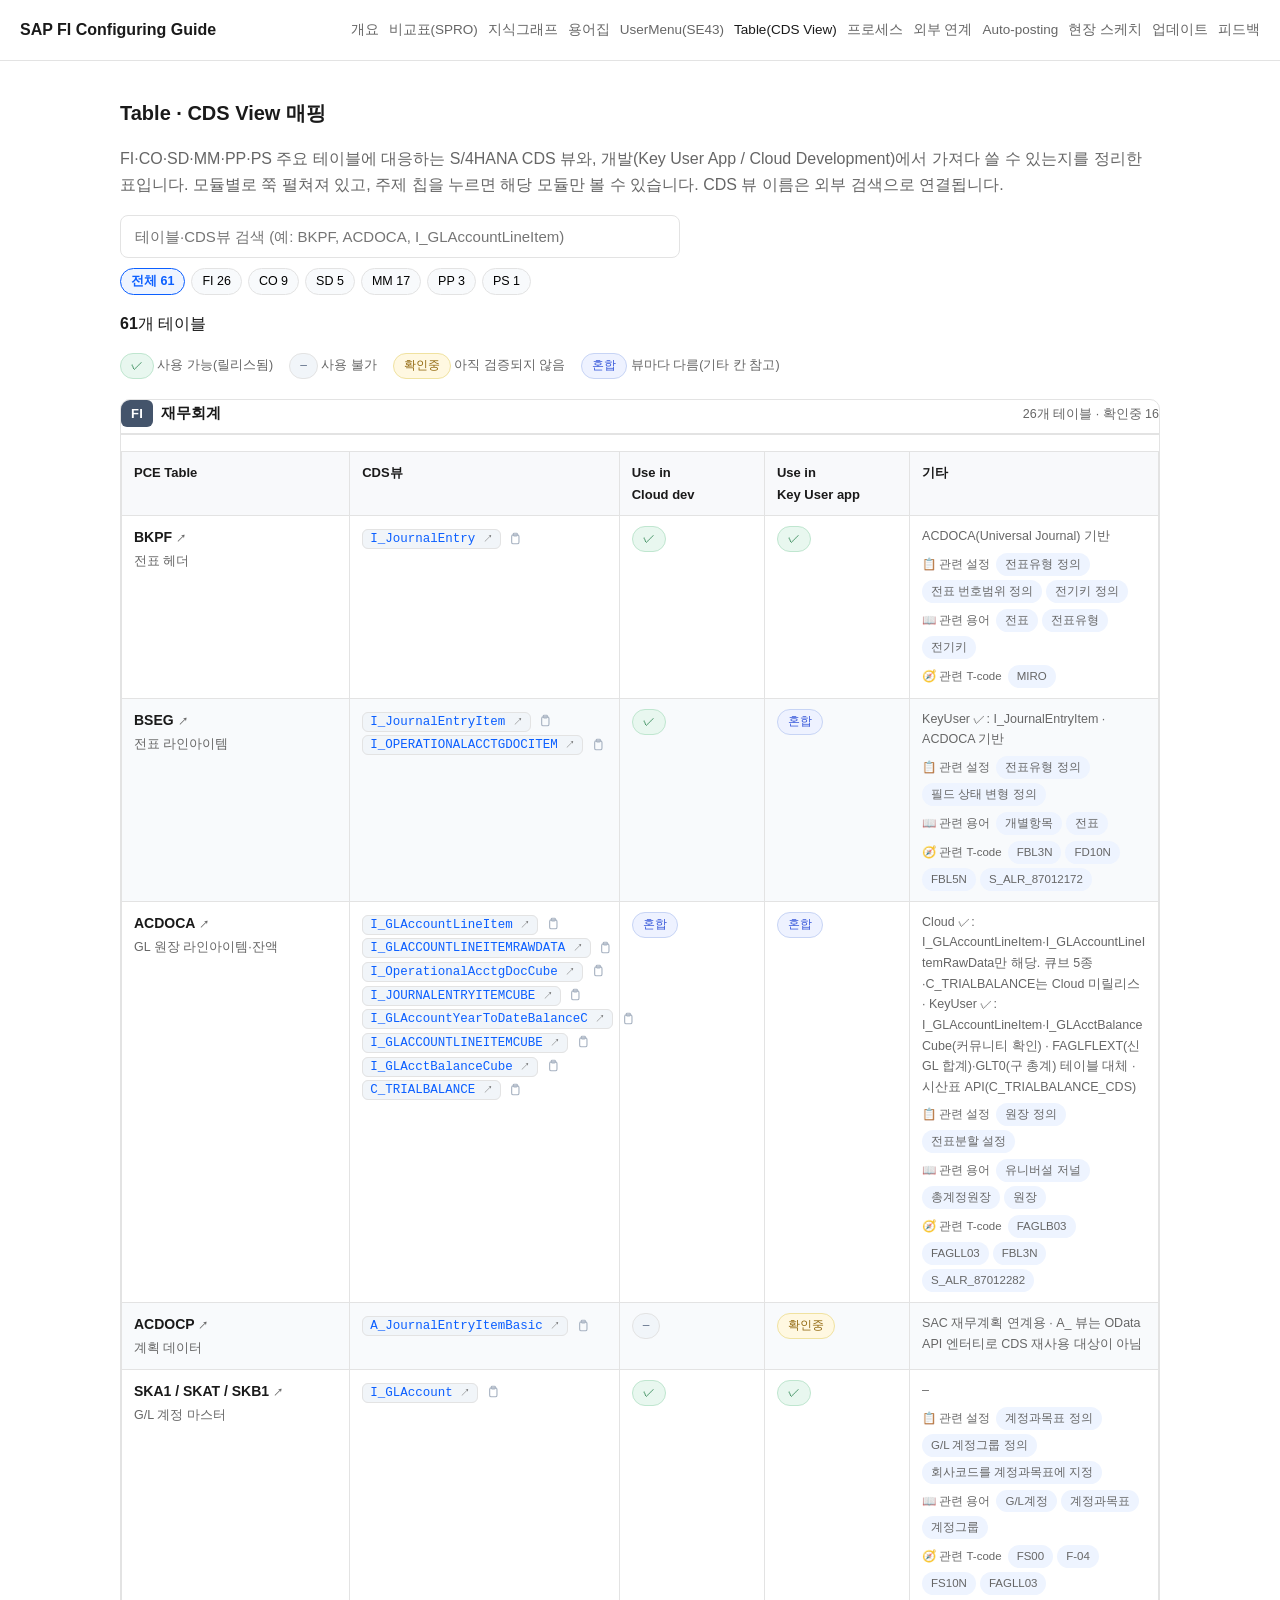
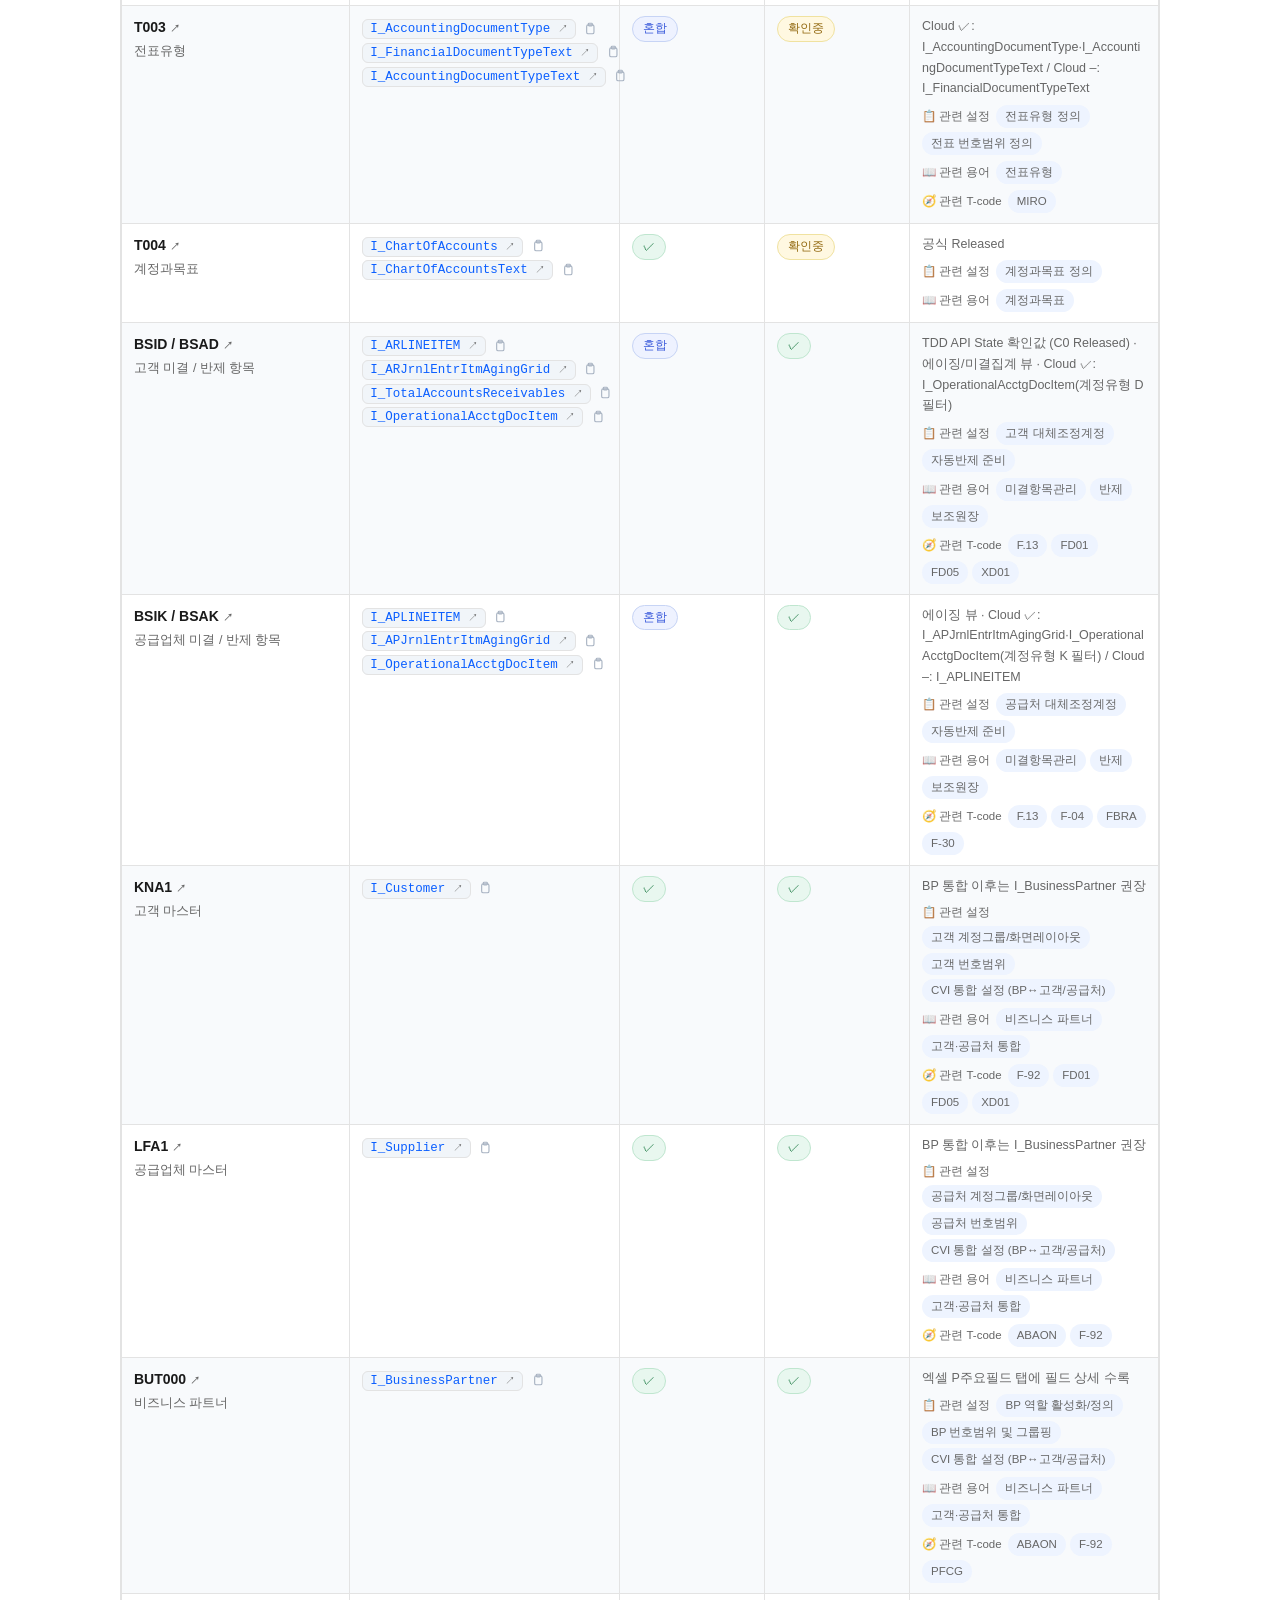
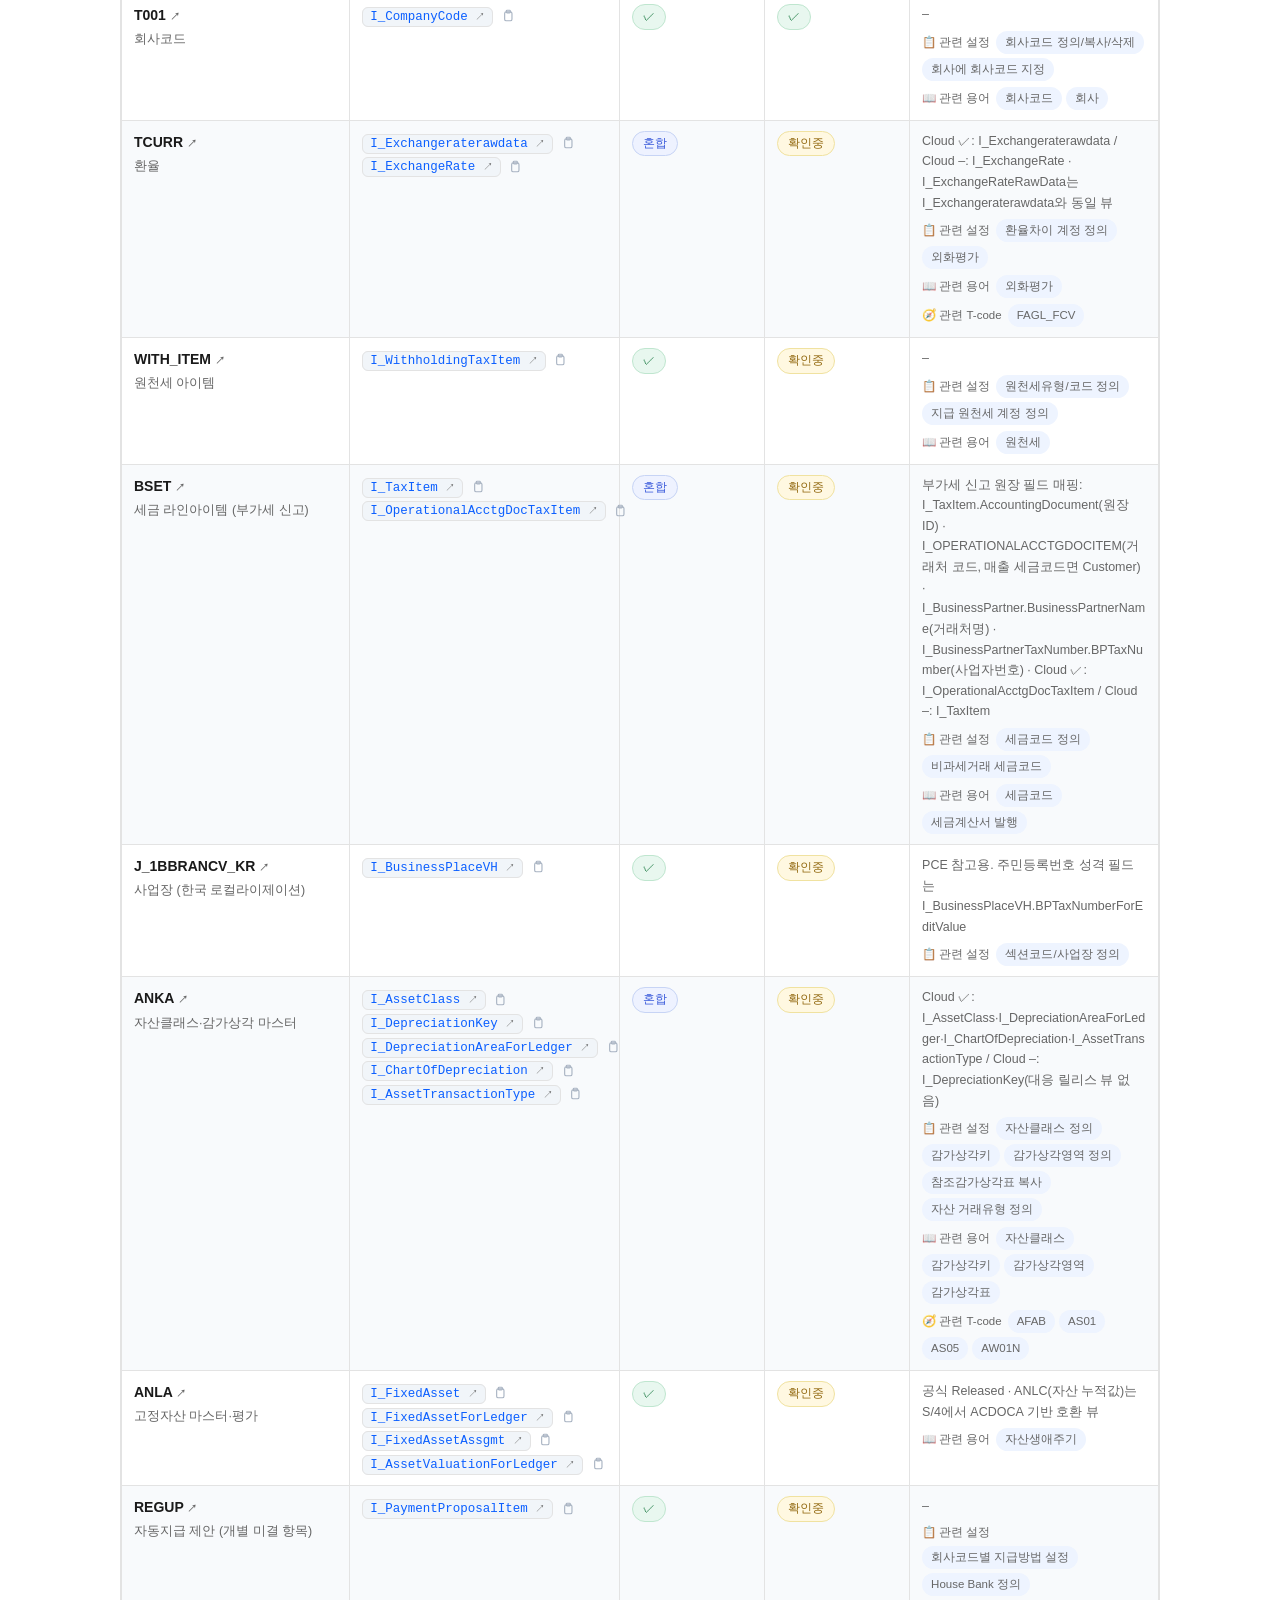
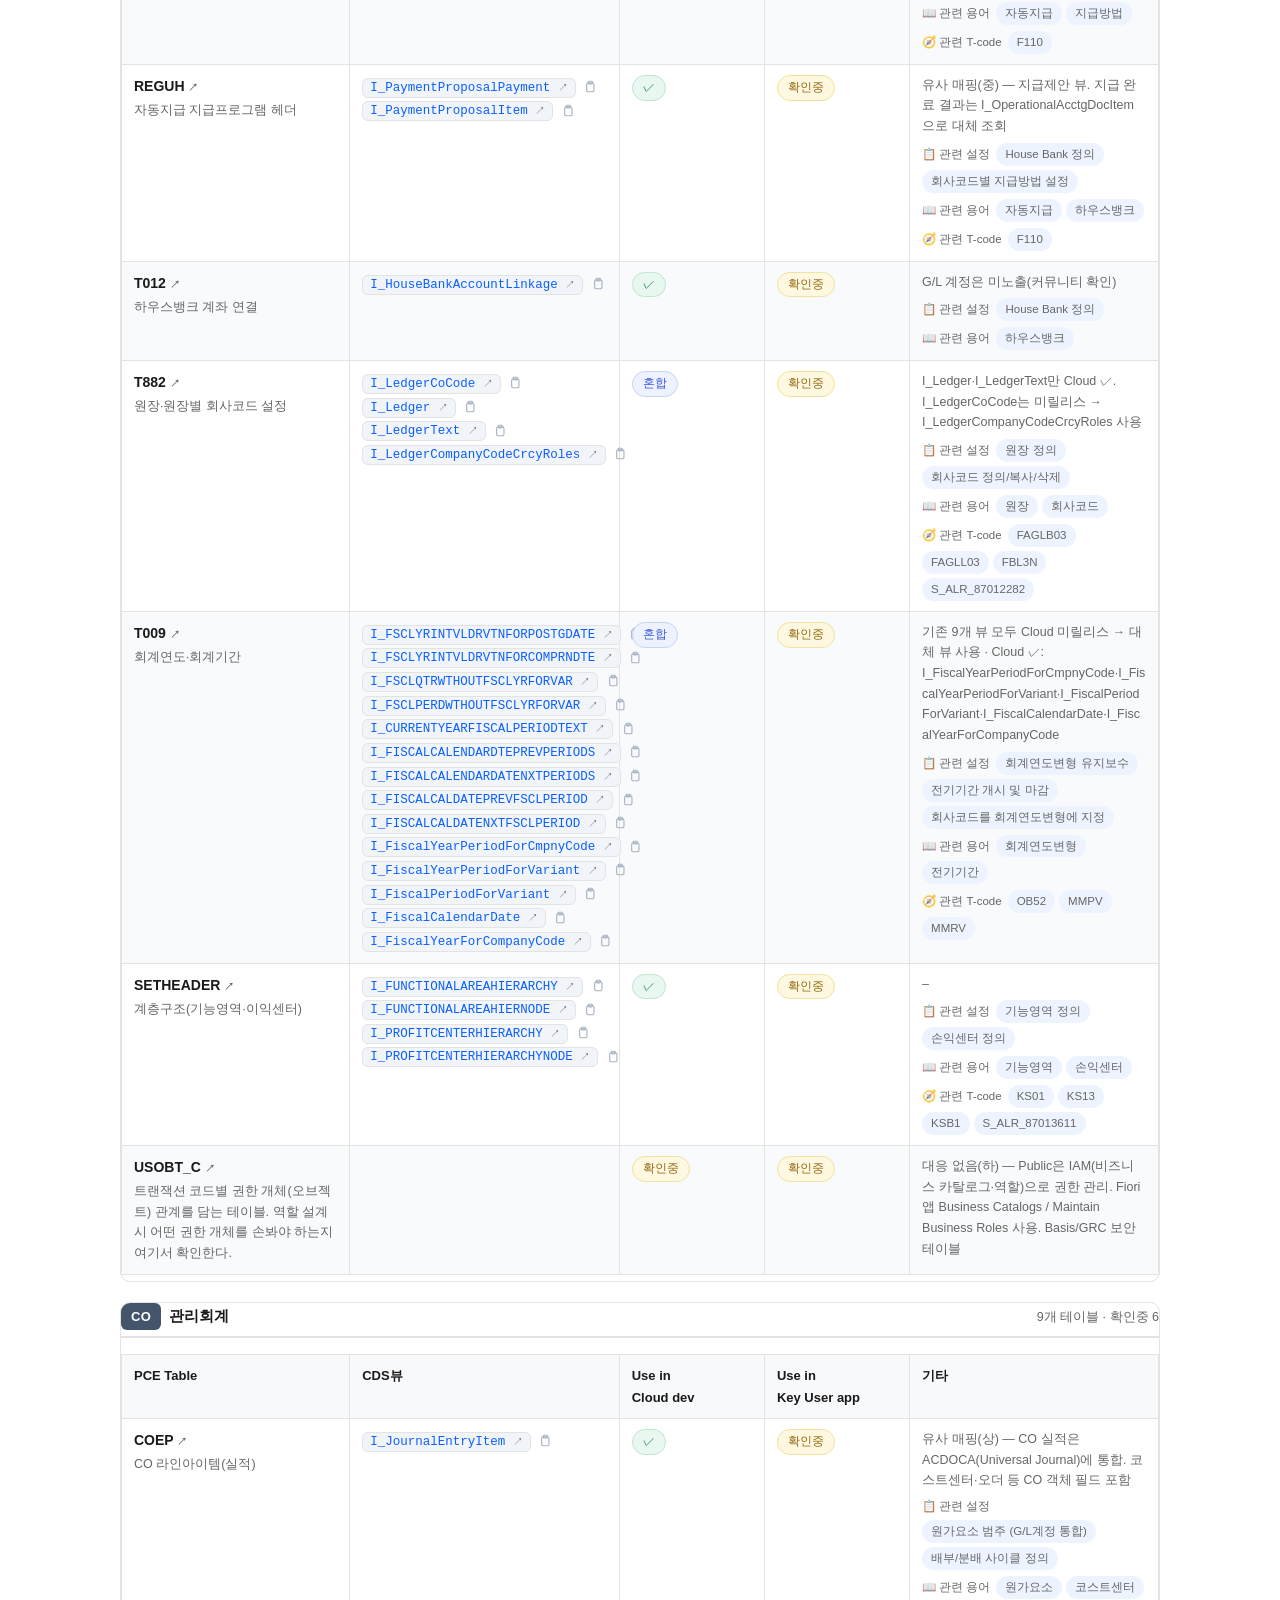
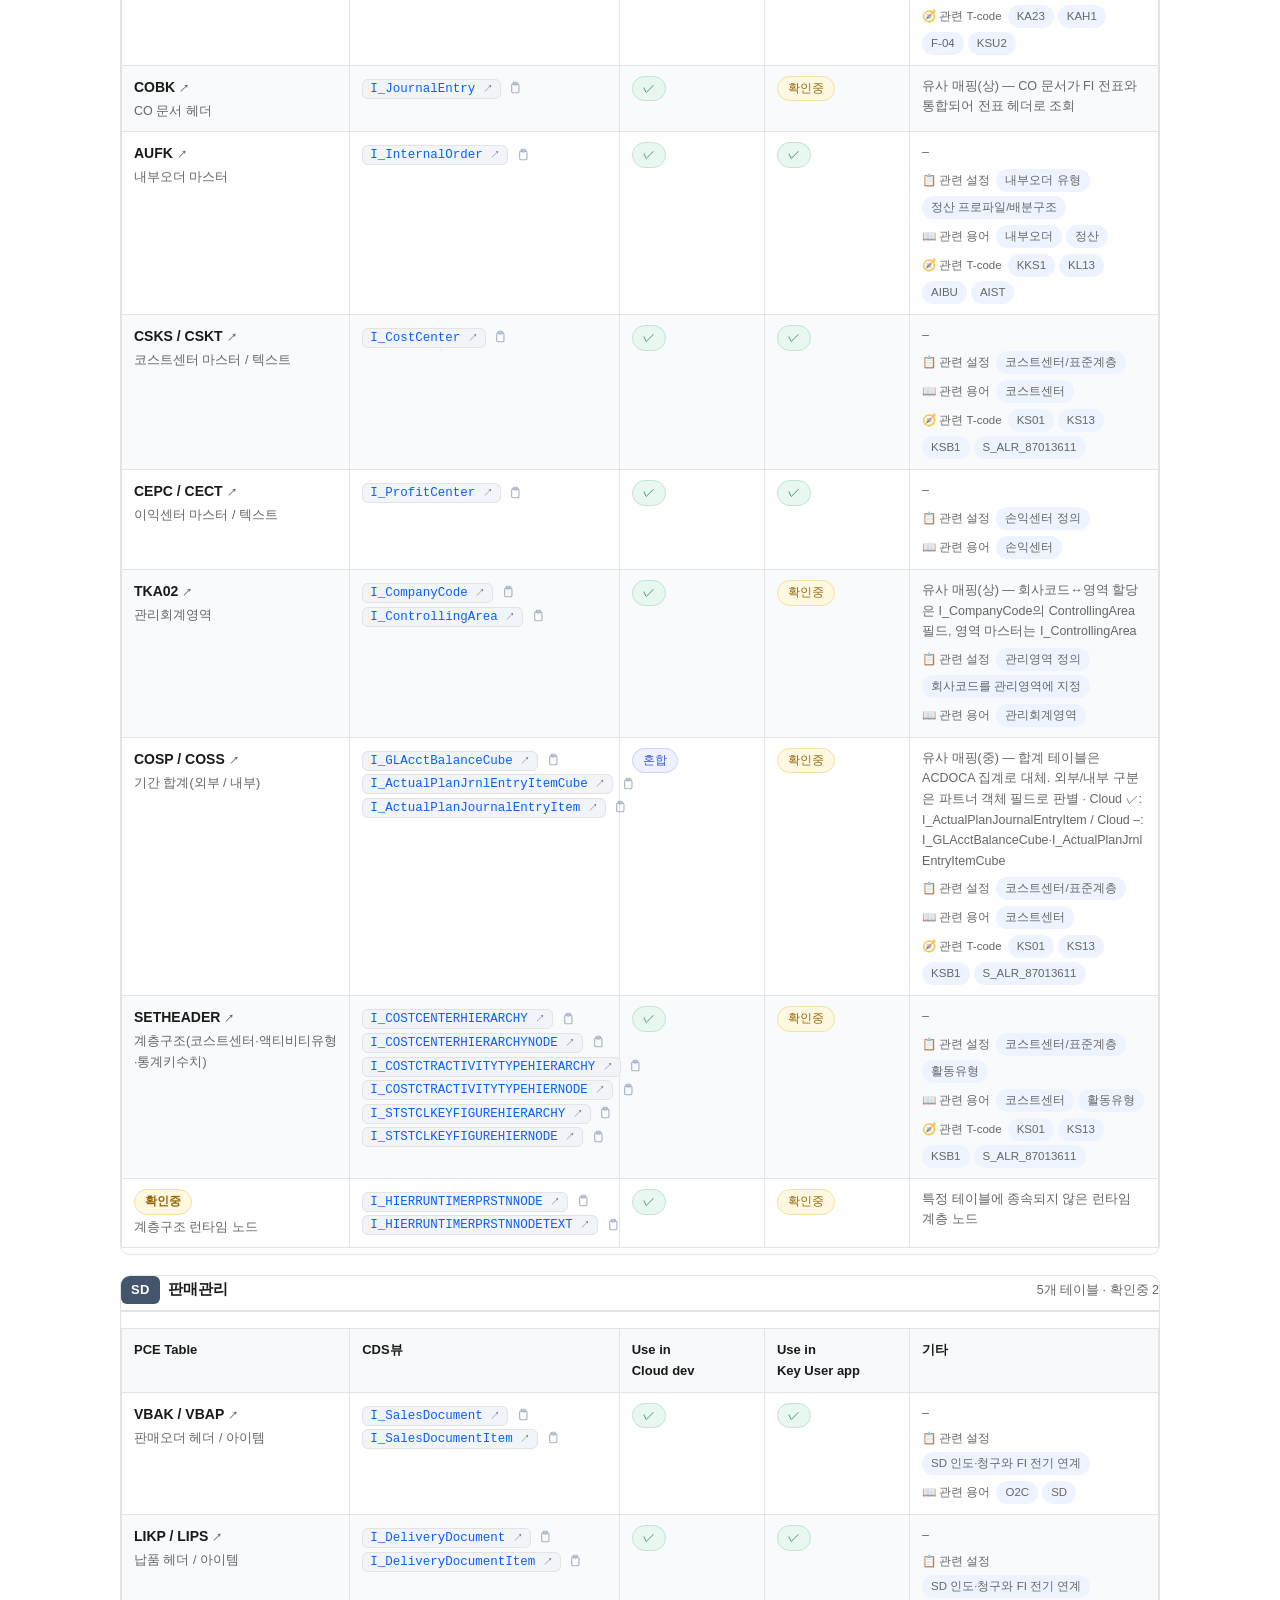
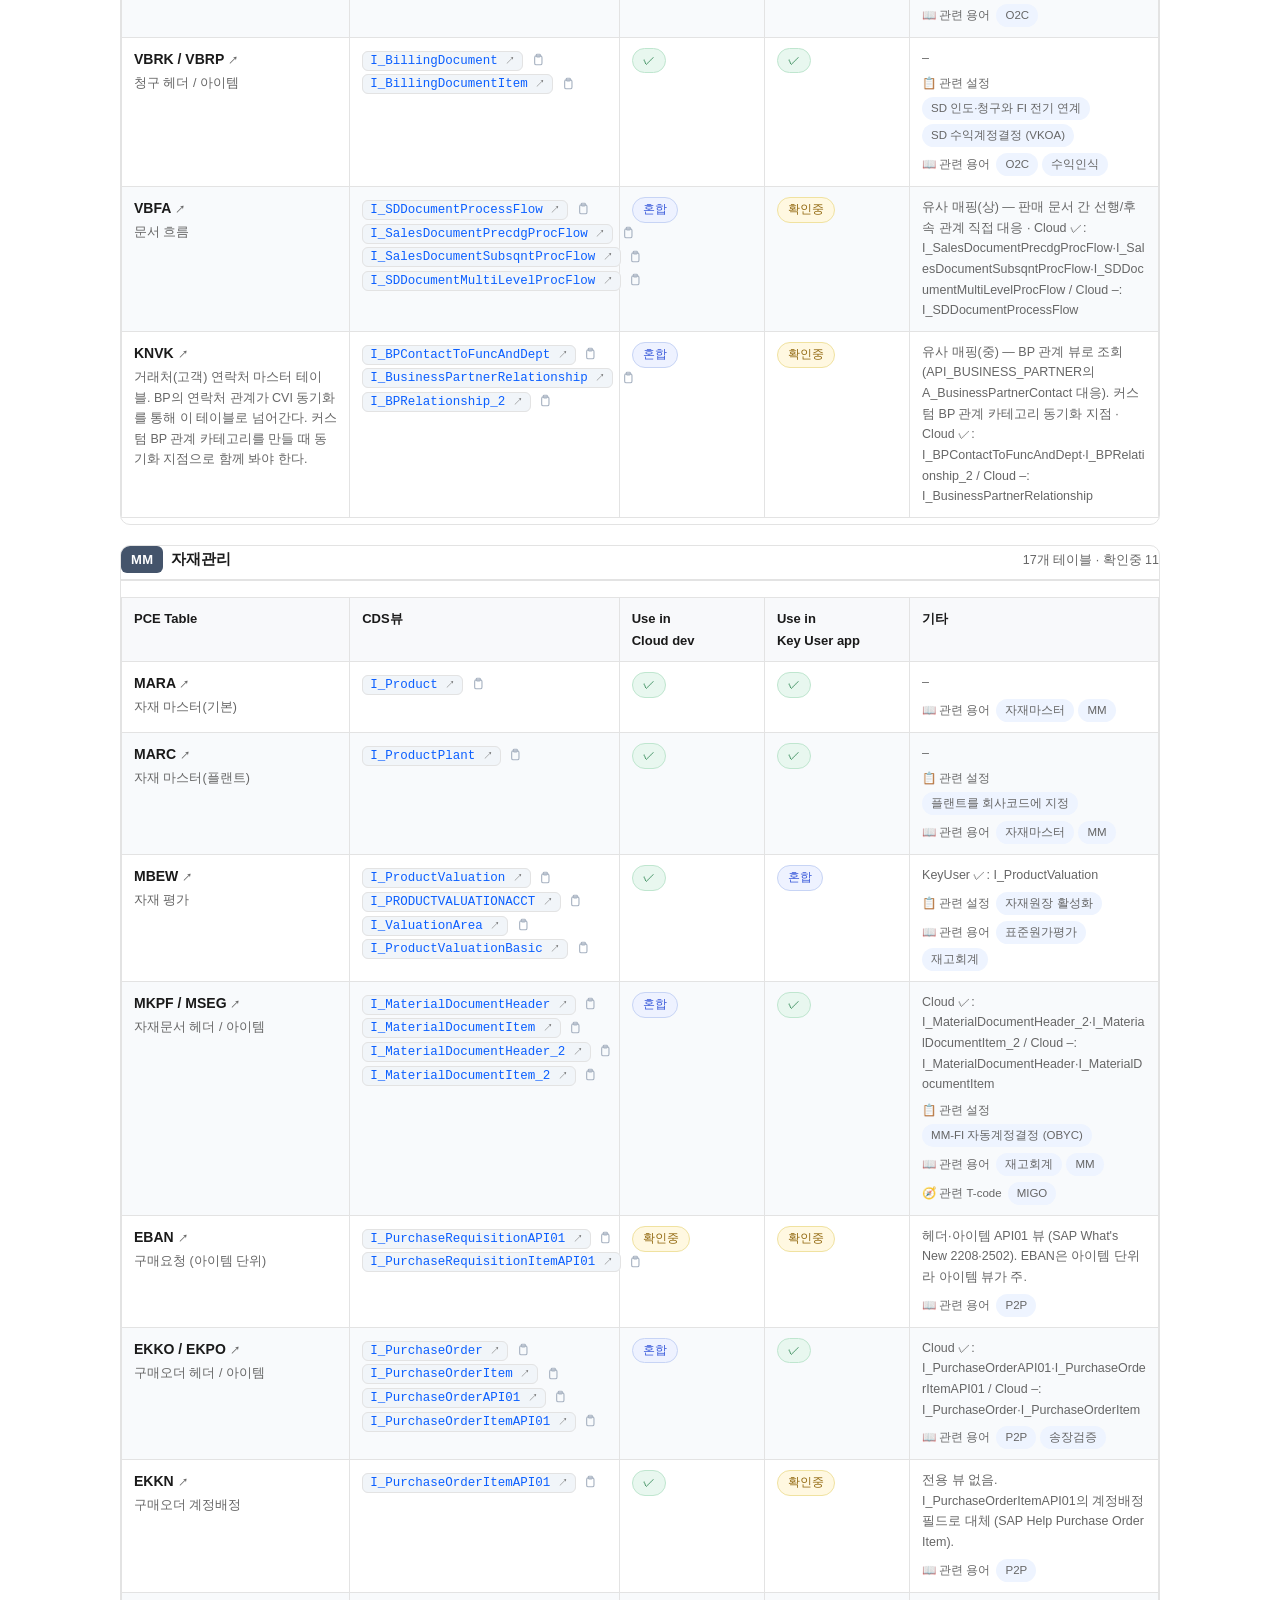
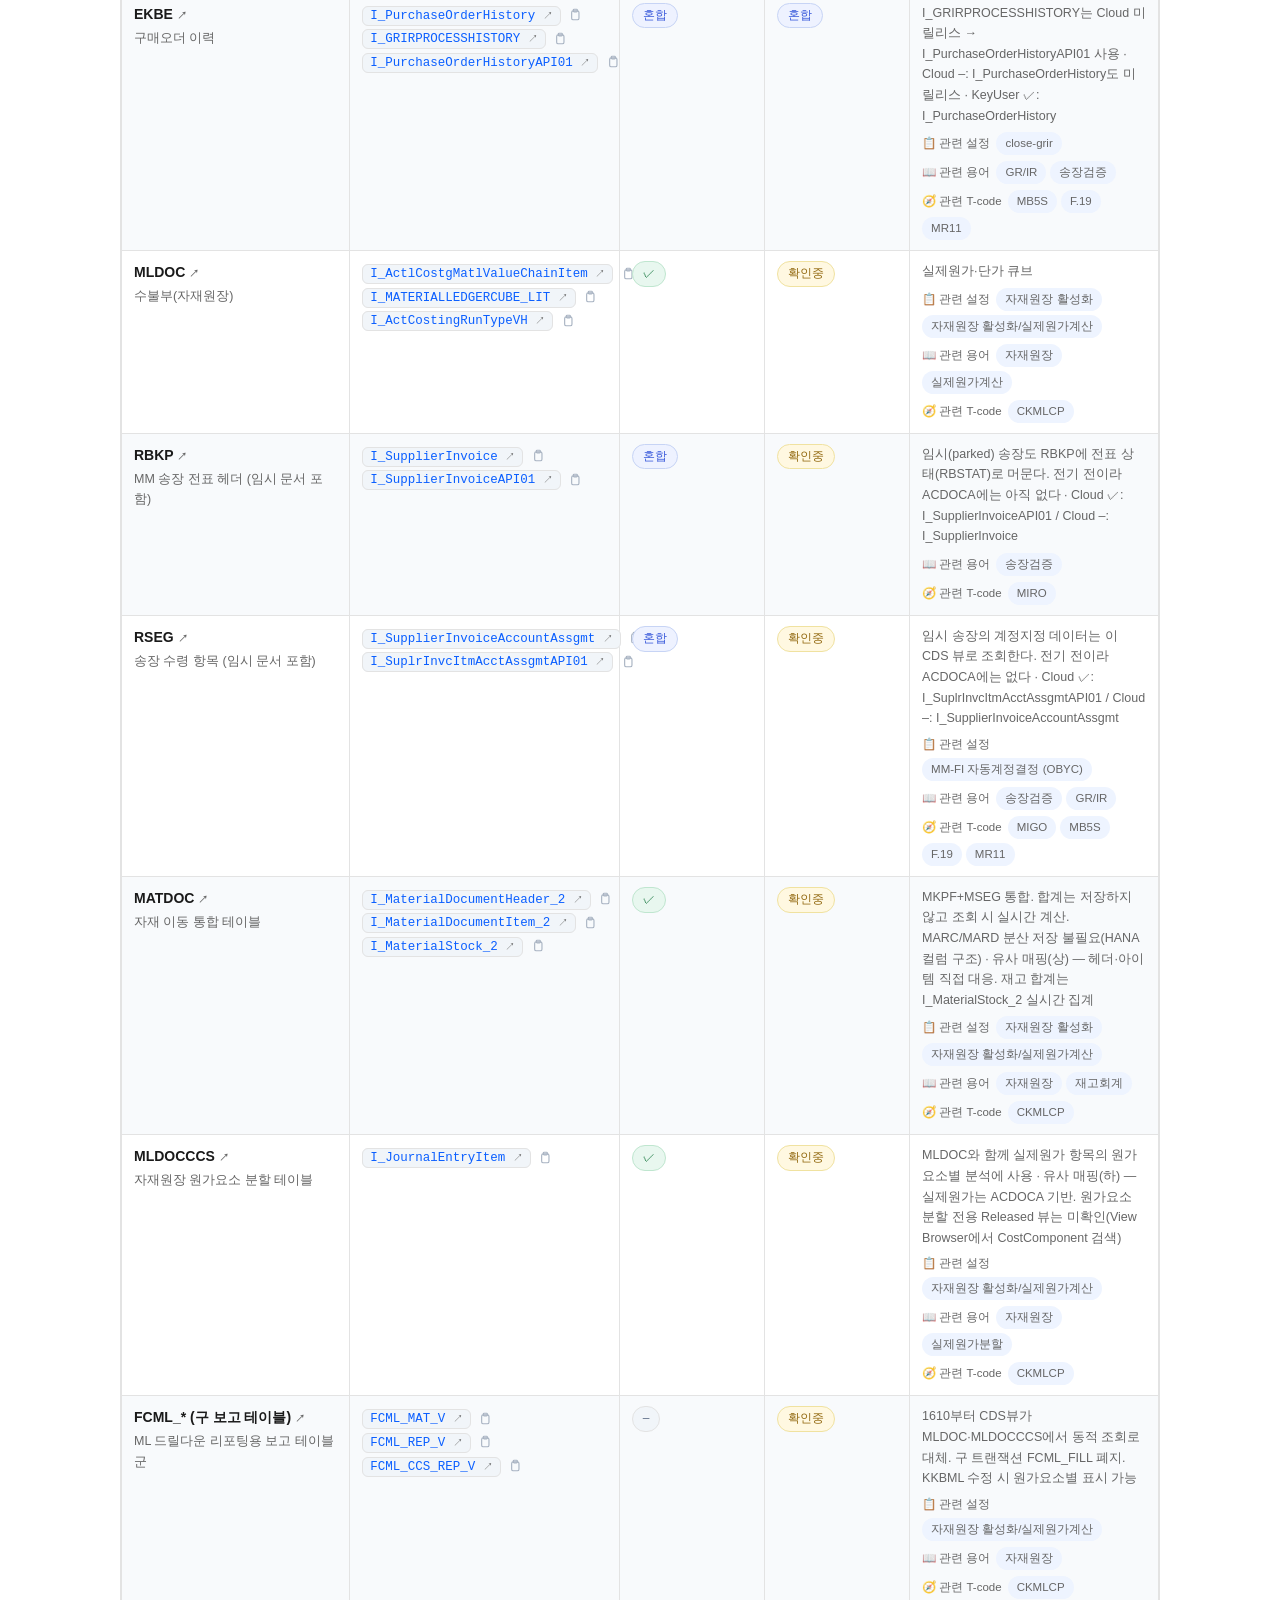
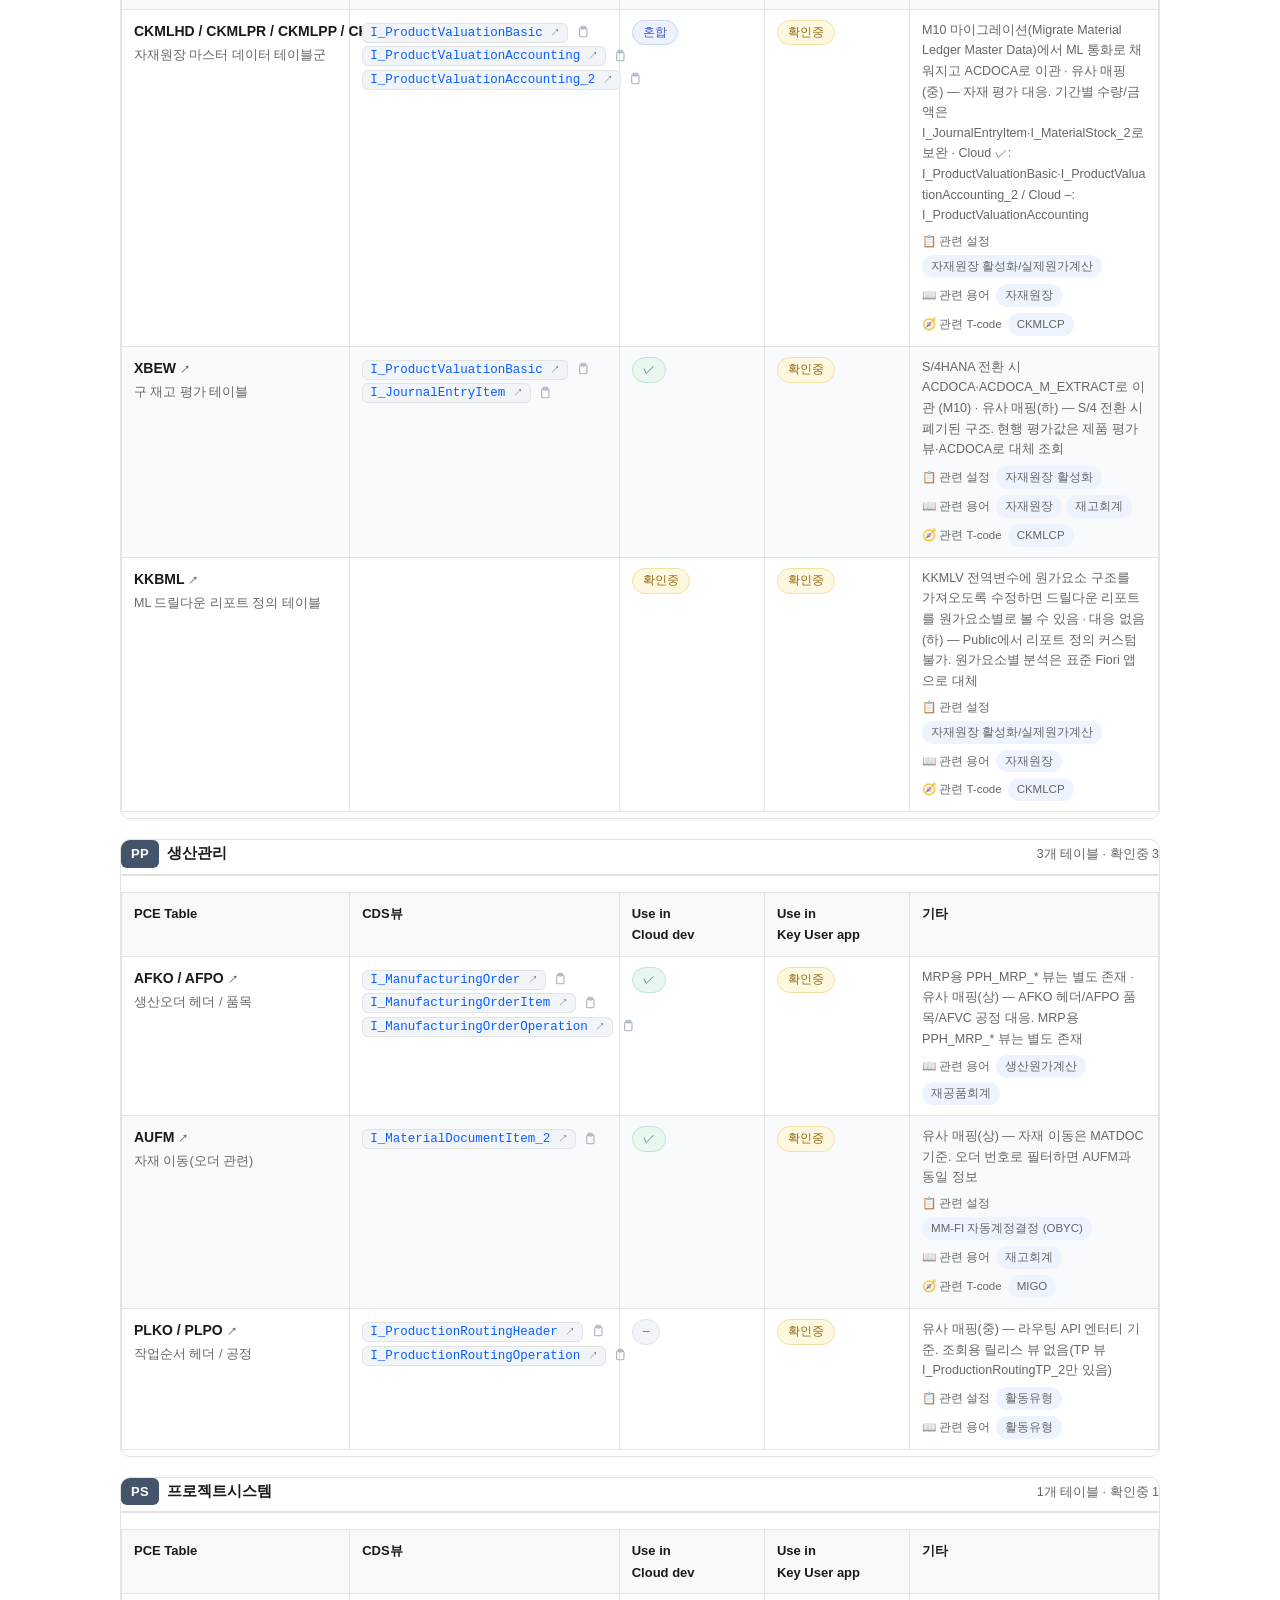
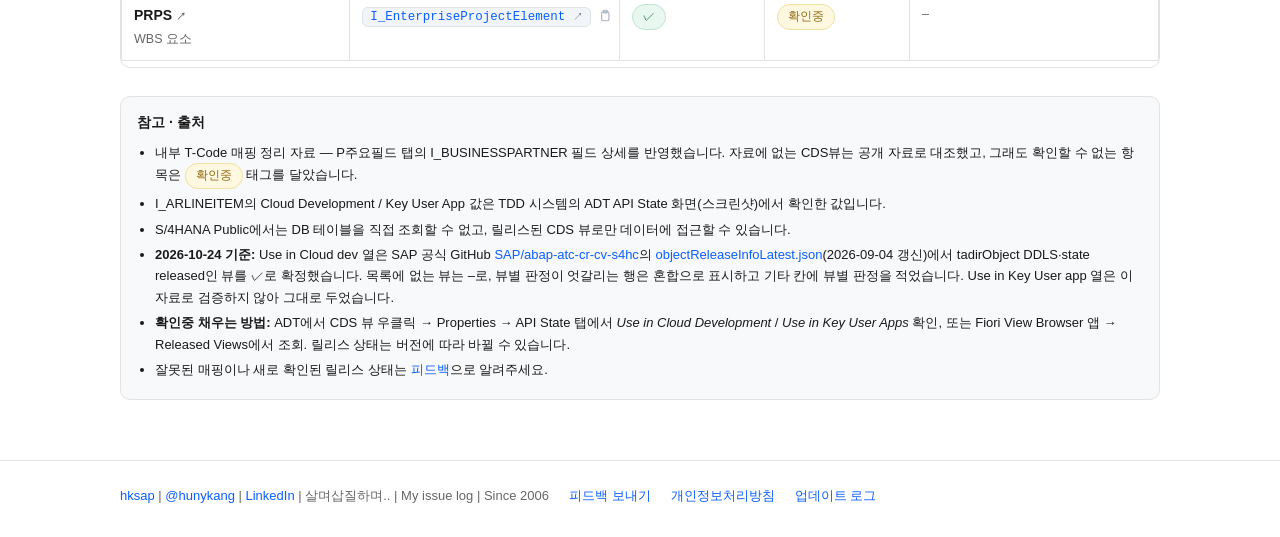
<file: table.html>
<!DOCTYPE html>
<html lang="ko">
<head>
<meta charset="UTF-8">
<meta name="viewport" content="width=device-width, initial-scale=1.0">
<title>Table(CDS View) | SAP Config 비교 가이드</title>
<meta name="description" content="FI·CO·SD·MM·PP 주요 테이블과 S/4HANA CDS 뷰 매핑. Cloud Development / Key User App 사용 가능 여부와 함께 정리한 테이블 레퍼런스.">
<!-- Google AdSense -->
<script async src="https://pagead2.googlesyndication.com/pagead/js/adsbygoogle.js?client=ca-pub-9919904969420259" crossorigin="anonymous"></script>
<link rel="stylesheet" href="style.css?v=20261020c">
<script src="table.js?v=20261025a"></script>
<style>
.tmod { border: 1px solid var(--line); border-radius: 10px; background: #fff; margin: 10px 0; overflow: hidden; }
.tmod { margin: 20px 0 8px; }
.tmod-title { font-size: 15px; margin: 0 0 4px; padding-bottom: 6px; border-bottom: 2px solid var(--line); display: flex; align-items: baseline; gap: 8px; scroll-margin-top: 80px; }
.tmod-name { flex-shrink: 0; font-size: 13px; font-weight: 800; color: #fff; background: #44546b; border-radius: 6px; padding: 3px 10px; letter-spacing: .3px; }
.tmod-sub { font-weight: 700; }
.tmod-meta { font-size: 12.5px; color: var(--muted); margin-left: auto; font-weight: 400; flex-shrink: 0; }
.tmod .table-wrap { overflow-x: auto; }
.tmod table.compare { margin: 12px 0 6px; }
.tmod table.compare tr.flash td { animation: rowflash 2s ease; }
a.cds-link { text-decoration: none; }
a.cds-link code.cds { transition: border-color .12s, color .12s; }
a.cds-link:hover code.cds { border-color: var(--accent); color: var(--accent); }
a.cds-link .ext { font-size: 10px; color: var(--muted); font-style: normal; }
a.tbl-link { text-decoration: none; color: inherit; }
a.tbl-link:hover { color: var(--accent); }
a.tbl-link .ext { font-size: 10px; color: var(--muted); font-style: normal; }
.cds-wrap { display: inline-flex; align-items: center; }
.copy-btn { display: inline-flex; align-items: center; justify-content: center; width: 22px; height: 22px; margin-left: 3px; padding: 0; border: 0; background: transparent; color: #a8b3c2; cursor: pointer; border-radius: 6px; vertical-align: middle; flex-shrink: 0; }
.copy-btn:hover { color: #475569; background: #eef2f7; }
.copy-btn svg { width: 13px; height: 13px; display: block; }
.copy-btn.ok { color: #1c7a43; }
code.cds { font-family: ui-monospace, SFMono-Regular, Menlo, Consolas, monospace; font-size: 12.5px; background: #f1f5f9; border: 1px solid var(--line); border-radius: 6px; padding: 2px 7px; white-space: nowrap; }
.tflag { display: inline-block; font-size: 12px; padding: 2px 10px; border-radius: 20px; border: 1px solid var(--line); white-space: nowrap; }
.tflag.yes { background: #e8f7ef; color: #1c7a43; border-color: #bfe6cf; }
.tflag.no { background: #f1f5f9; color: #64748b; }
.tflag.unk { background: #fff8e1; color: #92680f; border-color: #f0e2a0; }
.tflag.mix { background: #eef2ff; color: #3b5bdb; border-color: #c7d4f5; }
.t-legend { display: flex; flex-wrap: wrap; gap: 8px 16px; font-size: 12.5px; color: var(--muted); margin: 8px 0 2px; align-items: center; }
.t-src { margin-top: 28px; padding: 14px 16px; border: 1px solid var(--line); border-radius: 10px; background: var(--card); font-size: 13px; }
.t-src h4 { margin: 0 0 8px; font-size: 14px; }
.t-src li { margin: 4px 0; }
td.t-table { font-weight: 700; white-space: nowrap; }
td.t-table .t-desc { display: block; font-weight: 400; font-size: 12.5px; color: var(--muted); white-space: normal; margin-top: 2px; }
td.t-note { font-size: 12.5px; color: var(--muted); }
.t-links { display: flex; flex-wrap: wrap; gap: 4px; margin-top: 6px; align-items: center; }
.t-links .lbl { font-size: 11.5px; color: var(--muted); margin-right: 2px; }
.t-links a { font-size: 11.5px; padding: 2px 9px; border-radius: 20px; background: var(--accent-soft); text-decoration: none; color: inherit; white-space: nowrap; }
.t-links a:hover { background: #dbe4f0; }
</style>
</head>
<body>
<header class="site-header">
  <div class="wrap">
    <a class="brand" href="index.html">SAP FI Configuring Guide <span class="brand-sub">- ECC/PCE/PUBLIC</span></a>
    <nav class="nav">
      <a href="index.html">개요</a>
      <a href="compare.html">비교표(SPRO)</a>
      <a href="graph.html">지식그래프</a>
      <a href="glossary.html">용어집</a>
      <a href="usermenu.html">UserMenu(SE43)</a>
      <a href="table.html" class="active">Table(CDS View)</a>
      <a href="process.html">프로세스</a>
      <a href="integrations.html">외부 연계</a>
      <a href="autoposting.html">Auto-posting</a>
      <a href="sketch.html">현장 스케치</a>
      <a href="updates.html">업데이트</a>
      <a href="feedback.html">피드백</a>
    </nav>
  </div>
</header>

<main class="wrap">
  <h2 class="section">Table · CDS View 매핑</h2>
  <p class="lead">FI·CO·SD·MM·PP·PS 주요 테이블에 대응하는 S/4HANA CDS 뷰와, 개발(Key User App / Cloud Development)에서 가져다 쓸 수 있는지를 정리한 표입니다. 모듈별로 쭉 펼쳐져 있고, 주제 칩을 누르면 해당 모듈만 볼 수 있습니다. CDS 뷰 이름은 외부 검색으로 연결됩니다.</p>
  <div class="searchbar" style="margin:12px 0 10px">
    <input id="tq" type="search" placeholder="테이블·CDS뷰 검색 (예: BKPF, ACDOCA, I_GLAccountLineItem)" aria-label="테이블 CDS뷰 검색">
  </div>
  <div class="rel-chips" id="tmods" style="margin:0 0 6px"></div>
  <p id="t-count" class="meta"></p>
  <div class="t-legend">
    <span><span class="tflag yes">✓</span> 사용 가능(릴리스됨)</span>
    <span><span class="tflag no">–</span> 사용 불가</span>
    <span><span class="tflag unk">확인중</span> 아직 검증되지 않음</span>
    <span><span class="tflag mix">혼합</span> 뷰마다 다름(기타 칸 참고)</span>
  </div>
  <div id="t-list"></div>

  <div class="t-src">
    <h4>참고 · 출처</h4>
    <ul style="margin:0;padding-left:18px">
      <li>내부 T-Code 매핑 정리 자료 — P주요필드 탭의 I_BUSINESSPARTNER 필드 상세를 반영했습니다. 자료에 없는 CDS뷰는 공개 자료로 대조했고, 그래도 확인할 수 없는 항목은 <span class="tflag unk">확인중</span> 태그를 달았습니다.</li>
      <li>I_ARLINEITEM의 Cloud Development / Key User App 값은 TDD 시스템의 ADT API State 화면(스크린샷)에서 확인한 값입니다.</li>
      <li>S/4HANA Public에서는 DB 테이블을 직접 조회할 수 없고, 릴리스된 CDS 뷰로만 데이터에 접근할 수 있습니다.</li>
      <li><b>2026-10-24 기준:</b> Use in Cloud dev 열은 SAP 공식 GitHub <a href="https://github.com/SAP/abap-atc-cr-cv-s4hc" target="_blank" rel="noopener">SAP/abap-atc-cr-cv-s4hc</a>의 <a href="https://raw.githubusercontent.com/SAP/abap-atc-cr-cv-s4hc/main/src/objectReleaseInfoLatest.json" target="_blank" rel="noopener">objectReleaseInfoLatest.json</a>(2026-09-04 갱신)에서 tadirObject DDLS·state released인 뷰를 ✓로 확정했습니다. 목록에 없는 뷰는 –로, 뷰별 판정이 엇갈리는 행은 혼합으로 표시하고 기타 칸에 뷰별 판정을 적었습니다. Use in Key User app 열은 이 자료로 검증하지 않아 그대로 두었습니다.</li>
      <li><b>확인중 채우는 방법:</b> ADT에서 CDS 뷰 우클릭 → Properties → API State 탭에서 <i>Use in Cloud Development</i> / <i>Use in Key User Apps</i> 확인, 또는 Fiori View Browser 앱 → Released Views에서 조회. 릴리스 상태는 버전에 따라 바뀔 수 있습니다.</li>
      <li>잘못된 매핑이나 새로 확인된 릴리스 상태는 <a href="feedback.html">피드백</a>으로 알려주세요.</li>
    </ul>
  </div>
</main>

<footer class="site-footer">
  <div class="wrap">
    <span><a href="https://hksap.tistory.com" target="_blank" rel="noopener">hksap</a> | <a href="https://x.com/hunykang" target="_blank" rel="noopener">@hunykang</a> | <a href="https://www.linkedin.com/in/heonkyu-kang-2a615031/" target="_blank" rel="noopener">LinkedIn</a> | 살며삽질하며.. | My issue log | Since 2006</span>
    <a href="feedback.html">피드백 보내기</a>
    <a href="privacy.html">개인정보처리방침</a>
    <a href="updates.html">업데이트 로그</a>
    <span id="visit-counter" style="display:none;margin-left:auto"></span>
  </div>
</footer>
<script src="counter.js?v=202610061759"></script>
<script src="data.js?v=20261111a"></script>
<script src="glossary.js?v=20261126a"></script>
<script>
(function () {
  function esc(x) { return String(x == null ? '' : x).replace(/&/g, '&amp;').replace(/</g, '&lt;').replace(/>/g, '&gt;').replace(/"/g, '&quot;'); }
  const listEl = document.getElementById('t-list');
  const q = document.getElementById('tq');
  const modsEl = document.getElementById('tmods');
  const countEl = document.getElementById('t-count');
  let activeMod = '';

  function flag(v) {
    if (v === 'yes') return '<span class="tflag yes">✓</span>';
    if (v === 'no') return '<span class="tflag no">–</span>';
    if (v === 'mix') return '<span class="tflag mix">혼합</span>';
    return '<span class="tflag unk">확인중</span>';
  }
  const COPY_SVG = '<svg viewBox="0 0 16 16" fill="none" stroke="currentColor" stroke-width="1.4"><rect x="4.5" y="3.5" width="9" height="11" rx="2"/><rect x="6.5" y="1.5" width="5" height="3.2" rx="1"/></svg>';
  const CHECK_SVG = '<svg viewBox="0 0 16 16" fill="none" stroke="currentColor" stroke-width="1.8"><path d="M3 8.5l3.5 3.5L13 4.5"/></svg>';
  function cdsCell(r) {
    if (!r.cds) return '<span class="tflag unk">확인중</span>';
    return r.cds.map(c => '<span class="cds-wrap"><a class="cds-link" href="https://www.google.com/search?q=' + encodeURIComponent(c + ' SAP CDS view') + '" target="_blank" rel="noopener" title="외부 검색으로 열기"><code class="cds">' + esc(c) + ' <i class="ext">↗</i></code></a>' +
      '<button type="button" class="copy-btn" data-copy="' + esc(c) + '" title="CDS뷰 이름 복사" aria-label="' + esc(c) + ' 이름 복사">' + COPY_SVG + '</button></span>').join('<br>');
  }
  function flashCopy(btn) {
    btn.classList.add('ok');
    const old = btn.innerHTML;
    btn.innerHTML = CHECK_SVG;
    btn.title = '복사됨';
    setTimeout(() => { btn.classList.remove('ok'); btn.innerHTML = old; btn.title = 'CDS뷰 이름 복사'; }, 1200);
  }
  function copyName(text, btn) {
    const done = () => flashCopy(btn);
    const legacy = () => {
      const ta = document.createElement('textarea');
      ta.value = text;
      ta.style.cssText = 'position:fixed;opacity:0';
      document.body.appendChild(ta);
      ta.select();
      try { document.execCommand('copy'); done(); } catch (e) { /* 복사 실패 시 조용히 무시 */ }
      document.body.removeChild(ta);
    };
    if (navigator.clipboard && navigator.clipboard.writeText) navigator.clipboard.writeText(text).then(done).catch(legacy);
    else legacy();
  }
  const cfgName = id => { const e = (typeof GUIDE_DATA !== 'undefined') ? GUIDE_DATA.find(x => x.id === id) : null; return e ? (e.item || id) : id; };
  const termName = id => { const t = (typeof GLOSSARY !== 'undefined') ? GLOSSARY.find(x => x.id === id) : null; return t ? t.kr : id; };
  function linkChips(r) {
    let h = '';
    if (r.items && r.items.length) h += '<div class="t-links"><span class="lbl">📋 관련 설정</span>' +
      r.items.map(id => '<a href="compare.html#row-' + esc(id) + '">' + esc(cfgName(id)) + '</a>').join('') + '</div>';
    if (r.terms && r.terms.length) h += '<div class="t-links"><span class="lbl">📖 관련 용어</span>' +
      r.terms.map(id => '<a href="glossary.html#term-' + id + '">' + esc(termName(id)) + '</a>').join('') + '</div>';
    if (r.menus && r.menus.length) h += '<div class="t-links"><span class="lbl">🧭 관련 T-code</span>' +
      r.menus.map(c => '<a href="usermenu.html#u-' + c.replace(/[^A-Za-z0-9_-]/g, '-') + '">' + esc(c) + '</a>').join('') + '</div>';
    return h;
  }
  function rowHtml(r, idx) {
    const tkey = r.table ? r.table.split(' ')[0].replace(/\//g, '-') : 'row-' + idx;
    const id = 't-' + tkey;
    const tableCell = r.table
      ? '<a class="tbl-link" href="https://www.google.com/search?q=' + encodeURIComponent(r.table + ' SAP table') + '" target="_blank" rel="noopener" title="구글 검색으로 열기">' + esc(r.table) + ' <i class="ext">↗</i></a>'
      : '<span class="tflag unk">확인중</span>';
    return '<tr id="' + esc(id) + '">' +
      '<td class="t-table" data-th="PCE Table">' + tableCell + '<span class="t-desc">' + esc(r.desc) + '</span></td>' +
      '<td data-th="CDS뷰">' + cdsCell(r) + '</td>' +
      '<td data-th="Use in Cloud dev">' + flag(r.cloud) + '</td>' +
      '<td data-th="Use in Key User app">' + flag(r.keyuser) + '</td>' +
      '<td class="t-note" data-th="기타">' + esc(r.note || '–') + linkChips(r) + '</td></tr>';
  }
  function rowText(r) {
    return ((r.table || '') + ' ' + r.desc + ' ' + (r.cds || []).join(' ') + ' ' + (r.note || '')).toLowerCase();
  }
  function modHtml(m, rows) {
    const unk = rows.filter(r => !r.cds || r.cloud === 'unknown' || r.keyuser === 'unknown').length;
    return '<section class="tmod" id="mod-' + esc(m.id) + '">' +
      '<h3 class="tmod-title"><span class="tmod-name">' + esc(m.name) + '</span>' +
      '<span class="tmod-sub">' + esc(m.sub) + '</span>' +
      '<span class="tmod-meta">' + rows.length + '개 테이블' + (unk ? ' · 확인중 ' + unk : '') + '</span></h3>' +
      '<div class="table-wrap"><table class="compare">' +
      '<colgroup><col style="width:22%"><col style="width:26%"><col style="width:14%"><col style="width:14%"><col style="width:24%"></colgroup>' +
      '<thead><tr><th>PCE Table</th><th>CDS뷰</th><th>Use in<br>Cloud dev</th><th>Use in<br>Key User app</th><th>기타</th></tr></thead>' +
      '<tbody>' + rows.map((r, i) => rowHtml(r, m.id + '-' + i)).join('') + '</tbody></table></div></section>';
  }
  function render() {
    const kw = q.value.trim().toLowerCase();
    let shown = 0;
    let html = '';
    TABLE_MODULES.forEach(m => {
      if (activeMod && m.id !== activeMod) return;
      const rows = TABLE_ROWS.filter(r => r.mod === m.id && (!kw || rowText(r).includes(kw)));
      if (!rows.length) return;
      shown += rows.length;
      html += modHtml(m, rows);
    });
    listEl.innerHTML = html || '<p>검색 결과가 없습니다.</p>';
    countEl.innerHTML = '<strong>' + shown + '</strong>개 테이블';
  }

  modsEl.innerHTML = '<button data-mod="" class="on">전체 ' + TABLE_ROWS.length + '</button>' +
    TABLE_MODULES.map(m => {
      const n = TABLE_ROWS.filter(r => r.mod === m.id).length;
      return '<button data-mod="' + esc(m.id) + '">' + esc(m.name) + ' ' + n + '</button>';
    }).join('');

  modsEl.addEventListener('click', ev => {
    const b = ev.target.closest('button');
    if (!b) return;
    activeMod = b.dataset.mod;
    modsEl.querySelectorAll('button').forEach(x => x.classList.toggle('on', x === b));
    render();
  });
  q.addEventListener('input', render);
  listEl.addEventListener('click', ev => {
    const b = ev.target.closest('.copy-btn');
    if (b) { ev.preventDefault(); copyName(b.dataset.copy, b); }
  });

  render();
  // 딥링킹: #t-테이블 로 바로 이동
  const initial = location.hash.replace('#', '');
  if (initial) {
    const el = document.getElementById(CSS.escape(initial));
    if (el && el.tagName === 'TR') {
      el.classList.add('flash');
      setTimeout(() => el.scrollIntoView({ block: 'center', behavior: 'smooth' }), 100);
    }
  }
})();
</script>
</body>
</html>
</file>
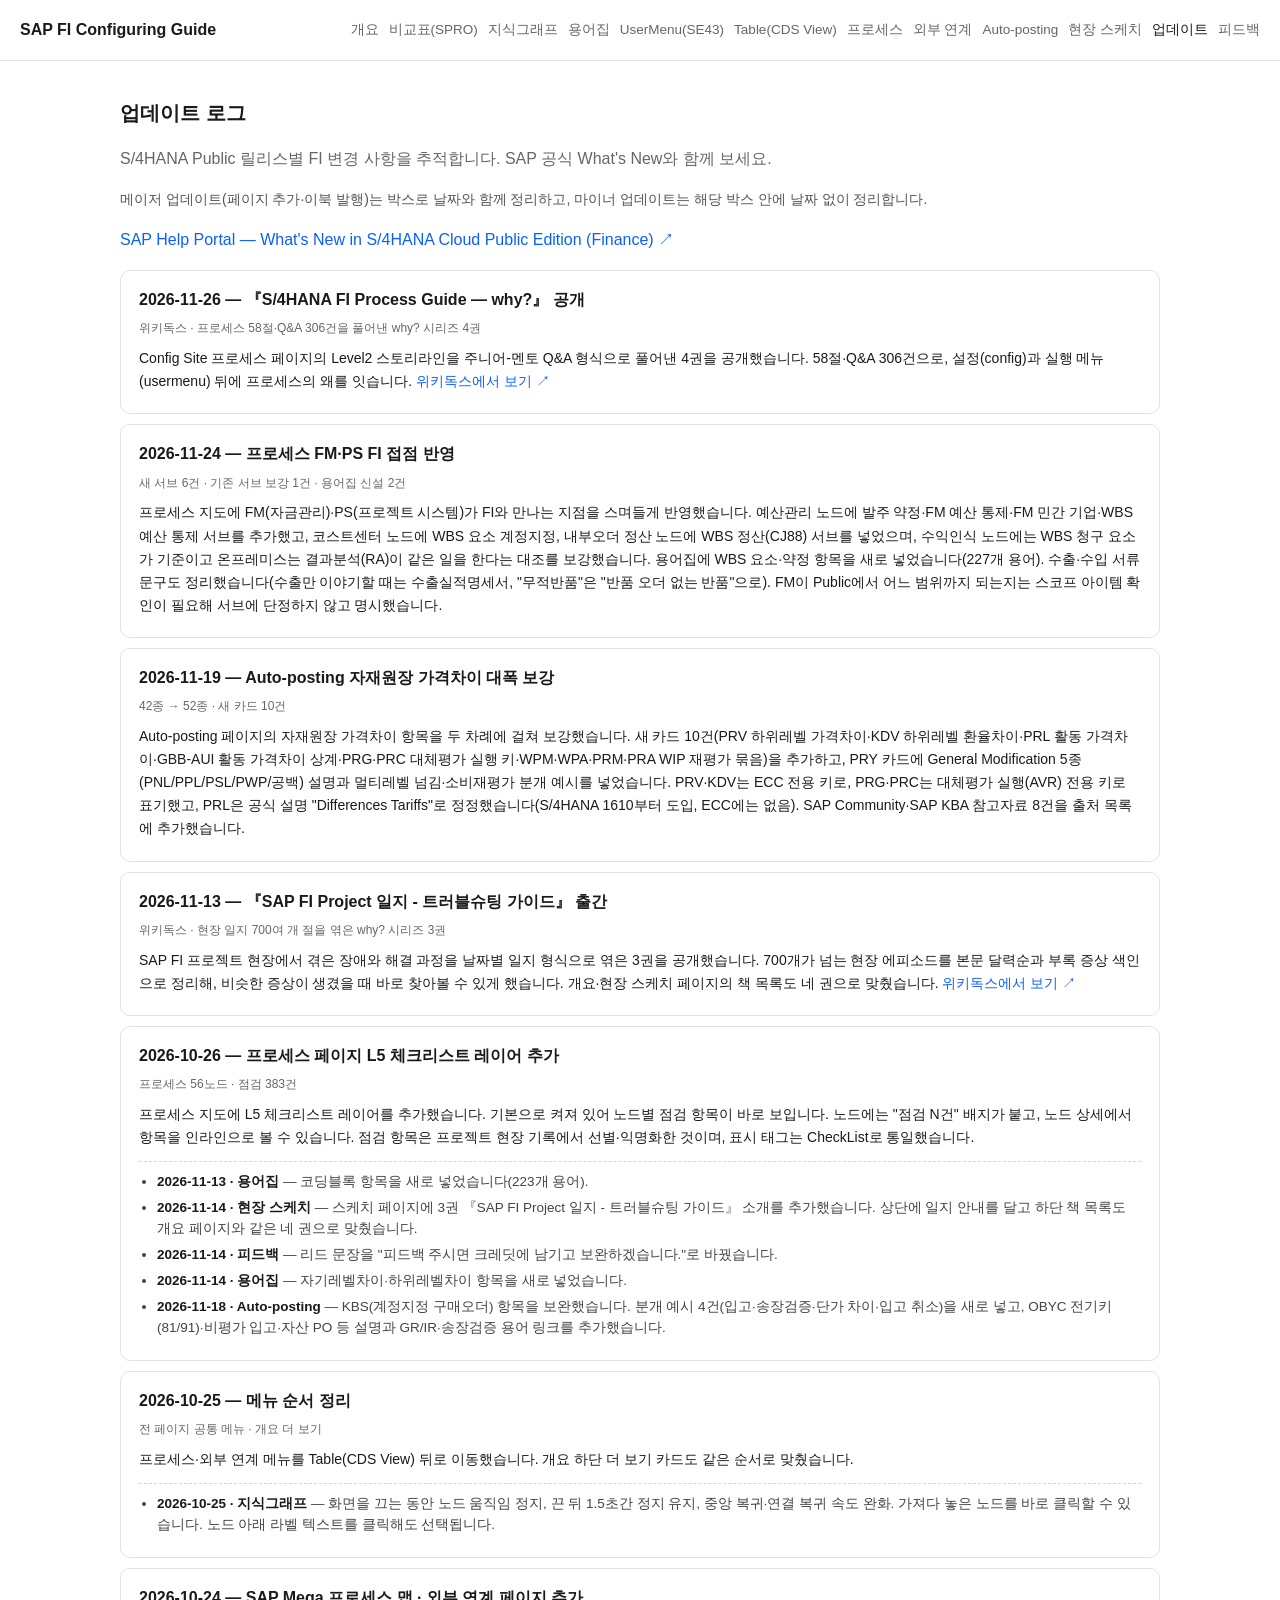
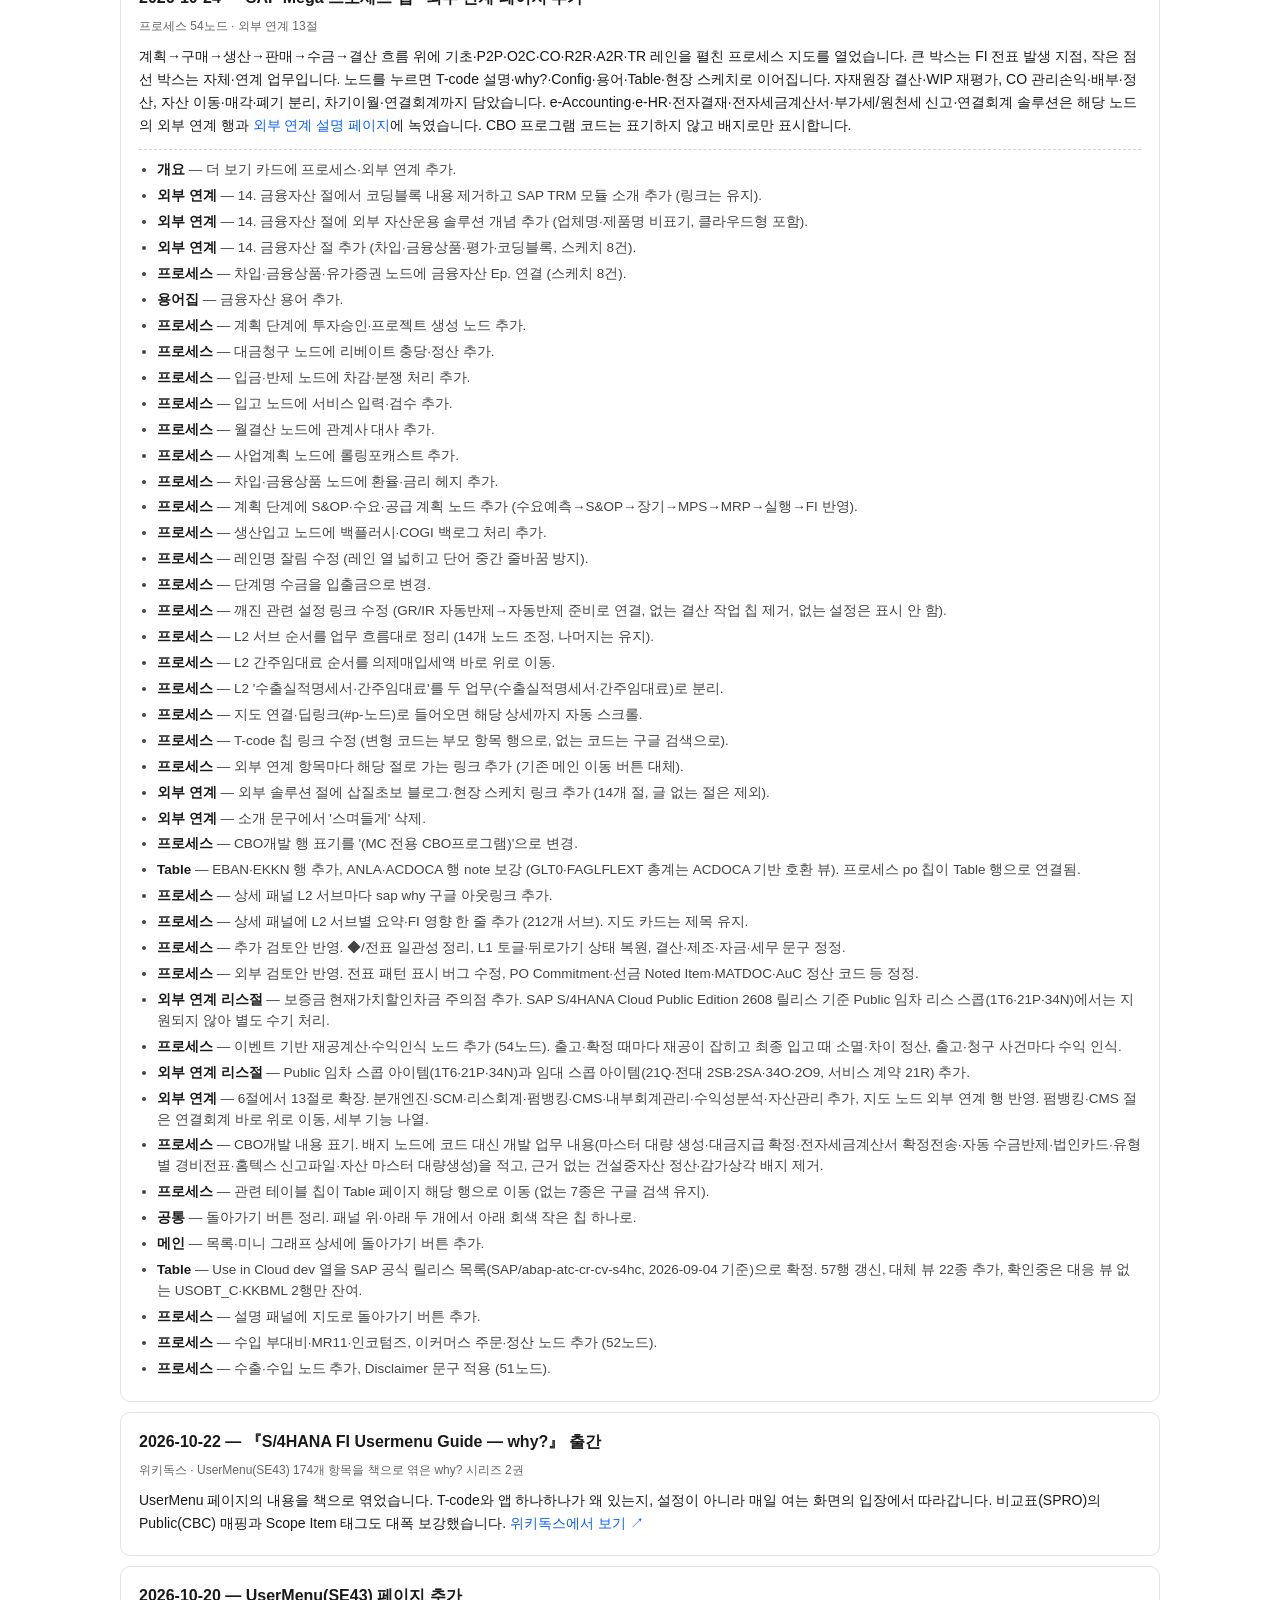
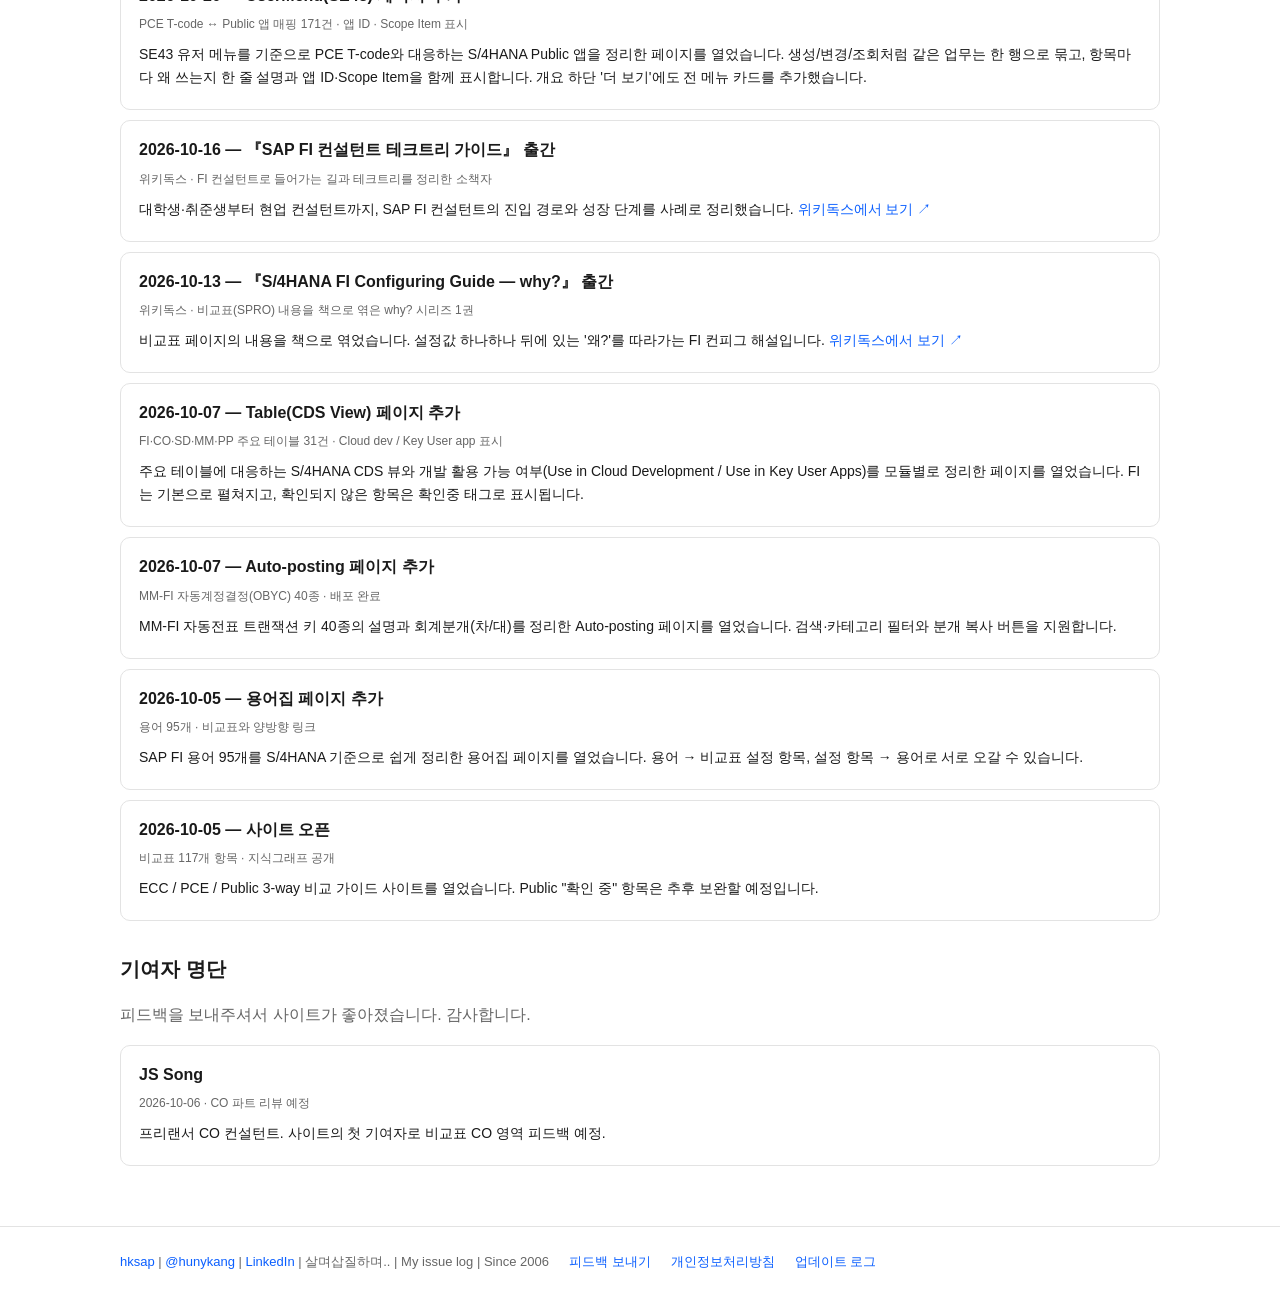
<file: updates.html>
<!DOCTYPE html>
<html lang="ko">
<head>
<meta charset="UTF-8">
<meta name="viewport" content="width=device-width, initial-scale=1.0">
<title>업데이트 로그 | SAP Config 비교 가이드</title>
<meta name="description" content="S/4HANA Public 릴리스별 FI 변경 추적 로그.">
<!-- Google AdSense -->
<script async src="https://pagead2.googlesyndication.com/pagead/js/adsbygoogle.js?client=ca-pub-9919904969420259" crossorigin="anonymous"></script>
<link rel="stylesheet" href="style.css?v=20261020c">
<style>
.minor{margin-top:12px;border-top:1px dashed #d5d5d5;padding-top:10px}
.minor ul{margin:0 0 0 18px;padding:0}
.minor li{font-size:13.5px;color:#444;margin-bottom:5px;line-height:1.55}
.minor li b{color:#1a1a1a}
</style>
</head>
<body>
<header class="site-header">
  <div class="wrap">
    <a class="brand" href="index.html">SAP FI Configuring Guide <span class="brand-sub">- ECC/PCE/PUBLIC</span></a>
    <nav class="nav">
      <a href="index.html">개요</a>
      <a href="compare.html">비교표(SPRO)</a>
      <a href="graph.html">지식그래프</a>
      <a href="glossary.html">용어집</a>
      <a href="usermenu.html">UserMenu(SE43)</a>
      <a href="table.html">Table(CDS View)</a>
      <a href="process.html">프로세스</a>
      <a href="integrations.html">외부 연계</a>
      <a href="autoposting.html">Auto-posting</a>
      <a href="sketch.html">현장 스케치</a>
      <a href="updates.html" class="active">업데이트</a>
      <a href="feedback.html">피드백</a>
    </nav>
  </div>
</header>

<main class="wrap">
  <h2 class="section">업데이트 로그</h2>
  <p class="lead">S/4HANA Public 릴리스별 FI 변경 사항을 추적합니다. SAP 공식 What's New와 함께 보세요.</p>
  <p style="font-size:14px;color:#555">메이저 업데이트(페이지 추가·이북 발행)는 박스로 날짜와 함께 정리하고, 마이너 업데이트는 해당 박스 안에 날짜 없이 정리합니다.</p>
  <p><a href="http://help.sap.com/doc/ce01d82756b947a1a043a5d5a3204226/latest/" target="_blank" rel="noopener">SAP Help Portal — What's New in S/4HANA Cloud Public Edition (Finance) ↗</a></p>

  <div class="result">
    <h3>2026-11-26 — 『S/4HANA FI Process Guide — why?』 공개</h3>
    <div class="meta">위키독스 · 프로세스 58절·Q&A 306건을 풀어낸 why? 시리즈 4권</div>
    <p>Config Site 프로세스 페이지의 Level2 스토리라인을 주니어-멘토 Q&amp;A 형식으로 풀어낸 4권을 공개했습니다. 58절·Q&amp;A 306건으로, 설정(config)과 실행 메뉴(usermenu) 뒤에 프로세스의 왜를 잇습니다. <a href="https://wikidocs.net/book/22335" target="_blank" rel="noopener">위키독스에서 보기 ↗</a></p>
  </div>

  <div class="result">
    <h3>2026-11-24 — 프로세스 FM·PS FI 접점 반영</h3>
    <div class="meta">새 서브 6건 · 기존 서브 보강 1건 · 용어집 신설 2건</div>
    <p>프로세스 지도에 FM(자금관리)·PS(프로젝트 시스템)가 FI와 만나는 지점을 스며들게 반영했습니다. 예산관리 노드에 발주 약정·FM 예산 통제·FM 민간 기업·WBS 예산 통제 서브를 추가했고, 코스트센터 노드에 WBS 요소 계정지정, 내부오더 정산 노드에 WBS 정산(CJ88) 서브를 넣었으며, 수익인식 노드에는 WBS 청구 요소가 기준이고 온프레미스는 결과분석(RA)이 같은 일을 한다는 대조를 보강했습니다. 용어집에 WBS 요소·약정 항목을 새로 넣었습니다(227개 용어). 수출·수입 서류 문구도 정리했습니다(수출만 이야기할 때는 수출실적명세서, "무적반품"은 "반품 오더 없는 반품"으로). FM이 Public에서 어느 범위까지 되는지는 스코프 아이템 확인이 필요해 서브에 단정하지 않고 명시했습니다.</p>
  </div>

  <div class="result">
    <h3>2026-11-19 — Auto-posting 자재원장 가격차이 대폭 보강</h3>
    <div class="meta">42종 → 52종 · 새 카드 10건</div>
    <p>Auto-posting 페이지의 자재원장 가격차이 항목을 두 차례에 걸쳐 보강했습니다. 새 카드 10건(PRV 하위레벨 가격차이·KDV 하위레벨 환율차이·PRL 활동 가격차이·GBB-AUI 활동 가격차이 상계·PRG·PRC 대체평가 실행 키·WPM·WPA·PRM·PRA WIP 재평가 묶음)을 추가하고, PRY 카드에 General Modification 5종(PNL/PPL/PSL/PWP/공백) 설명과 멀티레벨 넘김·소비재평가 분개 예시를 넣었습니다. PRV·KDV는 ECC 전용 키로, PRG·PRC는 대체평가 실행(AVR) 전용 키로 표기했고, PRL은 공식 설명 "Differences Tariffs"로 정정했습니다(S/4HANA 1610부터 도입, ECC에는 없음). SAP Community·SAP KBA 참고자료 8건을 출처 목록에 추가했습니다.</p>
  </div>

  <div class="result">
    <h3>2026-11-13 — 『SAP FI Project 일지 - 트러블슈팅 가이드』 출간</h3>
    <div class="meta">위키독스 · 현장 일지 700여 개 절을 엮은 why? 시리즈 3권</div>
    <p>SAP FI 프로젝트 현장에서 겪은 장애와 해결 과정을 날짜별 일지 형식으로 엮은 3권을 공개했습니다. 700개가 넘는 현장 에피소드를 본문 달력순과 부록 증상 색인으로 정리해, 비슷한 증상이 생겼을 때 바로 찾아볼 수 있게 했습니다. 개요·현장 스케치 페이지의 책 목록도 네 권으로 맞췄습니다. <a href="https://wikidocs.net/book/22102" target="_blank" rel="noopener">위키독스에서 보기 ↗</a></p>
  </div>

  <div class="result">
    <h3>2026-10-26 — 프로세스 페이지 L5 체크리스트 레이어 추가</h3>
    <div class="meta">프로세스 56노드 · 점검 383건</div>
    <p>프로세스 지도에 L5 체크리스트 레이어를 추가했습니다. 기본으로 켜져 있어 노드별 점검 항목이 바로 보입니다. 노드에는 "점검 N건" 배지가 붙고, 노드 상세에서 항목을 인라인으로 볼 수 있습니다. 점검 항목은 프로젝트 현장 기록에서 선별·익명화한 것이며, 표시 태그는 CheckList로 통일했습니다.</p>
    <div class="minor">
      <ul>
        <li><b>2026-11-13 · 용어집</b> — 코딩블록 항목을 새로 넣었습니다(223개 용어).</li>
        <li><b>2026-11-14 · 현장 스케치</b> — 스케치 페이지에 3권 『SAP FI Project 일지 - 트러블슈팅 가이드』 소개를 추가했습니다. 상단에 일지 안내를 달고 하단 책 목록도 개요 페이지와 같은 네 권으로 맞췄습니다.</li>
        <li><b>2026-11-14 · 피드백</b> — 리드 문장을 "피드백 주시면 크레딧에 남기고 보완하겠습니다."로 바꿨습니다.</li>
        <li><b>2026-11-14 · 용어집</b> — 자기레벨차이·하위레벨차이 항목을 새로 넣었습니다.</li>
        <li><b>2026-11-18 · Auto-posting</b> — KBS(계정지정 구매오더) 항목을 보완했습니다. 분개 예시 4건(입고·송장검증·단가 차이·입고 취소)을 새로 넣고, OBYC 전기키(81/91)·비평가 입고·자산 PO 등 설명과 GR/IR·송장검증 용어 링크를 추가했습니다.</li>
      </ul>
    </div>
  </div>

  <div class="result">
    <h3>2026-10-25 — 메뉴 순서 정리</h3>
    <div class="meta">전 페이지 공통 메뉴 · 개요 더 보기</div>
    <p>프로세스·외부 연계 메뉴를 Table(CDS View) 뒤로 이동했습니다. 개요 하단 더 보기 카드도 같은 순서로 맞췄습니다.</p>
    <div class="minor">
      <ul>
        <li><b>2026-10-25 · 지식그래프</b> — 화면을 끄는 동안 노드 움직임 정지, 끈 뒤 1.5초간 정지 유지, 중앙 복귀·연결 복귀 속도 완화. 가져다 놓은 노드를 바로 클릭할 수 있습니다. 노드 아래 라벨 텍스트를 클릭해도 선택됩니다.</li>
      </ul>
    </div>
  </div>

  <div class="result">
    <h3>2026-10-24 — SAP Mega 프로세스 맵 · 외부 연계 페이지 추가</h3>
    <div class="meta">프로세스 54노드 · 외부 연계 13절</div>
    <p>계획→구매→생산→판매→수금→결산 흐름 위에 기초·P2P·O2C·CO·R2R·A2R·TR 레인을 펼친 프로세스 지도를 열었습니다. 큰 박스는 FI 전표 발생 지점, 작은 점선 박스는 자체·연계 업무입니다. 노드를 누르면 T-code 설명·why?·Config·용어·Table·현장 스케치로 이어집니다. 자재원장 결산·WIP 재평가, CO 관리손익·배부·정산, 자산 이동·매각·폐기 분리, 차기이월·연결회계까지 담았습니다. e-Accounting·e-HR·전자결재·전자세금계산서·부가세/원천세 신고·연결회계 솔루션은 해당 노드의 외부 연계 행과 <a href="integrations.html">외부 연계 설명 페이지</a>에 녹였습니다. CBO 프로그램 코드는 표기하지 않고 배지로만 표시합니다.</p>
    <div class="minor">
      <ul>
        <li><b>개요</b> — 더 보기 카드에 프로세스·외부 연계 추가.</li>
        <li><b>외부 연계</b> — 14. 금융자산 절에서 코딩블록 내용 제거하고 SAP TRM 모듈 소개 추가 (링크는 유지).</li>
        <li><b>외부 연계</b> — 14. 금융자산 절에 외부 자산운용 솔루션 개념 추가 (업체명·제품명 비표기, 클라우드형 포함).</li>
        <li><b>외부 연계</b> — 14. 금융자산 절 추가 (차입·금융상품·평가·코딩블록, 스케치 8건).</li>
        <li><b>프로세스</b> — 차입·금융상품·유가증권 노드에 금융자산 Ep. 연결 (스케치 8건).</li>
        <li><b>용어집</b> — 금융자산 용어 추가.</li>
        <li><b>프로세스</b> — 계획 단계에 투자승인·프로젝트 생성 노드 추가.</li>
        <li><b>프로세스</b> — 대금청구 노드에 리베이트 충당·정산 추가.</li>
        <li><b>프로세스</b> — 입금·반제 노드에 차감·분쟁 처리 추가.</li>
        <li><b>프로세스</b> — 입고 노드에 서비스 입력·검수 추가.</li>
        <li><b>프로세스</b> — 월결산 노드에 관계사 대사 추가.</li>
        <li><b>프로세스</b> — 사업계획 노드에 롤링포캐스트 추가.</li>
        <li><b>프로세스</b> — 차입·금융상품 노드에 환율·금리 헤지 추가.</li>
        <li><b>프로세스</b> — 계획 단계에 S&OP·수요·공급 계획 노드 추가 (수요예측→S&OP→장기→MPS→MRP→실행→FI 반영).</li>
        <li><b>프로세스</b> — 생산입고 노드에 백플러시·COGI 백로그 처리 추가.</li>
        <li><b>프로세스</b> — 레인명 잘림 수정 (레인 열 넓히고 단어 중간 줄바꿈 방지).</li>
        <li><b>프로세스</b> — 단계명 수금을 입출금으로 변경.</li>
        <li><b>프로세스</b> — 깨진 관련 설정 링크 수정 (GR/IR 자동반제→자동반제 준비로 연결, 없는 결산 작업 칩 제거, 없는 설정은 표시 안 함).</li>
        <li><b>프로세스</b> — L2 서브 순서를 업무 흐름대로 정리 (14개 노드 조정, 나머지는 유지).</li>
        <li><b>프로세스</b> — L2 간주임대료 순서를 의제매입세액 바로 위로 이동.</li>
        <li><b>프로세스</b> — L2 '수출실적명세서·간주임대료'를 두 업무(수출실적명세서·간주임대료)로 분리.</li>
        <li><b>프로세스</b> — 지도 연결·딥링크(#p-노드)로 들어오면 해당 상세까지 자동 스크롤.</li>
        <li><b>프로세스</b> — T-code 칩 링크 수정 (변형 코드는 부모 항목 행으로, 없는 코드는 구글 검색으로).</li>
        <li><b>프로세스</b> — 외부 연계 항목마다 해당 절로 가는 링크 추가 (기존 메인 이동 버튼 대체).</li>
        <li><b>외부 연계</b> — 외부 솔루션 절에 삽질초보 블로그·현장 스케치 링크 추가 (14개 절, 글 없는 절은 제외).</li>
        <li><b>외부 연계</b> — 소개 문구에서 '스며들게' 삭제.</li>
        <li><b>프로세스</b> — CBO개발 행 표기를 '(MC 전용 CBO프로그램)'으로 변경.</li>
        <li><b>Table</b> — EBAN·EKKN 행 추가, ANLA·ACDOCA 행 note 보강 (GLT0·FAGLFLEXT 총계는 ACDOCA 기반 호환 뷰). 프로세스 po 칩이 Table 행으로 연결됨.</li>
        <li><b>프로세스</b> — 상세 패널 L2 서브마다 sap why 구글 아웃링크 추가.</li>
        <li><b>프로세스</b> — 상세 패널에 L2 서브별 요약·FI 영향 한 줄 추가 (212개 서브). 지도 카드는 제목 유지.</li>
        <li><b>프로세스</b> — 추가 검토안 반영. ◆/전표 일관성 정리, L1 토글·뒤로가기 상태 복원, 결산·제조·자금·세무 문구 정정.</li>
        <li><b>프로세스</b> — 외부 검토안 반영. 전표 패턴 표시 버그 수정, PO Commitment·선금 Noted Item·MATDOC·AuC 정산 코드 등 정정.</li>
        <li><b>외부 연계 리스절</b> — 보증금 현재가치할인차금 주의점 추가. SAP S/4HANA Cloud Public Edition 2608 릴리스 기준 Public 임차 리스 스콥(1T6·21P·34N)에서는 지원되지 않아 별도 수기 처리.</li>
        <li><b>프로세스</b> — 이벤트 기반 재공계산·수익인식 노드 추가 (54노드). 출고·확정 때마다 재공이 잡히고 최종 입고 때 소멸·차이 정산, 출고·청구 사건마다 수익 인식.</li>
        <li><b>외부 연계 리스절</b> — Public 임차 스콥 아이템(1T6·21P·34N)과 임대 스콥 아이템(21Q·전대 2SB·2SA·34O·2O9, 서비스 계약 21R) 추가.</li>
        <li><b>외부 연계</b> — 6절에서 13절로 확장. 분개엔진·SCM·리스회계·펌뱅킹·CMS·내부회계관리·수익성분석·자산관리 추가, 지도 노드 외부 연계 행 반영. 펌뱅킹·CMS 절은 연결회계 바로 위로 이동, 세부 기능 나열.</li>
        <li><b>프로세스</b> — CBO개발 내용 표기. 배지 노드에 코드 대신 개발 업무 내용(마스터 대량 생성·대금지급 확정·전자세금계산서 확정전송·자동 수금반제·법인카드·유형별 경비전표·홈텍스 신고파일·자산 마스터 대량생성)을 적고, 근거 없는 건설중자산 정산·감가상각 배지 제거.</li>
        <li><b>프로세스</b> — 관련 테이블 칩이 Table 페이지 해당 행으로 이동 (없는 7종은 구글 검색 유지).</li>
        <li><b>공통</b> — 돌아가기 버튼 정리. 패널 위·아래 두 개에서 아래 회색 작은 칩 하나로.</li>
        <li><b>메인</b> — 목록·미니 그래프 상세에 돌아가기 버튼 추가.</li>
        <li><b>Table</b> — Use in Cloud dev 열을 SAP 공식 릴리스 목록(SAP/abap-atc-cr-cv-s4hc, 2026-09-04 기준)으로 확정. 57행 갱신, 대체 뷰 22종 추가, 확인중은 대응 뷰 없는 USOBT_C·KKBML 2행만 잔여.</li>
        <li><b>프로세스</b> — 설명 패널에 지도로 돌아가기 버튼 추가.</li>
        <li><b>프로세스</b> — 수입 부대비·MR11·인코텀즈, 이커머스 주문·정산 노드 추가 (52노드).</li>
        <li><b>프로세스</b> — 수출·수입 노드 추가, Disclaimer 문구 적용 (51노드).</li>
      </ul>
    </div>
  </div>

  <div class="result">
    <h3>2026-10-22 — 『S/4HANA FI Usermenu Guide — why?』 출간</h3>
    <div class="meta">위키독스 · UserMenu(SE43) 174개 항목을 책으로 엮은 why? 시리즈 2권</div>
    <p>UserMenu 페이지의 내용을 책으로 엮었습니다. T-code와 앱 하나하나가 왜 있는지, 설정이 아니라 매일 여는 화면의 입장에서 따라갑니다. 비교표(SPRO)의 Public(CBC) 매핑과 Scope Item 태그도 대폭 보강했습니다. <a href="https://wikidocs.net/book/21803" target="_blank" rel="noopener">위키독스에서 보기 ↗</a></p>
  </div>

  <div class="result">
    <h3>2026-10-20 — UserMenu(SE43) 페이지 추가</h3>
    <div class="meta">PCE T-code ↔ Public 앱 매핑 171건 · 앱 ID · Scope Item 표시</div>
    <p>SE43 유저 메뉴를 기준으로 PCE T-code와 대응하는 S/4HANA Public 앱을 정리한 페이지를 열었습니다. 생성/변경/조회처럼 같은 업무는 한 행으로 묶고, 항목마다 왜 쓰는지 한 줄 설명과 앱 ID·Scope Item을 함께 표시합니다. 개요 하단 '더 보기'에도 전 메뉴 카드를 추가했습니다.</p>
  </div>

  <div class="result">
    <h3>2026-10-16 — 『SAP FI 컨설턴트 테크트리 가이드』 출간</h3>
    <div class="meta">위키독스 · FI 컨설턴트로 들어가는 길과 테크트리를 정리한 소책자</div>
    <p>대학생·취준생부터 현업 컨설턴트까지, SAP FI 컨설턴트의 진입 경로와 성장 단계를 사례로 정리했습니다. <a href="https://wikidocs.net/book/21667" target="_blank" rel="noopener">위키독스에서 보기 ↗</a></p>
  </div>

  <div class="result">
    <h3>2026-10-13 — 『S/4HANA FI Configuring Guide — why?』 출간</h3>
    <div class="meta">위키독스 · 비교표(SPRO) 내용을 책으로 엮은 why? 시리즈 1권</div>
    <p>비교표 페이지의 내용을 책으로 엮었습니다. 설정값 하나하나 뒤에 있는 '왜?'를 따라가는 FI 컨피그 해설입니다. <a href="https://wikidocs.net/book/21587" target="_blank" rel="noopener">위키독스에서 보기 ↗</a></p>
  </div>

  <div class="result">
    <h3>2026-10-07 — Table(CDS View) 페이지 추가</h3>
    <div class="meta">FI·CO·SD·MM·PP 주요 테이블 31건 · Cloud dev / Key User app 표시</div>
    <p>주요 테이블에 대응하는 S/4HANA CDS 뷰와 개발 활용 가능 여부(Use in Cloud Development / Use in Key User Apps)를 모듈별로 정리한 페이지를 열었습니다. FI는 기본으로 펼쳐지고, 확인되지 않은 항목은 확인중 태그로 표시됩니다.</p>
  </div>

  <div class="result">
    <h3>2026-10-07 — Auto-posting 페이지 추가</h3>
    <div class="meta">MM-FI 자동계정결정(OBYC) 40종 · 배포 완료</div>
    <p>MM-FI 자동전표 트랜잭션 키 40종의 설명과 회계분개(차/대)를 정리한 Auto-posting 페이지를 열었습니다. 검색·카테고리 필터와 분개 복사 버튼을 지원합니다.</p>
  </div>

  <div class="result">
    <h3>2026-10-05 — 용어집 페이지 추가</h3>
    <div class="meta">용어 95개 · 비교표와 양방향 링크</div>
    <p>SAP FI 용어 95개를 S/4HANA 기준으로 쉽게 정리한 용어집 페이지를 열었습니다. 용어 → 비교표 설정 항목, 설정 항목 → 용어로 서로 오갈 수 있습니다.</p>
  </div>

  <div class="result">
    <h3>2026-10-05 — 사이트 오픈</h3>
    <div class="meta">비교표 117개 항목 · 지식그래프 공개</div>
    <p>ECC / PCE / Public 3-way 비교 가이드 사이트를 열었습니다. Public "확인 중" 항목은 추후 보완할 예정입니다.</p>
  </div>

  <h2 class="section" id="contributors" style="margin-top:32px">기여자 명단</h2>
  <p class="lead">피드백을 보내주셔서 사이트가 좋아졌습니다. 감사합니다.</p>
  <div class="result">
    <h3>JS Song</h3>
    <div class="meta">2026-10-06 · CO 파트 리뷰 예정</div>
    <p>프리랜서 CO 컨설턴트. 사이트의 첫 기여자로 비교표 CO 영역 피드백 예정.</p>
  </div>
  <!-- 기여자가 생기면 아래 형식으로 추가:
  <div class="result">
    <h3>닉네임</h3>
    <div class="meta">2026-10-00 · 기여 내용</div>
    <p>어떤 항목이 어떻게 고쳐졌는지 한 줄.</p>
  </div>
  -->
</main>

<footer class="site-footer">
  <div class="wrap">
    <span><a href="https://hksap.tistory.com" target="_blank" rel="noopener">hksap</a> | <a href="https://x.com/hunykang" target="_blank" rel="noopener">@hunykang</a> | <a href="https://www.linkedin.com/in/heonkyu-kang-2a615031/" target="_blank" rel="noopener">LinkedIn</a> | 살며삽질하며.. | My issue log | Since 2006</span>
    <a href="feedback.html">피드백 보내기</a>
    <a href="privacy.html">개인정보처리방침</a>
    <a href="updates.html">업데이트 로그</a>
    <span id="visit-counter" style="display:none;margin-left:auto"></span>
  </div>
</footer>
<script src="counter.js?v=202610061759"></script>
</body>
</html>
</file>
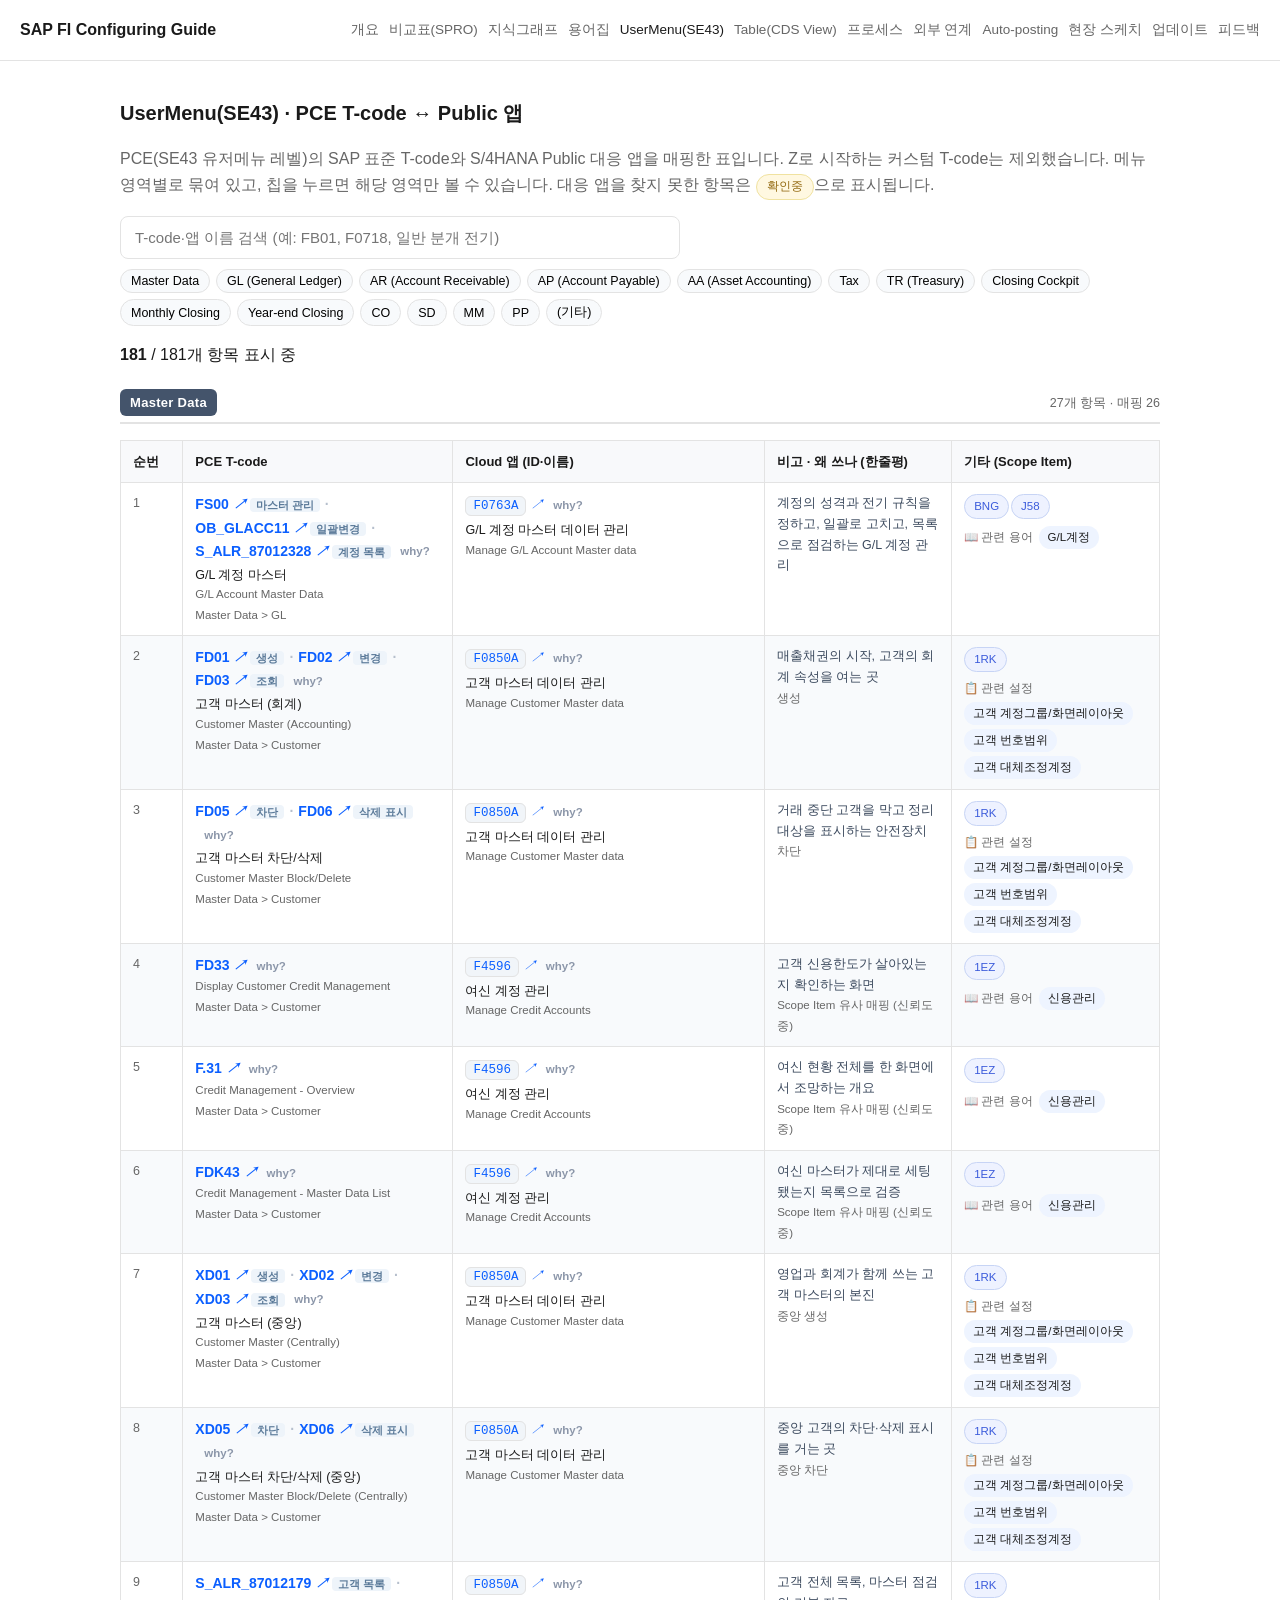
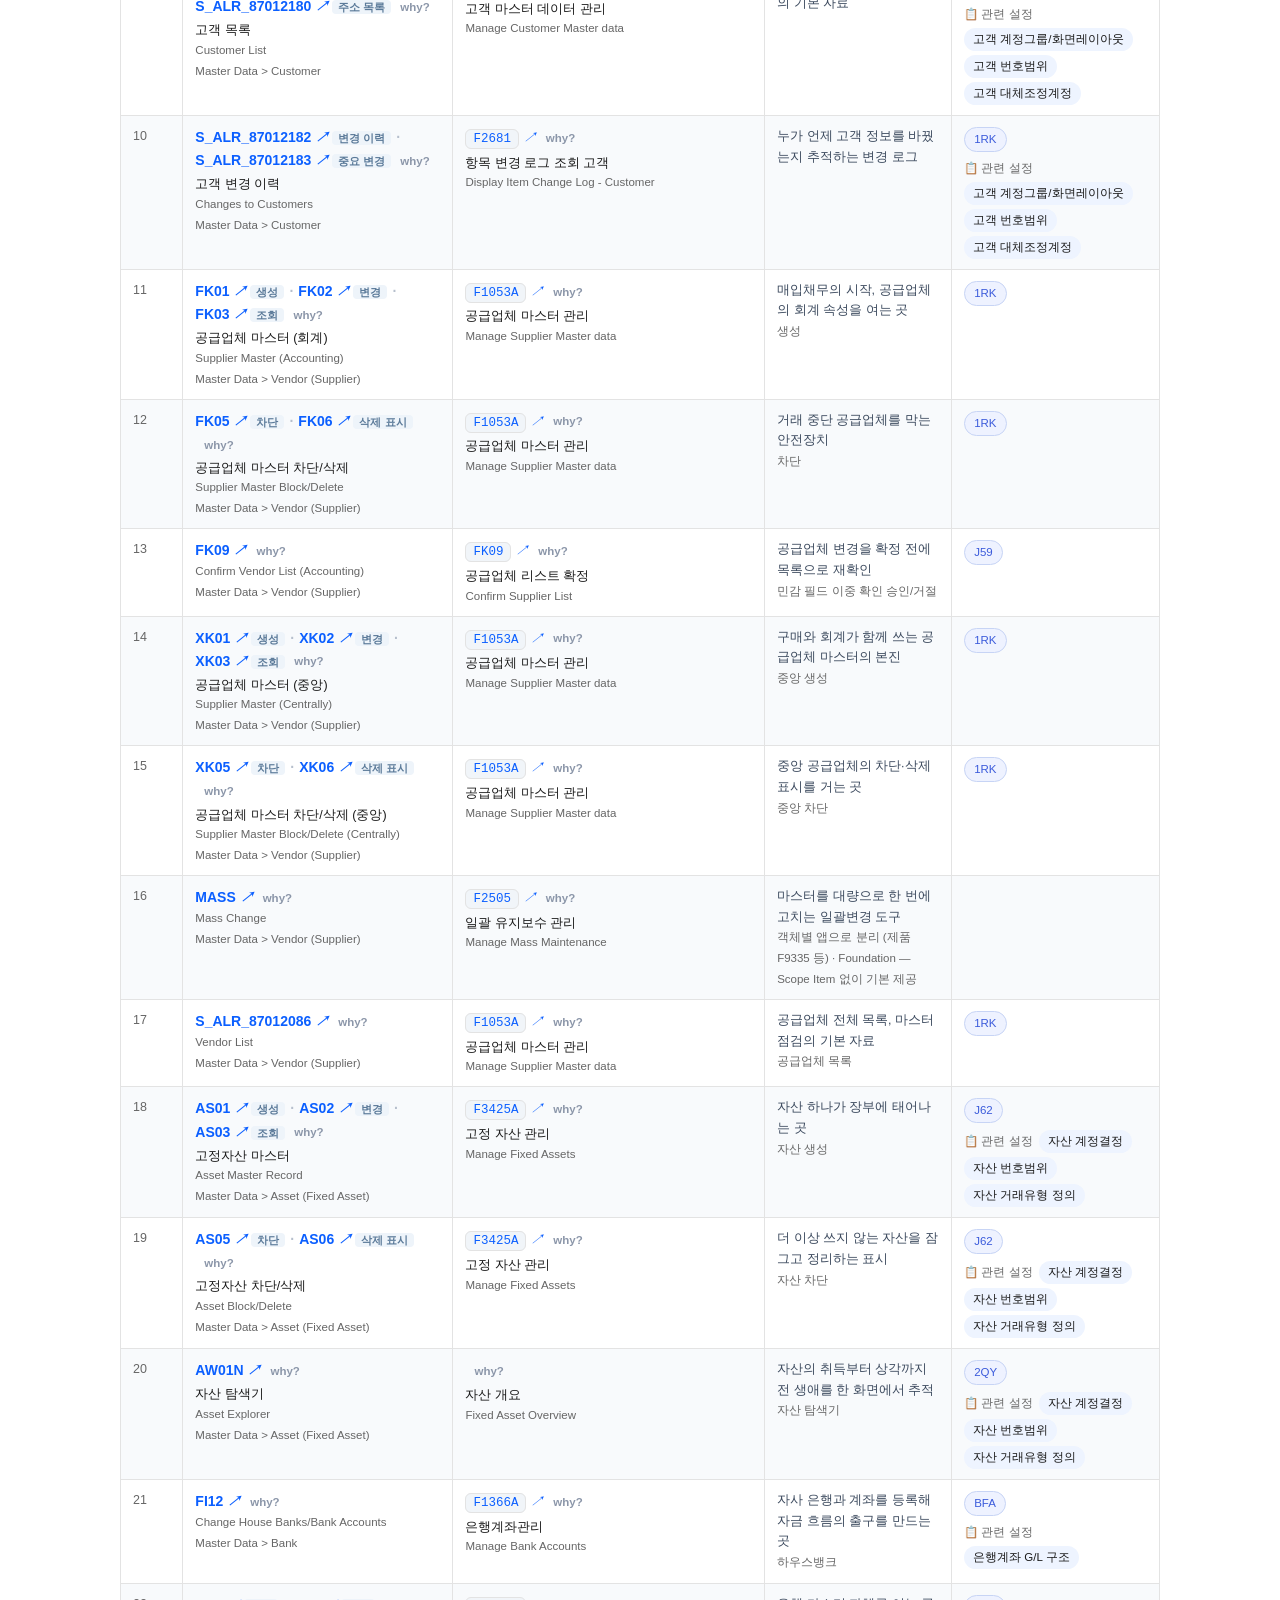
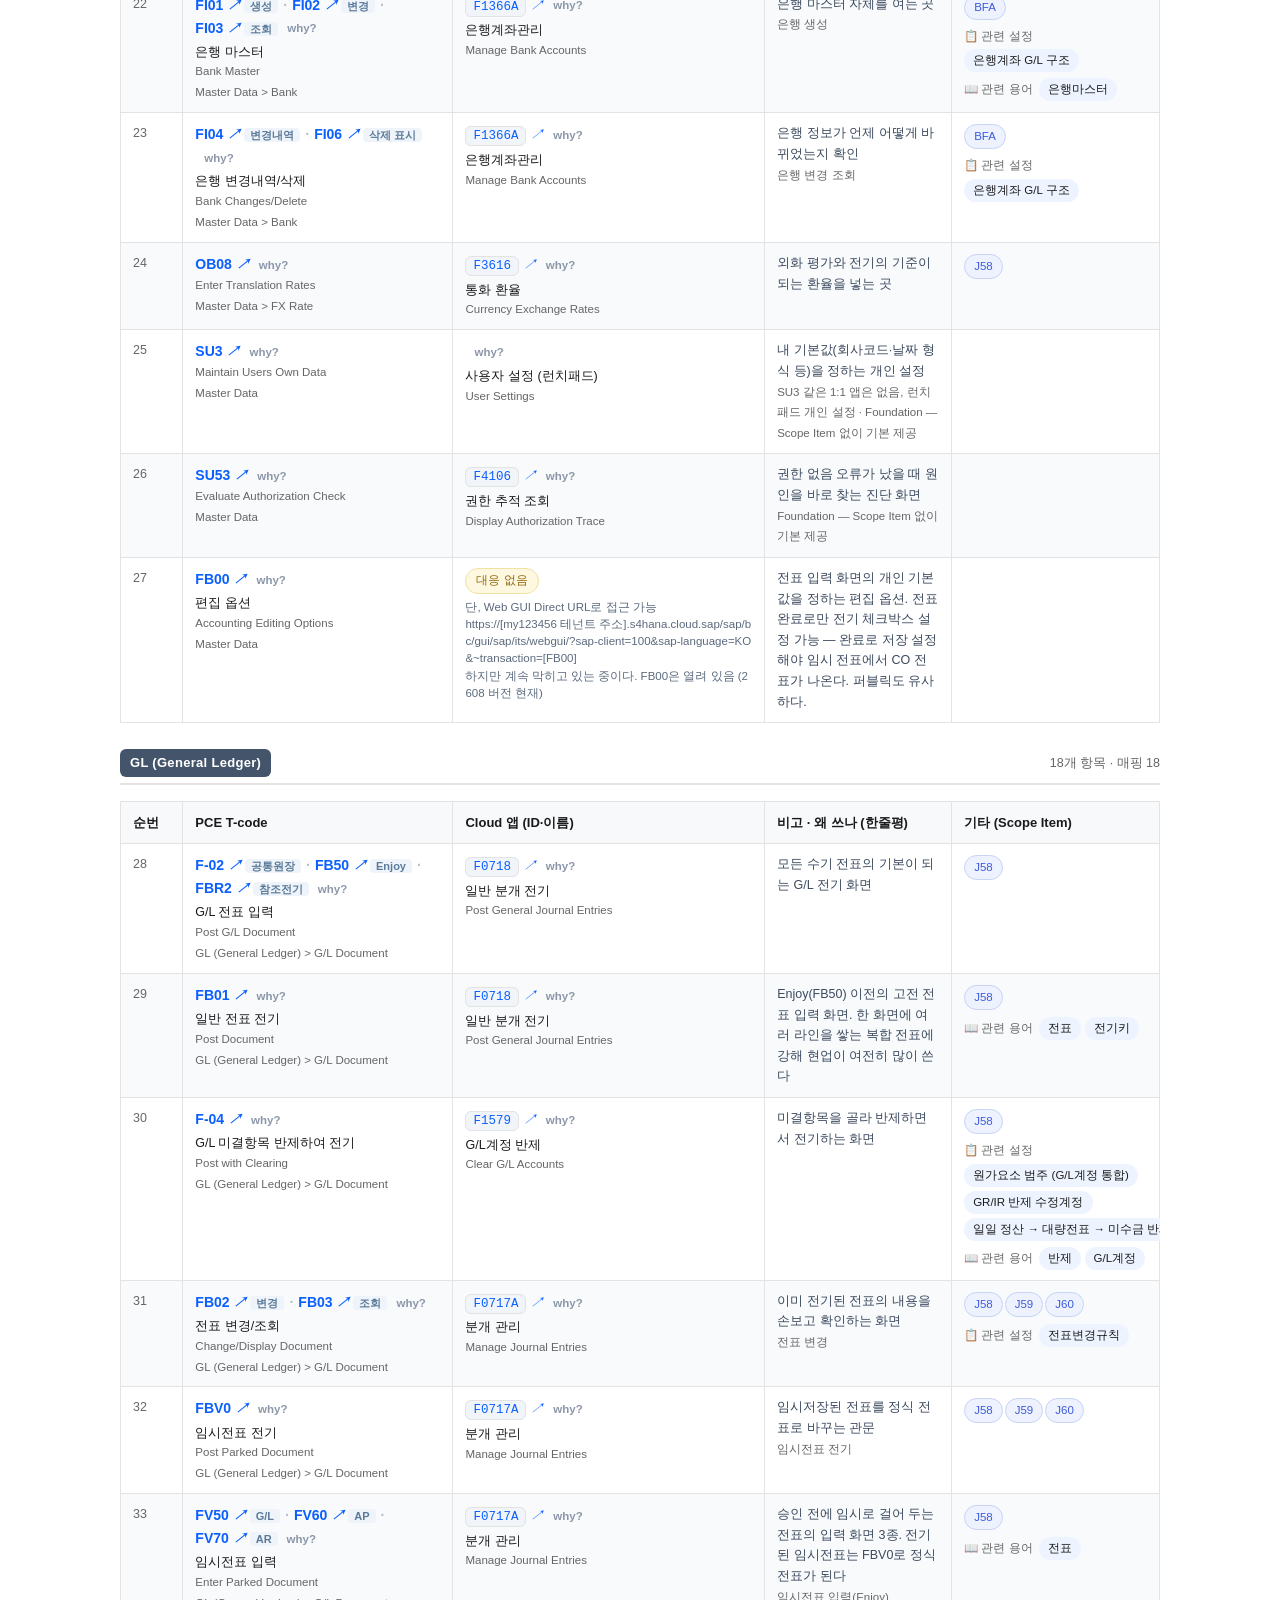
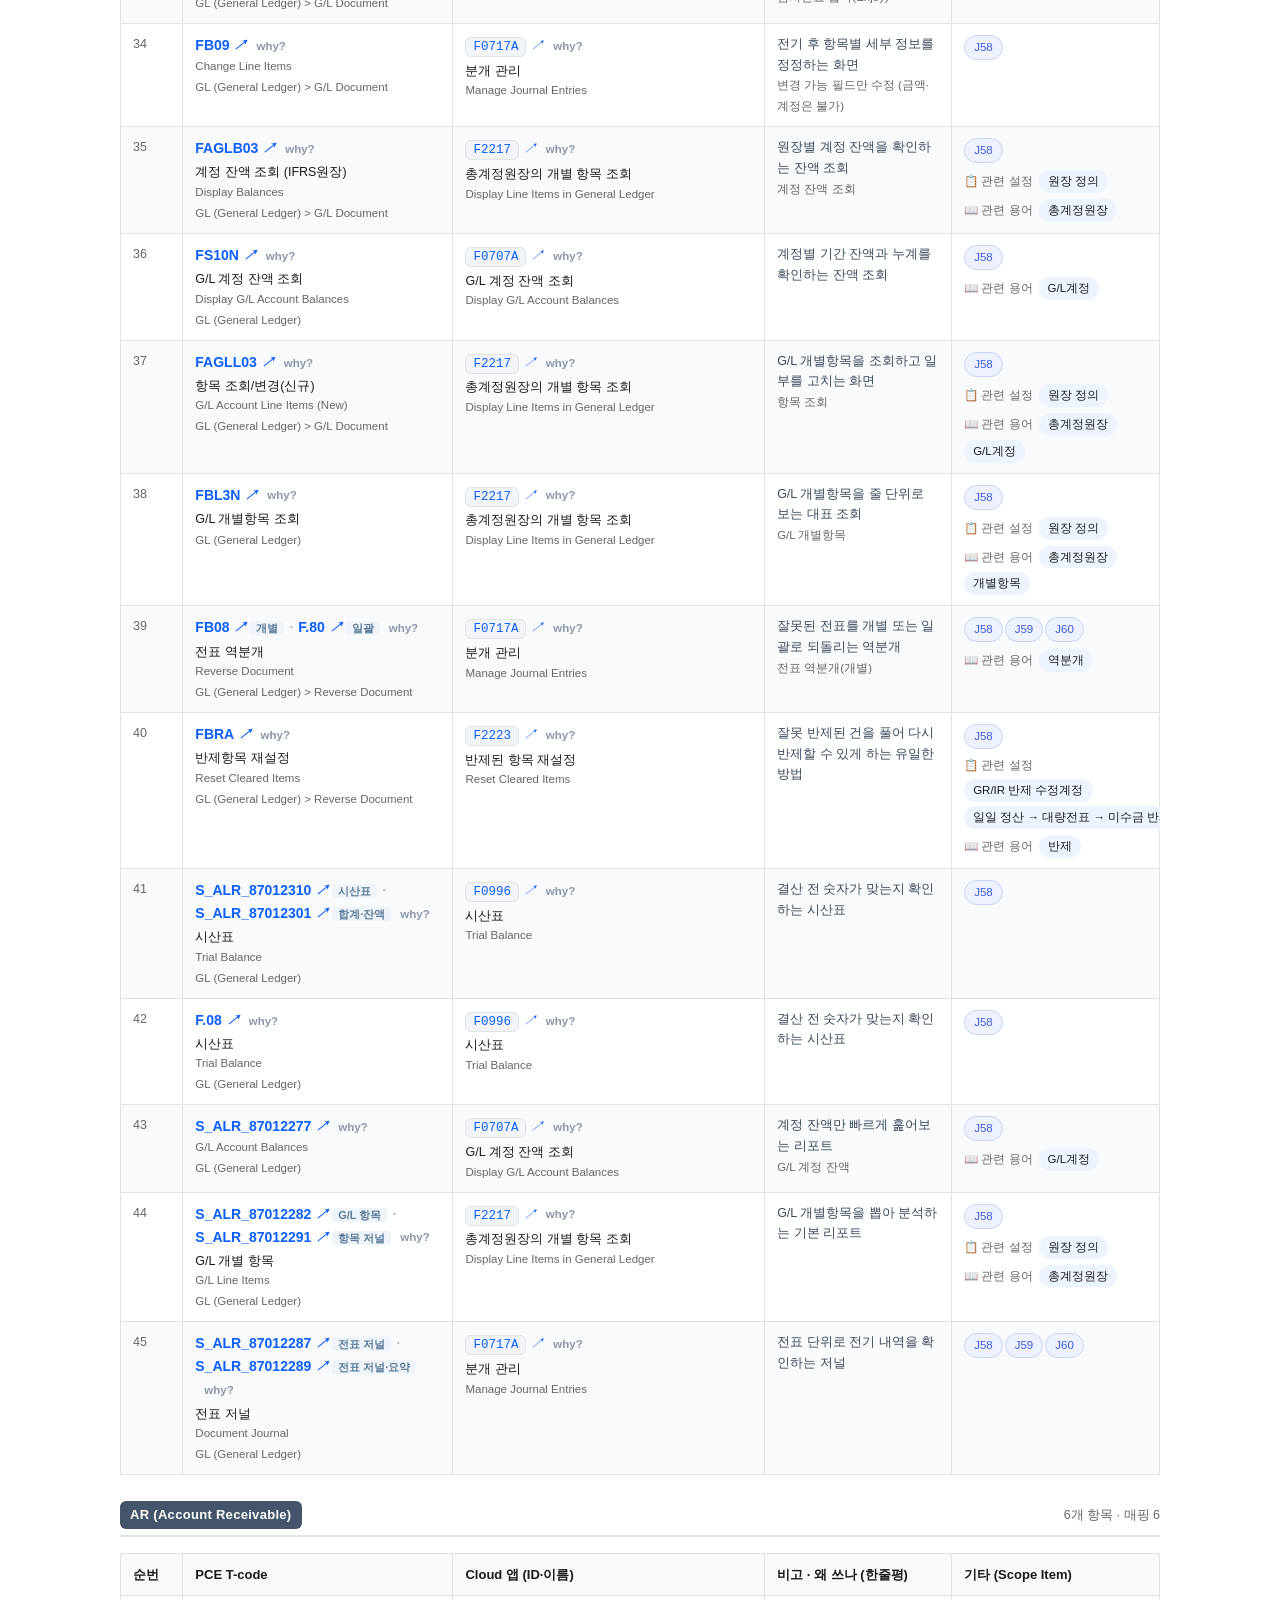
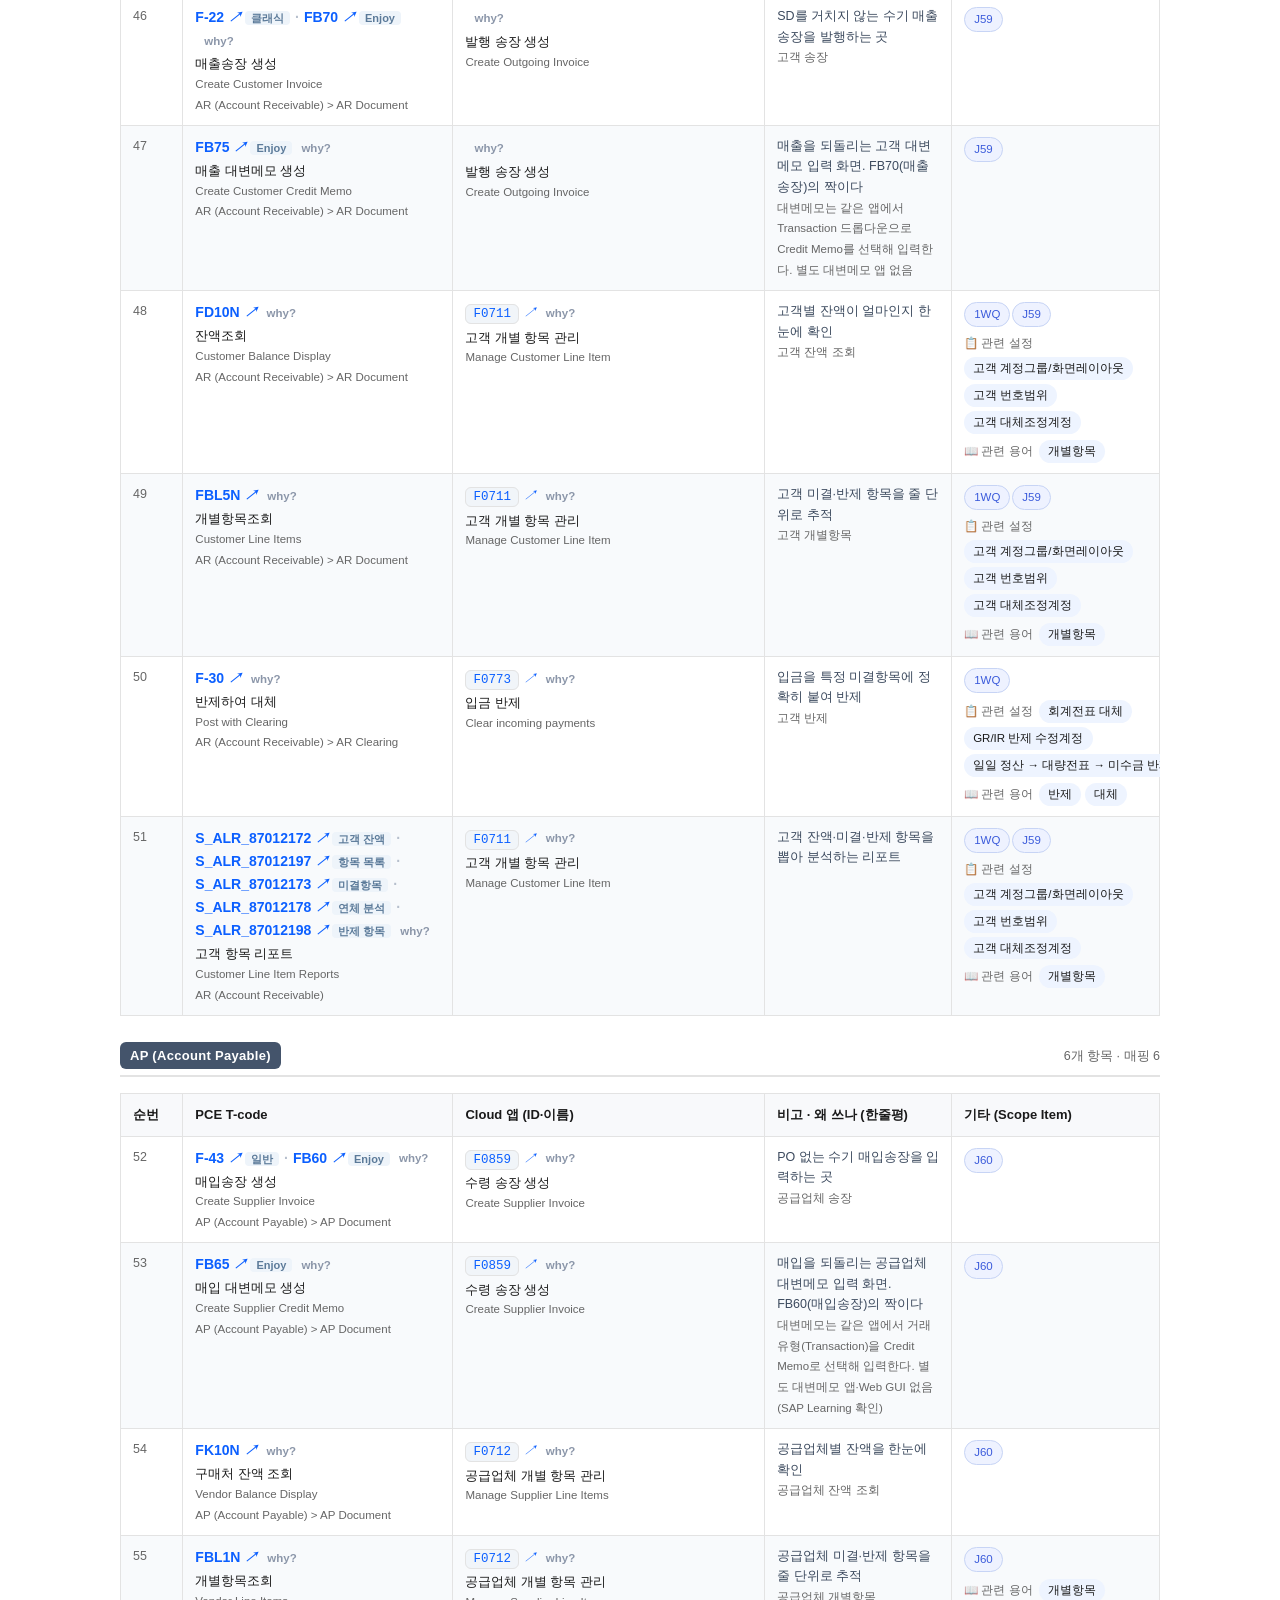
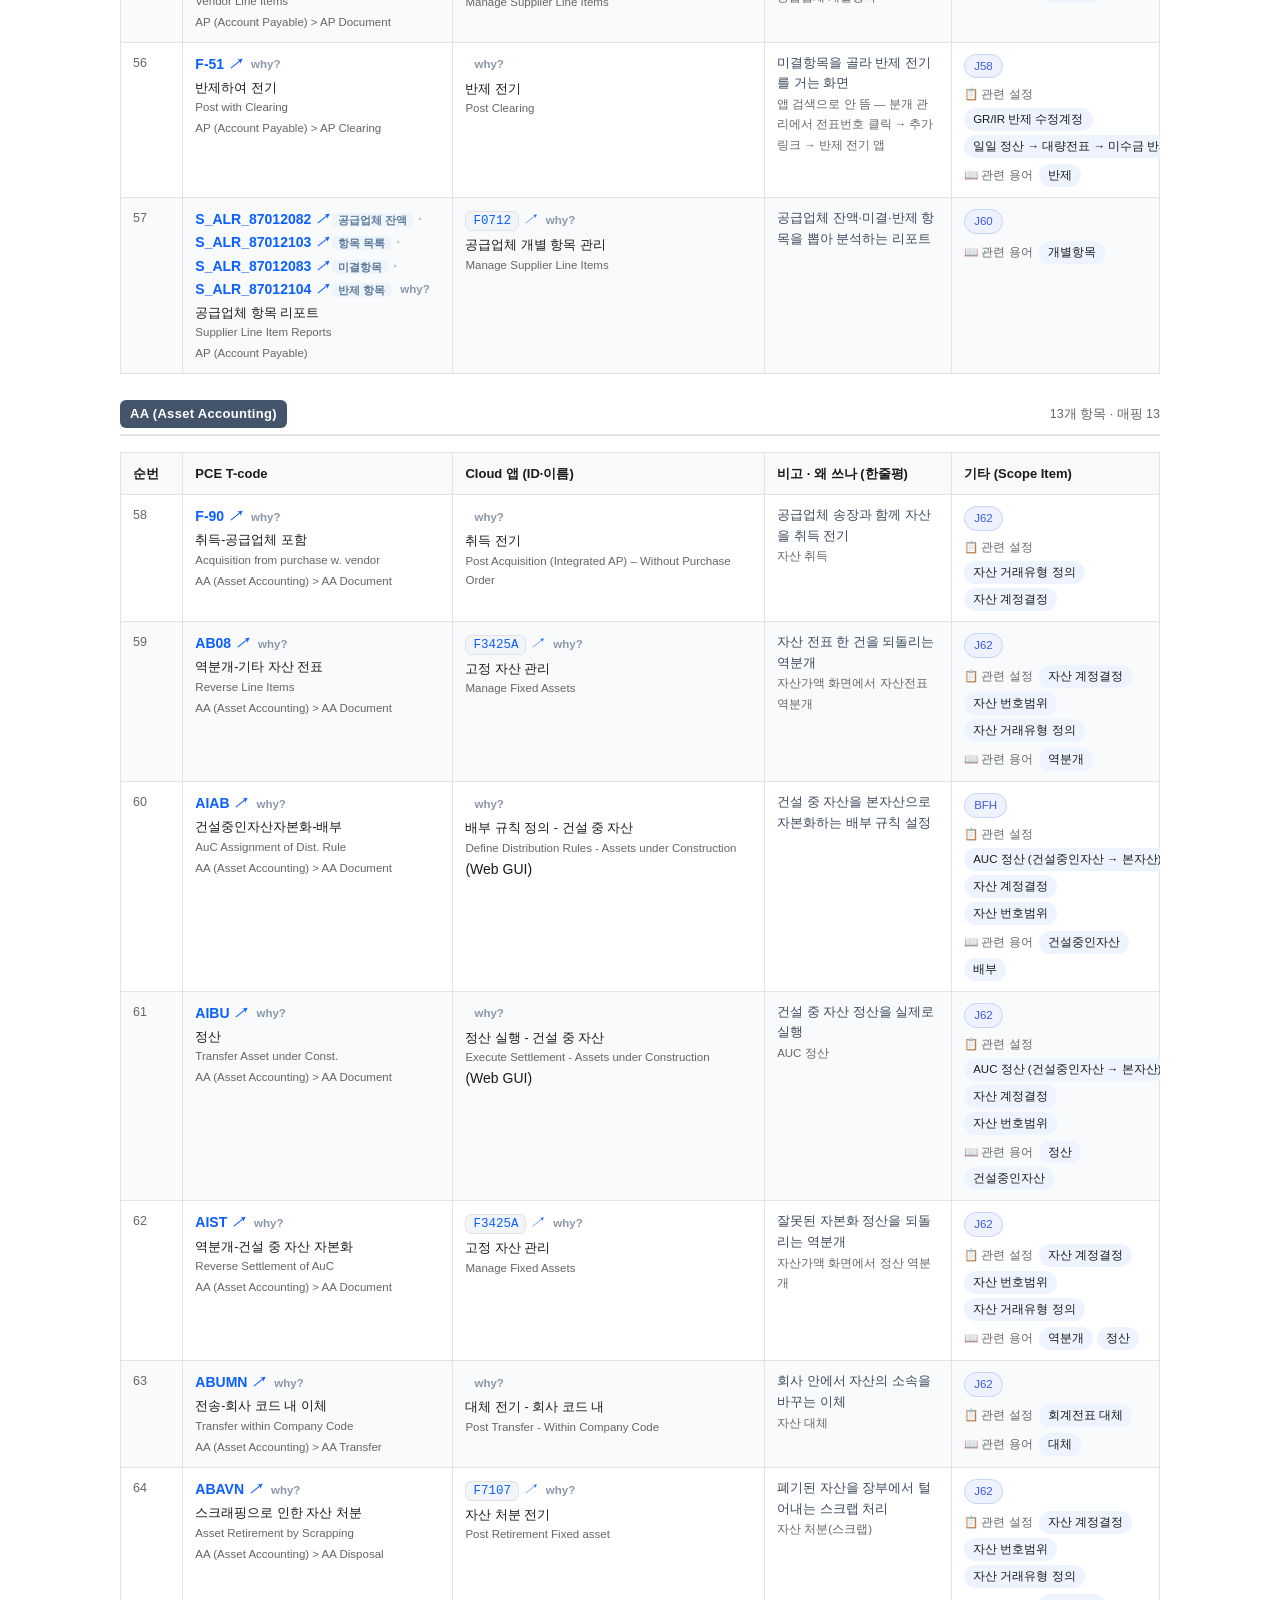
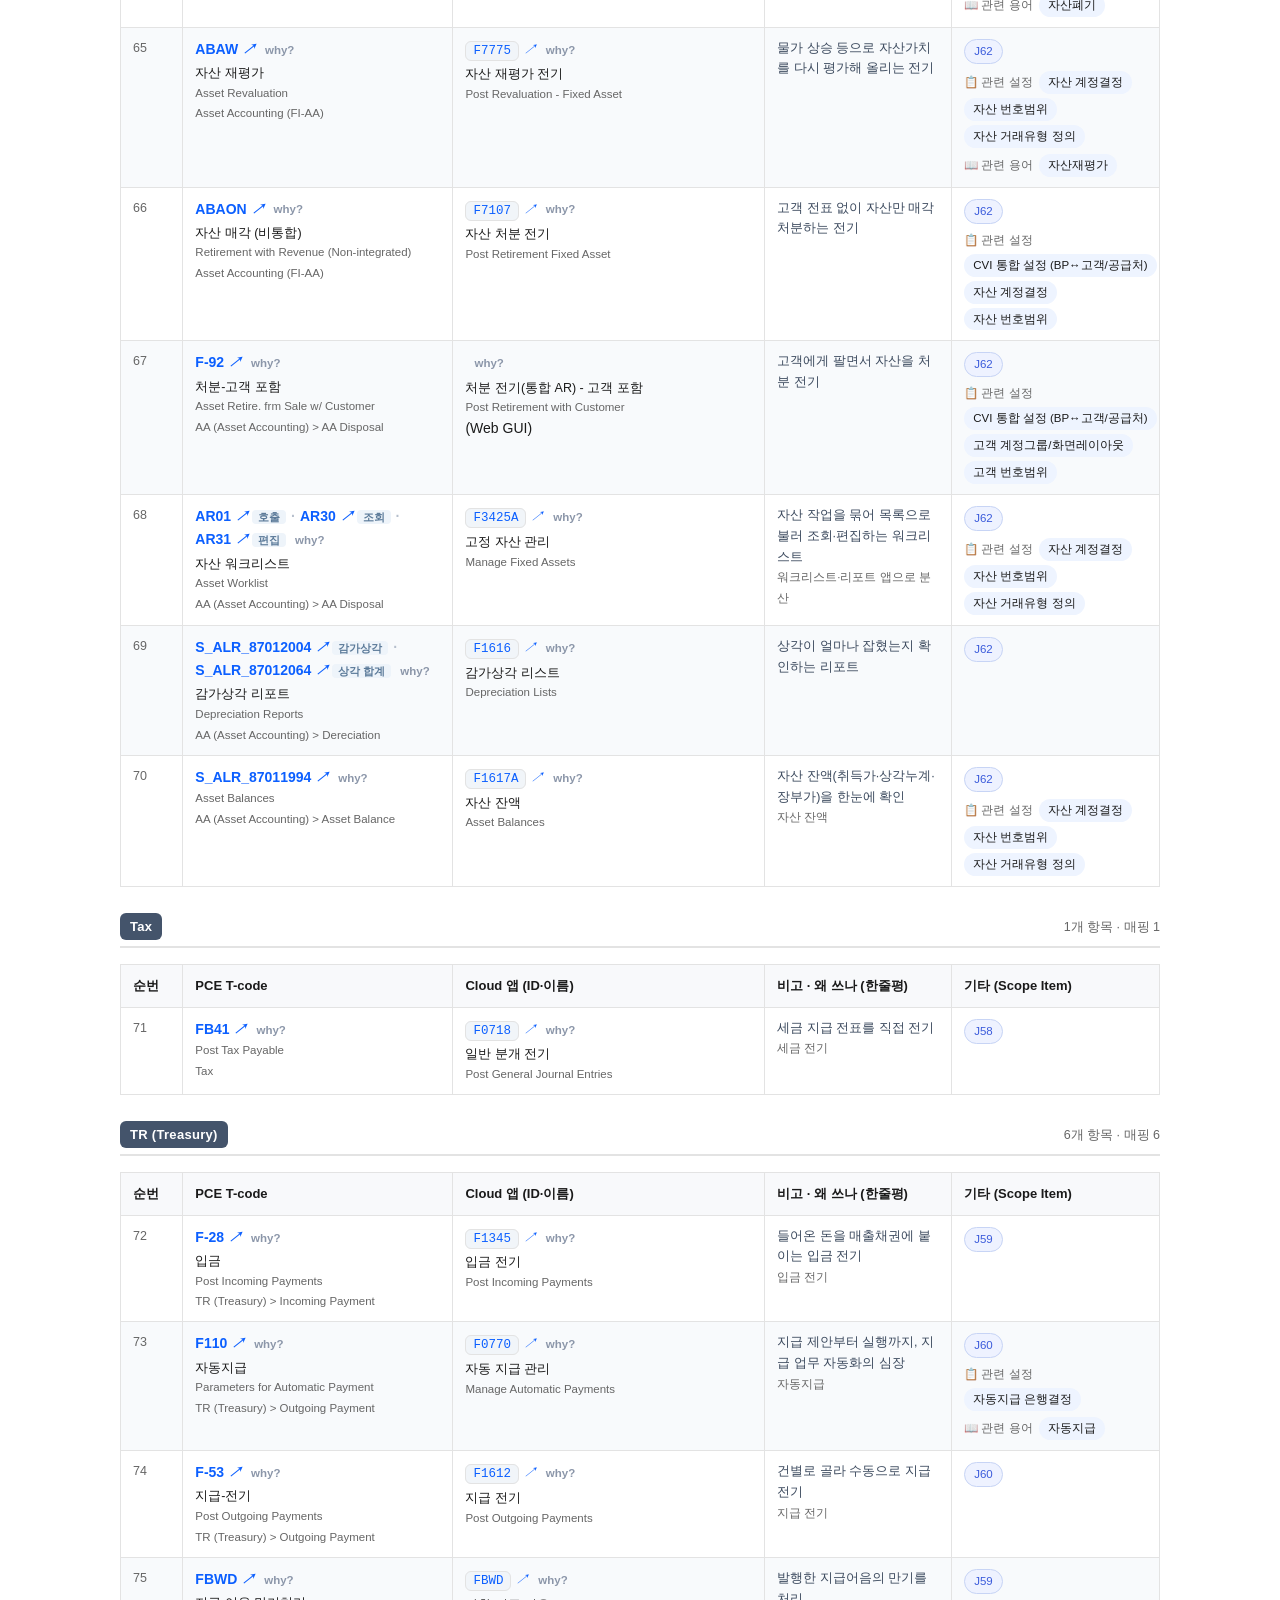
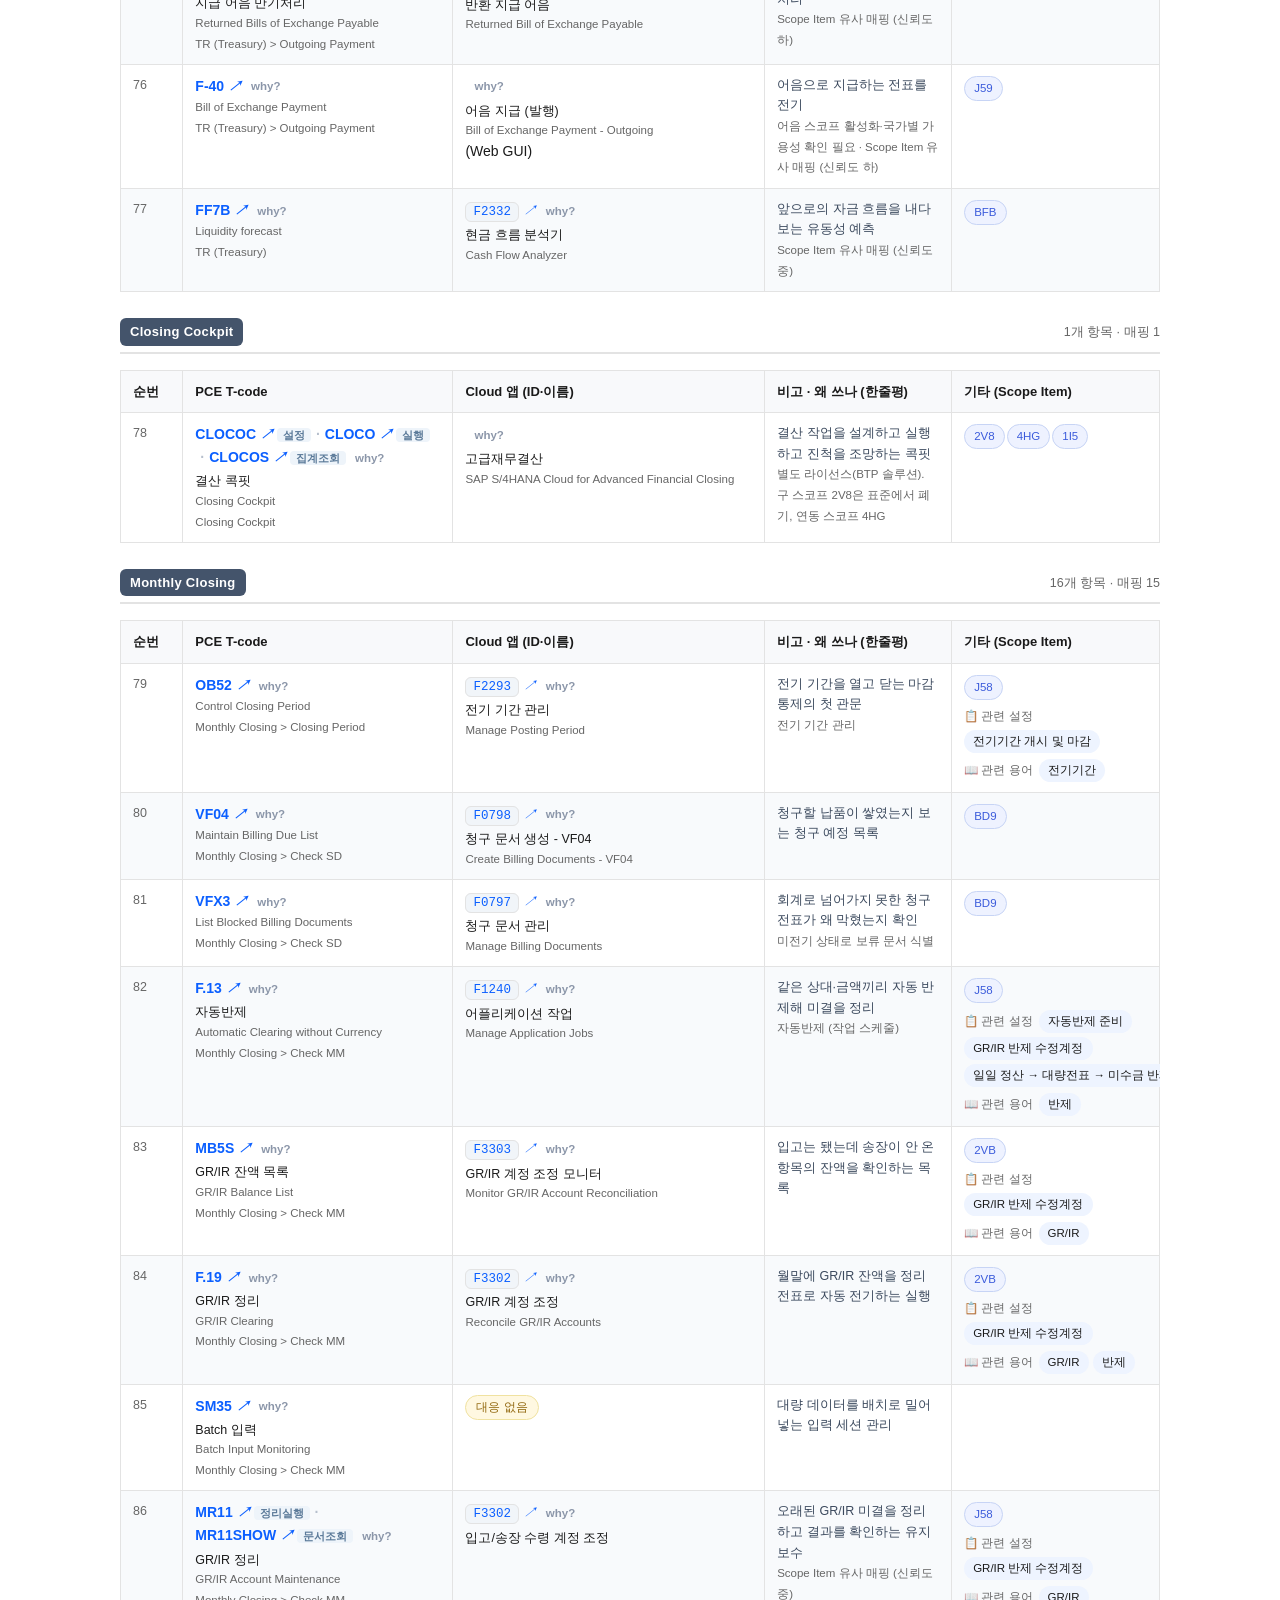
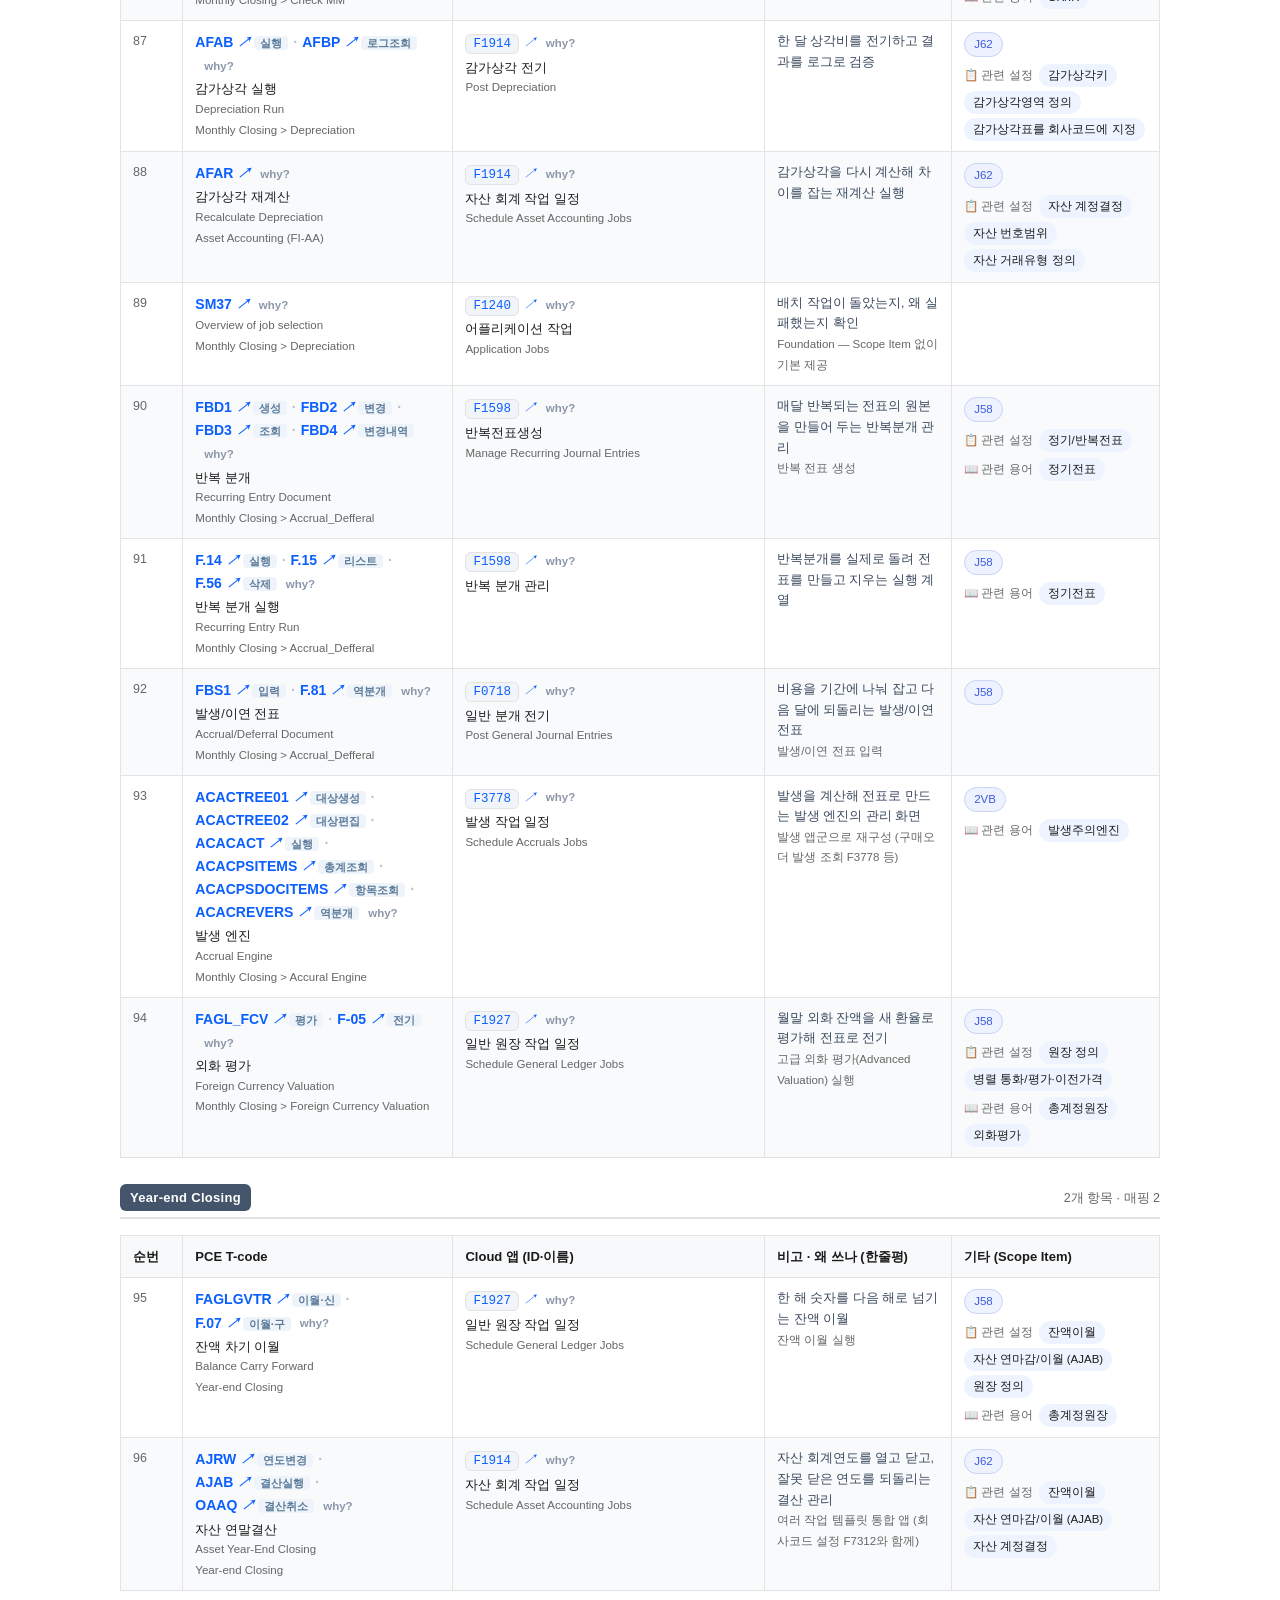
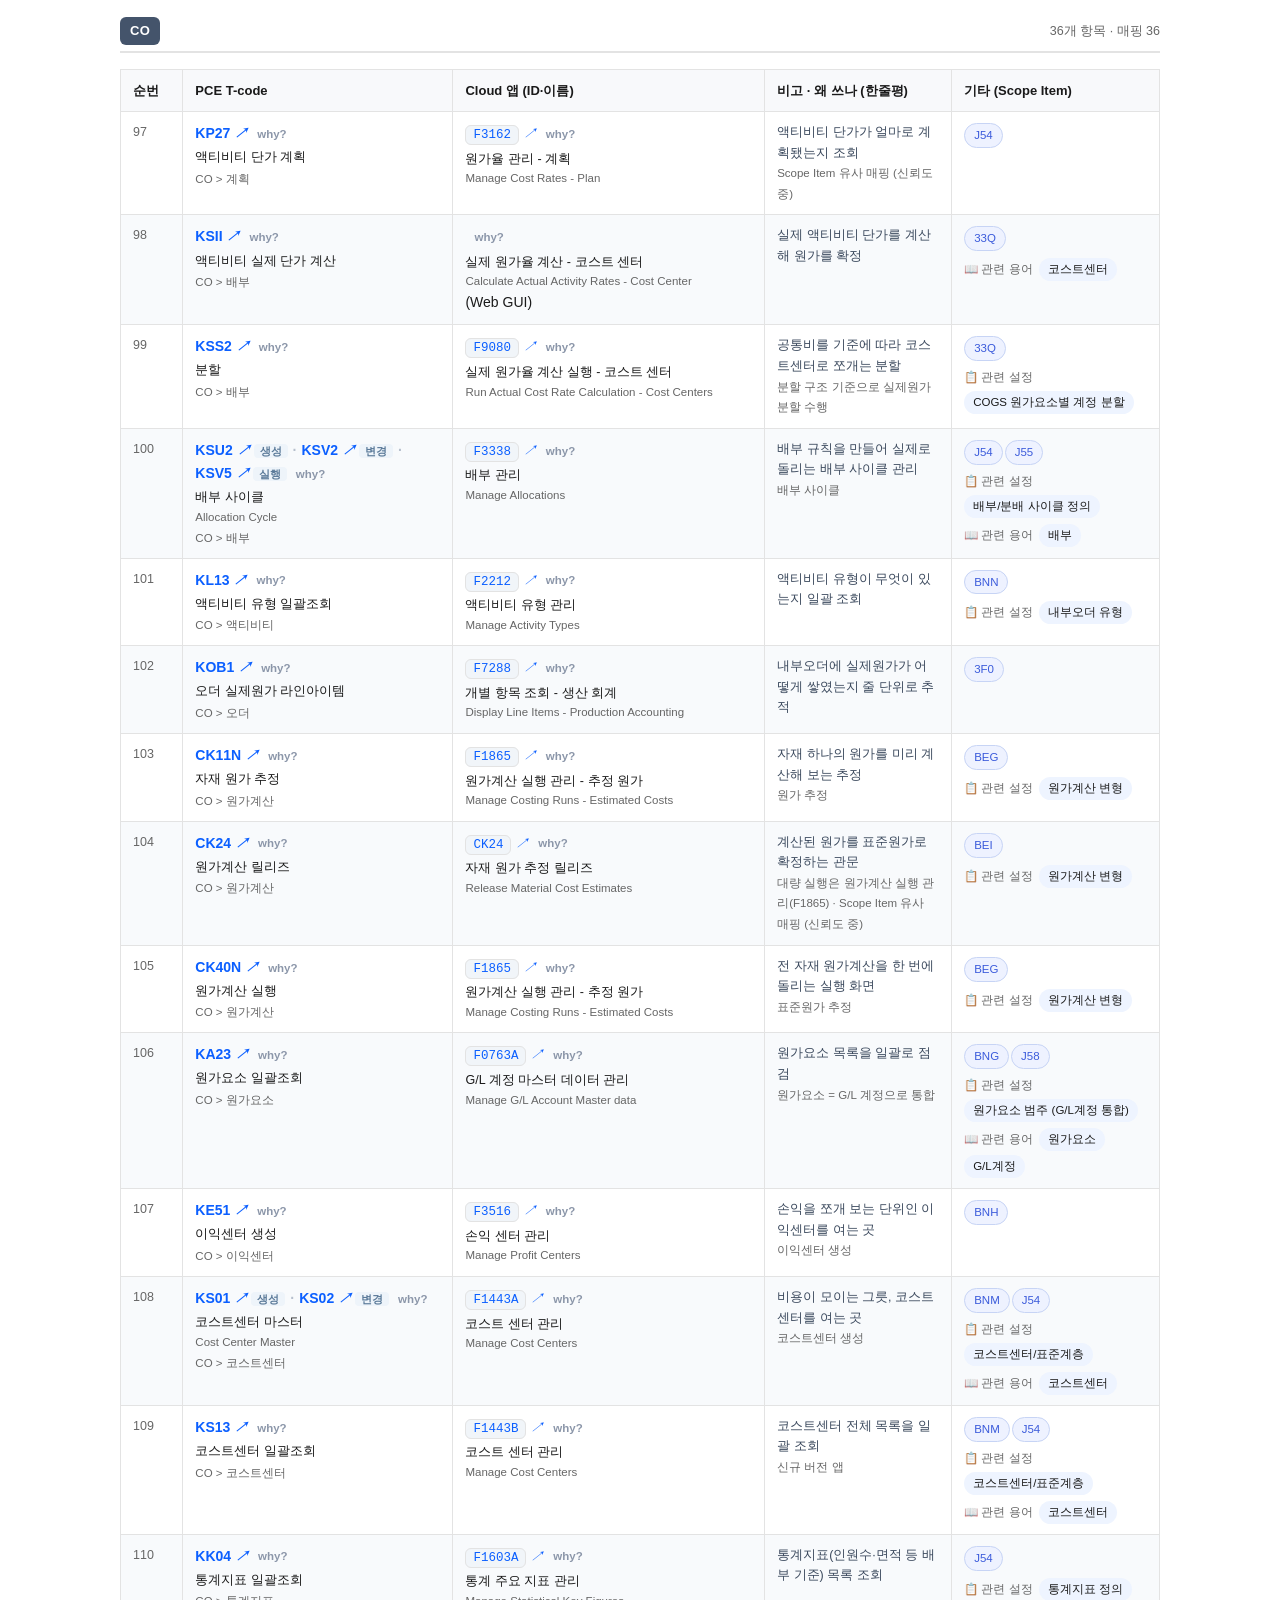
<file: usermenu.html>
<!DOCTYPE html>
<html lang="ko">
<head>
<meta charset="UTF-8">
<meta name="viewport" content="width=device-width, initial-scale=1.0">
<title>UserMenu(SE43) | SAP Config 비교 가이드</title>
<meta name="description" content="PCE T-code와 S/4HANA Public 앱(App ID·이름) 매핑표. SE43 유저메뉴 레벨 기준으로 SAP 표준 T-code와 대응 Public 앱, Scope Item을 정리했습니다.">
<!-- Google AdSense -->
<script async src="https://pagead2.googlesyndication.com/pagead/js/adsbygoogle.js?client=ca-pub-9919904969420259" crossorigin="anonymous"></script>
<link rel="stylesheet" href="style.css?v=20261020c">
<script src="usermenu.js?v=20261023a"></script>
<style>
.umod { margin: 20px 0 8px; }
.umod-title { font-size: 15px; margin: 0 0 4px; padding-bottom: 6px; border-bottom: 2px solid var(--line); display: flex; align-items: baseline; gap: 8px; scroll-margin-top: 80px; }
.umod-name { flex-shrink: 0; font-size: 13px; font-weight: 800; color: #fff; background: #44546b; border-radius: 6px; padding: 3px 10px; letter-spacing: .3px; }
.umod-meta { font-size: 12.5px; color: var(--muted); margin-left: auto; font-weight: 400; flex-shrink: 0; }
.umod .table-wrap { overflow-x: auto; }
.umod table.compare { margin: 12px 0 6px; }
td.u-n { text-align: center; color: var(--muted); font-size: 12.5px; white-space: nowrap; }
td.u-tcode { font-weight: 700; }
.u-tc { display: inline-block; white-space: nowrap; }
.u-tcdot { color: #b6bfcc; margin: 0 5px; }
.u-tclbl { font-size: 11px; font-weight: 600; color: #5b7a99; background: #eef4fa; border-radius: 4px; padding: 1px 6px; margin-left: 3px; white-space: nowrap; }
td.u-tcode .u-menu { display: block; font-weight: 400; font-size: 11.5px; color: var(--muted); white-space: normal; margin-top: 2px; }
td.u-tcode .u-koname { display: block; font-weight: 400; font-size: 12.5px; color: inherit; white-space: normal; margin-top: 2px; }
td.u-tcode .u-enname { display: block; font-weight: 400; font-size: 11.5px; color: var(--muted); white-space: normal; }
td.u-app .u-appid { font-family: ui-monospace, SFMono-Regular, Menlo, Consolas, monospace; font-size: 12.5px; background: #f1f5f9; border: 1px solid var(--line); border-radius: 6px; padding: 2px 7px; white-space: nowrap; }
td.u-app .u-appko { display: block; font-size: 12.5px; margin-top: 3px; }
td.u-app .u-appen { display: block; font-size: 11.5px; color: var(--muted); }
td.u-note { font-size: 12.5px; color: var(--muted); }
td.u-note .u-why { color: #3c4a5e; }
td.u-note .u-appnote { font-size: 11.5px; }
td.u-app .u-nonote { font-size: 11.5px; color: #5c6a7d; margin-top: 5px; line-height: 1.5; word-break: break-all; }
.u-links { display: flex; flex-wrap: wrap; gap: 4px; margin-top: 6px; align-items: center; }
.u-links .lbl { font-size: 11.5px; color: var(--muted); margin-right: 2px; }
.u-links a { font-size: 11.5px; padding: 2px 9px; border-radius: 20px; background: var(--accent-soft); text-decoration: none; color: inherit; white-space: nowrap; }
.u-links a:hover { background: #dbe4f0; }
.u-out { display: inline-flex; align-items: center; height: 20px; margin-left: 3px; padding: 0 6px; color: #8b96a9; border-radius: 6px; vertical-align: middle; text-decoration: none; font-size: 11.5px; font-weight: 600; }
.u-out:hover { color: #475569; background: #eef2f7; }
.scope-tag { display: inline-block; font-size: 11.5px; padding: 2px 9px; border-radius: 20px; background: #eef2ff; border: 1px solid #c7d4f5; color: #3b5bdb; text-decoration: none; margin: 1px 2px 1px 0; white-space: nowrap; }
.scope-tag:hover { background: #dbe4f5; }
.tflag { display: inline-block; font-size: 12px; padding: 2px 10px; border-radius: 20px; border: 1px solid var(--line); white-space: nowrap; }
.tflag.unk { background: #fff8e1; color: #92680f; border-color: #f0e2a0; }
.u-src { margin-top: 28px; padding: 14px 16px; border: 1px solid var(--line); border-radius: 10px; background: var(--card); font-size: 13px; }
.u-src h4 { margin: 0 0 8px; font-size: 14px; }
.u-src li { margin: 4px 0; }
@media (max-width: 760px) {
  .umod table.compare thead { display: none; }
  .umod table.compare, .umod table.compare tbody, .umod table.compare tr, .umod table.compare td { display: block; width: auto; }
  .umod table.compare { border: 0; margin: 10px 0 20px; }
  .umod table.compare tr { border: 1px solid var(--line); border-radius: 10px; margin: 0 0 12px; background: #fff; overflow: hidden; }
  .umod table.compare td { border: 0; border-bottom: 1px solid var(--line); padding: 10px 14px; }
  .umod table.compare td:last-child { border-bottom: 0; }
  .umod table.compare td::before { content: attr(data-th); display: block; font-size: 12px; color: var(--muted); font-weight: 700; margin-bottom: 4px; }
  .umod table.compare td.u-n { display: none; }
  .umod table.compare td.u-note:empty, .umod table.compare td[data-th="기타"]:empty { display: none; }
}
</style>
</head>
<body>
<header class="site-header">
  <div class="wrap">
    <a class="brand" href="index.html">SAP FI Configuring Guide <span class="brand-sub">- ECC/PCE/PUBLIC</span></a>
    <nav class="nav">
      <a href="index.html">개요</a>
      <a href="compare.html">비교표(SPRO)</a>
      <a href="graph.html">지식그래프</a>
      <a href="glossary.html">용어집</a>
      <a href="usermenu.html" class="active">UserMenu(SE43)</a>
      <a href="table.html">Table(CDS View)</a>
      <a href="process.html">프로세스</a>
      <a href="integrations.html">외부 연계</a>
      <a href="autoposting.html">Auto-posting</a>
      <a href="sketch.html">현장 스케치</a>
      <a href="updates.html">업데이트</a>
      <a href="feedback.html">피드백</a>
    </nav>
  </div>
</header>

<main class="wrap">
  <h2 class="section">UserMenu(SE43) · PCE T-code ↔ Public 앱</h2>
  <p class="lead">PCE(SE43 유저메뉴 레벨)의 SAP 표준 T-code와 S/4HANA Public 대응 앱을 매핑한 표입니다. Z로 시작하는 커스텀 T-code는 제외했습니다. 메뉴 영역별로 묶여 있고, 칩을 누르면 해당 영역만 볼 수 있습니다. 대응 앱을 찾지 못한 항목은 <span class="tflag unk">확인중</span>으로 표시됩니다.</p>
  <div class="searchbar" style="margin:12px 0 10px">
    <input id="uq" type="search" placeholder="T-code·앱 이름 검색 (예: FB01, F0718, 일반 분개 전기)" aria-label="T-code 앱 검색">
  </div>
  <div class="rel-chips" id="ugroups" style="margin:0 0 6px" role="group" aria-label="메뉴 영역 필터"></div>
  <p id="u-count" class="meta" role="status" aria-live="polite"></p>
  <div id="u-list"></div>

  <div class="u-src">
    <h4>참고 · 출처</h4>
    <ul style="margin:0;padding-left:18px">
      <li>PCE T-code: <i>_S4 SAP T-CODE_맵핑.xlsx</i> DTVN_SE43 탭(SE43 유저메뉴 레벨) 기준, SAP 표준 T-code만 수록(Z 제외). FI와 연계되는 CO·SD·MM·PP 주요 표준 T-code는 [절차] 탭과 단위테스트 자료에서 보완했습니다.</li>
      <li>Public 앱: <i>참고_App List_241003.xlsx</i>(앱 이름·Scope Item), <i>통합테스트 스크립트_V1.0.xlsx</i>(SCM 프로세스별 사용 앱), <i>_S4 SAP T-CODE_맵핑.xlsx</i> S4_APP 탭(앱 ID)을 대조했습니다.</li>
      <li>대응 앱을 찾지 못한 항목은 <span class="tflag unk">확인중</span> 태그를 달았습니다. 잘못된 매핑이나 새로 확인된 앱은 <a href="feedback.html">피드백</a>으로 알려주세요.</li>
      <li>이 표를 책으로 엮었습니다: <a href="https://wikidocs.net/book/21803" target="_blank" rel="noopener">『S/4HANA FI Usermenu Guide — why?』</a> — T-code와 앱 하나하나 뒤의 '왜?'를 따라가는 해설</li>
    </ul>
  </div>
</main>

<footer class="site-footer">
  <div class="wrap">
    <span><a href="https://hksap.tistory.com" target="_blank" rel="noopener">hksap</a> | <a href="https://x.com/hunykang" target="_blank" rel="noopener">@hunykang</a> | <a href="https://www.linkedin.com/in/heonkyu-kang-2a615031/" target="_blank" rel="noopener">LinkedIn</a> | 살며삽질하며.. | My issue log | Since 2006</span>
    <a href="feedback.html">피드백 보내기</a>
    <a href="privacy.html">개인정보처리방침</a>
    <a href="updates.html">업데이트 로그</a>
    <span id="visit-counter" style="display:none;margin-left:auto"></span>
  </div>
</footer>
<script src="counter.js?v=202610061759"></script>
<script src="data.js?v=20261111a"></script>
<script src="glossary.js?v=20261126a"></script>
<script>
(function () {
  function esc(x) { return String(x == null ? '' : x).replace(/&/g, '&amp;').replace(/</g, '&lt;').replace(/>/g, '&gt;').replace(/"/g, '&quot;'); }
  const listEl = document.getElementById('u-list');
  const q = document.getElementById('uq');
  const groupsEl = document.getElementById('ugroups');
  const countEl = document.getElementById('u-count');
  let activeGroup = '';

  const GROUPS = [];
  USERMENU_DATA.forEach(e => { if (!GROUPS.includes(e.group)) GROUPS.push(e.group); });

  function tcodeCell(e) {
    const list = (e.tcodes && e.tcodes.length ? e.tcodes : [{ c: e.tcode, l: '' }]);
    const codes = list.map(t =>
      '<span class="u-tc"><a class="item-link" href="https://www.google.com/search?q=' + encodeURIComponent('sap ' + t.c) + '" target="_blank" rel="noopener" title="구글 검색으로 열기">' + esc(t.c) + ' <i class="ext">↗</i></a>' +
      (t.l ? '<span class="u-tclbl">' + esc(t.l) + '</span>' : '') + '</span>'
    ).join('<span class="u-tcdot">·</span>');
    const why = 'https://www.google.com/search?q=' + encodeURIComponent('sap why ' + list[0].c);
    return codes + '<a class="u-out" href="' + why + '" target="_blank" rel="noopener" title="왜 필요한지 구글 검색">why?</a>' +
      (e.ko ? '<span class="u-koname">' + esc(e.ko) + '</span>' : '') +
      (e.en ? '<span class="u-enname">' + esc(e.en) + '</span>' : '') +
      (e.menu ? '<span class="u-menu">' + esc(e.menu) + '</span>' : '');
  }
  function noteHtml(e) {
    let out = '';
    if (e.why) out += '<span class="u-why">' + esc(e.why) + '</span>';
    if (e.app && e.app.note) out += (out ? '<br>' : '') + '<span class="u-appnote">' + esc(e.app.note) + '</span>';
    return out;
  }
  const cfgName = id => { const x = (typeof GUIDE_DATA !== 'undefined') ? GUIDE_DATA.find(v => v.id === id) : null; return x ? (x.item || id) : id; };
  const termName = id => { const x = (typeof GLOSSARY !== 'undefined') ? GLOSSARY.find(v => v.id === id) : null; return x ? x.kr : id; };
  function linkChips(e) {
    let h = '';
    if (e.items && e.items.length) h += '<div class="u-links"><span class="lbl">📋 관련 설정</span>' +
      e.items.map(id => '<a href="compare.html#row-' + esc(id) + '">' + esc(cfgName(id)) + '</a>').join('') + '</div>';
    if (e.terms && e.terms.length) h += '<div class="u-links"><span class="lbl">📖 관련 용어</span>' +
      e.terms.map(id => '<a href="glossary.html#term-' + esc(id) + '">' + esc(termName(id)) + '</a>').join('') + '</div>';
    return h;
  }

  function appCell(e) {
    const a = e.app;
    if (!a) {
      if (!e.noapp) return '<span class="tflag unk">확인중</span>';
      let h = '<span class="tflag unk">대응 없음</span>';
      if (e.nonote) h += '<div class="u-nonote">' + esc(e.nonote).replace(/\n/g, '<br>') + '</div>';
      return h;
    }
    const qstr = [a.id, a.en || a.ko].filter(Boolean).join(' ');
    const g = 'https://www.google.com/search?q=' + encodeURIComponent('s/4hana public ' + qstr);
    const whyQ = a.ko || a.en || '';
    const why = 'https://www.google.com/search?q=' + encodeURIComponent('s/4hana public why ' + whyQ);
    let h = '';
    if (a.id) h += '<a class="item-link" href="' + g + '" target="_blank" rel="noopener" title="구글 검색으로 열기"><span class="u-appid">' + esc(a.id) + '</span> <i class="ext">↗</i></a>';
    h += '<a class="u-out" href="' + why + '" target="_blank" rel="noopener" title="왜 필요한지 구글 검색">why?</a>';
    if (a.ko) h += '<span class="u-appko">' + esc(a.ko) + '</span>';
    if (a.en) h += '<span class="u-appen">' + esc(a.en) + '</span>';
    if (a.webgui) h += '<span class="u-webgui">(Web GUI)</span>';
    return h;
  }
  function scopeCell(e) {
    const a = e.app;
    if (!a || !a.scopes || !a.scopes.length) return '';
    return a.scopes.map(s =>
      '<a class="scope-tag" href="https://www.google.com/search?q=' + encodeURIComponent('s/4hana public scope item ' + s) + '" target="_blank" rel="noopener" title="Scope Item 구글 검색">' + esc(s) + '</a>'
    ).join('');
  }
  const anchorOf = c => 'u-' + String(c).replace(/[^A-Za-z0-9_-]/g, '-');
  function rowHtml(e) {
    return '<tr id="' + anchorOf(e.tcode) + '">' +
      '<td class="u-n" data-th="순번">' + e.n + '</td>' +
      '<td class="u-tcode" data-th="PCE T-code">' + tcodeCell(e) + '</td>' +
      '<td class="u-app" data-th="Cloud 앱">' + appCell(e) + '</td>' +
      '<td class="u-note" data-th="비고">' + noteHtml(e) + '</td>' +
      '<td data-th="기타">' + scopeCell(e) + linkChips(e) + '</td>' +
      '</tr>';
  }
  function groupHtml(grp) {
    const rows = USERMENU_DATA.filter(e => e.group === grp);
    const mapped = rows.filter(e => e.app).length;
    return '<div class="umod" data-group="' + esc(grp) + '">' +
      '<h3 class="umod-title"><span class="umod-name">' + esc(grp) + '</span>' +
      '<span class="umod-meta">' + rows.length + '개 항목 · 매핑 ' + mapped + '</span></h3>' +
      '<div class="table-wrap"><table class="compare">' +
      '<colgroup><col style="width:6%"><col style="width:26%"><col style="width:30%"><col style="width:18%"><col style="width:20%"></colgroup>' +
      '<thead><tr><th>순번</th><th>PCE T-code</th><th>Cloud 앱 (ID·이름)</th><th>비고 · 왜 쓰나 (한줄평)</th><th>기타 (Scope Item)</th></tr></thead>' +
      '<tbody>' + rows.map(rowHtml).join('') + '</tbody></table></div></div>';
  }

  function render() {
    listEl.innerHTML = GROUPS.map(groupHtml).join('');
    groupsEl.innerHTML = GROUPS.map(gr =>
      '<button data-g="' + esc(gr) + '" aria-pressed="false">' + esc(gr) + '</button>'
    ).join('');
    applyFilter();
  }
  function applyFilter() {
    const kw = q.value.trim().toLowerCase();
    let shown = 0;
    listEl.querySelectorAll('.umod').forEach(mod => {
      const gOk = !activeGroup || mod.dataset.group === activeGroup;
      let modShown = 0;
      mod.querySelectorAll('tbody tr').forEach(tr => {
        const ok = gOk && (!kw || tr.textContent.toLowerCase().includes(kw));
        tr.style.display = ok ? '' : 'none';
        if (ok) modShown++;
      });
      const showMod = gOk && (!kw || modShown > 0);
      mod.style.display = showMod ? '' : 'none';
      if (showMod) shown += modShown;
    });
    countEl.innerHTML = '<strong>' + shown + '</strong> / ' + USERMENU_DATA.length + '개 항목 표시 중';
  }
  groupsEl.addEventListener('click', ev => {
    const b = ev.target.closest('button');
    if (!b) return;
    activeGroup = (activeGroup === b.dataset.g) ? '' : b.dataset.g;
    groupsEl.querySelectorAll('button').forEach(x => {
      const on = x.dataset.g === activeGroup;
      x.classList.toggle('on', on);
      x.setAttribute('aria-pressed', on);
    });
    applyFilter();
  });
  q.addEventListener('input', applyFilter);
  render();
  // 딥링크 #u-<tcode> 로 들어오면 해당 행으로 이동
  if (location.hash.startsWith('#u-')) {
    const tr = document.getElementById(location.hash.slice(1));
    if (tr) {
      tr.scrollIntoView({ block: 'center' });
      tr.classList.add('flash');
    }
  }
})();
</script>
</body>
</html>
</file>
<file: style.css>
/* 비교 가이드 사이트 공통 스타일 */
:root {
  --bg: #ffffff;
  --ink: #1a1a1a;
  --muted: #666;
  --line: #e3e3e3;
  --accent: #0b5fff;
  --accent-soft: #eef4ff;
  --card: #f8f9fb;
  --ecc: #7a6c00;
  --pce: #0b5fff;
  --pub: #0a7a42;
}
* { box-sizing: border-box; }
body {
  margin: 0; font-family: -apple-system, "Segoe UI", "Noto Sans KR", "Apple SD Gothic Neo", sans-serif;
  color: var(--ink); background: var(--bg); line-height: 1.65;
}
a { color: var(--accent); text-decoration: none; }
a:hover { text-decoration: underline; }
.wrap { max-width: 1080px; margin: 0 auto; padding: 0 20px; }

/* header */
.site-header { border-bottom: 1px solid var(--line); background: #fff; position: sticky; top: 0; z-index: 50; }
.site-header .wrap { display: flex; align-items: center; gap: 6px 16px; min-height: 60px; padding-top: 6px; padding-bottom: 6px; flex-wrap: wrap; max-width: 1360px; }
.brand { font-weight: 800; font-size: 16px; color: var(--ink); white-space: nowrap; flex-shrink: 0; }
.brand .brand-sub { color: #44546b; }
.nav { display: flex; gap: 6px 10px; margin-left: auto; font-size: 13.5px; flex-wrap: wrap; }
.nav a { color: var(--muted); white-space: nowrap; flex-shrink: 0; }
.nav a.active, .nav a:hover { color: var(--ink); }

/* hero */
.hero { padding: 48px 0 32px; }
.hero h1 { font-size: 30px; margin: 0 0 10px; letter-spacing: -0.5px; }
.hero p { color: var(--muted); margin: 0 0 20px; max-width: 720px; }
.searchbar { display: flex; gap: 8px; max-width: 560px; }
.searchbar input {
  flex: 1; padding: 12px 14px; font-size: 15px; border: 1px solid var(--line);
  border-radius: 8px; outline: none;
}
.searchbar input:focus { border-color: var(--accent); }
.searchbar button {
  padding: 12px 20px; font-size: 15px; background: #44546b; color: #fff;
  border: 0; border-radius: 8px; cursor: pointer;
}

/* cards */
.grid { display: grid; grid-template-columns: repeat(auto-fill, minmax(240px, 1fr)); gap: 14px; margin: 28px 0; }
.card {
  border: 1px solid var(--line); border-radius: 10px; padding: 18px; background: #fff;
  transition: box-shadow .15s;
}
.card:hover { box-shadow: 0 4px 16px rgba(0,0,0,.07); }
.card h3 { margin: 0 0 6px; font-size: 16px; }
.card p { margin: 0; font-size: 13.5px; color: var(--muted); }
.card .count { display: inline-block; margin-top: 10px; font-size: 12px; color: var(--accent); }

/* compare table */
.table-wrap { overflow-x: auto; }
.toolbar { display: flex; gap: 10px; margin: 20px 0; flex-wrap: wrap; }
.toolbar input, .toolbar select {
  padding: 10px 12px; font-size: 14px; border: 1px solid var(--line); border-radius: 8px;
}
.toolbar input { flex: 1; min-width: 200px; }
table.compare th { white-space: nowrap; }
.compare td.src .flag { margin: 2px 0 6px; }
.compare { width: 100%; border-collapse: collapse; font-size: 14px; margin: 10px 0 40px; table-layout: fixed; }
table.compare th, table.compare td {
  border: 1px solid var(--line); padding: 10px 12px; vertical-align: top; text-align: left;
  overflow-wrap: anywhere;
}
table.compare th { background: var(--card); font-size: 13px; }
table.compare td.item { font-weight: 700; }
/* 비교표 가독성: 지브라 스트라이핑 + 경로 셀 타이포 */
table.compare tbody tr:nth-child(even) td { background: #f8fafc; }
table.compare td.path { font-size: 13px; line-height: 1.7; }
table.compare .psep { color: #b6bfcc; font-size: 11px; }
.badge { display: inline-block; font-size: 11px; padding: 2px 8px; border-radius: 20px; margin-bottom: 4px; }
.badge.ecc { background: #fff8e1; color: var(--ecc); border: 1px solid #f0e2a0; }
.badge.pce { background: var(--accent-soft); color: var(--pce); border: 1px solid #c9dcff; }
.badge.pub { background: #e8f7ef; color: var(--pub); border: 1px solid #bfe6cf; }
.flag { display: inline-block; font-size: 11px; padding: 2px 8px; border-radius: 20px; background: #f5f5f5; color: #616161; border: 1px solid #e0e0e0; margin: 4px 0; }
.checking { color: var(--muted); font-size: 12px; }
.src { font-size: 12px; color: var(--muted); }
.src a { color: var(--muted); text-decoration: underline; }

/* graph */
.graph-layout { display: flex; gap: 16px; margin: 20px 0 40px; }
.top-graph-layout { display: flex; gap: 16px; margin: 0 0 40px; align-items: flex-start; }
.top-graph-layout .graph-box { flex: 1; min-width: 0; }
.top-graph-layout .graph-side { width: 340px; flex-shrink: 0; position: sticky; top: 12px; max-height: 560px; overflow-y: auto; }
#graph-canvas { flex: 1; border: 1px solid var(--line); border-radius: 10px; background: #fbfcfe; min-height: 520px; cursor: grab; }
.graph-side { width: 320px; border: 1px solid var(--line); border-radius: 10px; padding: 18px; background: #fff; font-size: 14px; }
.graph-side h3 { margin-top: 0; }
.legend { display: flex; gap: 12px; font-size: 12px; color: var(--muted); margin: 10px 0; flex-wrap: wrap; }
.dot { display: inline-block; width: 10px; height: 10px; border-radius: 50%; margin-right: 4px; }

/* results */
.result { border: 1px solid var(--line); border-radius: 10px; padding: 16px 18px; margin: 10px 0; background: #fff; }
.result h3 { margin: 0 0 6px; font-size: 16px; }
.result .meta { font-size: 12px; color: var(--muted); margin-bottom: 8px; }
.result p { margin: 4px 0; font-size: 14px; }

/* footer */
.site-footer { border-top: 1px solid var(--line); margin-top: 60px; padding: 24px 0 40px; font-size: 13px; color: var(--muted); }
.site-footer .wrap { display: flex; gap: 20px; flex-wrap: wrap; }

h2.section { font-size: 20px; margin: 36px 0 6px; }
p.lead { color: var(--muted); }
.note { background: #fffbe6; border: 1px solid #f0e2a0; border-radius: 8px; padding: 12px 16px; font-size: 13.5px; margin: 16px 0; }
@media (max-width: 760px) {
  .graph-layout { flex-direction: column; }
  .graph-side { width: auto; }
  .top-graph-layout { flex-direction: column; }
  .top-graph-layout .graph-side { width: auto; position: static; max-height: none; }
  .hero h1 { font-size: 24px; }
  .brand { font-size: 15px; }
  .nav { gap: 6px 12px; font-size: 13px; margin-left: 0; width: 100%; }
  .site-header .wrap { min-height: 56px; }
  /* 비교표 → 카드형 */
  table.compare thead { display: none; }
  table.compare, table.compare tbody, table.compare tr, table.compare td { display: block; width: auto; }
  table.compare { border: 0; margin: 10px 0 30px; }
  table.compare tr { border: 1px solid var(--line); border-radius: 10px; margin: 0 0 14px; background: #fff; overflow: hidden; }
  table.compare td { border: 0; border-bottom: 1px solid var(--line); padding: 10px 14px; }
  table.compare td:last-child { border-bottom: 0; }
  table.compare td::before { content: attr(data-th); display: block; font-size: 12px; color: var(--muted); font-weight: 700; margin-bottom: 4px; }
  table.compare td.item { background: var(--card); font-size: 16px; white-space: normal; }
  table.compare td.item::before { display: none; }
  table.compare tbody tr:nth-child(even) td { background: transparent; }
  table.compare tbody tr:nth-child(even) td.item { background: var(--card); }
}
@media (max-width: 1280px) {
  .brand .brand-sub { display: none; }
}
@media (max-width: 560px) {
  .brand .brand-sub { display: none; }
}
.rel-chips { display: flex; flex-wrap: wrap; gap: 6px; margin-top: 6px; }
.rel-chips button { border: 1px solid var(--line); background: #f8fafc; border-radius: 20px; padding: 4px 10px; font-size: 12.5px; cursor: pointer; }
.rel-chips button:hover { border-color: #0b5fff; color: #0b5fff; }
.rel-chips a { border: 1px solid var(--line); background: #f8fafc; border-radius: 20px; padding: 4px 10px; font-size: 12.5px; cursor: pointer; text-decoration: none; color: inherit; display: inline-block; }
.rel-chips a:hover { border-color: #0b5fff; color: #0b5fff; }
td.rel { min-width: 130px; }
tr.flash td { animation: rowflash 2s ease; }
@keyframes rowflash { 0%, 60% { background: #fff7d6; } 100% { background: transparent; } }
/* 지식그래프 컨트롤 */
.g-controls { display: flex; flex-wrap: wrap; gap: 10px; align-items: center; margin: 10px 0; }
.g-controls .rel-chips button.on { border-color: #0b5fff; color: #0b5fff; background: #eef4ff; font-weight: 700; }
.rel-chips button.on { border-color: #0b5fff; color: #0b5fff; background: #eef4ff; font-weight: 700; }
.g-toggles { display: flex; gap: 14px; align-items: center; font-size: 13.5px; margin-left: auto; flex-wrap: wrap; }
.g-toggles label { display: flex; gap: 5px; align-items: center; cursor: pointer; white-space: nowrap; }
.g-search { display: flex; gap: 6px; align-items: center; }
.g-search input { border: 1px solid var(--line); border-radius: 20px; padding: 5px 12px; font-size: 13px; width: 170px; }
.g-search input:focus { outline: none; border-color: #0b5fff; }
#g-count { font-size: 12.5px; color: #666; min-width: 30px; }
.g-reset-btn { border: 1px solid var(--line); background: #fff; border-radius: 20px; padding: 4px 12px; font-size: 13px; cursor: pointer; }
.g-reset-btn:hover { border-color: #0b5fff; color: #0b5fff; }
@media (max-width: 760px) { .g-toggles { margin-left: 0; } }
/* 전체화면 그래프용 슬라이딩 패널 */
.graph-slide-panel {
  position: fixed; top: 0; right: 0; z-index: 60;
  width: min(400px, 94vw); height: 100vh; height: 100dvh;
  background: #fff; border-left: 1px solid var(--line); border-radius: 0;
  box-shadow: -12px 0 32px rgba(15,23,42,.14);
  transform: translateX(105%); transition: transform .28s ease;
  overflow-y: auto;
}
.graph-slide-panel.open { transform: translateX(0); }
.panel-close {
  position: sticky; top: 0; float: right;
  width: 32px; height: 32px; border-radius: 50%;
  border: 1px solid var(--line); background: #fff;
  font-size: 18px; line-height: 1; cursor: pointer; color: #555;
}
.panel-close:hover { background: #f1f5f9; }
.g-terms { font-size: 12px; color: var(--muted); }
.g-terms a { color: #0b5fff; text-decoration: none; }
.g-terms a:hover { text-decoration: underline; }
.nouse { color: #b3261e; font-weight: 600; }

/* 구글 아웃링크 아이콘 (개요 리스트·사이드바) */
.g-link { color: #9aa5b1; opacity: .55; flex-shrink: 0; display: inline-flex; padding: 4px; border-radius: 6px; vertical-align: middle; }
.g-link:hover { color: var(--accent); opacity: 1; background: #eef4ff; }
.g-link svg { display: block; }
</file>
